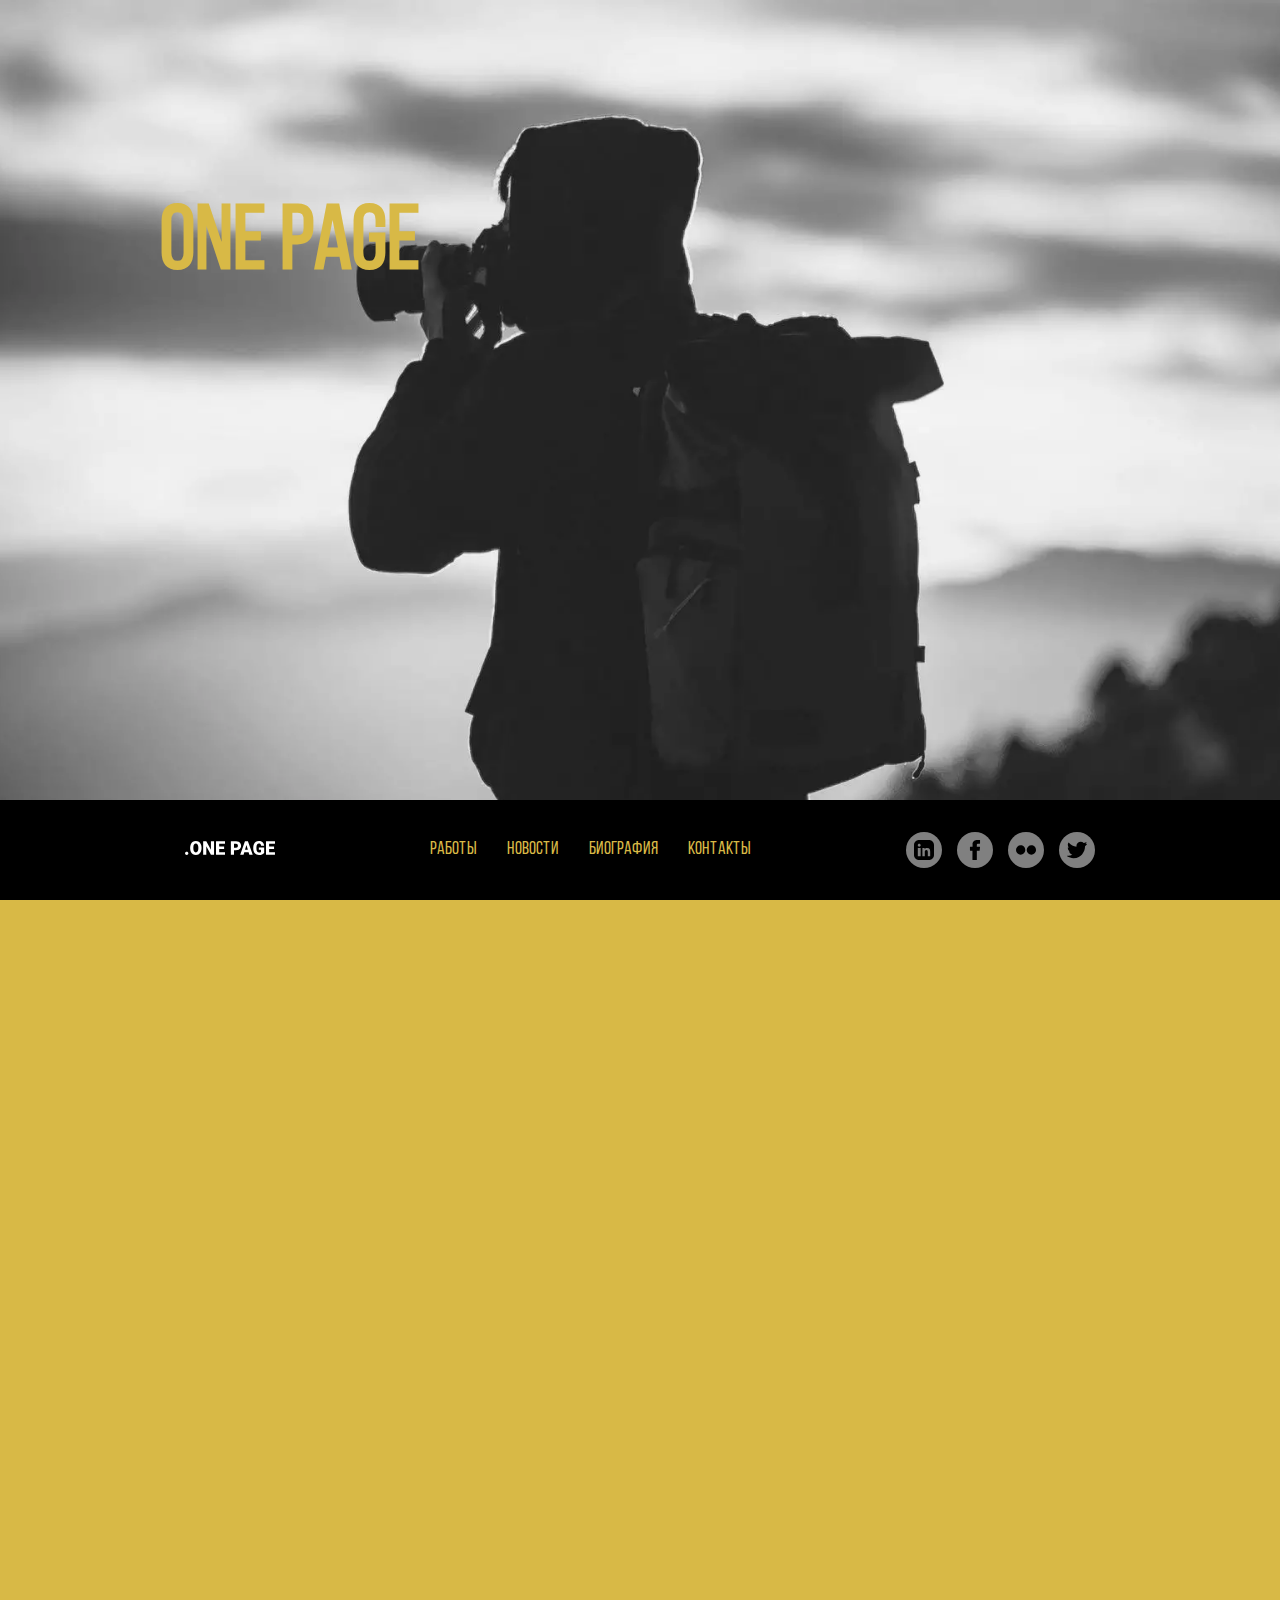
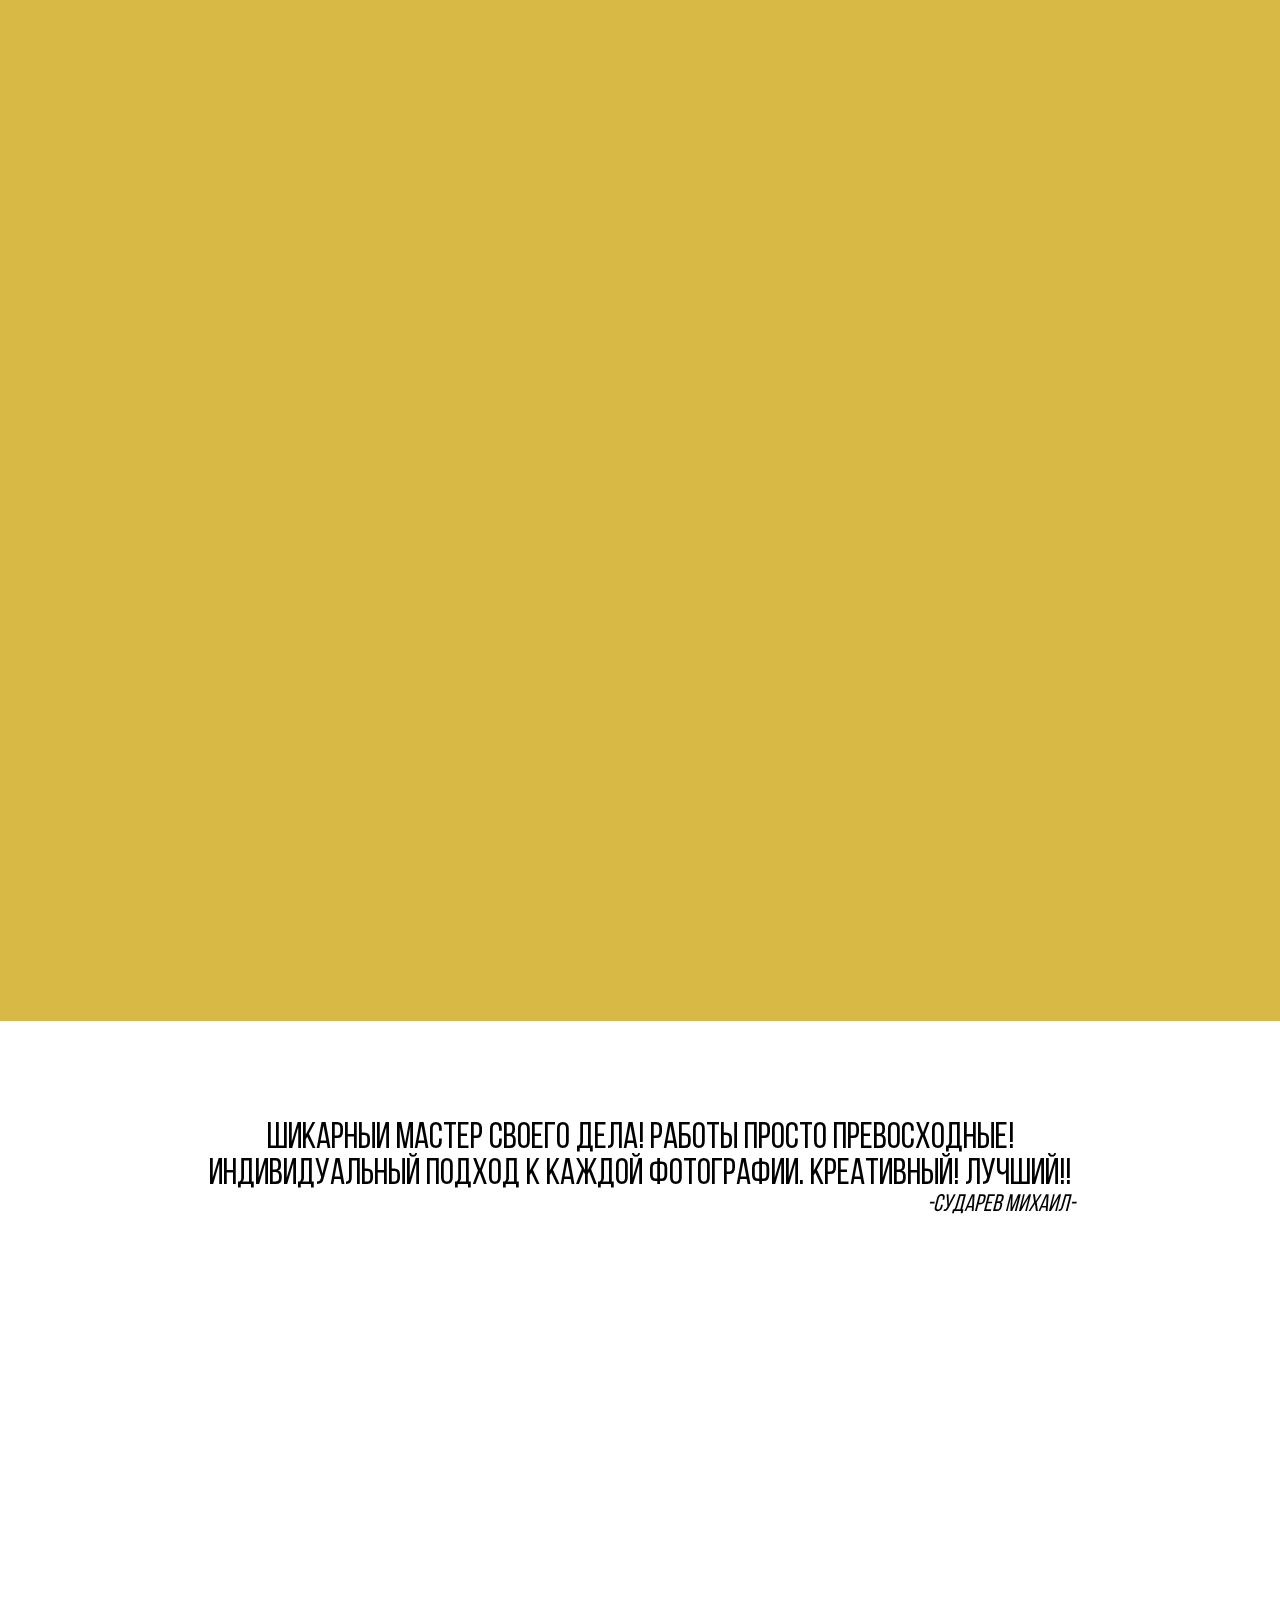
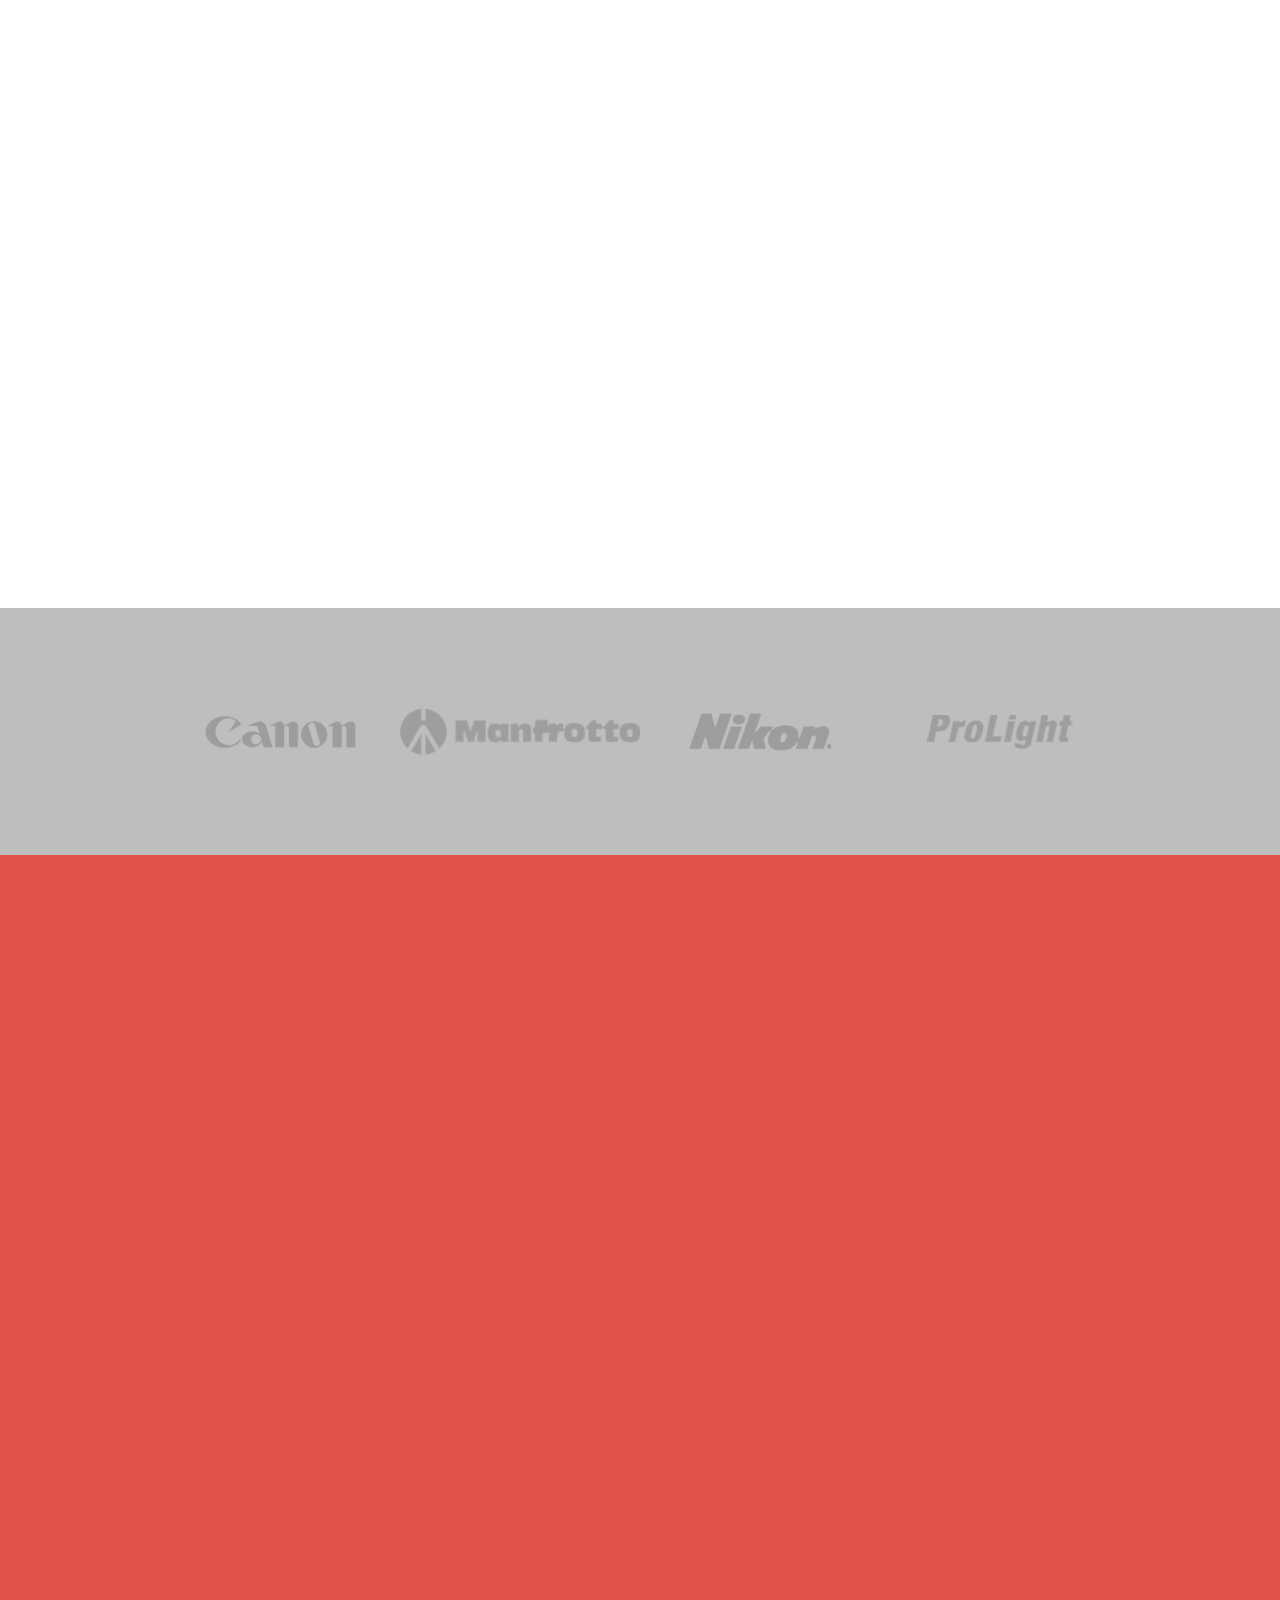
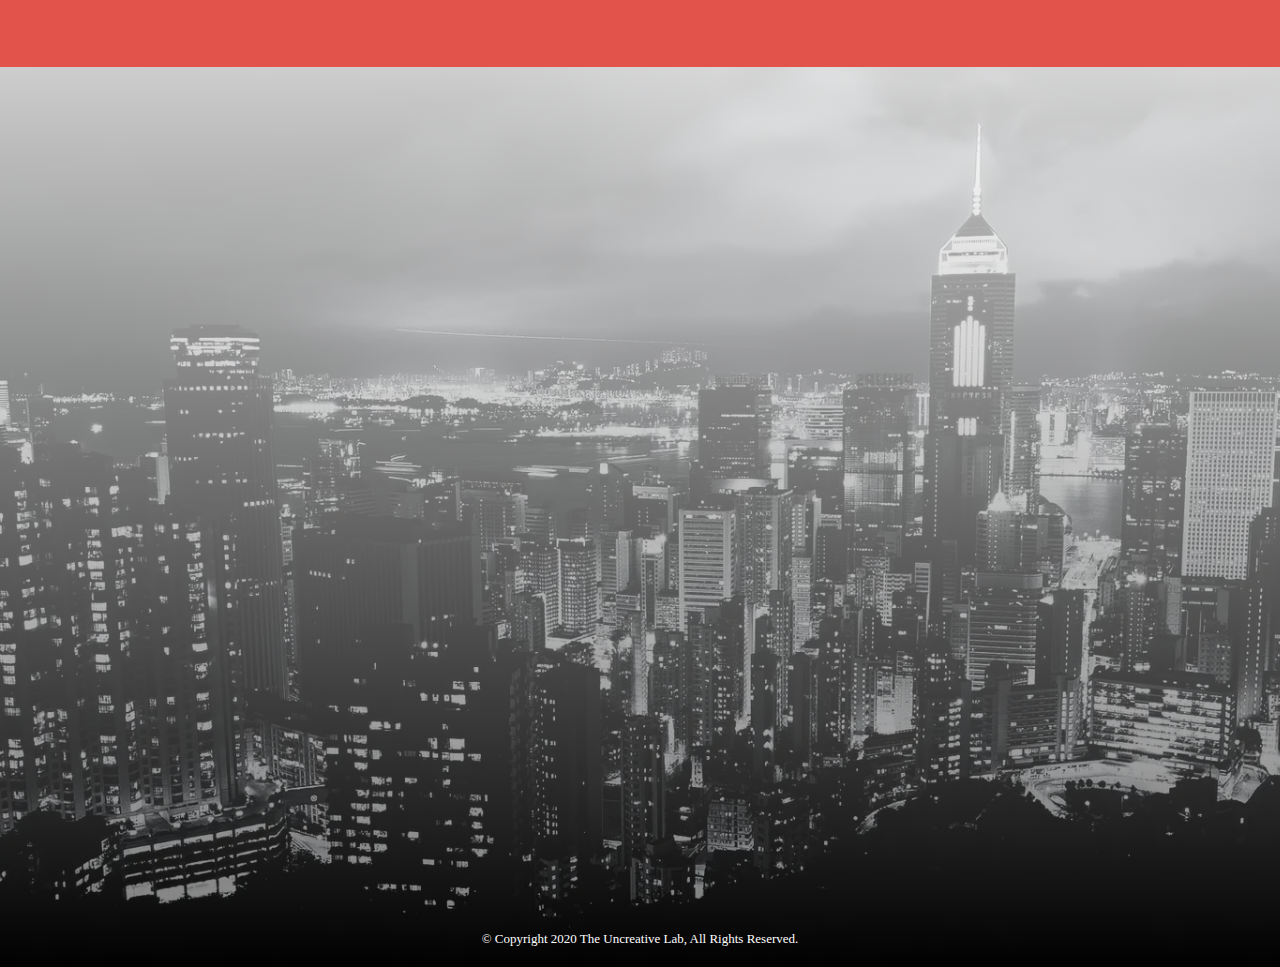
<file: OnePage/index.html>
<!DOCTYPE html><html lang="en"><head>    <meta charset="UTF-8">    <meta name="viewport" content="width=device-width, initial-scale=1.0">    <title>OnePage</title>    <link rel="stylesheet" type="text/css" href="css/style.css"></head><body>    <header class="header">        <div class="header__content">			<div class="container">				<h1 class="header__title">ONE PAGE</h1>			</div>        </div>        <div class="header__footer">            <div class="header__body">				<div class="header__logo"><picture><source srcset="images/icons/logo.svg" type="image/webp"><img src="images/icons/logo.svg" alt="#"></picture></div>				<div class="header__toggle">					<span></span>				</div>                <nav class="header__menu menu-header">                    <ul class="menu-header__list">                        <li class="menu-header__item"><a href="#porfolio" class="menu-header__link">Работы</a></li>                        <li class="menu-header__item"><a href="#news" class="menu-header__link">Новости</a></li>                        <li class="menu-header__item"><a href="#biography" class="menu-header__link">Биография</a></li>                        <li class="menu-header__item"><a href="#footer" class="menu-header__link">Контакты</a></li>                    </ul>                </nav>                <div class="page-social">                    <a href="#" class="page-social__link"><picture><source srcset="images/icons/linkedin-svgrepo-com.svg" type="image/webp"><img src="images/icons/linkedin-svgrepo-com.svg" alt="#" class="page-social__icon"></picture></a>                    <a href="#" class="page-social__link"><picture><source srcset="images/icons/facebook-svgrepo-com.svg" type="image/webp"><img src="images/icons/facebook-svgrepo-com.svg" alt="#" class="page-social__icon"></picture></a>                    <a href="#" class="page-social__link"><picture><source srcset="images/icons/flickr-svgrepo-com.svg" type="image/webp"><img src="images/icons/flickr-svgrepo-com.svg" alt="#" class="page-social__icon"></picture></a>                    <a href="#" class="page-social__link"><picture><source srcset="images/icons/twitter-svgrepo-com.svg" type="image/webp"><img src="images/icons/twitter-svgrepo-com.svg" alt="#" class="page-social__icon"></picture></a>                </div>            </div>        </div>    </header>    <main class="main">        <section class="portfolio page-section" id="porfolio">            <div class="container">                <div class="portfolio__title page-title wow animate__animated animate__fadeInDown">                    <h3 class="page-title__title">портфолио</h3>                    <h4 class="page-title__subtitle">Безупречный модный личный уличный портрет</h4>                </div>                <div class="portfolio__gallery portfolio-gallery">                    <div class="portfolio-gallery__row wow animate__animated  animate__backInLeft">						<div class="portfolio-gallery__column portfolio-gallery__column--medium">							<div class="portfolio-gallery__item gallery-item">                            <picture><source srcset="images/gallery/photo1.webp" type="image/webp"><img src="images/gallery/photo1.jpg" alt="#" class="gallery-item__img"></picture>                            <div class="gallery-item__hover item-hover">                                <div class="item-hover__links hover-links">                                    <a href="#" class="hover-links__link">                                        <svg class="hover-links__svg" version="1.1" id="Capa_1" xmlns="http://www.w3.org/2000/svg" xmlns:xlink="http://www.w3.org/1999/xlink" x="0px" y="0px"	 width="30px" height="30px" viewBox="0 0 36.129 36.129" style="enable-background:new 0 0 36.129 36.129;"	 xml:space="preserve"><g>	<path d="M30.32,7.163H1.811C0.812,7.163,0,7.974,0,8.975V31.15c0,0.998,0.812,1.811,1.811,1.811H30.32c1,0,1.812-0.812,1.812-1.811		V8.974C32.129,7.972,31.32,7.163,30.32,7.163z M28.51,10.784v16.323l-4.141-5.026c-0.152-0.185-0.422-0.218-0.615-0.076		l-4.816,3.517l-8.27-8.045c-0.096-0.094-0.229-0.135-0.358-0.127c-0.134,0.012-0.253,0.083-0.329,0.191l-6.359,9.099V10.784H28.51		L28.51,10.784z M17.65,17.573c0-1.623,1.319-2.943,2.94-2.943c1.623,0,2.941,1.32,2.941,2.943c0,1.619-1.318,2.941-2.941,2.941		C18.969,20.514,17.65,19.191,17.65,17.573z M34.771,26.396c-0.75,0-1.356-0.608-1.356-1.356V5.88H5.206		c-0.75,0-1.357-0.606-1.357-1.356c0-0.749,0.607-1.356,1.357-1.356h29.565c0.75,0,1.357,0.607,1.357,1.356v20.517		C36.129,25.788,35.521,26.396,34.771,26.396z"/>                                        </svg>                                    </a>                                    <a href="#" class="hover-links__link">                                        <svg class="hover-links__svg" version="1.1" id="Capa_1" xmlns="http://www.w3.org/2000/svg" xmlns:xlink="http://www.w3.org/1999/xlink" x="0px" y="0px"										width="30px" height="30px" viewBox="0 0 593.52 593.52" style="enable-background:new 0 0 593.52 593.52;"	 xml:space="preserve"><g>	<g>		<path d="M500.45,15.736C490.624,5.911,477.562,0.5,463.667,0.5s-26.959,5.411-36.783,15.236L270.42,172.2			c-9.826,9.825-15.236,22.888-15.236,36.784c0,13.895,5.411,26.958,15.236,36.784l23.52,23.52l-24.651,24.651l-23.52-23.52			c-9.825-9.826-22.888-15.236-36.784-15.236c-0.001,0,0,0,0,0c-13.895,0-26.959,5.412-36.784,15.236L15.737,426.883			c-9.826,9.824-15.236,22.887-15.236,36.783c0,13.895,5.411,26.959,15.236,36.783l77.333,77.334			c9.826,9.824,22.889,15.236,36.784,15.236c13.895,0,26.958-5.412,36.783-15.236l156.463-156.465			c9.826-9.824,15.236-22.889,15.236-36.783c0-13.896-5.41-26.959-15.236-36.783l-23.52-23.521l24.65-24.65l23.52,23.52			c9.826,9.826,22.889,15.236,36.785,15.236c13.895,0,26.957-5.412,36.783-15.236l156.463-156.464			c9.826-9.825,15.236-22.888,15.236-36.784s-5.41-26.958-15.236-36.784L500.45,15.736z M292.809,378.043			c2.339,2.34,2.688,5.072,2.688,6.492s-0.349,4.15-2.689,6.49L136.345,547.49c-2.339,2.338-5.07,2.688-6.49,2.688			s-4.152-0.348-6.491-2.689L46.03,470.156c-2.339-2.338-2.689-5.07-2.689-6.49s0.349-4.152,2.689-6.49l156.464-156.465			c2.339-2.34,5.071-2.689,6.491-2.689c1.42,0,4.151,0.35,6.49,2.689l23.521,23.521l-42.249,42.248			c-8.365,8.365-8.365,21.928,0,30.293c4.183,4.182,9.665,6.273,15.146,6.273c5.482,0,10.964-2.092,15.146-6.273l42.249-42.25			L292.809,378.043z M547.491,136.344L391.026,292.808c-2.338,2.339-5.07,2.688-6.49,2.688s-4.152-0.349-6.49-2.689l-23.521-23.521			l44.473-44.472c8.365-8.365,8.365-21.927,0-30.292c-8.365-8.365-21.928-8.365-30.293,0l-44.473,44.472l-23.52-23.521			c-2.34-2.339-2.689-5.07-2.689-6.49c0-1.42,0.35-4.152,2.689-6.491L457.177,46.029c2.338-2.339,5.07-2.688,6.49-2.688			s4.15,0.349,6.49,2.689l77.334,77.332c2.34,2.339,2.688,5.071,2.688,6.491C550.179,131.272,549.831,134.004,547.491,136.344z"/>		<path d="M129.854,593.52c-14.027,0-27.216-5.463-37.137-15.383l-77.333-77.334c-9.92-9.918-15.383-23.107-15.383-37.137			c0-14.03,5.463-27.219,15.383-37.137l156.463-156.464c9.919-9.92,23.108-15.383,37.137-15.383s27.219,5.463,37.138,15.383			l23.167,23.167l23.944-23.944l-23.167-23.167c-9.92-9.919-15.383-23.108-15.383-37.137c0-14.029,5.463-27.218,15.383-37.137			L426.53,15.383C436.449,5.463,449.638,0,463.667,0c14.027,0,27.217,5.463,37.137,15.383l77.332,77.332			c9.92,9.919,15.383,23.107,15.383,37.137s-5.463,27.219-15.383,37.137L421.673,323.453c-9.922,9.92-23.11,15.383-37.137,15.383			c-14.029,0-27.219-5.463-37.139-15.383l-23.166-23.166l-23.943,23.943l23.166,23.168c9.92,9.918,15.383,23.106,15.383,37.137			s-5.463,27.219-15.383,37.137L166.991,578.137C157.071,588.057,143.882,593.52,129.854,593.52z M208.985,255.683			c-13.762,0-26.7,5.359-36.431,15.09L16.091,427.236c-9.731,9.729-15.09,22.667-15.09,36.43s5.359,26.7,15.09,36.43l77.333,77.334			c9.732,9.73,22.67,15.09,36.43,15.09c13.761,0,26.698-5.359,36.43-15.09l156.463-156.465c9.73-9.729,15.09-22.667,15.09-36.43			s-5.359-26.701-15.09-36.43l-23.873-23.875l25.357-25.357l23.873,23.873c9.73,9.73,22.669,15.09,36.432,15.09			c13.759,0,26.697-5.359,36.43-15.09l156.463-156.464c9.73-9.73,15.09-22.668,15.09-36.43s-5.359-26.7-15.09-36.43L500.097,16.09			C490.365,6.359,477.428,1,463.667,1c-13.762,0-26.7,5.359-36.43,15.09L270.773,172.554c-9.731,9.73-15.09,22.668-15.09,36.43			c0,13.762,5.359,26.699,15.09,36.43l23.874,23.874l-25.358,25.358l-23.874-23.874			C235.685,261.042,222.747,255.683,208.985,255.683z M129.854,550.678c-1.499,0-4.38-0.368-6.845-2.836L45.676,470.51			c-2.467-2.466-2.835-5.346-2.835-6.844s0.368-4.379,2.835-6.844L202.14,300.357c2.467-2.468,5.347-2.836,6.845-2.836			c1.497,0,4.377,0.368,6.844,2.836l23.874,23.875l-42.602,42.602c-8.156,8.157-8.156,21.429,0,29.586			c3.952,3.951,9.206,6.127,14.793,6.127s10.841-2.176,14.793-6.127l42.602-42.604l23.874,23.873			c2.467,2.467,2.835,5.348,2.835,6.846c0,1.497-0.369,4.377-2.835,6.844L136.698,547.844			C134.231,550.31,131.352,550.678,129.854,550.678z M208.985,298.521c-1.343,0-3.925,0.33-6.138,2.543L46.383,457.529			c-2.212,2.21-2.542,4.793-2.542,6.137c0,1.343,0.331,3.926,2.542,6.137l77.333,77.332c2.21,2.213,4.794,2.543,6.138,2.543			c1.342,0,3.924-0.33,6.137-2.541l156.464-156.465c2.212-2.212,2.542-4.794,2.542-6.137s-0.33-3.927-2.542-6.139l-23.167-23.166			l-41.895,41.896c-4.141,4.14-9.646,6.42-15.5,6.42s-11.359-2.28-15.5-6.42c-8.546-8.547-8.546-22.453,0-31l41.895-41.895			l-23.167-23.168C212.909,298.852,210.327,298.521,208.985,298.521z M384.536,295.997c-1.498,0-4.379-0.368-6.844-2.835			l-23.875-23.874l44.826-44.825c3.951-3.951,6.128-9.205,6.128-14.792c0-5.588-2.177-10.842-6.128-14.793			s-9.205-6.127-14.793-6.127s-10.842,2.176-14.793,6.127l-44.826,44.826l-23.873-23.874c-2.468-2.466-2.836-5.347-2.836-6.844			c0-1.498,0.368-4.378,2.836-6.844L456.823,45.675c2.466-2.467,5.346-2.835,6.844-2.835c1.497,0,4.377,0.369,6.844,2.836			l77.334,77.332c2.466,2.465,2.834,5.347,2.834,6.845s-0.368,4.379-2.834,6.844L391.38,293.162			C388.915,295.628,386.034,295.997,384.536,295.997z M355.231,269.287l23.168,23.167c2.21,2.212,4.793,2.542,6.137,2.542			c1.343,0,3.926-0.33,6.137-2.542L547.138,135.99c2.211-2.21,2.541-4.794,2.541-6.137s-0.33-3.927-2.541-6.138l-77.334-77.332			c-2.212-2.212-4.794-2.543-6.137-2.543s-3.926,0.33-6.137,2.542L301.065,202.847c-2.213,2.212-2.543,4.794-2.543,6.137			s0.33,3.925,2.543,6.137l23.166,23.167l44.119-44.119c4.141-4.14,9.645-6.42,15.5-6.42s11.359,2.28,15.5,6.42			c8.547,8.546,8.547,22.453,0,31L355.231,269.287z"/>	</g>                                        </svg>                                    </a>                                    <a href="#" class="hover-links__link">                                        <svg class="hover-links__svg" version="1.1" id="Layer_1" xmlns="http://www.w3.org/2000/svg" xmlns:xlink="http://www.w3.org/1999/xlink" x="0px" y="0px"	 viewBox="0 0 496.158 496.158" width="30px" height="30px" style="enable-background:new 0 0 496.158 496.158;" xml:space="preserve"><path style="fill: #000000;;" d="M496.158,248.085c0-137.022-111.069-248.082-248.075-248.082C111.07,0.003,0,111.063,0,248.085	c0,137.001,111.07,248.07,248.083,248.07C385.089,496.155,496.158,385.086,496.158,248.085z"/><g>	<path style="fill:#FFFFFF;" d="M315.249,359.555c-1.387-2.032-4.048-2.755-6.27-1.702c-24.582,11.637-52.482,23.94-57.958,25.015		c-0.138-0.123-0.357-0.348-0.644-0.737c-0.742-1.005-1.103-2.318-1.103-4.015c0-13.905,10.495-56.205,31.192-125.719		c17.451-58.406,19.469-70.499,19.469-74.514c0-6.198-2.373-11.435-6.865-15.146c-4.267-3.519-10.229-5.302-17.719-5.302		c-12.459,0-26.899,4.73-44.146,14.461c-16.713,9.433-35.352,25.41-55.396,47.487c-1.569,1.729-1.733,4.314-0.395,6.228		c1.34,1.915,3.825,2.644,5.986,1.764c7.037-2.872,42.402-17.359,47.557-20.597c4.221-2.646,7.875-3.989,10.861-3.989		c0.107,0,0.199,0.004,0.276,0.01c0.036,0.198,0.07,0.5,0.07,0.933c0,3.047-0.627,6.654-1.856,10.703		c-30.136,97.641-44.785,157.498-44.785,182.994c0,8.998,2.501,16.242,7.432,21.528c5.025,5.393,11.803,8.127,20.146,8.127		c8.891,0,19.712-3.714,33.08-11.354c12.936-7.392,32.68-23.653,60.363-49.717C316.337,364.326,316.636,361.587,315.249,359.555z"/>	<path style="fill:#FFFFFF;" d="M314.282,76.672c-4.925-5.041-11.227-7.597-18.729-7.597c-9.34,0-17.475,3.691-24.176,10.971		c-6.594,7.16-9.938,15.946-9.938,26.113c0,8.033,2.463,14.69,7.32,19.785c4.922,5.172,11.139,7.794,18.476,7.794		c8.958,0,17.049-3.898,24.047-11.586c6.876-7.553,10.363-16.433,10.363-26.393C321.646,88.105,319.169,81.684,314.282,76.672z"/>                                        </svg>                                    </a>                                    <a href="#" class="hover-links__link">                                        <svg class="hover-links__svg" version="1.1" id="Capa_1" xmlns="http://www.w3.org/2000/svg" xmlns:xlink="http://www.w3.org/1999/xlink" x="0px" y="0px"	 viewBox="0 0 51.997 51.997" width="30px" height="30px" style="enable-background:new 0 0 51.997 51.997;" xml:space="preserve"><path d="M51.911,16.242C51.152,7.888,45.239,1.827,37.839,1.827c-4.93,0-9.444,2.653-11.984,6.905	c-2.517-4.307-6.846-6.906-11.697-6.906c-7.399,0-13.313,6.061-14.071,14.415c-0.06,0.369-0.306,2.311,0.442,5.478	c1.078,4.568,3.568,8.723,7.199,12.013l18.115,16.439l18.426-16.438c3.631-3.291,6.121-7.445,7.199-12.014	C52.216,18.553,51.97,16.611,51.911,16.242z"/>                                        </svg>                                    </a>                                </div>                            </div>                        </div></div>							<div class="portfolio-gallery__column portfolio-gallery__column--medium">							<div class="portfolio-gallery__item gallery-item">                            <picture><source srcset="images/gallery/photo2.webp" type="image/webp"><img src="images/gallery/photo2.jpg" alt="#" class="gallery-item__img"></picture>                            <div class="gallery-item__hover item-hover">                                <div class="item-hover__links hover-links">                                    <a href="#" class="hover-links__link">                                       <svg class="hover-links__svg" version="1.1" id="Capa_1" xmlns="http://www.w3.org/2000/svg" xmlns:xlink="http://www.w3.org/1999/xlink" x="0px" y="0px"	 width="30px" height="30px" viewBox="0 0 36.129 36.129" style="enable-background:new 0 0 36.129 36.129;"	 xml:space="preserve"><g>	<path d="M30.32,7.163H1.811C0.812,7.163,0,7.974,0,8.975V31.15c0,0.998,0.812,1.811,1.811,1.811H30.32c1,0,1.812-0.812,1.812-1.811		V8.974C32.129,7.972,31.32,7.163,30.32,7.163z M28.51,10.784v16.323l-4.141-5.026c-0.152-0.185-0.422-0.218-0.615-0.076		l-4.816,3.517l-8.27-8.045c-0.096-0.094-0.229-0.135-0.358-0.127c-0.134,0.012-0.253,0.083-0.329,0.191l-6.359,9.099V10.784H28.51		L28.51,10.784z M17.65,17.573c0-1.623,1.319-2.943,2.94-2.943c1.623,0,2.941,1.32,2.941,2.943c0,1.619-1.318,2.941-2.941,2.941		C18.969,20.514,17.65,19.191,17.65,17.573z M34.771,26.396c-0.75,0-1.356-0.608-1.356-1.356V5.88H5.206		c-0.75,0-1.357-0.606-1.357-1.356c0-0.749,0.607-1.356,1.357-1.356h29.565c0.75,0,1.357,0.607,1.357,1.356v20.517		C36.129,25.788,35.521,26.396,34.771,26.396z"/>                                        </svg>                                    </a>                                    <a href="#" class="hover-links__link">                                        <svg class="hover-links__svg" version="1.1" id="Capa_1" xmlns="http://www.w3.org/2000/svg" xmlns:xlink="http://www.w3.org/1999/xlink" x="0px" y="0px"										width="30px" height="30px" viewBox="0 0 593.52 593.52" style="enable-background:new 0 0 593.52 593.52;"	 xml:space="preserve"><g>	<g>		<path d="M500.45,15.736C490.624,5.911,477.562,0.5,463.667,0.5s-26.959,5.411-36.783,15.236L270.42,172.2			c-9.826,9.825-15.236,22.888-15.236,36.784c0,13.895,5.411,26.958,15.236,36.784l23.52,23.52l-24.651,24.651l-23.52-23.52			c-9.825-9.826-22.888-15.236-36.784-15.236c-0.001,0,0,0,0,0c-13.895,0-26.959,5.412-36.784,15.236L15.737,426.883			c-9.826,9.824-15.236,22.887-15.236,36.783c0,13.895,5.411,26.959,15.236,36.783l77.333,77.334			c9.826,9.824,22.889,15.236,36.784,15.236c13.895,0,26.958-5.412,36.783-15.236l156.463-156.465			c9.826-9.824,15.236-22.889,15.236-36.783c0-13.896-5.41-26.959-15.236-36.783l-23.52-23.521l24.65-24.65l23.52,23.52			c9.826,9.826,22.889,15.236,36.785,15.236c13.895,0,26.957-5.412,36.783-15.236l156.463-156.464			c9.826-9.825,15.236-22.888,15.236-36.784s-5.41-26.958-15.236-36.784L500.45,15.736z M292.809,378.043			c2.339,2.34,2.688,5.072,2.688,6.492s-0.349,4.15-2.689,6.49L136.345,547.49c-2.339,2.338-5.07,2.688-6.49,2.688			s-4.152-0.348-6.491-2.689L46.03,470.156c-2.339-2.338-2.689-5.07-2.689-6.49s0.349-4.152,2.689-6.49l156.464-156.465			c2.339-2.34,5.071-2.689,6.491-2.689c1.42,0,4.151,0.35,6.49,2.689l23.521,23.521l-42.249,42.248			c-8.365,8.365-8.365,21.928,0,30.293c4.183,4.182,9.665,6.273,15.146,6.273c5.482,0,10.964-2.092,15.146-6.273l42.249-42.25			L292.809,378.043z M547.491,136.344L391.026,292.808c-2.338,2.339-5.07,2.688-6.49,2.688s-4.152-0.349-6.49-2.689l-23.521-23.521			l44.473-44.472c8.365-8.365,8.365-21.927,0-30.292c-8.365-8.365-21.928-8.365-30.293,0l-44.473,44.472l-23.52-23.521			c-2.34-2.339-2.689-5.07-2.689-6.49c0-1.42,0.35-4.152,2.689-6.491L457.177,46.029c2.338-2.339,5.07-2.688,6.49-2.688			s4.15,0.349,6.49,2.689l77.334,77.332c2.34,2.339,2.688,5.071,2.688,6.491C550.179,131.272,549.831,134.004,547.491,136.344z"/>		<path d="M129.854,593.52c-14.027,0-27.216-5.463-37.137-15.383l-77.333-77.334c-9.92-9.918-15.383-23.107-15.383-37.137			c0-14.03,5.463-27.219,15.383-37.137l156.463-156.464c9.919-9.92,23.108-15.383,37.137-15.383s27.219,5.463,37.138,15.383			l23.167,23.167l23.944-23.944l-23.167-23.167c-9.92-9.919-15.383-23.108-15.383-37.137c0-14.029,5.463-27.218,15.383-37.137			L426.53,15.383C436.449,5.463,449.638,0,463.667,0c14.027,0,27.217,5.463,37.137,15.383l77.332,77.332			c9.92,9.919,15.383,23.107,15.383,37.137s-5.463,27.219-15.383,37.137L421.673,323.453c-9.922,9.92-23.11,15.383-37.137,15.383			c-14.029,0-27.219-5.463-37.139-15.383l-23.166-23.166l-23.943,23.943l23.166,23.168c9.92,9.918,15.383,23.106,15.383,37.137			s-5.463,27.219-15.383,37.137L166.991,578.137C157.071,588.057,143.882,593.52,129.854,593.52z M208.985,255.683			c-13.762,0-26.7,5.359-36.431,15.09L16.091,427.236c-9.731,9.729-15.09,22.667-15.09,36.43s5.359,26.7,15.09,36.43l77.333,77.334			c9.732,9.73,22.67,15.09,36.43,15.09c13.761,0,26.698-5.359,36.43-15.09l156.463-156.465c9.73-9.729,15.09-22.667,15.09-36.43			s-5.359-26.701-15.09-36.43l-23.873-23.875l25.357-25.357l23.873,23.873c9.73,9.73,22.669,15.09,36.432,15.09			c13.759,0,26.697-5.359,36.43-15.09l156.463-156.464c9.73-9.73,15.09-22.668,15.09-36.43s-5.359-26.7-15.09-36.43L500.097,16.09			C490.365,6.359,477.428,1,463.667,1c-13.762,0-26.7,5.359-36.43,15.09L270.773,172.554c-9.731,9.73-15.09,22.668-15.09,36.43			c0,13.762,5.359,26.699,15.09,36.43l23.874,23.874l-25.358,25.358l-23.874-23.874			C235.685,261.042,222.747,255.683,208.985,255.683z M129.854,550.678c-1.499,0-4.38-0.368-6.845-2.836L45.676,470.51			c-2.467-2.466-2.835-5.346-2.835-6.844s0.368-4.379,2.835-6.844L202.14,300.357c2.467-2.468,5.347-2.836,6.845-2.836			c1.497,0,4.377,0.368,6.844,2.836l23.874,23.875l-42.602,42.602c-8.156,8.157-8.156,21.429,0,29.586			c3.952,3.951,9.206,6.127,14.793,6.127s10.841-2.176,14.793-6.127l42.602-42.604l23.874,23.873			c2.467,2.467,2.835,5.348,2.835,6.846c0,1.497-0.369,4.377-2.835,6.844L136.698,547.844			C134.231,550.31,131.352,550.678,129.854,550.678z M208.985,298.521c-1.343,0-3.925,0.33-6.138,2.543L46.383,457.529			c-2.212,2.21-2.542,4.793-2.542,6.137c0,1.343,0.331,3.926,2.542,6.137l77.333,77.332c2.21,2.213,4.794,2.543,6.138,2.543			c1.342,0,3.924-0.33,6.137-2.541l156.464-156.465c2.212-2.212,2.542-4.794,2.542-6.137s-0.33-3.927-2.542-6.139l-23.167-23.166			l-41.895,41.896c-4.141,4.14-9.646,6.42-15.5,6.42s-11.359-2.28-15.5-6.42c-8.546-8.547-8.546-22.453,0-31l41.895-41.895			l-23.167-23.168C212.909,298.852,210.327,298.521,208.985,298.521z M384.536,295.997c-1.498,0-4.379-0.368-6.844-2.835			l-23.875-23.874l44.826-44.825c3.951-3.951,6.128-9.205,6.128-14.792c0-5.588-2.177-10.842-6.128-14.793			s-9.205-6.127-14.793-6.127s-10.842,2.176-14.793,6.127l-44.826,44.826l-23.873-23.874c-2.468-2.466-2.836-5.347-2.836-6.844			c0-1.498,0.368-4.378,2.836-6.844L456.823,45.675c2.466-2.467,5.346-2.835,6.844-2.835c1.497,0,4.377,0.369,6.844,2.836			l77.334,77.332c2.466,2.465,2.834,5.347,2.834,6.845s-0.368,4.379-2.834,6.844L391.38,293.162			C388.915,295.628,386.034,295.997,384.536,295.997z M355.231,269.287l23.168,23.167c2.21,2.212,4.793,2.542,6.137,2.542			c1.343,0,3.926-0.33,6.137-2.542L547.138,135.99c2.211-2.21,2.541-4.794,2.541-6.137s-0.33-3.927-2.541-6.138l-77.334-77.332			c-2.212-2.212-4.794-2.543-6.137-2.543s-3.926,0.33-6.137,2.542L301.065,202.847c-2.213,2.212-2.543,4.794-2.543,6.137			s0.33,3.925,2.543,6.137l23.166,23.167l44.119-44.119c4.141-4.14,9.645-6.42,15.5-6.42s11.359,2.28,15.5,6.42			c8.547,8.546,8.547,22.453,0,31L355.231,269.287z"/>	</g>                                        </svg>                                    </a>                                    <a href="#" class="hover-links__link">                                        <svg class="hover-links__svg" version="1.1" id="Layer_1" xmlns="http://www.w3.org/2000/svg" xmlns:xlink="http://www.w3.org/1999/xlink" x="0px" y="0px"	 viewBox="0 0 496.158 496.158" width="30px" height="30px" style="enable-background:new 0 0 496.158 496.158;" xml:space="preserve"><path style="fill: #000000;;" d="M496.158,248.085c0-137.022-111.069-248.082-248.075-248.082C111.07,0.003,0,111.063,0,248.085	c0,137.001,111.07,248.07,248.083,248.07C385.089,496.155,496.158,385.086,496.158,248.085z"/><g>	<path style="fill:#FFFFFF;" d="M315.249,359.555c-1.387-2.032-4.048-2.755-6.27-1.702c-24.582,11.637-52.482,23.94-57.958,25.015		c-0.138-0.123-0.357-0.348-0.644-0.737c-0.742-1.005-1.103-2.318-1.103-4.015c0-13.905,10.495-56.205,31.192-125.719		c17.451-58.406,19.469-70.499,19.469-74.514c0-6.198-2.373-11.435-6.865-15.146c-4.267-3.519-10.229-5.302-17.719-5.302		c-12.459,0-26.899,4.73-44.146,14.461c-16.713,9.433-35.352,25.41-55.396,47.487c-1.569,1.729-1.733,4.314-0.395,6.228		c1.34,1.915,3.825,2.644,5.986,1.764c7.037-2.872,42.402-17.359,47.557-20.597c4.221-2.646,7.875-3.989,10.861-3.989		c0.107,0,0.199,0.004,0.276,0.01c0.036,0.198,0.07,0.5,0.07,0.933c0,3.047-0.627,6.654-1.856,10.703		c-30.136,97.641-44.785,157.498-44.785,182.994c0,8.998,2.501,16.242,7.432,21.528c5.025,5.393,11.803,8.127,20.146,8.127		c8.891,0,19.712-3.714,33.08-11.354c12.936-7.392,32.68-23.653,60.363-49.717C316.337,364.326,316.636,361.587,315.249,359.555z"/>	<path style="fill:#FFFFFF;" d="M314.282,76.672c-4.925-5.041-11.227-7.597-18.729-7.597c-9.34,0-17.475,3.691-24.176,10.971		c-6.594,7.16-9.938,15.946-9.938,26.113c0,8.033,2.463,14.69,7.32,19.785c4.922,5.172,11.139,7.794,18.476,7.794		c8.958,0,17.049-3.898,24.047-11.586c6.876-7.553,10.363-16.433,10.363-26.393C321.646,88.105,319.169,81.684,314.282,76.672z"/>                                        </svg>                                    </a>                                    <a href="#" class="hover-links__link">                                        <svg class="hover-links__svg" version="1.1" id="Capa_1" xmlns="http://www.w3.org/2000/svg" xmlns:xlink="http://www.w3.org/1999/xlink" x="0px" y="0px"	 viewBox="0 0 51.997 51.997" width="30px" height="30px" style="enable-background:new 0 0 51.997 51.997;" xml:space="preserve"><path d="M51.911,16.242C51.152,7.888,45.239,1.827,37.839,1.827c-4.93,0-9.444,2.653-11.984,6.905	c-2.517-4.307-6.846-6.906-11.697-6.906c-7.399,0-13.313,6.061-14.071,14.415c-0.06,0.369-0.306,2.311,0.442,5.478	c1.078,4.568,3.568,8.723,7.199,12.013l18.115,16.439l18.426-16.438c3.631-3.291,6.121-7.445,7.199-12.014	C52.216,18.553,51.97,16.611,51.911,16.242z"/>                                        </svg>                                    </a>                                </div>                            </div>						</div></div>                    </div>                    <div class="portfolio-gallery__row wow animate__animated  animate__backInRight">						<div class="portfolio-gallery__column portfolio-gallery__column--medium">							<div class="portfolio-gallery__item gallery-item">                            <picture><source srcset="images/gallery/photo4.webp" type="image/webp"><img src="images/gallery/photo4.jpg" alt="#" class="gallery-item__img"></picture>                            <div class="gallery-item__hover item-hover">                                <div class="item-hover__links hover-links">                                    <a href="#" class="hover-links__link">                                        <svg class="hover-links__svg" version="1.1" id="Capa_1" xmlns="http://www.w3.org/2000/svg" xmlns:xlink="http://www.w3.org/1999/xlink" x="0px" y="0px"	 width="30px" height="30px" viewBox="0 0 36.129 36.129" style="enable-background:new 0 0 36.129 36.129;"	 xml:space="preserve"><g>	<path d="M30.32,7.163H1.811C0.812,7.163,0,7.974,0,8.975V31.15c0,0.998,0.812,1.811,1.811,1.811H30.32c1,0,1.812-0.812,1.812-1.811		V8.974C32.129,7.972,31.32,7.163,30.32,7.163z M28.51,10.784v16.323l-4.141-5.026c-0.152-0.185-0.422-0.218-0.615-0.076		l-4.816,3.517l-8.27-8.045c-0.096-0.094-0.229-0.135-0.358-0.127c-0.134,0.012-0.253,0.083-0.329,0.191l-6.359,9.099V10.784H28.51		L28.51,10.784z M17.65,17.573c0-1.623,1.319-2.943,2.94-2.943c1.623,0,2.941,1.32,2.941,2.943c0,1.619-1.318,2.941-2.941,2.941		C18.969,20.514,17.65,19.191,17.65,17.573z M34.771,26.396c-0.75,0-1.356-0.608-1.356-1.356V5.88H5.206		c-0.75,0-1.357-0.606-1.357-1.356c0-0.749,0.607-1.356,1.357-1.356h29.565c0.75,0,1.357,0.607,1.357,1.356v20.517		C36.129,25.788,35.521,26.396,34.771,26.396z"/>                                        </svg>                                    </a>                                    <a href="#" class="hover-links__link">                                        <svg class="hover-links__svg" version="1.1" id="Capa_1" xmlns="http://www.w3.org/2000/svg" xmlns:xlink="http://www.w3.org/1999/xlink" x="0px" y="0px"										width="30px" height="30px" viewBox="0 0 593.52 593.52" style="enable-background:new 0 0 593.52 593.52;"	 xml:space="preserve"><g>	<g>		<path d="M500.45,15.736C490.624,5.911,477.562,0.5,463.667,0.5s-26.959,5.411-36.783,15.236L270.42,172.2			c-9.826,9.825-15.236,22.888-15.236,36.784c0,13.895,5.411,26.958,15.236,36.784l23.52,23.52l-24.651,24.651l-23.52-23.52			c-9.825-9.826-22.888-15.236-36.784-15.236c-0.001,0,0,0,0,0c-13.895,0-26.959,5.412-36.784,15.236L15.737,426.883			c-9.826,9.824-15.236,22.887-15.236,36.783c0,13.895,5.411,26.959,15.236,36.783l77.333,77.334			c9.826,9.824,22.889,15.236,36.784,15.236c13.895,0,26.958-5.412,36.783-15.236l156.463-156.465			c9.826-9.824,15.236-22.889,15.236-36.783c0-13.896-5.41-26.959-15.236-36.783l-23.52-23.521l24.65-24.65l23.52,23.52			c9.826,9.826,22.889,15.236,36.785,15.236c13.895,0,26.957-5.412,36.783-15.236l156.463-156.464			c9.826-9.825,15.236-22.888,15.236-36.784s-5.41-26.958-15.236-36.784L500.45,15.736z M292.809,378.043			c2.339,2.34,2.688,5.072,2.688,6.492s-0.349,4.15-2.689,6.49L136.345,547.49c-2.339,2.338-5.07,2.688-6.49,2.688			s-4.152-0.348-6.491-2.689L46.03,470.156c-2.339-2.338-2.689-5.07-2.689-6.49s0.349-4.152,2.689-6.49l156.464-156.465			c2.339-2.34,5.071-2.689,6.491-2.689c1.42,0,4.151,0.35,6.49,2.689l23.521,23.521l-42.249,42.248			c-8.365,8.365-8.365,21.928,0,30.293c4.183,4.182,9.665,6.273,15.146,6.273c5.482,0,10.964-2.092,15.146-6.273l42.249-42.25			L292.809,378.043z M547.491,136.344L391.026,292.808c-2.338,2.339-5.07,2.688-6.49,2.688s-4.152-0.349-6.49-2.689l-23.521-23.521			l44.473-44.472c8.365-8.365,8.365-21.927,0-30.292c-8.365-8.365-21.928-8.365-30.293,0l-44.473,44.472l-23.52-23.521			c-2.34-2.339-2.689-5.07-2.689-6.49c0-1.42,0.35-4.152,2.689-6.491L457.177,46.029c2.338-2.339,5.07-2.688,6.49-2.688			s4.15,0.349,6.49,2.689l77.334,77.332c2.34,2.339,2.688,5.071,2.688,6.491C550.179,131.272,549.831,134.004,547.491,136.344z"/>		<path d="M129.854,593.52c-14.027,0-27.216-5.463-37.137-15.383l-77.333-77.334c-9.92-9.918-15.383-23.107-15.383-37.137			c0-14.03,5.463-27.219,15.383-37.137l156.463-156.464c9.919-9.92,23.108-15.383,37.137-15.383s27.219,5.463,37.138,15.383			l23.167,23.167l23.944-23.944l-23.167-23.167c-9.92-9.919-15.383-23.108-15.383-37.137c0-14.029,5.463-27.218,15.383-37.137			L426.53,15.383C436.449,5.463,449.638,0,463.667,0c14.027,0,27.217,5.463,37.137,15.383l77.332,77.332			c9.92,9.919,15.383,23.107,15.383,37.137s-5.463,27.219-15.383,37.137L421.673,323.453c-9.922,9.92-23.11,15.383-37.137,15.383			c-14.029,0-27.219-5.463-37.139-15.383l-23.166-23.166l-23.943,23.943l23.166,23.168c9.92,9.918,15.383,23.106,15.383,37.137			s-5.463,27.219-15.383,37.137L166.991,578.137C157.071,588.057,143.882,593.52,129.854,593.52z M208.985,255.683			c-13.762,0-26.7,5.359-36.431,15.09L16.091,427.236c-9.731,9.729-15.09,22.667-15.09,36.43s5.359,26.7,15.09,36.43l77.333,77.334			c9.732,9.73,22.67,15.09,36.43,15.09c13.761,0,26.698-5.359,36.43-15.09l156.463-156.465c9.73-9.729,15.09-22.667,15.09-36.43			s-5.359-26.701-15.09-36.43l-23.873-23.875l25.357-25.357l23.873,23.873c9.73,9.73,22.669,15.09,36.432,15.09			c13.759,0,26.697-5.359,36.43-15.09l156.463-156.464c9.73-9.73,15.09-22.668,15.09-36.43s-5.359-26.7-15.09-36.43L500.097,16.09			C490.365,6.359,477.428,1,463.667,1c-13.762,0-26.7,5.359-36.43,15.09L270.773,172.554c-9.731,9.73-15.09,22.668-15.09,36.43			c0,13.762,5.359,26.699,15.09,36.43l23.874,23.874l-25.358,25.358l-23.874-23.874			C235.685,261.042,222.747,255.683,208.985,255.683z M129.854,550.678c-1.499,0-4.38-0.368-6.845-2.836L45.676,470.51			c-2.467-2.466-2.835-5.346-2.835-6.844s0.368-4.379,2.835-6.844L202.14,300.357c2.467-2.468,5.347-2.836,6.845-2.836			c1.497,0,4.377,0.368,6.844,2.836l23.874,23.875l-42.602,42.602c-8.156,8.157-8.156,21.429,0,29.586			c3.952,3.951,9.206,6.127,14.793,6.127s10.841-2.176,14.793-6.127l42.602-42.604l23.874,23.873			c2.467,2.467,2.835,5.348,2.835,6.846c0,1.497-0.369,4.377-2.835,6.844L136.698,547.844			C134.231,550.31,131.352,550.678,129.854,550.678z M208.985,298.521c-1.343,0-3.925,0.33-6.138,2.543L46.383,457.529			c-2.212,2.21-2.542,4.793-2.542,6.137c0,1.343,0.331,3.926,2.542,6.137l77.333,77.332c2.21,2.213,4.794,2.543,6.138,2.543			c1.342,0,3.924-0.33,6.137-2.541l156.464-156.465c2.212-2.212,2.542-4.794,2.542-6.137s-0.33-3.927-2.542-6.139l-23.167-23.166			l-41.895,41.896c-4.141,4.14-9.646,6.42-15.5,6.42s-11.359-2.28-15.5-6.42c-8.546-8.547-8.546-22.453,0-31l41.895-41.895			l-23.167-23.168C212.909,298.852,210.327,298.521,208.985,298.521z M384.536,295.997c-1.498,0-4.379-0.368-6.844-2.835			l-23.875-23.874l44.826-44.825c3.951-3.951,6.128-9.205,6.128-14.792c0-5.588-2.177-10.842-6.128-14.793			s-9.205-6.127-14.793-6.127s-10.842,2.176-14.793,6.127l-44.826,44.826l-23.873-23.874c-2.468-2.466-2.836-5.347-2.836-6.844			c0-1.498,0.368-4.378,2.836-6.844L456.823,45.675c2.466-2.467,5.346-2.835,6.844-2.835c1.497,0,4.377,0.369,6.844,2.836			l77.334,77.332c2.466,2.465,2.834,5.347,2.834,6.845s-0.368,4.379-2.834,6.844L391.38,293.162			C388.915,295.628,386.034,295.997,384.536,295.997z M355.231,269.287l23.168,23.167c2.21,2.212,4.793,2.542,6.137,2.542			c1.343,0,3.926-0.33,6.137-2.542L547.138,135.99c2.211-2.21,2.541-4.794,2.541-6.137s-0.33-3.927-2.541-6.138l-77.334-77.332			c-2.212-2.212-4.794-2.543-6.137-2.543s-3.926,0.33-6.137,2.542L301.065,202.847c-2.213,2.212-2.543,4.794-2.543,6.137			s0.33,3.925,2.543,6.137l23.166,23.167l44.119-44.119c4.141-4.14,9.645-6.42,15.5-6.42s11.359,2.28,15.5,6.42			c8.547,8.546,8.547,22.453,0,31L355.231,269.287z"/>	</g>                                        </svg>                                    </a>                                    <a href="#" class="hover-links__link">                                        <svg class="hover-links__svg" version="1.1" id="Layer_1" xmlns="http://www.w3.org/2000/svg" xmlns:xlink="http://www.w3.org/1999/xlink" x="0px" y="0px"	 viewBox="0 0 496.158 496.158" width="30px" height="30px" style="enable-background:new 0 0 496.158 496.158;" xml:space="preserve"><path style="fill: #000000;;" d="M496.158,248.085c0-137.022-111.069-248.082-248.075-248.082C111.07,0.003,0,111.063,0,248.085	c0,137.001,111.07,248.07,248.083,248.07C385.089,496.155,496.158,385.086,496.158,248.085z"/><g>	<path style="fill:#FFFFFF;" d="M315.249,359.555c-1.387-2.032-4.048-2.755-6.27-1.702c-24.582,11.637-52.482,23.94-57.958,25.015		c-0.138-0.123-0.357-0.348-0.644-0.737c-0.742-1.005-1.103-2.318-1.103-4.015c0-13.905,10.495-56.205,31.192-125.719		c17.451-58.406,19.469-70.499,19.469-74.514c0-6.198-2.373-11.435-6.865-15.146c-4.267-3.519-10.229-5.302-17.719-5.302		c-12.459,0-26.899,4.73-44.146,14.461c-16.713,9.433-35.352,25.41-55.396,47.487c-1.569,1.729-1.733,4.314-0.395,6.228		c1.34,1.915,3.825,2.644,5.986,1.764c7.037-2.872,42.402-17.359,47.557-20.597c4.221-2.646,7.875-3.989,10.861-3.989		c0.107,0,0.199,0.004,0.276,0.01c0.036,0.198,0.07,0.5,0.07,0.933c0,3.047-0.627,6.654-1.856,10.703		c-30.136,97.641-44.785,157.498-44.785,182.994c0,8.998,2.501,16.242,7.432,21.528c5.025,5.393,11.803,8.127,20.146,8.127		c8.891,0,19.712-3.714,33.08-11.354c12.936-7.392,32.68-23.653,60.363-49.717C316.337,364.326,316.636,361.587,315.249,359.555z"/>	<path style="fill:#FFFFFF;" d="M314.282,76.672c-4.925-5.041-11.227-7.597-18.729-7.597c-9.34,0-17.475,3.691-24.176,10.971		c-6.594,7.16-9.938,15.946-9.938,26.113c0,8.033,2.463,14.69,7.32,19.785c4.922,5.172,11.139,7.794,18.476,7.794		c8.958,0,17.049-3.898,24.047-11.586c6.876-7.553,10.363-16.433,10.363-26.393C321.646,88.105,319.169,81.684,314.282,76.672z"/>                                        </svg>                                    </a>                                    <a href="#" class="hover-links__link">                                        <svg class="hover-links__svg" version="1.1" id="Capa_1" xmlns="http://www.w3.org/2000/svg" xmlns:xlink="http://www.w3.org/1999/xlink" x="0px" y="0px"	 viewBox="0 0 51.997 51.997" width="30px" height="30px" style="enable-background:new 0 0 51.997 51.997;" xml:space="preserve"><path d="M51.911,16.242C51.152,7.888,45.239,1.827,37.839,1.827c-4.93,0-9.444,2.653-11.984,6.905	c-2.517-4.307-6.846-6.906-11.697-6.906c-7.399,0-13.313,6.061-14.071,14.415c-0.06,0.369-0.306,2.311,0.442,5.478	c1.078,4.568,3.568,8.723,7.199,12.013l18.115,16.439l18.426-16.438c3.631-3.291,6.121-7.445,7.199-12.014	C52.216,18.553,51.97,16.611,51.911,16.242z"/>                                        </svg>                                    </a>                                </div>                            </div>                        </div></div>							<div class="portfolio-gallery__column portfolio-gallery__column--medium">							<div class="portfolio-gallery__item gallery-item">                            <picture><source srcset="images/gallery/photo5.webp" type="image/webp"><img src="images/gallery/photo5.jpg" alt="#" class="gallery-item__img"></picture>                            <div class="gallery-item__hover item-hover">                                <div class="item-hover__links hover-links">                                    <a href="#" class="hover-links__link">                                       <svg class="hover-links__svg" version="1.1" id="Capa_1" xmlns="http://www.w3.org/2000/svg" xmlns:xlink="http://www.w3.org/1999/xlink" x="0px" y="0px"	 width="30px" height="30px" viewBox="0 0 36.129 36.129" style="enable-background:new 0 0 36.129 36.129;"	 xml:space="preserve"><g>	<path d="M30.32,7.163H1.811C0.812,7.163,0,7.974,0,8.975V31.15c0,0.998,0.812,1.811,1.811,1.811H30.32c1,0,1.812-0.812,1.812-1.811		V8.974C32.129,7.972,31.32,7.163,30.32,7.163z M28.51,10.784v16.323l-4.141-5.026c-0.152-0.185-0.422-0.218-0.615-0.076		l-4.816,3.517l-8.27-8.045c-0.096-0.094-0.229-0.135-0.358-0.127c-0.134,0.012-0.253,0.083-0.329,0.191l-6.359,9.099V10.784H28.51		L28.51,10.784z M17.65,17.573c0-1.623,1.319-2.943,2.94-2.943c1.623,0,2.941,1.32,2.941,2.943c0,1.619-1.318,2.941-2.941,2.941		C18.969,20.514,17.65,19.191,17.65,17.573z M34.771,26.396c-0.75,0-1.356-0.608-1.356-1.356V5.88H5.206		c-0.75,0-1.357-0.606-1.357-1.356c0-0.749,0.607-1.356,1.357-1.356h29.565c0.75,0,1.357,0.607,1.357,1.356v20.517		C36.129,25.788,35.521,26.396,34.771,26.396z"/>                                        </svg>                                    </a>                                    <a href="#" class="hover-links__link">                                        <svg class="hover-links__svg" version="1.1" id="Capa_1" xmlns="http://www.w3.org/2000/svg" xmlns:xlink="http://www.w3.org/1999/xlink" x="0px" y="0px"										width="30px" height="30px" viewBox="0 0 593.52 593.52" style="enable-background:new 0 0 593.52 593.52;"	 xml:space="preserve"><g>	<g>		<path d="M500.45,15.736C490.624,5.911,477.562,0.5,463.667,0.5s-26.959,5.411-36.783,15.236L270.42,172.2			c-9.826,9.825-15.236,22.888-15.236,36.784c0,13.895,5.411,26.958,15.236,36.784l23.52,23.52l-24.651,24.651l-23.52-23.52			c-9.825-9.826-22.888-15.236-36.784-15.236c-0.001,0,0,0,0,0c-13.895,0-26.959,5.412-36.784,15.236L15.737,426.883			c-9.826,9.824-15.236,22.887-15.236,36.783c0,13.895,5.411,26.959,15.236,36.783l77.333,77.334			c9.826,9.824,22.889,15.236,36.784,15.236c13.895,0,26.958-5.412,36.783-15.236l156.463-156.465			c9.826-9.824,15.236-22.889,15.236-36.783c0-13.896-5.41-26.959-15.236-36.783l-23.52-23.521l24.65-24.65l23.52,23.52			c9.826,9.826,22.889,15.236,36.785,15.236c13.895,0,26.957-5.412,36.783-15.236l156.463-156.464			c9.826-9.825,15.236-22.888,15.236-36.784s-5.41-26.958-15.236-36.784L500.45,15.736z M292.809,378.043			c2.339,2.34,2.688,5.072,2.688,6.492s-0.349,4.15-2.689,6.49L136.345,547.49c-2.339,2.338-5.07,2.688-6.49,2.688			s-4.152-0.348-6.491-2.689L46.03,470.156c-2.339-2.338-2.689-5.07-2.689-6.49s0.349-4.152,2.689-6.49l156.464-156.465			c2.339-2.34,5.071-2.689,6.491-2.689c1.42,0,4.151,0.35,6.49,2.689l23.521,23.521l-42.249,42.248			c-8.365,8.365-8.365,21.928,0,30.293c4.183,4.182,9.665,6.273,15.146,6.273c5.482,0,10.964-2.092,15.146-6.273l42.249-42.25			L292.809,378.043z M547.491,136.344L391.026,292.808c-2.338,2.339-5.07,2.688-6.49,2.688s-4.152-0.349-6.49-2.689l-23.521-23.521			l44.473-44.472c8.365-8.365,8.365-21.927,0-30.292c-8.365-8.365-21.928-8.365-30.293,0l-44.473,44.472l-23.52-23.521			c-2.34-2.339-2.689-5.07-2.689-6.49c0-1.42,0.35-4.152,2.689-6.491L457.177,46.029c2.338-2.339,5.07-2.688,6.49-2.688			s4.15,0.349,6.49,2.689l77.334,77.332c2.34,2.339,2.688,5.071,2.688,6.491C550.179,131.272,549.831,134.004,547.491,136.344z"/>		<path d="M129.854,593.52c-14.027,0-27.216-5.463-37.137-15.383l-77.333-77.334c-9.92-9.918-15.383-23.107-15.383-37.137			c0-14.03,5.463-27.219,15.383-37.137l156.463-156.464c9.919-9.92,23.108-15.383,37.137-15.383s27.219,5.463,37.138,15.383			l23.167,23.167l23.944-23.944l-23.167-23.167c-9.92-9.919-15.383-23.108-15.383-37.137c0-14.029,5.463-27.218,15.383-37.137			L426.53,15.383C436.449,5.463,449.638,0,463.667,0c14.027,0,27.217,5.463,37.137,15.383l77.332,77.332			c9.92,9.919,15.383,23.107,15.383,37.137s-5.463,27.219-15.383,37.137L421.673,323.453c-9.922,9.92-23.11,15.383-37.137,15.383			c-14.029,0-27.219-5.463-37.139-15.383l-23.166-23.166l-23.943,23.943l23.166,23.168c9.92,9.918,15.383,23.106,15.383,37.137			s-5.463,27.219-15.383,37.137L166.991,578.137C157.071,588.057,143.882,593.52,129.854,593.52z M208.985,255.683			c-13.762,0-26.7,5.359-36.431,15.09L16.091,427.236c-9.731,9.729-15.09,22.667-15.09,36.43s5.359,26.7,15.09,36.43l77.333,77.334			c9.732,9.73,22.67,15.09,36.43,15.09c13.761,0,26.698-5.359,36.43-15.09l156.463-156.465c9.73-9.729,15.09-22.667,15.09-36.43			s-5.359-26.701-15.09-36.43l-23.873-23.875l25.357-25.357l23.873,23.873c9.73,9.73,22.669,15.09,36.432,15.09			c13.759,0,26.697-5.359,36.43-15.09l156.463-156.464c9.73-9.73,15.09-22.668,15.09-36.43s-5.359-26.7-15.09-36.43L500.097,16.09			C490.365,6.359,477.428,1,463.667,1c-13.762,0-26.7,5.359-36.43,15.09L270.773,172.554c-9.731,9.73-15.09,22.668-15.09,36.43			c0,13.762,5.359,26.699,15.09,36.43l23.874,23.874l-25.358,25.358l-23.874-23.874			C235.685,261.042,222.747,255.683,208.985,255.683z M129.854,550.678c-1.499,0-4.38-0.368-6.845-2.836L45.676,470.51			c-2.467-2.466-2.835-5.346-2.835-6.844s0.368-4.379,2.835-6.844L202.14,300.357c2.467-2.468,5.347-2.836,6.845-2.836			c1.497,0,4.377,0.368,6.844,2.836l23.874,23.875l-42.602,42.602c-8.156,8.157-8.156,21.429,0,29.586			c3.952,3.951,9.206,6.127,14.793,6.127s10.841-2.176,14.793-6.127l42.602-42.604l23.874,23.873			c2.467,2.467,2.835,5.348,2.835,6.846c0,1.497-0.369,4.377-2.835,6.844L136.698,547.844			C134.231,550.31,131.352,550.678,129.854,550.678z M208.985,298.521c-1.343,0-3.925,0.33-6.138,2.543L46.383,457.529			c-2.212,2.21-2.542,4.793-2.542,6.137c0,1.343,0.331,3.926,2.542,6.137l77.333,77.332c2.21,2.213,4.794,2.543,6.138,2.543			c1.342,0,3.924-0.33,6.137-2.541l156.464-156.465c2.212-2.212,2.542-4.794,2.542-6.137s-0.33-3.927-2.542-6.139l-23.167-23.166			l-41.895,41.896c-4.141,4.14-9.646,6.42-15.5,6.42s-11.359-2.28-15.5-6.42c-8.546-8.547-8.546-22.453,0-31l41.895-41.895			l-23.167-23.168C212.909,298.852,210.327,298.521,208.985,298.521z M384.536,295.997c-1.498,0-4.379-0.368-6.844-2.835			l-23.875-23.874l44.826-44.825c3.951-3.951,6.128-9.205,6.128-14.792c0-5.588-2.177-10.842-6.128-14.793			s-9.205-6.127-14.793-6.127s-10.842,2.176-14.793,6.127l-44.826,44.826l-23.873-23.874c-2.468-2.466-2.836-5.347-2.836-6.844			c0-1.498,0.368-4.378,2.836-6.844L456.823,45.675c2.466-2.467,5.346-2.835,6.844-2.835c1.497,0,4.377,0.369,6.844,2.836			l77.334,77.332c2.466,2.465,2.834,5.347,2.834,6.845s-0.368,4.379-2.834,6.844L391.38,293.162			C388.915,295.628,386.034,295.997,384.536,295.997z M355.231,269.287l23.168,23.167c2.21,2.212,4.793,2.542,6.137,2.542			c1.343,0,3.926-0.33,6.137-2.542L547.138,135.99c2.211-2.21,2.541-4.794,2.541-6.137s-0.33-3.927-2.541-6.138l-77.334-77.332			c-2.212-2.212-4.794-2.543-6.137-2.543s-3.926,0.33-6.137,2.542L301.065,202.847c-2.213,2.212-2.543,4.794-2.543,6.137			s0.33,3.925,2.543,6.137l23.166,23.167l44.119-44.119c4.141-4.14,9.645-6.42,15.5-6.42s11.359,2.28,15.5,6.42			c8.547,8.546,8.547,22.453,0,31L355.231,269.287z"/>	</g>                                        </svg>                                    </a>                                    <a href="#" class="hover-links__link">                                        <svg class="hover-links__svg" version="1.1" id="Layer_1" xmlns="http://www.w3.org/2000/svg" xmlns:xlink="http://www.w3.org/1999/xlink" x="0px" y="0px"	 viewBox="0 0 496.158 496.158" width="30px" height="30px" style="enable-background:new 0 0 496.158 496.158;" xml:space="preserve"><path style="fill: #000000;;" d="M496.158,248.085c0-137.022-111.069-248.082-248.075-248.082C111.07,0.003,0,111.063,0,248.085	c0,137.001,111.07,248.07,248.083,248.07C385.089,496.155,496.158,385.086,496.158,248.085z"/><g>	<path style="fill:#FFFFFF;" d="M315.249,359.555c-1.387-2.032-4.048-2.755-6.27-1.702c-24.582,11.637-52.482,23.94-57.958,25.015		c-0.138-0.123-0.357-0.348-0.644-0.737c-0.742-1.005-1.103-2.318-1.103-4.015c0-13.905,10.495-56.205,31.192-125.719		c17.451-58.406,19.469-70.499,19.469-74.514c0-6.198-2.373-11.435-6.865-15.146c-4.267-3.519-10.229-5.302-17.719-5.302		c-12.459,0-26.899,4.73-44.146,14.461c-16.713,9.433-35.352,25.41-55.396,47.487c-1.569,1.729-1.733,4.314-0.395,6.228		c1.34,1.915,3.825,2.644,5.986,1.764c7.037-2.872,42.402-17.359,47.557-20.597c4.221-2.646,7.875-3.989,10.861-3.989		c0.107,0,0.199,0.004,0.276,0.01c0.036,0.198,0.07,0.5,0.07,0.933c0,3.047-0.627,6.654-1.856,10.703		c-30.136,97.641-44.785,157.498-44.785,182.994c0,8.998,2.501,16.242,7.432,21.528c5.025,5.393,11.803,8.127,20.146,8.127		c8.891,0,19.712-3.714,33.08-11.354c12.936-7.392,32.68-23.653,60.363-49.717C316.337,364.326,316.636,361.587,315.249,359.555z"/>	<path style="fill:#FFFFFF;" d="M314.282,76.672c-4.925-5.041-11.227-7.597-18.729-7.597c-9.34,0-17.475,3.691-24.176,10.971		c-6.594,7.16-9.938,15.946-9.938,26.113c0,8.033,2.463,14.69,7.32,19.785c4.922,5.172,11.139,7.794,18.476,7.794		c8.958,0,17.049-3.898,24.047-11.586c6.876-7.553,10.363-16.433,10.363-26.393C321.646,88.105,319.169,81.684,314.282,76.672z"/>                                        </svg>                                    </a>                                    <a href="#" class="hover-links__link">                                        <svg class="hover-links__svg" version="1.1" id="Capa_1" xmlns="http://www.w3.org/2000/svg" xmlns:xlink="http://www.w3.org/1999/xlink" x="0px" y="0px"	 viewBox="0 0 51.997 51.997" width="30px" height="30px" style="enable-background:new 0 0 51.997 51.997;" xml:space="preserve"><path d="M51.911,16.242C51.152,7.888,45.239,1.827,37.839,1.827c-4.93,0-9.444,2.653-11.984,6.905	c-2.517-4.307-6.846-6.906-11.697-6.906c-7.399,0-13.313,6.061-14.071,14.415c-0.06,0.369-0.306,2.311,0.442,5.478	c1.078,4.568,3.568,8.723,7.199,12.013l18.115,16.439l18.426-16.438c3.631-3.291,6.121-7.445,7.199-12.014	C52.216,18.553,51.97,16.611,51.911,16.242z"/>                                        </svg>                                    </a>                                </div>                            </div>						</div></div>					</div>					<div class="portfolio-gallery__row wow animate__animated  animate__backInLeft">						<div class="portfolio-gallery__column portfolio-gallery__column--small">							<div class="portfolio-gallery__item gallery-item">                            <picture><source srcset="images/gallery/photo3.webp" type="image/webp"><img src="images/gallery/photo3.jpg" alt="#" class="gallery-item__img"></picture>                            <div class="gallery-item__hover item-hover">                                <div class="item-hover__links hover-links">                                    <a href="#" class="hover-links__link">                                        <svg class="hover-links__svg" version="1.1" id="Capa_1" xmlns="http://www.w3.org/2000/svg" xmlns:xlink="http://www.w3.org/1999/xlink" x="0px" y="0px"	 width="30px" height="30px" viewBox="0 0 36.129 36.129" style="enable-background:new 0 0 36.129 36.129;"	 xml:space="preserve"><g>	<path d="M30.32,7.163H1.811C0.812,7.163,0,7.974,0,8.975V31.15c0,0.998,0.812,1.811,1.811,1.811H30.32c1,0,1.812-0.812,1.812-1.811		V8.974C32.129,7.972,31.32,7.163,30.32,7.163z M28.51,10.784v16.323l-4.141-5.026c-0.152-0.185-0.422-0.218-0.615-0.076		l-4.816,3.517l-8.27-8.045c-0.096-0.094-0.229-0.135-0.358-0.127c-0.134,0.012-0.253,0.083-0.329,0.191l-6.359,9.099V10.784H28.51		L28.51,10.784z M17.65,17.573c0-1.623,1.319-2.943,2.94-2.943c1.623,0,2.941,1.32,2.941,2.943c0,1.619-1.318,2.941-2.941,2.941		C18.969,20.514,17.65,19.191,17.65,17.573z M34.771,26.396c-0.75,0-1.356-0.608-1.356-1.356V5.88H5.206		c-0.75,0-1.357-0.606-1.357-1.356c0-0.749,0.607-1.356,1.357-1.356h29.565c0.75,0,1.357,0.607,1.357,1.356v20.517		C36.129,25.788,35.521,26.396,34.771,26.396z"/>                                        </svg>                                    </a>                                    <a href="#" class="hover-links__link">                                        <svg class="hover-links__svg" version="1.1" id="Capa_1" xmlns="http://www.w3.org/2000/svg" xmlns:xlink="http://www.w3.org/1999/xlink" x="0px" y="0px"										width="30px" height="30px" viewBox="0 0 593.52 593.52" style="enable-background:new 0 0 593.52 593.52;"	 xml:space="preserve"><g>	<g>		<path d="M500.45,15.736C490.624,5.911,477.562,0.5,463.667,0.5s-26.959,5.411-36.783,15.236L270.42,172.2			c-9.826,9.825-15.236,22.888-15.236,36.784c0,13.895,5.411,26.958,15.236,36.784l23.52,23.52l-24.651,24.651l-23.52-23.52			c-9.825-9.826-22.888-15.236-36.784-15.236c-0.001,0,0,0,0,0c-13.895,0-26.959,5.412-36.784,15.236L15.737,426.883			c-9.826,9.824-15.236,22.887-15.236,36.783c0,13.895,5.411,26.959,15.236,36.783l77.333,77.334			c9.826,9.824,22.889,15.236,36.784,15.236c13.895,0,26.958-5.412,36.783-15.236l156.463-156.465			c9.826-9.824,15.236-22.889,15.236-36.783c0-13.896-5.41-26.959-15.236-36.783l-23.52-23.521l24.65-24.65l23.52,23.52			c9.826,9.826,22.889,15.236,36.785,15.236c13.895,0,26.957-5.412,36.783-15.236l156.463-156.464			c9.826-9.825,15.236-22.888,15.236-36.784s-5.41-26.958-15.236-36.784L500.45,15.736z M292.809,378.043			c2.339,2.34,2.688,5.072,2.688,6.492s-0.349,4.15-2.689,6.49L136.345,547.49c-2.339,2.338-5.07,2.688-6.49,2.688			s-4.152-0.348-6.491-2.689L46.03,470.156c-2.339-2.338-2.689-5.07-2.689-6.49s0.349-4.152,2.689-6.49l156.464-156.465			c2.339-2.34,5.071-2.689,6.491-2.689c1.42,0,4.151,0.35,6.49,2.689l23.521,23.521l-42.249,42.248			c-8.365,8.365-8.365,21.928,0,30.293c4.183,4.182,9.665,6.273,15.146,6.273c5.482,0,10.964-2.092,15.146-6.273l42.249-42.25			L292.809,378.043z M547.491,136.344L391.026,292.808c-2.338,2.339-5.07,2.688-6.49,2.688s-4.152-0.349-6.49-2.689l-23.521-23.521			l44.473-44.472c8.365-8.365,8.365-21.927,0-30.292c-8.365-8.365-21.928-8.365-30.293,0l-44.473,44.472l-23.52-23.521			c-2.34-2.339-2.689-5.07-2.689-6.49c0-1.42,0.35-4.152,2.689-6.491L457.177,46.029c2.338-2.339,5.07-2.688,6.49-2.688			s4.15,0.349,6.49,2.689l77.334,77.332c2.34,2.339,2.688,5.071,2.688,6.491C550.179,131.272,549.831,134.004,547.491,136.344z"/>		<path d="M129.854,593.52c-14.027,0-27.216-5.463-37.137-15.383l-77.333-77.334c-9.92-9.918-15.383-23.107-15.383-37.137			c0-14.03,5.463-27.219,15.383-37.137l156.463-156.464c9.919-9.92,23.108-15.383,37.137-15.383s27.219,5.463,37.138,15.383			l23.167,23.167l23.944-23.944l-23.167-23.167c-9.92-9.919-15.383-23.108-15.383-37.137c0-14.029,5.463-27.218,15.383-37.137			L426.53,15.383C436.449,5.463,449.638,0,463.667,0c14.027,0,27.217,5.463,37.137,15.383l77.332,77.332			c9.92,9.919,15.383,23.107,15.383,37.137s-5.463,27.219-15.383,37.137L421.673,323.453c-9.922,9.92-23.11,15.383-37.137,15.383			c-14.029,0-27.219-5.463-37.139-15.383l-23.166-23.166l-23.943,23.943l23.166,23.168c9.92,9.918,15.383,23.106,15.383,37.137			s-5.463,27.219-15.383,37.137L166.991,578.137C157.071,588.057,143.882,593.52,129.854,593.52z M208.985,255.683			c-13.762,0-26.7,5.359-36.431,15.09L16.091,427.236c-9.731,9.729-15.09,22.667-15.09,36.43s5.359,26.7,15.09,36.43l77.333,77.334			c9.732,9.73,22.67,15.09,36.43,15.09c13.761,0,26.698-5.359,36.43-15.09l156.463-156.465c9.73-9.729,15.09-22.667,15.09-36.43			s-5.359-26.701-15.09-36.43l-23.873-23.875l25.357-25.357l23.873,23.873c9.73,9.73,22.669,15.09,36.432,15.09			c13.759,0,26.697-5.359,36.43-15.09l156.463-156.464c9.73-9.73,15.09-22.668,15.09-36.43s-5.359-26.7-15.09-36.43L500.097,16.09			C490.365,6.359,477.428,1,463.667,1c-13.762,0-26.7,5.359-36.43,15.09L270.773,172.554c-9.731,9.73-15.09,22.668-15.09,36.43			c0,13.762,5.359,26.699,15.09,36.43l23.874,23.874l-25.358,25.358l-23.874-23.874			C235.685,261.042,222.747,255.683,208.985,255.683z M129.854,550.678c-1.499,0-4.38-0.368-6.845-2.836L45.676,470.51			c-2.467-2.466-2.835-5.346-2.835-6.844s0.368-4.379,2.835-6.844L202.14,300.357c2.467-2.468,5.347-2.836,6.845-2.836			c1.497,0,4.377,0.368,6.844,2.836l23.874,23.875l-42.602,42.602c-8.156,8.157-8.156,21.429,0,29.586			c3.952,3.951,9.206,6.127,14.793,6.127s10.841-2.176,14.793-6.127l42.602-42.604l23.874,23.873			c2.467,2.467,2.835,5.348,2.835,6.846c0,1.497-0.369,4.377-2.835,6.844L136.698,547.844			C134.231,550.31,131.352,550.678,129.854,550.678z M208.985,298.521c-1.343,0-3.925,0.33-6.138,2.543L46.383,457.529			c-2.212,2.21-2.542,4.793-2.542,6.137c0,1.343,0.331,3.926,2.542,6.137l77.333,77.332c2.21,2.213,4.794,2.543,6.138,2.543			c1.342,0,3.924-0.33,6.137-2.541l156.464-156.465c2.212-2.212,2.542-4.794,2.542-6.137s-0.33-3.927-2.542-6.139l-23.167-23.166			l-41.895,41.896c-4.141,4.14-9.646,6.42-15.5,6.42s-11.359-2.28-15.5-6.42c-8.546-8.547-8.546-22.453,0-31l41.895-41.895			l-23.167-23.168C212.909,298.852,210.327,298.521,208.985,298.521z M384.536,295.997c-1.498,0-4.379-0.368-6.844-2.835			l-23.875-23.874l44.826-44.825c3.951-3.951,6.128-9.205,6.128-14.792c0-5.588-2.177-10.842-6.128-14.793			s-9.205-6.127-14.793-6.127s-10.842,2.176-14.793,6.127l-44.826,44.826l-23.873-23.874c-2.468-2.466-2.836-5.347-2.836-6.844			c0-1.498,0.368-4.378,2.836-6.844L456.823,45.675c2.466-2.467,5.346-2.835,6.844-2.835c1.497,0,4.377,0.369,6.844,2.836			l77.334,77.332c2.466,2.465,2.834,5.347,2.834,6.845s-0.368,4.379-2.834,6.844L391.38,293.162			C388.915,295.628,386.034,295.997,384.536,295.997z M355.231,269.287l23.168,23.167c2.21,2.212,4.793,2.542,6.137,2.542			c1.343,0,3.926-0.33,6.137-2.542L547.138,135.99c2.211-2.21,2.541-4.794,2.541-6.137s-0.33-3.927-2.541-6.138l-77.334-77.332			c-2.212-2.212-4.794-2.543-6.137-2.543s-3.926,0.33-6.137,2.542L301.065,202.847c-2.213,2.212-2.543,4.794-2.543,6.137			s0.33,3.925,2.543,6.137l23.166,23.167l44.119-44.119c4.141-4.14,9.645-6.42,15.5-6.42s11.359,2.28,15.5,6.42			c8.547,8.546,8.547,22.453,0,31L355.231,269.287z"/>	</g>                                        </svg>                                    </a>                                    <a href="#" class="hover-links__link">                                        <svg class="hover-links__svg" version="1.1" id="Layer_1" xmlns="http://www.w3.org/2000/svg" xmlns:xlink="http://www.w3.org/1999/xlink" x="0px" y="0px"	 viewBox="0 0 496.158 496.158" width="30px" height="30px" style="enable-background:new 0 0 496.158 496.158;" xml:space="preserve"><path style="fill: #000000;;" d="M496.158,248.085c0-137.022-111.069-248.082-248.075-248.082C111.07,0.003,0,111.063,0,248.085	c0,137.001,111.07,248.07,248.083,248.07C385.089,496.155,496.158,385.086,496.158,248.085z"/><g>	<path style="fill:#FFFFFF;" d="M315.249,359.555c-1.387-2.032-4.048-2.755-6.27-1.702c-24.582,11.637-52.482,23.94-57.958,25.015		c-0.138-0.123-0.357-0.348-0.644-0.737c-0.742-1.005-1.103-2.318-1.103-4.015c0-13.905,10.495-56.205,31.192-125.719		c17.451-58.406,19.469-70.499,19.469-74.514c0-6.198-2.373-11.435-6.865-15.146c-4.267-3.519-10.229-5.302-17.719-5.302		c-12.459,0-26.899,4.73-44.146,14.461c-16.713,9.433-35.352,25.41-55.396,47.487c-1.569,1.729-1.733,4.314-0.395,6.228		c1.34,1.915,3.825,2.644,5.986,1.764c7.037-2.872,42.402-17.359,47.557-20.597c4.221-2.646,7.875-3.989,10.861-3.989		c0.107,0,0.199,0.004,0.276,0.01c0.036,0.198,0.07,0.5,0.07,0.933c0,3.047-0.627,6.654-1.856,10.703		c-30.136,97.641-44.785,157.498-44.785,182.994c0,8.998,2.501,16.242,7.432,21.528c5.025,5.393,11.803,8.127,20.146,8.127		c8.891,0,19.712-3.714,33.08-11.354c12.936-7.392,32.68-23.653,60.363-49.717C316.337,364.326,316.636,361.587,315.249,359.555z"/>	<path style="fill:#FFFFFF;" d="M314.282,76.672c-4.925-5.041-11.227-7.597-18.729-7.597c-9.34,0-17.475,3.691-24.176,10.971		c-6.594,7.16-9.938,15.946-9.938,26.113c0,8.033,2.463,14.69,7.32,19.785c4.922,5.172,11.139,7.794,18.476,7.794		c8.958,0,17.049-3.898,24.047-11.586c6.876-7.553,10.363-16.433,10.363-26.393C321.646,88.105,319.169,81.684,314.282,76.672z"/>                                        </svg>                                    </a>                                    <a href="#" class="hover-links__link">                                        <svg class="hover-links__svg" version="1.1" id="Capa_1" xmlns="http://www.w3.org/2000/svg" xmlns:xlink="http://www.w3.org/1999/xlink" x="0px" y="0px"	 viewBox="0 0 51.997 51.997" width="30px" height="30px" style="enable-background:new 0 0 51.997 51.997;" xml:space="preserve"><path d="M51.911,16.242C51.152,7.888,45.239,1.827,37.839,1.827c-4.93,0-9.444,2.653-11.984,6.905	c-2.517-4.307-6.846-6.906-11.697-6.906c-7.399,0-13.313,6.061-14.071,14.415c-0.06,0.369-0.306,2.311,0.442,5.478	c1.078,4.568,3.568,8.723,7.199,12.013l18.115,16.439l18.426-16.438c3.631-3.291,6.121-7.445,7.199-12.014	C52.216,18.553,51.97,16.611,51.911,16.242z"/>                                        </svg>                                    </a>                                </div>                            </div>                        </div></div>							<div class="portfolio-gallery__column portfolio-gallery__column--small">							<div class="portfolio-gallery__item gallery-item">                            <picture><source srcset="images/gallery/photo9.webp" type="image/webp"><img src="images/gallery/photo9.jpg" alt="#" class="gallery-item__img"></picture>                            <div class="gallery-item__hover item-hover">                                <div class="item-hover__links hover-links">                                    <a href="#" class="hover-links__link">                                       <svg class="hover-links__svg" version="1.1" id="Capa_1" xmlns="http://www.w3.org/2000/svg" xmlns:xlink="http://www.w3.org/1999/xlink" x="0px" y="0px"	 width="30px" height="30px" viewBox="0 0 36.129 36.129" style="enable-background:new 0 0 36.129 36.129;"	 xml:space="preserve"><g>	<path d="M30.32,7.163H1.811C0.812,7.163,0,7.974,0,8.975V31.15c0,0.998,0.812,1.811,1.811,1.811H30.32c1,0,1.812-0.812,1.812-1.811		V8.974C32.129,7.972,31.32,7.163,30.32,7.163z M28.51,10.784v16.323l-4.141-5.026c-0.152-0.185-0.422-0.218-0.615-0.076		l-4.816,3.517l-8.27-8.045c-0.096-0.094-0.229-0.135-0.358-0.127c-0.134,0.012-0.253,0.083-0.329,0.191l-6.359,9.099V10.784H28.51		L28.51,10.784z M17.65,17.573c0-1.623,1.319-2.943,2.94-2.943c1.623,0,2.941,1.32,2.941,2.943c0,1.619-1.318,2.941-2.941,2.941		C18.969,20.514,17.65,19.191,17.65,17.573z M34.771,26.396c-0.75,0-1.356-0.608-1.356-1.356V5.88H5.206		c-0.75,0-1.357-0.606-1.357-1.356c0-0.749,0.607-1.356,1.357-1.356h29.565c0.75,0,1.357,0.607,1.357,1.356v20.517		C36.129,25.788,35.521,26.396,34.771,26.396z"/>                                        </svg>                                    </a>                                    <a href="#" class="hover-links__link">                                        <svg class="hover-links__svg" version="1.1" id="Capa_1" xmlns="http://www.w3.org/2000/svg" xmlns:xlink="http://www.w3.org/1999/xlink" x="0px" y="0px"										width="30px" height="30px" viewBox="0 0 593.52 593.52" style="enable-background:new 0 0 593.52 593.52;"	 xml:space="preserve"><g>	<g>		<path d="M500.45,15.736C490.624,5.911,477.562,0.5,463.667,0.5s-26.959,5.411-36.783,15.236L270.42,172.2			c-9.826,9.825-15.236,22.888-15.236,36.784c0,13.895,5.411,26.958,15.236,36.784l23.52,23.52l-24.651,24.651l-23.52-23.52			c-9.825-9.826-22.888-15.236-36.784-15.236c-0.001,0,0,0,0,0c-13.895,0-26.959,5.412-36.784,15.236L15.737,426.883			c-9.826,9.824-15.236,22.887-15.236,36.783c0,13.895,5.411,26.959,15.236,36.783l77.333,77.334			c9.826,9.824,22.889,15.236,36.784,15.236c13.895,0,26.958-5.412,36.783-15.236l156.463-156.465			c9.826-9.824,15.236-22.889,15.236-36.783c0-13.896-5.41-26.959-15.236-36.783l-23.52-23.521l24.65-24.65l23.52,23.52			c9.826,9.826,22.889,15.236,36.785,15.236c13.895,0,26.957-5.412,36.783-15.236l156.463-156.464			c9.826-9.825,15.236-22.888,15.236-36.784s-5.41-26.958-15.236-36.784L500.45,15.736z M292.809,378.043			c2.339,2.34,2.688,5.072,2.688,6.492s-0.349,4.15-2.689,6.49L136.345,547.49c-2.339,2.338-5.07,2.688-6.49,2.688			s-4.152-0.348-6.491-2.689L46.03,470.156c-2.339-2.338-2.689-5.07-2.689-6.49s0.349-4.152,2.689-6.49l156.464-156.465			c2.339-2.34,5.071-2.689,6.491-2.689c1.42,0,4.151,0.35,6.49,2.689l23.521,23.521l-42.249,42.248			c-8.365,8.365-8.365,21.928,0,30.293c4.183,4.182,9.665,6.273,15.146,6.273c5.482,0,10.964-2.092,15.146-6.273l42.249-42.25			L292.809,378.043z M547.491,136.344L391.026,292.808c-2.338,2.339-5.07,2.688-6.49,2.688s-4.152-0.349-6.49-2.689l-23.521-23.521			l44.473-44.472c8.365-8.365,8.365-21.927,0-30.292c-8.365-8.365-21.928-8.365-30.293,0l-44.473,44.472l-23.52-23.521			c-2.34-2.339-2.689-5.07-2.689-6.49c0-1.42,0.35-4.152,2.689-6.491L457.177,46.029c2.338-2.339,5.07-2.688,6.49-2.688			s4.15,0.349,6.49,2.689l77.334,77.332c2.34,2.339,2.688,5.071,2.688,6.491C550.179,131.272,549.831,134.004,547.491,136.344z"/>		<path d="M129.854,593.52c-14.027,0-27.216-5.463-37.137-15.383l-77.333-77.334c-9.92-9.918-15.383-23.107-15.383-37.137			c0-14.03,5.463-27.219,15.383-37.137l156.463-156.464c9.919-9.92,23.108-15.383,37.137-15.383s27.219,5.463,37.138,15.383			l23.167,23.167l23.944-23.944l-23.167-23.167c-9.92-9.919-15.383-23.108-15.383-37.137c0-14.029,5.463-27.218,15.383-37.137			L426.53,15.383C436.449,5.463,449.638,0,463.667,0c14.027,0,27.217,5.463,37.137,15.383l77.332,77.332			c9.92,9.919,15.383,23.107,15.383,37.137s-5.463,27.219-15.383,37.137L421.673,323.453c-9.922,9.92-23.11,15.383-37.137,15.383			c-14.029,0-27.219-5.463-37.139-15.383l-23.166-23.166l-23.943,23.943l23.166,23.168c9.92,9.918,15.383,23.106,15.383,37.137			s-5.463,27.219-15.383,37.137L166.991,578.137C157.071,588.057,143.882,593.52,129.854,593.52z M208.985,255.683			c-13.762,0-26.7,5.359-36.431,15.09L16.091,427.236c-9.731,9.729-15.09,22.667-15.09,36.43s5.359,26.7,15.09,36.43l77.333,77.334			c9.732,9.73,22.67,15.09,36.43,15.09c13.761,0,26.698-5.359,36.43-15.09l156.463-156.465c9.73-9.729,15.09-22.667,15.09-36.43			s-5.359-26.701-15.09-36.43l-23.873-23.875l25.357-25.357l23.873,23.873c9.73,9.73,22.669,15.09,36.432,15.09			c13.759,0,26.697-5.359,36.43-15.09l156.463-156.464c9.73-9.73,15.09-22.668,15.09-36.43s-5.359-26.7-15.09-36.43L500.097,16.09			C490.365,6.359,477.428,1,463.667,1c-13.762,0-26.7,5.359-36.43,15.09L270.773,172.554c-9.731,9.73-15.09,22.668-15.09,36.43			c0,13.762,5.359,26.699,15.09,36.43l23.874,23.874l-25.358,25.358l-23.874-23.874			C235.685,261.042,222.747,255.683,208.985,255.683z M129.854,550.678c-1.499,0-4.38-0.368-6.845-2.836L45.676,470.51			c-2.467-2.466-2.835-5.346-2.835-6.844s0.368-4.379,2.835-6.844L202.14,300.357c2.467-2.468,5.347-2.836,6.845-2.836			c1.497,0,4.377,0.368,6.844,2.836l23.874,23.875l-42.602,42.602c-8.156,8.157-8.156,21.429,0,29.586			c3.952,3.951,9.206,6.127,14.793,6.127s10.841-2.176,14.793-6.127l42.602-42.604l23.874,23.873			c2.467,2.467,2.835,5.348,2.835,6.846c0,1.497-0.369,4.377-2.835,6.844L136.698,547.844			C134.231,550.31,131.352,550.678,129.854,550.678z M208.985,298.521c-1.343,0-3.925,0.33-6.138,2.543L46.383,457.529			c-2.212,2.21-2.542,4.793-2.542,6.137c0,1.343,0.331,3.926,2.542,6.137l77.333,77.332c2.21,2.213,4.794,2.543,6.138,2.543			c1.342,0,3.924-0.33,6.137-2.541l156.464-156.465c2.212-2.212,2.542-4.794,2.542-6.137s-0.33-3.927-2.542-6.139l-23.167-23.166			l-41.895,41.896c-4.141,4.14-9.646,6.42-15.5,6.42s-11.359-2.28-15.5-6.42c-8.546-8.547-8.546-22.453,0-31l41.895-41.895			l-23.167-23.168C212.909,298.852,210.327,298.521,208.985,298.521z M384.536,295.997c-1.498,0-4.379-0.368-6.844-2.835			l-23.875-23.874l44.826-44.825c3.951-3.951,6.128-9.205,6.128-14.792c0-5.588-2.177-10.842-6.128-14.793			s-9.205-6.127-14.793-6.127s-10.842,2.176-14.793,6.127l-44.826,44.826l-23.873-23.874c-2.468-2.466-2.836-5.347-2.836-6.844			c0-1.498,0.368-4.378,2.836-6.844L456.823,45.675c2.466-2.467,5.346-2.835,6.844-2.835c1.497,0,4.377,0.369,6.844,2.836			l77.334,77.332c2.466,2.465,2.834,5.347,2.834,6.845s-0.368,4.379-2.834,6.844L391.38,293.162			C388.915,295.628,386.034,295.997,384.536,295.997z M355.231,269.287l23.168,23.167c2.21,2.212,4.793,2.542,6.137,2.542			c1.343,0,3.926-0.33,6.137-2.542L547.138,135.99c2.211-2.21,2.541-4.794,2.541-6.137s-0.33-3.927-2.541-6.138l-77.334-77.332			c-2.212-2.212-4.794-2.543-6.137-2.543s-3.926,0.33-6.137,2.542L301.065,202.847c-2.213,2.212-2.543,4.794-2.543,6.137			s0.33,3.925,2.543,6.137l23.166,23.167l44.119-44.119c4.141-4.14,9.645-6.42,15.5-6.42s11.359,2.28,15.5,6.42			c8.547,8.546,8.547,22.453,0,31L355.231,269.287z"/>	</g>                                        </svg>                                    </a>                                    <a href="#" class="hover-links__link">                                        <svg class="hover-links__svg" version="1.1" id="Layer_1" xmlns="http://www.w3.org/2000/svg" xmlns:xlink="http://www.w3.org/1999/xlink" x="0px" y="0px"	 viewBox="0 0 496.158 496.158" width="30px" height="30px" style="enable-background:new 0 0 496.158 496.158;" xml:space="preserve"><path style="fill: #000000;;" d="M496.158,248.085c0-137.022-111.069-248.082-248.075-248.082C111.07,0.003,0,111.063,0,248.085	c0,137.001,111.07,248.07,248.083,248.07C385.089,496.155,496.158,385.086,496.158,248.085z"/><g>	<path style="fill:#FFFFFF;" d="M315.249,359.555c-1.387-2.032-4.048-2.755-6.27-1.702c-24.582,11.637-52.482,23.94-57.958,25.015		c-0.138-0.123-0.357-0.348-0.644-0.737c-0.742-1.005-1.103-2.318-1.103-4.015c0-13.905,10.495-56.205,31.192-125.719		c17.451-58.406,19.469-70.499,19.469-74.514c0-6.198-2.373-11.435-6.865-15.146c-4.267-3.519-10.229-5.302-17.719-5.302		c-12.459,0-26.899,4.73-44.146,14.461c-16.713,9.433-35.352,25.41-55.396,47.487c-1.569,1.729-1.733,4.314-0.395,6.228		c1.34,1.915,3.825,2.644,5.986,1.764c7.037-2.872,42.402-17.359,47.557-20.597c4.221-2.646,7.875-3.989,10.861-3.989		c0.107,0,0.199,0.004,0.276,0.01c0.036,0.198,0.07,0.5,0.07,0.933c0,3.047-0.627,6.654-1.856,10.703		c-30.136,97.641-44.785,157.498-44.785,182.994c0,8.998,2.501,16.242,7.432,21.528c5.025,5.393,11.803,8.127,20.146,8.127		c8.891,0,19.712-3.714,33.08-11.354c12.936-7.392,32.68-23.653,60.363-49.717C316.337,364.326,316.636,361.587,315.249,359.555z"/>	<path style="fill:#FFFFFF;" d="M314.282,76.672c-4.925-5.041-11.227-7.597-18.729-7.597c-9.34,0-17.475,3.691-24.176,10.971		c-6.594,7.16-9.938,15.946-9.938,26.113c0,8.033,2.463,14.69,7.32,19.785c4.922,5.172,11.139,7.794,18.476,7.794		c8.958,0,17.049-3.898,24.047-11.586c6.876-7.553,10.363-16.433,10.363-26.393C321.646,88.105,319.169,81.684,314.282,76.672z"/>                                        </svg>                                    </a>                                    <a href="#" class="hover-links__link">                                        <svg class="hover-links__svg" version="1.1" id="Capa_1" xmlns="http://www.w3.org/2000/svg" xmlns:xlink="http://www.w3.org/1999/xlink" x="0px" y="0px"	 viewBox="0 0 51.997 51.997" width="30px" height="30px" style="enable-background:new 0 0 51.997 51.997;" xml:space="preserve"><path d="M51.911,16.242C51.152,7.888,45.239,1.827,37.839,1.827c-4.93,0-9.444,2.653-11.984,6.905	c-2.517-4.307-6.846-6.906-11.697-6.906c-7.399,0-13.313,6.061-14.071,14.415c-0.06,0.369-0.306,2.311,0.442,5.478	c1.078,4.568,3.568,8.723,7.199,12.013l18.115,16.439l18.426-16.438c3.631-3.291,6.121-7.445,7.199-12.014	C52.216,18.553,51.97,16.611,51.911,16.242z"/>                                        </svg>                                    </a>                                </div>                            </div>						</div></div>						<div class="portfolio-gallery__column portfolio-gallery__column--small">							<div class="portfolio-gallery__item gallery-item">                            <picture><source srcset="images/gallery/photo10.webp" type="image/webp"><img src="images/gallery/photo10.jpg" alt="#" class="gallery-item__img"></picture>                            <div class="gallery-item__hover item-hover">                                <div class="item-hover__links hover-links">                                    <a href="#" class="hover-links__link">                                        <svg class="hover-links__svg" version="1.1" id="Capa_1" xmlns="http://www.w3.org/2000/svg" xmlns:xlink="http://www.w3.org/1999/xlink" x="0px" y="0px"	 width="30px" height="30px" viewBox="0 0 36.129 36.129" style="enable-background:new 0 0 36.129 36.129;"	 xml:space="preserve"><g>	<path d="M30.32,7.163H1.811C0.812,7.163,0,7.974,0,8.975V31.15c0,0.998,0.812,1.811,1.811,1.811H30.32c1,0,1.812-0.812,1.812-1.811		V8.974C32.129,7.972,31.32,7.163,30.32,7.163z M28.51,10.784v16.323l-4.141-5.026c-0.152-0.185-0.422-0.218-0.615-0.076		l-4.816,3.517l-8.27-8.045c-0.096-0.094-0.229-0.135-0.358-0.127c-0.134,0.012-0.253,0.083-0.329,0.191l-6.359,9.099V10.784H28.51		L28.51,10.784z M17.65,17.573c0-1.623,1.319-2.943,2.94-2.943c1.623,0,2.941,1.32,2.941,2.943c0,1.619-1.318,2.941-2.941,2.941		C18.969,20.514,17.65,19.191,17.65,17.573z M34.771,26.396c-0.75,0-1.356-0.608-1.356-1.356V5.88H5.206		c-0.75,0-1.357-0.606-1.357-1.356c0-0.749,0.607-1.356,1.357-1.356h29.565c0.75,0,1.357,0.607,1.357,1.356v20.517		C36.129,25.788,35.521,26.396,34.771,26.396z"/>                                        </svg>                                    </a>                                    <a href="#" class="hover-links__link">                                        <svg class="hover-links__svg" version="1.1" id="Capa_1" xmlns="http://www.w3.org/2000/svg" xmlns:xlink="http://www.w3.org/1999/xlink" x="0px" y="0px"										width="30px" height="30px" viewBox="0 0 593.52 593.52" style="enable-background:new 0 0 593.52 593.52;"	 xml:space="preserve"><g>	<g>		<path d="M500.45,15.736C490.624,5.911,477.562,0.5,463.667,0.5s-26.959,5.411-36.783,15.236L270.42,172.2			c-9.826,9.825-15.236,22.888-15.236,36.784c0,13.895,5.411,26.958,15.236,36.784l23.52,23.52l-24.651,24.651l-23.52-23.52			c-9.825-9.826-22.888-15.236-36.784-15.236c-0.001,0,0,0,0,0c-13.895,0-26.959,5.412-36.784,15.236L15.737,426.883			c-9.826,9.824-15.236,22.887-15.236,36.783c0,13.895,5.411,26.959,15.236,36.783l77.333,77.334			c9.826,9.824,22.889,15.236,36.784,15.236c13.895,0,26.958-5.412,36.783-15.236l156.463-156.465			c9.826-9.824,15.236-22.889,15.236-36.783c0-13.896-5.41-26.959-15.236-36.783l-23.52-23.521l24.65-24.65l23.52,23.52			c9.826,9.826,22.889,15.236,36.785,15.236c13.895,0,26.957-5.412,36.783-15.236l156.463-156.464			c9.826-9.825,15.236-22.888,15.236-36.784s-5.41-26.958-15.236-36.784L500.45,15.736z M292.809,378.043			c2.339,2.34,2.688,5.072,2.688,6.492s-0.349,4.15-2.689,6.49L136.345,547.49c-2.339,2.338-5.07,2.688-6.49,2.688			s-4.152-0.348-6.491-2.689L46.03,470.156c-2.339-2.338-2.689-5.07-2.689-6.49s0.349-4.152,2.689-6.49l156.464-156.465			c2.339-2.34,5.071-2.689,6.491-2.689c1.42,0,4.151,0.35,6.49,2.689l23.521,23.521l-42.249,42.248			c-8.365,8.365-8.365,21.928,0,30.293c4.183,4.182,9.665,6.273,15.146,6.273c5.482,0,10.964-2.092,15.146-6.273l42.249-42.25			L292.809,378.043z M547.491,136.344L391.026,292.808c-2.338,2.339-5.07,2.688-6.49,2.688s-4.152-0.349-6.49-2.689l-23.521-23.521			l44.473-44.472c8.365-8.365,8.365-21.927,0-30.292c-8.365-8.365-21.928-8.365-30.293,0l-44.473,44.472l-23.52-23.521			c-2.34-2.339-2.689-5.07-2.689-6.49c0-1.42,0.35-4.152,2.689-6.491L457.177,46.029c2.338-2.339,5.07-2.688,6.49-2.688			s4.15,0.349,6.49,2.689l77.334,77.332c2.34,2.339,2.688,5.071,2.688,6.491C550.179,131.272,549.831,134.004,547.491,136.344z"/>		<path d="M129.854,593.52c-14.027,0-27.216-5.463-37.137-15.383l-77.333-77.334c-9.92-9.918-15.383-23.107-15.383-37.137			c0-14.03,5.463-27.219,15.383-37.137l156.463-156.464c9.919-9.92,23.108-15.383,37.137-15.383s27.219,5.463,37.138,15.383			l23.167,23.167l23.944-23.944l-23.167-23.167c-9.92-9.919-15.383-23.108-15.383-37.137c0-14.029,5.463-27.218,15.383-37.137			L426.53,15.383C436.449,5.463,449.638,0,463.667,0c14.027,0,27.217,5.463,37.137,15.383l77.332,77.332			c9.92,9.919,15.383,23.107,15.383,37.137s-5.463,27.219-15.383,37.137L421.673,323.453c-9.922,9.92-23.11,15.383-37.137,15.383			c-14.029,0-27.219-5.463-37.139-15.383l-23.166-23.166l-23.943,23.943l23.166,23.168c9.92,9.918,15.383,23.106,15.383,37.137			s-5.463,27.219-15.383,37.137L166.991,578.137C157.071,588.057,143.882,593.52,129.854,593.52z M208.985,255.683			c-13.762,0-26.7,5.359-36.431,15.09L16.091,427.236c-9.731,9.729-15.09,22.667-15.09,36.43s5.359,26.7,15.09,36.43l77.333,77.334			c9.732,9.73,22.67,15.09,36.43,15.09c13.761,0,26.698-5.359,36.43-15.09l156.463-156.465c9.73-9.729,15.09-22.667,15.09-36.43			s-5.359-26.701-15.09-36.43l-23.873-23.875l25.357-25.357l23.873,23.873c9.73,9.73,22.669,15.09,36.432,15.09			c13.759,0,26.697-5.359,36.43-15.09l156.463-156.464c9.73-9.73,15.09-22.668,15.09-36.43s-5.359-26.7-15.09-36.43L500.097,16.09			C490.365,6.359,477.428,1,463.667,1c-13.762,0-26.7,5.359-36.43,15.09L270.773,172.554c-9.731,9.73-15.09,22.668-15.09,36.43			c0,13.762,5.359,26.699,15.09,36.43l23.874,23.874l-25.358,25.358l-23.874-23.874			C235.685,261.042,222.747,255.683,208.985,255.683z M129.854,550.678c-1.499,0-4.38-0.368-6.845-2.836L45.676,470.51			c-2.467-2.466-2.835-5.346-2.835-6.844s0.368-4.379,2.835-6.844L202.14,300.357c2.467-2.468,5.347-2.836,6.845-2.836			c1.497,0,4.377,0.368,6.844,2.836l23.874,23.875l-42.602,42.602c-8.156,8.157-8.156,21.429,0,29.586			c3.952,3.951,9.206,6.127,14.793,6.127s10.841-2.176,14.793-6.127l42.602-42.604l23.874,23.873			c2.467,2.467,2.835,5.348,2.835,6.846c0,1.497-0.369,4.377-2.835,6.844L136.698,547.844			C134.231,550.31,131.352,550.678,129.854,550.678z M208.985,298.521c-1.343,0-3.925,0.33-6.138,2.543L46.383,457.529			c-2.212,2.21-2.542,4.793-2.542,6.137c0,1.343,0.331,3.926,2.542,6.137l77.333,77.332c2.21,2.213,4.794,2.543,6.138,2.543			c1.342,0,3.924-0.33,6.137-2.541l156.464-156.465c2.212-2.212,2.542-4.794,2.542-6.137s-0.33-3.927-2.542-6.139l-23.167-23.166			l-41.895,41.896c-4.141,4.14-9.646,6.42-15.5,6.42s-11.359-2.28-15.5-6.42c-8.546-8.547-8.546-22.453,0-31l41.895-41.895			l-23.167-23.168C212.909,298.852,210.327,298.521,208.985,298.521z M384.536,295.997c-1.498,0-4.379-0.368-6.844-2.835			l-23.875-23.874l44.826-44.825c3.951-3.951,6.128-9.205,6.128-14.792c0-5.588-2.177-10.842-6.128-14.793			s-9.205-6.127-14.793-6.127s-10.842,2.176-14.793,6.127l-44.826,44.826l-23.873-23.874c-2.468-2.466-2.836-5.347-2.836-6.844			c0-1.498,0.368-4.378,2.836-6.844L456.823,45.675c2.466-2.467,5.346-2.835,6.844-2.835c1.497,0,4.377,0.369,6.844,2.836			l77.334,77.332c2.466,2.465,2.834,5.347,2.834,6.845s-0.368,4.379-2.834,6.844L391.38,293.162			C388.915,295.628,386.034,295.997,384.536,295.997z M355.231,269.287l23.168,23.167c2.21,2.212,4.793,2.542,6.137,2.542			c1.343,0,3.926-0.33,6.137-2.542L547.138,135.99c2.211-2.21,2.541-4.794,2.541-6.137s-0.33-3.927-2.541-6.138l-77.334-77.332			c-2.212-2.212-4.794-2.543-6.137-2.543s-3.926,0.33-6.137,2.542L301.065,202.847c-2.213,2.212-2.543,4.794-2.543,6.137			s0.33,3.925,2.543,6.137l23.166,23.167l44.119-44.119c4.141-4.14,9.645-6.42,15.5-6.42s11.359,2.28,15.5,6.42			c8.547,8.546,8.547,22.453,0,31L355.231,269.287z"/>	</g>                                        </svg>                                    </a>                                    <a href="#" class="hover-links__link">                                        <svg class="hover-links__svg" version="1.1" id="Layer_1" xmlns="http://www.w3.org/2000/svg" xmlns:xlink="http://www.w3.org/1999/xlink" x="0px" y="0px"	 viewBox="0 0 496.158 496.158" width="30px" height="30px" style="enable-background:new 0 0 496.158 496.158;" xml:space="preserve"><path style="fill: #000000;;" d="M496.158,248.085c0-137.022-111.069-248.082-248.075-248.082C111.07,0.003,0,111.063,0,248.085	c0,137.001,111.07,248.07,248.083,248.07C385.089,496.155,496.158,385.086,496.158,248.085z"/><g>	<path style="fill:#FFFFFF;" d="M315.249,359.555c-1.387-2.032-4.048-2.755-6.27-1.702c-24.582,11.637-52.482,23.94-57.958,25.015		c-0.138-0.123-0.357-0.348-0.644-0.737c-0.742-1.005-1.103-2.318-1.103-4.015c0-13.905,10.495-56.205,31.192-125.719		c17.451-58.406,19.469-70.499,19.469-74.514c0-6.198-2.373-11.435-6.865-15.146c-4.267-3.519-10.229-5.302-17.719-5.302		c-12.459,0-26.899,4.73-44.146,14.461c-16.713,9.433-35.352,25.41-55.396,47.487c-1.569,1.729-1.733,4.314-0.395,6.228		c1.34,1.915,3.825,2.644,5.986,1.764c7.037-2.872,42.402-17.359,47.557-20.597c4.221-2.646,7.875-3.989,10.861-3.989		c0.107,0,0.199,0.004,0.276,0.01c0.036,0.198,0.07,0.5,0.07,0.933c0,3.047-0.627,6.654-1.856,10.703		c-30.136,97.641-44.785,157.498-44.785,182.994c0,8.998,2.501,16.242,7.432,21.528c5.025,5.393,11.803,8.127,20.146,8.127		c8.891,0,19.712-3.714,33.08-11.354c12.936-7.392,32.68-23.653,60.363-49.717C316.337,364.326,316.636,361.587,315.249,359.555z"/>	<path style="fill:#FFFFFF;" d="M314.282,76.672c-4.925-5.041-11.227-7.597-18.729-7.597c-9.34,0-17.475,3.691-24.176,10.971		c-6.594,7.16-9.938,15.946-9.938,26.113c0,8.033,2.463,14.69,7.32,19.785c4.922,5.172,11.139,7.794,18.476,7.794		c8.958,0,17.049-3.898,24.047-11.586c6.876-7.553,10.363-16.433,10.363-26.393C321.646,88.105,319.169,81.684,314.282,76.672z"/>                                        </svg>                                    </a>                                    <a href="#" class="hover-links__link">                                        <svg class="hover-links__svg" version="1.1" id="Capa_1" xmlns="http://www.w3.org/2000/svg" xmlns:xlink="http://www.w3.org/1999/xlink" x="0px" y="0px"	 viewBox="0 0 51.997 51.997" width="30px" height="30px" style="enable-background:new 0 0 51.997 51.997;" xml:space="preserve"><path d="M51.911,16.242C51.152,7.888,45.239,1.827,37.839,1.827c-4.93,0-9.444,2.653-11.984,6.905	c-2.517-4.307-6.846-6.906-11.697-6.906c-7.399,0-13.313,6.061-14.071,14.415c-0.06,0.369-0.306,2.311,0.442,5.478	c1.078,4.568,3.568,8.723,7.199,12.013l18.115,16.439l18.426-16.438c3.631-3.291,6.121-7.445,7.199-12.014	C52.216,18.553,51.97,16.611,51.911,16.242z"/>                                        </svg>                                    </a>                                </div>                            </div>                        </div></div>							<div class="portfolio-gallery__column portfolio-gallery__column--small">							<div class="portfolio-gallery__item gallery-item">                            <picture><source srcset="images/gallery/photo11.webp" type="image/webp"><img src="images/gallery/photo11.jpg" alt="#" class="gallery-item__img"></picture>                            <div class="gallery-item__hover item-hover">                                <div class="item-hover__links hover-links">                                    <a href="#" class="hover-links__link">                                       <svg class="hover-links__svg" version="1.1" id="Capa_1" xmlns="http://www.w3.org/2000/svg" xmlns:xlink="http://www.w3.org/1999/xlink" x="0px" y="0px"	 width="30px" height="30px" viewBox="0 0 36.129 36.129" style="enable-background:new 0 0 36.129 36.129;"	 xml:space="preserve"><g>	<path d="M30.32,7.163H1.811C0.812,7.163,0,7.974,0,8.975V31.15c0,0.998,0.812,1.811,1.811,1.811H30.32c1,0,1.812-0.812,1.812-1.811		V8.974C32.129,7.972,31.32,7.163,30.32,7.163z M28.51,10.784v16.323l-4.141-5.026c-0.152-0.185-0.422-0.218-0.615-0.076		l-4.816,3.517l-8.27-8.045c-0.096-0.094-0.229-0.135-0.358-0.127c-0.134,0.012-0.253,0.083-0.329,0.191l-6.359,9.099V10.784H28.51		L28.51,10.784z M17.65,17.573c0-1.623,1.319-2.943,2.94-2.943c1.623,0,2.941,1.32,2.941,2.943c0,1.619-1.318,2.941-2.941,2.941		C18.969,20.514,17.65,19.191,17.65,17.573z M34.771,26.396c-0.75,0-1.356-0.608-1.356-1.356V5.88H5.206		c-0.75,0-1.357-0.606-1.357-1.356c0-0.749,0.607-1.356,1.357-1.356h29.565c0.75,0,1.357,0.607,1.357,1.356v20.517		C36.129,25.788,35.521,26.396,34.771,26.396z"/>                                        </svg>                                    </a>                                    <a href="#" class="hover-links__link">                                        <svg class="hover-links__svg" version="1.1" id="Capa_1" xmlns="http://www.w3.org/2000/svg" xmlns:xlink="http://www.w3.org/1999/xlink" x="0px" y="0px"										width="30px" height="30px" viewBox="0 0 593.52 593.52" style="enable-background:new 0 0 593.52 593.52;"	 xml:space="preserve"><g>	<g>		<path d="M500.45,15.736C490.624,5.911,477.562,0.5,463.667,0.5s-26.959,5.411-36.783,15.236L270.42,172.2			c-9.826,9.825-15.236,22.888-15.236,36.784c0,13.895,5.411,26.958,15.236,36.784l23.52,23.52l-24.651,24.651l-23.52-23.52			c-9.825-9.826-22.888-15.236-36.784-15.236c-0.001,0,0,0,0,0c-13.895,0-26.959,5.412-36.784,15.236L15.737,426.883			c-9.826,9.824-15.236,22.887-15.236,36.783c0,13.895,5.411,26.959,15.236,36.783l77.333,77.334			c9.826,9.824,22.889,15.236,36.784,15.236c13.895,0,26.958-5.412,36.783-15.236l156.463-156.465			c9.826-9.824,15.236-22.889,15.236-36.783c0-13.896-5.41-26.959-15.236-36.783l-23.52-23.521l24.65-24.65l23.52,23.52			c9.826,9.826,22.889,15.236,36.785,15.236c13.895,0,26.957-5.412,36.783-15.236l156.463-156.464			c9.826-9.825,15.236-22.888,15.236-36.784s-5.41-26.958-15.236-36.784L500.45,15.736z M292.809,378.043			c2.339,2.34,2.688,5.072,2.688,6.492s-0.349,4.15-2.689,6.49L136.345,547.49c-2.339,2.338-5.07,2.688-6.49,2.688			s-4.152-0.348-6.491-2.689L46.03,470.156c-2.339-2.338-2.689-5.07-2.689-6.49s0.349-4.152,2.689-6.49l156.464-156.465			c2.339-2.34,5.071-2.689,6.491-2.689c1.42,0,4.151,0.35,6.49,2.689l23.521,23.521l-42.249,42.248			c-8.365,8.365-8.365,21.928,0,30.293c4.183,4.182,9.665,6.273,15.146,6.273c5.482,0,10.964-2.092,15.146-6.273l42.249-42.25			L292.809,378.043z M547.491,136.344L391.026,292.808c-2.338,2.339-5.07,2.688-6.49,2.688s-4.152-0.349-6.49-2.689l-23.521-23.521			l44.473-44.472c8.365-8.365,8.365-21.927,0-30.292c-8.365-8.365-21.928-8.365-30.293,0l-44.473,44.472l-23.52-23.521			c-2.34-2.339-2.689-5.07-2.689-6.49c0-1.42,0.35-4.152,2.689-6.491L457.177,46.029c2.338-2.339,5.07-2.688,6.49-2.688			s4.15,0.349,6.49,2.689l77.334,77.332c2.34,2.339,2.688,5.071,2.688,6.491C550.179,131.272,549.831,134.004,547.491,136.344z"/>		<path d="M129.854,593.52c-14.027,0-27.216-5.463-37.137-15.383l-77.333-77.334c-9.92-9.918-15.383-23.107-15.383-37.137			c0-14.03,5.463-27.219,15.383-37.137l156.463-156.464c9.919-9.92,23.108-15.383,37.137-15.383s27.219,5.463,37.138,15.383			l23.167,23.167l23.944-23.944l-23.167-23.167c-9.92-9.919-15.383-23.108-15.383-37.137c0-14.029,5.463-27.218,15.383-37.137			L426.53,15.383C436.449,5.463,449.638,0,463.667,0c14.027,0,27.217,5.463,37.137,15.383l77.332,77.332			c9.92,9.919,15.383,23.107,15.383,37.137s-5.463,27.219-15.383,37.137L421.673,323.453c-9.922,9.92-23.11,15.383-37.137,15.383			c-14.029,0-27.219-5.463-37.139-15.383l-23.166-23.166l-23.943,23.943l23.166,23.168c9.92,9.918,15.383,23.106,15.383,37.137			s-5.463,27.219-15.383,37.137L166.991,578.137C157.071,588.057,143.882,593.52,129.854,593.52z M208.985,255.683			c-13.762,0-26.7,5.359-36.431,15.09L16.091,427.236c-9.731,9.729-15.09,22.667-15.09,36.43s5.359,26.7,15.09,36.43l77.333,77.334			c9.732,9.73,22.67,15.09,36.43,15.09c13.761,0,26.698-5.359,36.43-15.09l156.463-156.465c9.73-9.729,15.09-22.667,15.09-36.43			s-5.359-26.701-15.09-36.43l-23.873-23.875l25.357-25.357l23.873,23.873c9.73,9.73,22.669,15.09,36.432,15.09			c13.759,0,26.697-5.359,36.43-15.09l156.463-156.464c9.73-9.73,15.09-22.668,15.09-36.43s-5.359-26.7-15.09-36.43L500.097,16.09			C490.365,6.359,477.428,1,463.667,1c-13.762,0-26.7,5.359-36.43,15.09L270.773,172.554c-9.731,9.73-15.09,22.668-15.09,36.43			c0,13.762,5.359,26.699,15.09,36.43l23.874,23.874l-25.358,25.358l-23.874-23.874			C235.685,261.042,222.747,255.683,208.985,255.683z M129.854,550.678c-1.499,0-4.38-0.368-6.845-2.836L45.676,470.51			c-2.467-2.466-2.835-5.346-2.835-6.844s0.368-4.379,2.835-6.844L202.14,300.357c2.467-2.468,5.347-2.836,6.845-2.836			c1.497,0,4.377,0.368,6.844,2.836l23.874,23.875l-42.602,42.602c-8.156,8.157-8.156,21.429,0,29.586			c3.952,3.951,9.206,6.127,14.793,6.127s10.841-2.176,14.793-6.127l42.602-42.604l23.874,23.873			c2.467,2.467,2.835,5.348,2.835,6.846c0,1.497-0.369,4.377-2.835,6.844L136.698,547.844			C134.231,550.31,131.352,550.678,129.854,550.678z M208.985,298.521c-1.343,0-3.925,0.33-6.138,2.543L46.383,457.529			c-2.212,2.21-2.542,4.793-2.542,6.137c0,1.343,0.331,3.926,2.542,6.137l77.333,77.332c2.21,2.213,4.794,2.543,6.138,2.543			c1.342,0,3.924-0.33,6.137-2.541l156.464-156.465c2.212-2.212,2.542-4.794,2.542-6.137s-0.33-3.927-2.542-6.139l-23.167-23.166			l-41.895,41.896c-4.141,4.14-9.646,6.42-15.5,6.42s-11.359-2.28-15.5-6.42c-8.546-8.547-8.546-22.453,0-31l41.895-41.895			l-23.167-23.168C212.909,298.852,210.327,298.521,208.985,298.521z M384.536,295.997c-1.498,0-4.379-0.368-6.844-2.835			l-23.875-23.874l44.826-44.825c3.951-3.951,6.128-9.205,6.128-14.792c0-5.588-2.177-10.842-6.128-14.793			s-9.205-6.127-14.793-6.127s-10.842,2.176-14.793,6.127l-44.826,44.826l-23.873-23.874c-2.468-2.466-2.836-5.347-2.836-6.844			c0-1.498,0.368-4.378,2.836-6.844L456.823,45.675c2.466-2.467,5.346-2.835,6.844-2.835c1.497,0,4.377,0.369,6.844,2.836			l77.334,77.332c2.466,2.465,2.834,5.347,2.834,6.845s-0.368,4.379-2.834,6.844L391.38,293.162			C388.915,295.628,386.034,295.997,384.536,295.997z M355.231,269.287l23.168,23.167c2.21,2.212,4.793,2.542,6.137,2.542			c1.343,0,3.926-0.33,6.137-2.542L547.138,135.99c2.211-2.21,2.541-4.794,2.541-6.137s-0.33-3.927-2.541-6.138l-77.334-77.332			c-2.212-2.212-4.794-2.543-6.137-2.543s-3.926,0.33-6.137,2.542L301.065,202.847c-2.213,2.212-2.543,4.794-2.543,6.137			s0.33,3.925,2.543,6.137l23.166,23.167l44.119-44.119c4.141-4.14,9.645-6.42,15.5-6.42s11.359,2.28,15.5,6.42			c8.547,8.546,8.547,22.453,0,31L355.231,269.287z"/>	</g>                                        </svg>                                    </a>                                    <a href="#" class="hover-links__link">                                        <svg class="hover-links__svg" version="1.1" id="Layer_1" xmlns="http://www.w3.org/2000/svg" xmlns:xlink="http://www.w3.org/1999/xlink" x="0px" y="0px"	 viewBox="0 0 496.158 496.158" width="30px" height="30px" style="enable-background:new 0 0 496.158 496.158;" xml:space="preserve"><path style="fill: #000000;;" d="M496.158,248.085c0-137.022-111.069-248.082-248.075-248.082C111.07,0.003,0,111.063,0,248.085	c0,137.001,111.07,248.07,248.083,248.07C385.089,496.155,496.158,385.086,496.158,248.085z"/><g>	<path style="fill:#FFFFFF;" d="M315.249,359.555c-1.387-2.032-4.048-2.755-6.27-1.702c-24.582,11.637-52.482,23.94-57.958,25.015		c-0.138-0.123-0.357-0.348-0.644-0.737c-0.742-1.005-1.103-2.318-1.103-4.015c0-13.905,10.495-56.205,31.192-125.719		c17.451-58.406,19.469-70.499,19.469-74.514c0-6.198-2.373-11.435-6.865-15.146c-4.267-3.519-10.229-5.302-17.719-5.302		c-12.459,0-26.899,4.73-44.146,14.461c-16.713,9.433-35.352,25.41-55.396,47.487c-1.569,1.729-1.733,4.314-0.395,6.228		c1.34,1.915,3.825,2.644,5.986,1.764c7.037-2.872,42.402-17.359,47.557-20.597c4.221-2.646,7.875-3.989,10.861-3.989		c0.107,0,0.199,0.004,0.276,0.01c0.036,0.198,0.07,0.5,0.07,0.933c0,3.047-0.627,6.654-1.856,10.703		c-30.136,97.641-44.785,157.498-44.785,182.994c0,8.998,2.501,16.242,7.432,21.528c5.025,5.393,11.803,8.127,20.146,8.127		c8.891,0,19.712-3.714,33.08-11.354c12.936-7.392,32.68-23.653,60.363-49.717C316.337,364.326,316.636,361.587,315.249,359.555z"/>	<path style="fill:#FFFFFF;" d="M314.282,76.672c-4.925-5.041-11.227-7.597-18.729-7.597c-9.34,0-17.475,3.691-24.176,10.971		c-6.594,7.16-9.938,15.946-9.938,26.113c0,8.033,2.463,14.69,7.32,19.785c4.922,5.172,11.139,7.794,18.476,7.794		c8.958,0,17.049-3.898,24.047-11.586c6.876-7.553,10.363-16.433,10.363-26.393C321.646,88.105,319.169,81.684,314.282,76.672z"/>                                        </svg>                                    </a>                                    <a href="#" class="hover-links__link">                                        <svg class="hover-links__svg" version="1.1" id="Capa_1" xmlns="http://www.w3.org/2000/svg" xmlns:xlink="http://www.w3.org/1999/xlink" x="0px" y="0px"	 viewBox="0 0 51.997 51.997" width="30px" height="30px" style="enable-background:new 0 0 51.997 51.997;" xml:space="preserve"><path d="M51.911,16.242C51.152,7.888,45.239,1.827,37.839,1.827c-4.93,0-9.444,2.653-11.984,6.905	c-2.517-4.307-6.846-6.906-11.697-6.906c-7.399,0-13.313,6.061-14.071,14.415c-0.06,0.369-0.306,2.311,0.442,5.478	c1.078,4.568,3.568,8.723,7.199,12.013l18.115,16.439l18.426-16.438c3.631-3.291,6.121-7.445,7.199-12.014	C52.216,18.553,51.97,16.611,51.911,16.242z"/>                                        </svg>                                    </a>                                </div>                            </div>						</div></div>                    </div>					<div class="portfolio-gallery__row wow animate__animated  animate__backInRight">						<div class="portfolio-gallery__column portfolio-gallery__column--medium">							<div class="portfolio-gallery__item gallery-item">                            <picture><source srcset="images/gallery/photo15.webp" type="image/webp"><img src="images/gallery/photo15.jpg" alt="#" class="gallery-item__img"></picture>                            <div class="gallery-item__hover item-hover">                                <div class="item-hover__links hover-links">                                    <a href="#" class="hover-links__link">                                        <svg class="hover-links__svg" version="1.1" id="Capa_1" xmlns="http://www.w3.org/2000/svg" xmlns:xlink="http://www.w3.org/1999/xlink" x="0px" y="0px"	 width="30px" height="30px" viewBox="0 0 36.129 36.129" style="enable-background:new 0 0 36.129 36.129;"	 xml:space="preserve"><g>	<path d="M30.32,7.163H1.811C0.812,7.163,0,7.974,0,8.975V31.15c0,0.998,0.812,1.811,1.811,1.811H30.32c1,0,1.812-0.812,1.812-1.811		V8.974C32.129,7.972,31.32,7.163,30.32,7.163z M28.51,10.784v16.323l-4.141-5.026c-0.152-0.185-0.422-0.218-0.615-0.076		l-4.816,3.517l-8.27-8.045c-0.096-0.094-0.229-0.135-0.358-0.127c-0.134,0.012-0.253,0.083-0.329,0.191l-6.359,9.099V10.784H28.51		L28.51,10.784z M17.65,17.573c0-1.623,1.319-2.943,2.94-2.943c1.623,0,2.941,1.32,2.941,2.943c0,1.619-1.318,2.941-2.941,2.941		C18.969,20.514,17.65,19.191,17.65,17.573z M34.771,26.396c-0.75,0-1.356-0.608-1.356-1.356V5.88H5.206		c-0.75,0-1.357-0.606-1.357-1.356c0-0.749,0.607-1.356,1.357-1.356h29.565c0.75,0,1.357,0.607,1.357,1.356v20.517		C36.129,25.788,35.521,26.396,34.771,26.396z"/>                                        </svg>                                    </a>                                    <a href="#" class="hover-links__link">                                        <svg class="hover-links__svg" version="1.1" id="Capa_1" xmlns="http://www.w3.org/2000/svg" xmlns:xlink="http://www.w3.org/1999/xlink" x="0px" y="0px"										width="30px" height="30px" viewBox="0 0 593.52 593.52" style="enable-background:new 0 0 593.52 593.52;"	 xml:space="preserve"><g>	<g>		<path d="M500.45,15.736C490.624,5.911,477.562,0.5,463.667,0.5s-26.959,5.411-36.783,15.236L270.42,172.2			c-9.826,9.825-15.236,22.888-15.236,36.784c0,13.895,5.411,26.958,15.236,36.784l23.52,23.52l-24.651,24.651l-23.52-23.52			c-9.825-9.826-22.888-15.236-36.784-15.236c-0.001,0,0,0,0,0c-13.895,0-26.959,5.412-36.784,15.236L15.737,426.883			c-9.826,9.824-15.236,22.887-15.236,36.783c0,13.895,5.411,26.959,15.236,36.783l77.333,77.334			c9.826,9.824,22.889,15.236,36.784,15.236c13.895,0,26.958-5.412,36.783-15.236l156.463-156.465			c9.826-9.824,15.236-22.889,15.236-36.783c0-13.896-5.41-26.959-15.236-36.783l-23.52-23.521l24.65-24.65l23.52,23.52			c9.826,9.826,22.889,15.236,36.785,15.236c13.895,0,26.957-5.412,36.783-15.236l156.463-156.464			c9.826-9.825,15.236-22.888,15.236-36.784s-5.41-26.958-15.236-36.784L500.45,15.736z M292.809,378.043			c2.339,2.34,2.688,5.072,2.688,6.492s-0.349,4.15-2.689,6.49L136.345,547.49c-2.339,2.338-5.07,2.688-6.49,2.688			s-4.152-0.348-6.491-2.689L46.03,470.156c-2.339-2.338-2.689-5.07-2.689-6.49s0.349-4.152,2.689-6.49l156.464-156.465			c2.339-2.34,5.071-2.689,6.491-2.689c1.42,0,4.151,0.35,6.49,2.689l23.521,23.521l-42.249,42.248			c-8.365,8.365-8.365,21.928,0,30.293c4.183,4.182,9.665,6.273,15.146,6.273c5.482,0,10.964-2.092,15.146-6.273l42.249-42.25			L292.809,378.043z M547.491,136.344L391.026,292.808c-2.338,2.339-5.07,2.688-6.49,2.688s-4.152-0.349-6.49-2.689l-23.521-23.521			l44.473-44.472c8.365-8.365,8.365-21.927,0-30.292c-8.365-8.365-21.928-8.365-30.293,0l-44.473,44.472l-23.52-23.521			c-2.34-2.339-2.689-5.07-2.689-6.49c0-1.42,0.35-4.152,2.689-6.491L457.177,46.029c2.338-2.339,5.07-2.688,6.49-2.688			s4.15,0.349,6.49,2.689l77.334,77.332c2.34,2.339,2.688,5.071,2.688,6.491C550.179,131.272,549.831,134.004,547.491,136.344z"/>		<path d="M129.854,593.52c-14.027,0-27.216-5.463-37.137-15.383l-77.333-77.334c-9.92-9.918-15.383-23.107-15.383-37.137			c0-14.03,5.463-27.219,15.383-37.137l156.463-156.464c9.919-9.92,23.108-15.383,37.137-15.383s27.219,5.463,37.138,15.383			l23.167,23.167l23.944-23.944l-23.167-23.167c-9.92-9.919-15.383-23.108-15.383-37.137c0-14.029,5.463-27.218,15.383-37.137			L426.53,15.383C436.449,5.463,449.638,0,463.667,0c14.027,0,27.217,5.463,37.137,15.383l77.332,77.332			c9.92,9.919,15.383,23.107,15.383,37.137s-5.463,27.219-15.383,37.137L421.673,323.453c-9.922,9.92-23.11,15.383-37.137,15.383			c-14.029,0-27.219-5.463-37.139-15.383l-23.166-23.166l-23.943,23.943l23.166,23.168c9.92,9.918,15.383,23.106,15.383,37.137			s-5.463,27.219-15.383,37.137L166.991,578.137C157.071,588.057,143.882,593.52,129.854,593.52z M208.985,255.683			c-13.762,0-26.7,5.359-36.431,15.09L16.091,427.236c-9.731,9.729-15.09,22.667-15.09,36.43s5.359,26.7,15.09,36.43l77.333,77.334			c9.732,9.73,22.67,15.09,36.43,15.09c13.761,0,26.698-5.359,36.43-15.09l156.463-156.465c9.73-9.729,15.09-22.667,15.09-36.43			s-5.359-26.701-15.09-36.43l-23.873-23.875l25.357-25.357l23.873,23.873c9.73,9.73,22.669,15.09,36.432,15.09			c13.759,0,26.697-5.359,36.43-15.09l156.463-156.464c9.73-9.73,15.09-22.668,15.09-36.43s-5.359-26.7-15.09-36.43L500.097,16.09			C490.365,6.359,477.428,1,463.667,1c-13.762,0-26.7,5.359-36.43,15.09L270.773,172.554c-9.731,9.73-15.09,22.668-15.09,36.43			c0,13.762,5.359,26.699,15.09,36.43l23.874,23.874l-25.358,25.358l-23.874-23.874			C235.685,261.042,222.747,255.683,208.985,255.683z M129.854,550.678c-1.499,0-4.38-0.368-6.845-2.836L45.676,470.51			c-2.467-2.466-2.835-5.346-2.835-6.844s0.368-4.379,2.835-6.844L202.14,300.357c2.467-2.468,5.347-2.836,6.845-2.836			c1.497,0,4.377,0.368,6.844,2.836l23.874,23.875l-42.602,42.602c-8.156,8.157-8.156,21.429,0,29.586			c3.952,3.951,9.206,6.127,14.793,6.127s10.841-2.176,14.793-6.127l42.602-42.604l23.874,23.873			c2.467,2.467,2.835,5.348,2.835,6.846c0,1.497-0.369,4.377-2.835,6.844L136.698,547.844			C134.231,550.31,131.352,550.678,129.854,550.678z M208.985,298.521c-1.343,0-3.925,0.33-6.138,2.543L46.383,457.529			c-2.212,2.21-2.542,4.793-2.542,6.137c0,1.343,0.331,3.926,2.542,6.137l77.333,77.332c2.21,2.213,4.794,2.543,6.138,2.543			c1.342,0,3.924-0.33,6.137-2.541l156.464-156.465c2.212-2.212,2.542-4.794,2.542-6.137s-0.33-3.927-2.542-6.139l-23.167-23.166			l-41.895,41.896c-4.141,4.14-9.646,6.42-15.5,6.42s-11.359-2.28-15.5-6.42c-8.546-8.547-8.546-22.453,0-31l41.895-41.895			l-23.167-23.168C212.909,298.852,210.327,298.521,208.985,298.521z M384.536,295.997c-1.498,0-4.379-0.368-6.844-2.835			l-23.875-23.874l44.826-44.825c3.951-3.951,6.128-9.205,6.128-14.792c0-5.588-2.177-10.842-6.128-14.793			s-9.205-6.127-14.793-6.127s-10.842,2.176-14.793,6.127l-44.826,44.826l-23.873-23.874c-2.468-2.466-2.836-5.347-2.836-6.844			c0-1.498,0.368-4.378,2.836-6.844L456.823,45.675c2.466-2.467,5.346-2.835,6.844-2.835c1.497,0,4.377,0.369,6.844,2.836			l77.334,77.332c2.466,2.465,2.834,5.347,2.834,6.845s-0.368,4.379-2.834,6.844L391.38,293.162			C388.915,295.628,386.034,295.997,384.536,295.997z M355.231,269.287l23.168,23.167c2.21,2.212,4.793,2.542,6.137,2.542			c1.343,0,3.926-0.33,6.137-2.542L547.138,135.99c2.211-2.21,2.541-4.794,2.541-6.137s-0.33-3.927-2.541-6.138l-77.334-77.332			c-2.212-2.212-4.794-2.543-6.137-2.543s-3.926,0.33-6.137,2.542L301.065,202.847c-2.213,2.212-2.543,4.794-2.543,6.137			s0.33,3.925,2.543,6.137l23.166,23.167l44.119-44.119c4.141-4.14,9.645-6.42,15.5-6.42s11.359,2.28,15.5,6.42			c8.547,8.546,8.547,22.453,0,31L355.231,269.287z"/>	</g>                                        </svg>                                    </a>                                    <a href="#" class="hover-links__link">                                        <svg class="hover-links__svg" version="1.1" id="Layer_1" xmlns="http://www.w3.org/2000/svg" xmlns:xlink="http://www.w3.org/1999/xlink" x="0px" y="0px"	 viewBox="0 0 496.158 496.158" width="30px" height="30px" style="enable-background:new 0 0 496.158 496.158;" xml:space="preserve"><path style="fill: #000000;;" d="M496.158,248.085c0-137.022-111.069-248.082-248.075-248.082C111.07,0.003,0,111.063,0,248.085	c0,137.001,111.07,248.07,248.083,248.07C385.089,496.155,496.158,385.086,496.158,248.085z"/><g>	<path style="fill:#FFFFFF;" d="M315.249,359.555c-1.387-2.032-4.048-2.755-6.27-1.702c-24.582,11.637-52.482,23.94-57.958,25.015		c-0.138-0.123-0.357-0.348-0.644-0.737c-0.742-1.005-1.103-2.318-1.103-4.015c0-13.905,10.495-56.205,31.192-125.719		c17.451-58.406,19.469-70.499,19.469-74.514c0-6.198-2.373-11.435-6.865-15.146c-4.267-3.519-10.229-5.302-17.719-5.302		c-12.459,0-26.899,4.73-44.146,14.461c-16.713,9.433-35.352,25.41-55.396,47.487c-1.569,1.729-1.733,4.314-0.395,6.228		c1.34,1.915,3.825,2.644,5.986,1.764c7.037-2.872,42.402-17.359,47.557-20.597c4.221-2.646,7.875-3.989,10.861-3.989		c0.107,0,0.199,0.004,0.276,0.01c0.036,0.198,0.07,0.5,0.07,0.933c0,3.047-0.627,6.654-1.856,10.703		c-30.136,97.641-44.785,157.498-44.785,182.994c0,8.998,2.501,16.242,7.432,21.528c5.025,5.393,11.803,8.127,20.146,8.127		c8.891,0,19.712-3.714,33.08-11.354c12.936-7.392,32.68-23.653,60.363-49.717C316.337,364.326,316.636,361.587,315.249,359.555z"/>	<path style="fill:#FFFFFF;" d="M314.282,76.672c-4.925-5.041-11.227-7.597-18.729-7.597c-9.34,0-17.475,3.691-24.176,10.971		c-6.594,7.16-9.938,15.946-9.938,26.113c0,8.033,2.463,14.69,7.32,19.785c4.922,5.172,11.139,7.794,18.476,7.794		c8.958,0,17.049-3.898,24.047-11.586c6.876-7.553,10.363-16.433,10.363-26.393C321.646,88.105,319.169,81.684,314.282,76.672z"/>                                        </svg>                                    </a>                                    <a href="#" class="hover-links__link">                                        <svg class="hover-links__svg" version="1.1" id="Capa_1" xmlns="http://www.w3.org/2000/svg" xmlns:xlink="http://www.w3.org/1999/xlink" x="0px" y="0px"	 viewBox="0 0 51.997 51.997" width="30px" height="30px" style="enable-background:new 0 0 51.997 51.997;" xml:space="preserve"><path d="M51.911,16.242C51.152,7.888,45.239,1.827,37.839,1.827c-4.93,0-9.444,2.653-11.984,6.905	c-2.517-4.307-6.846-6.906-11.697-6.906c-7.399,0-13.313,6.061-14.071,14.415c-0.06,0.369-0.306,2.311,0.442,5.478	c1.078,4.568,3.568,8.723,7.199,12.013l18.115,16.439l18.426-16.438c3.631-3.291,6.121-7.445,7.199-12.014	C52.216,18.553,51.97,16.611,51.911,16.242z"/>                                        </svg>                                    </a>                                </div>                            </div>                        </div></div>							<div class="portfolio-gallery__column portfolio-gallery__column--medium">							<div class="portfolio-gallery__item gallery-item">                            <picture><source srcset="images/gallery/photo14.webp" type="image/webp"><img src="images/gallery/photo14.jpg" alt="#" class="gallery-item__img"></picture>                            <div class="gallery-item__hover item-hover">                                <div class="item-hover__links hover-links">                                    <a href="#" class="hover-links__link">                                       <svg class="hover-links__svg" version="1.1" id="Capa_1" xmlns="http://www.w3.org/2000/svg" xmlns:xlink="http://www.w3.org/1999/xlink" x="0px" y="0px"	 width="30px" height="30px" viewBox="0 0 36.129 36.129" style="enable-background:new 0 0 36.129 36.129;"	 xml:space="preserve"><g>	<path d="M30.32,7.163H1.811C0.812,7.163,0,7.974,0,8.975V31.15c0,0.998,0.812,1.811,1.811,1.811H30.32c1,0,1.812-0.812,1.812-1.811		V8.974C32.129,7.972,31.32,7.163,30.32,7.163z M28.51,10.784v16.323l-4.141-5.026c-0.152-0.185-0.422-0.218-0.615-0.076		l-4.816,3.517l-8.27-8.045c-0.096-0.094-0.229-0.135-0.358-0.127c-0.134,0.012-0.253,0.083-0.329,0.191l-6.359,9.099V10.784H28.51		L28.51,10.784z M17.65,17.573c0-1.623,1.319-2.943,2.94-2.943c1.623,0,2.941,1.32,2.941,2.943c0,1.619-1.318,2.941-2.941,2.941		C18.969,20.514,17.65,19.191,17.65,17.573z M34.771,26.396c-0.75,0-1.356-0.608-1.356-1.356V5.88H5.206		c-0.75,0-1.357-0.606-1.357-1.356c0-0.749,0.607-1.356,1.357-1.356h29.565c0.75,0,1.357,0.607,1.357,1.356v20.517		C36.129,25.788,35.521,26.396,34.771,26.396z"/>                                        </svg>                                    </a>                                    <a href="#" class="hover-links__link">                                        <svg class="hover-links__svg" version="1.1" id="Capa_1" xmlns="http://www.w3.org/2000/svg" xmlns:xlink="http://www.w3.org/1999/xlink" x="0px" y="0px"										width="30px" height="30px" viewBox="0 0 593.52 593.52" style="enable-background:new 0 0 593.52 593.52;"	 xml:space="preserve"><g>	<g>		<path d="M500.45,15.736C490.624,5.911,477.562,0.5,463.667,0.5s-26.959,5.411-36.783,15.236L270.42,172.2			c-9.826,9.825-15.236,22.888-15.236,36.784c0,13.895,5.411,26.958,15.236,36.784l23.52,23.52l-24.651,24.651l-23.52-23.52			c-9.825-9.826-22.888-15.236-36.784-15.236c-0.001,0,0,0,0,0c-13.895,0-26.959,5.412-36.784,15.236L15.737,426.883			c-9.826,9.824-15.236,22.887-15.236,36.783c0,13.895,5.411,26.959,15.236,36.783l77.333,77.334			c9.826,9.824,22.889,15.236,36.784,15.236c13.895,0,26.958-5.412,36.783-15.236l156.463-156.465			c9.826-9.824,15.236-22.889,15.236-36.783c0-13.896-5.41-26.959-15.236-36.783l-23.52-23.521l24.65-24.65l23.52,23.52			c9.826,9.826,22.889,15.236,36.785,15.236c13.895,0,26.957-5.412,36.783-15.236l156.463-156.464			c9.826-9.825,15.236-22.888,15.236-36.784s-5.41-26.958-15.236-36.784L500.45,15.736z M292.809,378.043			c2.339,2.34,2.688,5.072,2.688,6.492s-0.349,4.15-2.689,6.49L136.345,547.49c-2.339,2.338-5.07,2.688-6.49,2.688			s-4.152-0.348-6.491-2.689L46.03,470.156c-2.339-2.338-2.689-5.07-2.689-6.49s0.349-4.152,2.689-6.49l156.464-156.465			c2.339-2.34,5.071-2.689,6.491-2.689c1.42,0,4.151,0.35,6.49,2.689l23.521,23.521l-42.249,42.248			c-8.365,8.365-8.365,21.928,0,30.293c4.183,4.182,9.665,6.273,15.146,6.273c5.482,0,10.964-2.092,15.146-6.273l42.249-42.25			L292.809,378.043z M547.491,136.344L391.026,292.808c-2.338,2.339-5.07,2.688-6.49,2.688s-4.152-0.349-6.49-2.689l-23.521-23.521			l44.473-44.472c8.365-8.365,8.365-21.927,0-30.292c-8.365-8.365-21.928-8.365-30.293,0l-44.473,44.472l-23.52-23.521			c-2.34-2.339-2.689-5.07-2.689-6.49c0-1.42,0.35-4.152,2.689-6.491L457.177,46.029c2.338-2.339,5.07-2.688,6.49-2.688			s4.15,0.349,6.49,2.689l77.334,77.332c2.34,2.339,2.688,5.071,2.688,6.491C550.179,131.272,549.831,134.004,547.491,136.344z"/>		<path d="M129.854,593.52c-14.027,0-27.216-5.463-37.137-15.383l-77.333-77.334c-9.92-9.918-15.383-23.107-15.383-37.137			c0-14.03,5.463-27.219,15.383-37.137l156.463-156.464c9.919-9.92,23.108-15.383,37.137-15.383s27.219,5.463,37.138,15.383			l23.167,23.167l23.944-23.944l-23.167-23.167c-9.92-9.919-15.383-23.108-15.383-37.137c0-14.029,5.463-27.218,15.383-37.137			L426.53,15.383C436.449,5.463,449.638,0,463.667,0c14.027,0,27.217,5.463,37.137,15.383l77.332,77.332			c9.92,9.919,15.383,23.107,15.383,37.137s-5.463,27.219-15.383,37.137L421.673,323.453c-9.922,9.92-23.11,15.383-37.137,15.383			c-14.029,0-27.219-5.463-37.139-15.383l-23.166-23.166l-23.943,23.943l23.166,23.168c9.92,9.918,15.383,23.106,15.383,37.137			s-5.463,27.219-15.383,37.137L166.991,578.137C157.071,588.057,143.882,593.52,129.854,593.52z M208.985,255.683			c-13.762,0-26.7,5.359-36.431,15.09L16.091,427.236c-9.731,9.729-15.09,22.667-15.09,36.43s5.359,26.7,15.09,36.43l77.333,77.334			c9.732,9.73,22.67,15.09,36.43,15.09c13.761,0,26.698-5.359,36.43-15.09l156.463-156.465c9.73-9.729,15.09-22.667,15.09-36.43			s-5.359-26.701-15.09-36.43l-23.873-23.875l25.357-25.357l23.873,23.873c9.73,9.73,22.669,15.09,36.432,15.09			c13.759,0,26.697-5.359,36.43-15.09l156.463-156.464c9.73-9.73,15.09-22.668,15.09-36.43s-5.359-26.7-15.09-36.43L500.097,16.09			C490.365,6.359,477.428,1,463.667,1c-13.762,0-26.7,5.359-36.43,15.09L270.773,172.554c-9.731,9.73-15.09,22.668-15.09,36.43			c0,13.762,5.359,26.699,15.09,36.43l23.874,23.874l-25.358,25.358l-23.874-23.874			C235.685,261.042,222.747,255.683,208.985,255.683z M129.854,550.678c-1.499,0-4.38-0.368-6.845-2.836L45.676,470.51			c-2.467-2.466-2.835-5.346-2.835-6.844s0.368-4.379,2.835-6.844L202.14,300.357c2.467-2.468,5.347-2.836,6.845-2.836			c1.497,0,4.377,0.368,6.844,2.836l23.874,23.875l-42.602,42.602c-8.156,8.157-8.156,21.429,0,29.586			c3.952,3.951,9.206,6.127,14.793,6.127s10.841-2.176,14.793-6.127l42.602-42.604l23.874,23.873			c2.467,2.467,2.835,5.348,2.835,6.846c0,1.497-0.369,4.377-2.835,6.844L136.698,547.844			C134.231,550.31,131.352,550.678,129.854,550.678z M208.985,298.521c-1.343,0-3.925,0.33-6.138,2.543L46.383,457.529			c-2.212,2.21-2.542,4.793-2.542,6.137c0,1.343,0.331,3.926,2.542,6.137l77.333,77.332c2.21,2.213,4.794,2.543,6.138,2.543			c1.342,0,3.924-0.33,6.137-2.541l156.464-156.465c2.212-2.212,2.542-4.794,2.542-6.137s-0.33-3.927-2.542-6.139l-23.167-23.166			l-41.895,41.896c-4.141,4.14-9.646,6.42-15.5,6.42s-11.359-2.28-15.5-6.42c-8.546-8.547-8.546-22.453,0-31l41.895-41.895			l-23.167-23.168C212.909,298.852,210.327,298.521,208.985,298.521z M384.536,295.997c-1.498,0-4.379-0.368-6.844-2.835			l-23.875-23.874l44.826-44.825c3.951-3.951,6.128-9.205,6.128-14.792c0-5.588-2.177-10.842-6.128-14.793			s-9.205-6.127-14.793-6.127s-10.842,2.176-14.793,6.127l-44.826,44.826l-23.873-23.874c-2.468-2.466-2.836-5.347-2.836-6.844			c0-1.498,0.368-4.378,2.836-6.844L456.823,45.675c2.466-2.467,5.346-2.835,6.844-2.835c1.497,0,4.377,0.369,6.844,2.836			l77.334,77.332c2.466,2.465,2.834,5.347,2.834,6.845s-0.368,4.379-2.834,6.844L391.38,293.162			C388.915,295.628,386.034,295.997,384.536,295.997z M355.231,269.287l23.168,23.167c2.21,2.212,4.793,2.542,6.137,2.542			c1.343,0,3.926-0.33,6.137-2.542L547.138,135.99c2.211-2.21,2.541-4.794,2.541-6.137s-0.33-3.927-2.541-6.138l-77.334-77.332			c-2.212-2.212-4.794-2.543-6.137-2.543s-3.926,0.33-6.137,2.542L301.065,202.847c-2.213,2.212-2.543,4.794-2.543,6.137			s0.33,3.925,2.543,6.137l23.166,23.167l44.119-44.119c4.141-4.14,9.645-6.42,15.5-6.42s11.359,2.28,15.5,6.42			c8.547,8.546,8.547,22.453,0,31L355.231,269.287z"/>	</g>                                        </svg>                                    </a>                                    <a href="#" class="hover-links__link">                                        <svg class="hover-links__svg" version="1.1" id="Layer_1" xmlns="http://www.w3.org/2000/svg" xmlns:xlink="http://www.w3.org/1999/xlink" x="0px" y="0px"	 viewBox="0 0 496.158 496.158" width="30px" height="30px" style="enable-background:new 0 0 496.158 496.158;" xml:space="preserve"><path style="fill: #000000;;" d="M496.158,248.085c0-137.022-111.069-248.082-248.075-248.082C111.07,0.003,0,111.063,0,248.085	c0,137.001,111.07,248.07,248.083,248.07C385.089,496.155,496.158,385.086,496.158,248.085z"/><g>	<path style="fill:#FFFFFF;" d="M315.249,359.555c-1.387-2.032-4.048-2.755-6.27-1.702c-24.582,11.637-52.482,23.94-57.958,25.015		c-0.138-0.123-0.357-0.348-0.644-0.737c-0.742-1.005-1.103-2.318-1.103-4.015c0-13.905,10.495-56.205,31.192-125.719		c17.451-58.406,19.469-70.499,19.469-74.514c0-6.198-2.373-11.435-6.865-15.146c-4.267-3.519-10.229-5.302-17.719-5.302		c-12.459,0-26.899,4.73-44.146,14.461c-16.713,9.433-35.352,25.41-55.396,47.487c-1.569,1.729-1.733,4.314-0.395,6.228		c1.34,1.915,3.825,2.644,5.986,1.764c7.037-2.872,42.402-17.359,47.557-20.597c4.221-2.646,7.875-3.989,10.861-3.989		c0.107,0,0.199,0.004,0.276,0.01c0.036,0.198,0.07,0.5,0.07,0.933c0,3.047-0.627,6.654-1.856,10.703		c-30.136,97.641-44.785,157.498-44.785,182.994c0,8.998,2.501,16.242,7.432,21.528c5.025,5.393,11.803,8.127,20.146,8.127		c8.891,0,19.712-3.714,33.08-11.354c12.936-7.392,32.68-23.653,60.363-49.717C316.337,364.326,316.636,361.587,315.249,359.555z"/>	<path style="fill:#FFFFFF;" d="M314.282,76.672c-4.925-5.041-11.227-7.597-18.729-7.597c-9.34,0-17.475,3.691-24.176,10.971		c-6.594,7.16-9.938,15.946-9.938,26.113c0,8.033,2.463,14.69,7.32,19.785c4.922,5.172,11.139,7.794,18.476,7.794		c8.958,0,17.049-3.898,24.047-11.586c6.876-7.553,10.363-16.433,10.363-26.393C321.646,88.105,319.169,81.684,314.282,76.672z"/>                                        </svg>                                    </a>                                    <a href="#" class="hover-links__link">                                        <svg class="hover-links__svg" version="1.1" id="Capa_1" xmlns="http://www.w3.org/2000/svg" xmlns:xlink="http://www.w3.org/1999/xlink" x="0px" y="0px"	 viewBox="0 0 51.997 51.997" width="30px" height="30px" style="enable-background:new 0 0 51.997 51.997;" xml:space="preserve"><path d="M51.911,16.242C51.152,7.888,45.239,1.827,37.839,1.827c-4.93,0-9.444,2.653-11.984,6.905	c-2.517-4.307-6.846-6.906-11.697-6.906c-7.399,0-13.313,6.061-14.071,14.415c-0.06,0.369-0.306,2.311,0.442,5.478	c1.078,4.568,3.568,8.723,7.199,12.013l18.115,16.439l18.426-16.438c3.631-3.291,6.121-7.445,7.199-12.014	C52.216,18.553,51.97,16.611,51.911,16.242z"/>                                        </svg>                                    </a>                                </div>                            </div>						</div></div>					</div>					<div class="portfolio-gallery__row wow animate__animated  animate__backInLeft">						<div class="portfolio-gallery__column portfolio-gallery__column--medium">							<div class="portfolio-gallery__item gallery-item">                            <picture><source srcset="images/gallery/photo16.webp" type="image/webp"><img src="images/gallery/photo16.jpg" alt="#" class="gallery-item__img"></picture>                            <div class="gallery-item__hover item-hover">                                <div class="item-hover__links hover-links">                                    <a href="#" class="hover-links__link">                                        <svg class="hover-links__svg" version="1.1" id="Capa_1" xmlns="http://www.w3.org/2000/svg" xmlns:xlink="http://www.w3.org/1999/xlink" x="0px" y="0px"	 width="30px" height="30px" viewBox="0 0 36.129 36.129" style="enable-background:new 0 0 36.129 36.129;"	 xml:space="preserve"><g>	<path d="M30.32,7.163H1.811C0.812,7.163,0,7.974,0,8.975V31.15c0,0.998,0.812,1.811,1.811,1.811H30.32c1,0,1.812-0.812,1.812-1.811		V8.974C32.129,7.972,31.32,7.163,30.32,7.163z M28.51,10.784v16.323l-4.141-5.026c-0.152-0.185-0.422-0.218-0.615-0.076		l-4.816,3.517l-8.27-8.045c-0.096-0.094-0.229-0.135-0.358-0.127c-0.134,0.012-0.253,0.083-0.329,0.191l-6.359,9.099V10.784H28.51		L28.51,10.784z M17.65,17.573c0-1.623,1.319-2.943,2.94-2.943c1.623,0,2.941,1.32,2.941,2.943c0,1.619-1.318,2.941-2.941,2.941		C18.969,20.514,17.65,19.191,17.65,17.573z M34.771,26.396c-0.75,0-1.356-0.608-1.356-1.356V5.88H5.206		c-0.75,0-1.357-0.606-1.357-1.356c0-0.749,0.607-1.356,1.357-1.356h29.565c0.75,0,1.357,0.607,1.357,1.356v20.517		C36.129,25.788,35.521,26.396,34.771,26.396z"/>                                        </svg>                                    </a>                                    <a href="#" class="hover-links__link">                                        <svg class="hover-links__svg" version="1.1" id="Capa_1" xmlns="http://www.w3.org/2000/svg" xmlns:xlink="http://www.w3.org/1999/xlink" x="0px" y="0px"										width="30px" height="30px" viewBox="0 0 593.52 593.52" style="enable-background:new 0 0 593.52 593.52;"	 xml:space="preserve"><g>	<g>		<path d="M500.45,15.736C490.624,5.911,477.562,0.5,463.667,0.5s-26.959,5.411-36.783,15.236L270.42,172.2			c-9.826,9.825-15.236,22.888-15.236,36.784c0,13.895,5.411,26.958,15.236,36.784l23.52,23.52l-24.651,24.651l-23.52-23.52			c-9.825-9.826-22.888-15.236-36.784-15.236c-0.001,0,0,0,0,0c-13.895,0-26.959,5.412-36.784,15.236L15.737,426.883			c-9.826,9.824-15.236,22.887-15.236,36.783c0,13.895,5.411,26.959,15.236,36.783l77.333,77.334			c9.826,9.824,22.889,15.236,36.784,15.236c13.895,0,26.958-5.412,36.783-15.236l156.463-156.465			c9.826-9.824,15.236-22.889,15.236-36.783c0-13.896-5.41-26.959-15.236-36.783l-23.52-23.521l24.65-24.65l23.52,23.52			c9.826,9.826,22.889,15.236,36.785,15.236c13.895,0,26.957-5.412,36.783-15.236l156.463-156.464			c9.826-9.825,15.236-22.888,15.236-36.784s-5.41-26.958-15.236-36.784L500.45,15.736z M292.809,378.043			c2.339,2.34,2.688,5.072,2.688,6.492s-0.349,4.15-2.689,6.49L136.345,547.49c-2.339,2.338-5.07,2.688-6.49,2.688			s-4.152-0.348-6.491-2.689L46.03,470.156c-2.339-2.338-2.689-5.07-2.689-6.49s0.349-4.152,2.689-6.49l156.464-156.465			c2.339-2.34,5.071-2.689,6.491-2.689c1.42,0,4.151,0.35,6.49,2.689l23.521,23.521l-42.249,42.248			c-8.365,8.365-8.365,21.928,0,30.293c4.183,4.182,9.665,6.273,15.146,6.273c5.482,0,10.964-2.092,15.146-6.273l42.249-42.25			L292.809,378.043z M547.491,136.344L391.026,292.808c-2.338,2.339-5.07,2.688-6.49,2.688s-4.152-0.349-6.49-2.689l-23.521-23.521			l44.473-44.472c8.365-8.365,8.365-21.927,0-30.292c-8.365-8.365-21.928-8.365-30.293,0l-44.473,44.472l-23.52-23.521			c-2.34-2.339-2.689-5.07-2.689-6.49c0-1.42,0.35-4.152,2.689-6.491L457.177,46.029c2.338-2.339,5.07-2.688,6.49-2.688			s4.15,0.349,6.49,2.689l77.334,77.332c2.34,2.339,2.688,5.071,2.688,6.491C550.179,131.272,549.831,134.004,547.491,136.344z"/>		<path d="M129.854,593.52c-14.027,0-27.216-5.463-37.137-15.383l-77.333-77.334c-9.92-9.918-15.383-23.107-15.383-37.137			c0-14.03,5.463-27.219,15.383-37.137l156.463-156.464c9.919-9.92,23.108-15.383,37.137-15.383s27.219,5.463,37.138,15.383			l23.167,23.167l23.944-23.944l-23.167-23.167c-9.92-9.919-15.383-23.108-15.383-37.137c0-14.029,5.463-27.218,15.383-37.137			L426.53,15.383C436.449,5.463,449.638,0,463.667,0c14.027,0,27.217,5.463,37.137,15.383l77.332,77.332			c9.92,9.919,15.383,23.107,15.383,37.137s-5.463,27.219-15.383,37.137L421.673,323.453c-9.922,9.92-23.11,15.383-37.137,15.383			c-14.029,0-27.219-5.463-37.139-15.383l-23.166-23.166l-23.943,23.943l23.166,23.168c9.92,9.918,15.383,23.106,15.383,37.137			s-5.463,27.219-15.383,37.137L166.991,578.137C157.071,588.057,143.882,593.52,129.854,593.52z M208.985,255.683			c-13.762,0-26.7,5.359-36.431,15.09L16.091,427.236c-9.731,9.729-15.09,22.667-15.09,36.43s5.359,26.7,15.09,36.43l77.333,77.334			c9.732,9.73,22.67,15.09,36.43,15.09c13.761,0,26.698-5.359,36.43-15.09l156.463-156.465c9.73-9.729,15.09-22.667,15.09-36.43			s-5.359-26.701-15.09-36.43l-23.873-23.875l25.357-25.357l23.873,23.873c9.73,9.73,22.669,15.09,36.432,15.09			c13.759,0,26.697-5.359,36.43-15.09l156.463-156.464c9.73-9.73,15.09-22.668,15.09-36.43s-5.359-26.7-15.09-36.43L500.097,16.09			C490.365,6.359,477.428,1,463.667,1c-13.762,0-26.7,5.359-36.43,15.09L270.773,172.554c-9.731,9.73-15.09,22.668-15.09,36.43			c0,13.762,5.359,26.699,15.09,36.43l23.874,23.874l-25.358,25.358l-23.874-23.874			C235.685,261.042,222.747,255.683,208.985,255.683z M129.854,550.678c-1.499,0-4.38-0.368-6.845-2.836L45.676,470.51			c-2.467-2.466-2.835-5.346-2.835-6.844s0.368-4.379,2.835-6.844L202.14,300.357c2.467-2.468,5.347-2.836,6.845-2.836			c1.497,0,4.377,0.368,6.844,2.836l23.874,23.875l-42.602,42.602c-8.156,8.157-8.156,21.429,0,29.586			c3.952,3.951,9.206,6.127,14.793,6.127s10.841-2.176,14.793-6.127l42.602-42.604l23.874,23.873			c2.467,2.467,2.835,5.348,2.835,6.846c0,1.497-0.369,4.377-2.835,6.844L136.698,547.844			C134.231,550.31,131.352,550.678,129.854,550.678z M208.985,298.521c-1.343,0-3.925,0.33-6.138,2.543L46.383,457.529			c-2.212,2.21-2.542,4.793-2.542,6.137c0,1.343,0.331,3.926,2.542,6.137l77.333,77.332c2.21,2.213,4.794,2.543,6.138,2.543			c1.342,0,3.924-0.33,6.137-2.541l156.464-156.465c2.212-2.212,2.542-4.794,2.542-6.137s-0.33-3.927-2.542-6.139l-23.167-23.166			l-41.895,41.896c-4.141,4.14-9.646,6.42-15.5,6.42s-11.359-2.28-15.5-6.42c-8.546-8.547-8.546-22.453,0-31l41.895-41.895			l-23.167-23.168C212.909,298.852,210.327,298.521,208.985,298.521z M384.536,295.997c-1.498,0-4.379-0.368-6.844-2.835			l-23.875-23.874l44.826-44.825c3.951-3.951,6.128-9.205,6.128-14.792c0-5.588-2.177-10.842-6.128-14.793			s-9.205-6.127-14.793-6.127s-10.842,2.176-14.793,6.127l-44.826,44.826l-23.873-23.874c-2.468-2.466-2.836-5.347-2.836-6.844			c0-1.498,0.368-4.378,2.836-6.844L456.823,45.675c2.466-2.467,5.346-2.835,6.844-2.835c1.497,0,4.377,0.369,6.844,2.836			l77.334,77.332c2.466,2.465,2.834,5.347,2.834,6.845s-0.368,4.379-2.834,6.844L391.38,293.162			C388.915,295.628,386.034,295.997,384.536,295.997z M355.231,269.287l23.168,23.167c2.21,2.212,4.793,2.542,6.137,2.542			c1.343,0,3.926-0.33,6.137-2.542L547.138,135.99c2.211-2.21,2.541-4.794,2.541-6.137s-0.33-3.927-2.541-6.138l-77.334-77.332			c-2.212-2.212-4.794-2.543-6.137-2.543s-3.926,0.33-6.137,2.542L301.065,202.847c-2.213,2.212-2.543,4.794-2.543,6.137			s0.33,3.925,2.543,6.137l23.166,23.167l44.119-44.119c4.141-4.14,9.645-6.42,15.5-6.42s11.359,2.28,15.5,6.42			c8.547,8.546,8.547,22.453,0,31L355.231,269.287z"/>	</g>                                        </svg>                                    </a>                                    <a href="#" class="hover-links__link">                                        <svg class="hover-links__svg" version="1.1" id="Layer_1" xmlns="http://www.w3.org/2000/svg" xmlns:xlink="http://www.w3.org/1999/xlink" x="0px" y="0px"	 viewBox="0 0 496.158 496.158" width="30px" height="30px" style="enable-background:new 0 0 496.158 496.158;" xml:space="preserve"><path style="fill: #000000;;" d="M496.158,248.085c0-137.022-111.069-248.082-248.075-248.082C111.07,0.003,0,111.063,0,248.085	c0,137.001,111.07,248.07,248.083,248.07C385.089,496.155,496.158,385.086,496.158,248.085z"/><g>	<path style="fill:#FFFFFF;" d="M315.249,359.555c-1.387-2.032-4.048-2.755-6.27-1.702c-24.582,11.637-52.482,23.94-57.958,25.015		c-0.138-0.123-0.357-0.348-0.644-0.737c-0.742-1.005-1.103-2.318-1.103-4.015c0-13.905,10.495-56.205,31.192-125.719		c17.451-58.406,19.469-70.499,19.469-74.514c0-6.198-2.373-11.435-6.865-15.146c-4.267-3.519-10.229-5.302-17.719-5.302		c-12.459,0-26.899,4.73-44.146,14.461c-16.713,9.433-35.352,25.41-55.396,47.487c-1.569,1.729-1.733,4.314-0.395,6.228		c1.34,1.915,3.825,2.644,5.986,1.764c7.037-2.872,42.402-17.359,47.557-20.597c4.221-2.646,7.875-3.989,10.861-3.989		c0.107,0,0.199,0.004,0.276,0.01c0.036,0.198,0.07,0.5,0.07,0.933c0,3.047-0.627,6.654-1.856,10.703		c-30.136,97.641-44.785,157.498-44.785,182.994c0,8.998,2.501,16.242,7.432,21.528c5.025,5.393,11.803,8.127,20.146,8.127		c8.891,0,19.712-3.714,33.08-11.354c12.936-7.392,32.68-23.653,60.363-49.717C316.337,364.326,316.636,361.587,315.249,359.555z"/>	<path style="fill:#FFFFFF;" d="M314.282,76.672c-4.925-5.041-11.227-7.597-18.729-7.597c-9.34,0-17.475,3.691-24.176,10.971		c-6.594,7.16-9.938,15.946-9.938,26.113c0,8.033,2.463,14.69,7.32,19.785c4.922,5.172,11.139,7.794,18.476,7.794		c8.958,0,17.049-3.898,24.047-11.586c6.876-7.553,10.363-16.433,10.363-26.393C321.646,88.105,319.169,81.684,314.282,76.672z"/>                                        </svg>                                    </a>                                    <a href="#" class="hover-links__link">                                        <svg class="hover-links__svg" version="1.1" id="Capa_1" xmlns="http://www.w3.org/2000/svg" xmlns:xlink="http://www.w3.org/1999/xlink" x="0px" y="0px"	 viewBox="0 0 51.997 51.997" width="30px" height="30px" style="enable-background:new 0 0 51.997 51.997;" xml:space="preserve"><path d="M51.911,16.242C51.152,7.888,45.239,1.827,37.839,1.827c-4.93,0-9.444,2.653-11.984,6.905	c-2.517-4.307-6.846-6.906-11.697-6.906c-7.399,0-13.313,6.061-14.071,14.415c-0.06,0.369-0.306,2.311,0.442,5.478	c1.078,4.568,3.568,8.723,7.199,12.013l18.115,16.439l18.426-16.438c3.631-3.291,6.121-7.445,7.199-12.014	C52.216,18.553,51.97,16.611,51.911,16.242z"/>                                        </svg>                                    </a>                                </div>                            </div>                        </div></div>							<div class="portfolio-gallery__column portfolio-gallery__column--medium">							<div class="portfolio-gallery__item gallery-item">                            <picture><source srcset="images/gallery/photo17.webp" type="image/webp"><img src="images/gallery/photo17.jpg" alt="#" class="gallery-item__img"></picture>                            <div class="gallery-item__hover item-hover">                                <div class="item-hover__links hover-links">                                    <a href="#" class="hover-links__link">                                       <svg class="hover-links__svg" version="1.1" id="Capa_1" xmlns="http://www.w3.org/2000/svg" xmlns:xlink="http://www.w3.org/1999/xlink" x="0px" y="0px"	 width="30px" height="30px" viewBox="0 0 36.129 36.129" style="enable-background:new 0 0 36.129 36.129;"	 xml:space="preserve"><g>	<path d="M30.32,7.163H1.811C0.812,7.163,0,7.974,0,8.975V31.15c0,0.998,0.812,1.811,1.811,1.811H30.32c1,0,1.812-0.812,1.812-1.811		V8.974C32.129,7.972,31.32,7.163,30.32,7.163z M28.51,10.784v16.323l-4.141-5.026c-0.152-0.185-0.422-0.218-0.615-0.076		l-4.816,3.517l-8.27-8.045c-0.096-0.094-0.229-0.135-0.358-0.127c-0.134,0.012-0.253,0.083-0.329,0.191l-6.359,9.099V10.784H28.51		L28.51,10.784z M17.65,17.573c0-1.623,1.319-2.943,2.94-2.943c1.623,0,2.941,1.32,2.941,2.943c0,1.619-1.318,2.941-2.941,2.941		C18.969,20.514,17.65,19.191,17.65,17.573z M34.771,26.396c-0.75,0-1.356-0.608-1.356-1.356V5.88H5.206		c-0.75,0-1.357-0.606-1.357-1.356c0-0.749,0.607-1.356,1.357-1.356h29.565c0.75,0,1.357,0.607,1.357,1.356v20.517		C36.129,25.788,35.521,26.396,34.771,26.396z"/>                                        </svg>                                    </a>                                    <a href="#" class="hover-links__link">                                        <svg class="hover-links__svg" version="1.1" id="Capa_1" xmlns="http://www.w3.org/2000/svg" xmlns:xlink="http://www.w3.org/1999/xlink" x="0px" y="0px"										width="30px" height="30px" viewBox="0 0 593.52 593.52" style="enable-background:new 0 0 593.52 593.52;"	 xml:space="preserve"><g>	<g>		<path d="M500.45,15.736C490.624,5.911,477.562,0.5,463.667,0.5s-26.959,5.411-36.783,15.236L270.42,172.2			c-9.826,9.825-15.236,22.888-15.236,36.784c0,13.895,5.411,26.958,15.236,36.784l23.52,23.52l-24.651,24.651l-23.52-23.52			c-9.825-9.826-22.888-15.236-36.784-15.236c-0.001,0,0,0,0,0c-13.895,0-26.959,5.412-36.784,15.236L15.737,426.883			c-9.826,9.824-15.236,22.887-15.236,36.783c0,13.895,5.411,26.959,15.236,36.783l77.333,77.334			c9.826,9.824,22.889,15.236,36.784,15.236c13.895,0,26.958-5.412,36.783-15.236l156.463-156.465			c9.826-9.824,15.236-22.889,15.236-36.783c0-13.896-5.41-26.959-15.236-36.783l-23.52-23.521l24.65-24.65l23.52,23.52			c9.826,9.826,22.889,15.236,36.785,15.236c13.895,0,26.957-5.412,36.783-15.236l156.463-156.464			c9.826-9.825,15.236-22.888,15.236-36.784s-5.41-26.958-15.236-36.784L500.45,15.736z M292.809,378.043			c2.339,2.34,2.688,5.072,2.688,6.492s-0.349,4.15-2.689,6.49L136.345,547.49c-2.339,2.338-5.07,2.688-6.49,2.688			s-4.152-0.348-6.491-2.689L46.03,470.156c-2.339-2.338-2.689-5.07-2.689-6.49s0.349-4.152,2.689-6.49l156.464-156.465			c2.339-2.34,5.071-2.689,6.491-2.689c1.42,0,4.151,0.35,6.49,2.689l23.521,23.521l-42.249,42.248			c-8.365,8.365-8.365,21.928,0,30.293c4.183,4.182,9.665,6.273,15.146,6.273c5.482,0,10.964-2.092,15.146-6.273l42.249-42.25			L292.809,378.043z M547.491,136.344L391.026,292.808c-2.338,2.339-5.07,2.688-6.49,2.688s-4.152-0.349-6.49-2.689l-23.521-23.521			l44.473-44.472c8.365-8.365,8.365-21.927,0-30.292c-8.365-8.365-21.928-8.365-30.293,0l-44.473,44.472l-23.52-23.521			c-2.34-2.339-2.689-5.07-2.689-6.49c0-1.42,0.35-4.152,2.689-6.491L457.177,46.029c2.338-2.339,5.07-2.688,6.49-2.688			s4.15,0.349,6.49,2.689l77.334,77.332c2.34,2.339,2.688,5.071,2.688,6.491C550.179,131.272,549.831,134.004,547.491,136.344z"/>		<path d="M129.854,593.52c-14.027,0-27.216-5.463-37.137-15.383l-77.333-77.334c-9.92-9.918-15.383-23.107-15.383-37.137			c0-14.03,5.463-27.219,15.383-37.137l156.463-156.464c9.919-9.92,23.108-15.383,37.137-15.383s27.219,5.463,37.138,15.383			l23.167,23.167l23.944-23.944l-23.167-23.167c-9.92-9.919-15.383-23.108-15.383-37.137c0-14.029,5.463-27.218,15.383-37.137			L426.53,15.383C436.449,5.463,449.638,0,463.667,0c14.027,0,27.217,5.463,37.137,15.383l77.332,77.332			c9.92,9.919,15.383,23.107,15.383,37.137s-5.463,27.219-15.383,37.137L421.673,323.453c-9.922,9.92-23.11,15.383-37.137,15.383			c-14.029,0-27.219-5.463-37.139-15.383l-23.166-23.166l-23.943,23.943l23.166,23.168c9.92,9.918,15.383,23.106,15.383,37.137			s-5.463,27.219-15.383,37.137L166.991,578.137C157.071,588.057,143.882,593.52,129.854,593.52z M208.985,255.683			c-13.762,0-26.7,5.359-36.431,15.09L16.091,427.236c-9.731,9.729-15.09,22.667-15.09,36.43s5.359,26.7,15.09,36.43l77.333,77.334			c9.732,9.73,22.67,15.09,36.43,15.09c13.761,0,26.698-5.359,36.43-15.09l156.463-156.465c9.73-9.729,15.09-22.667,15.09-36.43			s-5.359-26.701-15.09-36.43l-23.873-23.875l25.357-25.357l23.873,23.873c9.73,9.73,22.669,15.09,36.432,15.09			c13.759,0,26.697-5.359,36.43-15.09l156.463-156.464c9.73-9.73,15.09-22.668,15.09-36.43s-5.359-26.7-15.09-36.43L500.097,16.09			C490.365,6.359,477.428,1,463.667,1c-13.762,0-26.7,5.359-36.43,15.09L270.773,172.554c-9.731,9.73-15.09,22.668-15.09,36.43			c0,13.762,5.359,26.699,15.09,36.43l23.874,23.874l-25.358,25.358l-23.874-23.874			C235.685,261.042,222.747,255.683,208.985,255.683z M129.854,550.678c-1.499,0-4.38-0.368-6.845-2.836L45.676,470.51			c-2.467-2.466-2.835-5.346-2.835-6.844s0.368-4.379,2.835-6.844L202.14,300.357c2.467-2.468,5.347-2.836,6.845-2.836			c1.497,0,4.377,0.368,6.844,2.836l23.874,23.875l-42.602,42.602c-8.156,8.157-8.156,21.429,0,29.586			c3.952,3.951,9.206,6.127,14.793,6.127s10.841-2.176,14.793-6.127l42.602-42.604l23.874,23.873			c2.467,2.467,2.835,5.348,2.835,6.846c0,1.497-0.369,4.377-2.835,6.844L136.698,547.844			C134.231,550.31,131.352,550.678,129.854,550.678z M208.985,298.521c-1.343,0-3.925,0.33-6.138,2.543L46.383,457.529			c-2.212,2.21-2.542,4.793-2.542,6.137c0,1.343,0.331,3.926,2.542,6.137l77.333,77.332c2.21,2.213,4.794,2.543,6.138,2.543			c1.342,0,3.924-0.33,6.137-2.541l156.464-156.465c2.212-2.212,2.542-4.794,2.542-6.137s-0.33-3.927-2.542-6.139l-23.167-23.166			l-41.895,41.896c-4.141,4.14-9.646,6.42-15.5,6.42s-11.359-2.28-15.5-6.42c-8.546-8.547-8.546-22.453,0-31l41.895-41.895			l-23.167-23.168C212.909,298.852,210.327,298.521,208.985,298.521z M384.536,295.997c-1.498,0-4.379-0.368-6.844-2.835			l-23.875-23.874l44.826-44.825c3.951-3.951,6.128-9.205,6.128-14.792c0-5.588-2.177-10.842-6.128-14.793			s-9.205-6.127-14.793-6.127s-10.842,2.176-14.793,6.127l-44.826,44.826l-23.873-23.874c-2.468-2.466-2.836-5.347-2.836-6.844			c0-1.498,0.368-4.378,2.836-6.844L456.823,45.675c2.466-2.467,5.346-2.835,6.844-2.835c1.497,0,4.377,0.369,6.844,2.836			l77.334,77.332c2.466,2.465,2.834,5.347,2.834,6.845s-0.368,4.379-2.834,6.844L391.38,293.162			C388.915,295.628,386.034,295.997,384.536,295.997z M355.231,269.287l23.168,23.167c2.21,2.212,4.793,2.542,6.137,2.542			c1.343,0,3.926-0.33,6.137-2.542L547.138,135.99c2.211-2.21,2.541-4.794,2.541-6.137s-0.33-3.927-2.541-6.138l-77.334-77.332			c-2.212-2.212-4.794-2.543-6.137-2.543s-3.926,0.33-6.137,2.542L301.065,202.847c-2.213,2.212-2.543,4.794-2.543,6.137			s0.33,3.925,2.543,6.137l23.166,23.167l44.119-44.119c4.141-4.14,9.645-6.42,15.5-6.42s11.359,2.28,15.5,6.42			c8.547,8.546,8.547,22.453,0,31L355.231,269.287z"/>	</g>                                        </svg>                                    </a>                                    <a href="#" class="hover-links__link">                                        <svg class="hover-links__svg" version="1.1" id="Layer_1" xmlns="http://www.w3.org/2000/svg" xmlns:xlink="http://www.w3.org/1999/xlink" x="0px" y="0px"	 viewBox="0 0 496.158 496.158" width="30px" height="30px" style="enable-background:new 0 0 496.158 496.158;" xml:space="preserve"><path style="fill: #000000;;" d="M496.158,248.085c0-137.022-111.069-248.082-248.075-248.082C111.07,0.003,0,111.063,0,248.085	c0,137.001,111.07,248.07,248.083,248.07C385.089,496.155,496.158,385.086,496.158,248.085z"/><g>	<path style="fill:#FFFFFF;" d="M315.249,359.555c-1.387-2.032-4.048-2.755-6.27-1.702c-24.582,11.637-52.482,23.94-57.958,25.015		c-0.138-0.123-0.357-0.348-0.644-0.737c-0.742-1.005-1.103-2.318-1.103-4.015c0-13.905,10.495-56.205,31.192-125.719		c17.451-58.406,19.469-70.499,19.469-74.514c0-6.198-2.373-11.435-6.865-15.146c-4.267-3.519-10.229-5.302-17.719-5.302		c-12.459,0-26.899,4.73-44.146,14.461c-16.713,9.433-35.352,25.41-55.396,47.487c-1.569,1.729-1.733,4.314-0.395,6.228		c1.34,1.915,3.825,2.644,5.986,1.764c7.037-2.872,42.402-17.359,47.557-20.597c4.221-2.646,7.875-3.989,10.861-3.989		c0.107,0,0.199,0.004,0.276,0.01c0.036,0.198,0.07,0.5,0.07,0.933c0,3.047-0.627,6.654-1.856,10.703		c-30.136,97.641-44.785,157.498-44.785,182.994c0,8.998,2.501,16.242,7.432,21.528c5.025,5.393,11.803,8.127,20.146,8.127		c8.891,0,19.712-3.714,33.08-11.354c12.936-7.392,32.68-23.653,60.363-49.717C316.337,364.326,316.636,361.587,315.249,359.555z"/>	<path style="fill:#FFFFFF;" d="M314.282,76.672c-4.925-5.041-11.227-7.597-18.729-7.597c-9.34,0-17.475,3.691-24.176,10.971		c-6.594,7.16-9.938,15.946-9.938,26.113c0,8.033,2.463,14.69,7.32,19.785c4.922,5.172,11.139,7.794,18.476,7.794		c8.958,0,17.049-3.898,24.047-11.586c6.876-7.553,10.363-16.433,10.363-26.393C321.646,88.105,319.169,81.684,314.282,76.672z"/>                                        </svg>                                    </a>                                    <a href="#" class="hover-links__link">                                        <svg class="hover-links__svg" version="1.1" id="Capa_1" xmlns="http://www.w3.org/2000/svg" xmlns:xlink="http://www.w3.org/1999/xlink" x="0px" y="0px"	 viewBox="0 0 51.997 51.997" width="30px" height="30px" style="enable-background:new 0 0 51.997 51.997;" xml:space="preserve"><path d="M51.911,16.242C51.152,7.888,45.239,1.827,37.839,1.827c-4.93,0-9.444,2.653-11.984,6.905	c-2.517-4.307-6.846-6.906-11.697-6.906c-7.399,0-13.313,6.061-14.071,14.415c-0.06,0.369-0.306,2.311,0.442,5.478	c1.078,4.568,3.568,8.723,7.199,12.013l18.115,16.439l18.426-16.438c3.631-3.291,6.121-7.445,7.199-12.014	C52.216,18.553,51.97,16.611,51.911,16.242z"/>                                        </svg>                                    </a>                                </div>                            </div>						</div></div>					</div>                </div>            </div>        </section>        <section class="reviews page-section">                <div class="reviews__slider reviews-slider">                    <div class="reviews-slider__item slider-item">						<div class="slider-item__content">							<div class="slider-item__quote">Шикарный мастер своего дела! Работы просто превосходные! Индивидуальный подход к каждой фотографии. Креативный! Лучший!!</div>                        	<address class="slider-item__name">Сударев Михаил</address>						</div>                                            </div>	                    <div class="reviews-slider__item slider-item">						<div class="slider-item__content">                        	<div class="slider-item__quote">Нам с мужем все очень понравилось! Очень хорошие впечатления остались от общения и процесса съемки! Большое спасибо за фотографии, остались очень довольны! Очень много красивых нежных фотографий и интересных ракурсов.							</div>                        	<address class="slider-item__name">Катя Кузнецова</address>						</div>					</div>                    <div class="reviews-slider__item slider-item">						<div class="slider-item__content">                        	<div class="slider-item__quote">Было все просто супер! Нам всем очень понравилась!!! Спасибо вам!</div>                        	<address class="slider-item__name">Евгений Богомолов</address>						</div>					</div>                </div>        </section>	        <section class="news page-section" id="news">            <div class="container">				<div class="news__title page-title wow animate__animated animate__fadeInDown">					<h3 class="page-title__title">новости</h3>							</div>                <div class="news__inner">					                    <div class="news__column wow animate__animated animate__fadeInBottomLeft">                        <div class="news__article news-article">                            <div class="news-article__item article-item">                                <div class="news-article__header">                                	<time class="news-article__date">23 сентября 2013</time>                                	<div class="news-article__label">Мода</div>                            	</div>                            		<div class="news-article__body">                                		<div class="news-article__title">Как собрать красивую съемку?</div>                                		<picture><source srcset="images/news/article-img.webp" type="image/webp"><img src="images/news/article-img.jpg" alt="" class="news-article__img"></picture>                                		<div class="news-article__text">Сегодня часто встретишь предложения от маленьких магазинов  "у нас есть красивые модели, локация, визажист, стилист, теперь ищем фотографа для рекламной кампании нашего бренда. Нам фотографии, а готовая фэшн съемка в портфолио". Друзья - фотографы, собрать красивую съемку несложно, главное тактичность, креативность и старание. В этой небольшой статье расскажу как это сделать.</div>                                		<a href="#" class="news-article__link">Прочитайте больше...</a>                            		</div>                       		</div>                           </div>                    </div>                    <div class="news__column wow animate__animated animate__fadeInBottomRight">                        <div class="news__tags news-tags">							<div class="news-tags__title">TAGS</div>							<div class="news-tags__body">								<a href="#" class="news-tags__item">Glamour</a>								<a href="#" class="news-tags__item">Street</a>								<a href="#" class="news-tags__item">Personal</a>								<a href="#" class="news-tags__item">Portrait</a>								<a href="#" class="news-tags__item">B&W</a>								<a href="#" class="news-tags__item">Wedding</a>								<a href="#" class="news-tags__item active">Fashion</a>								<a href="#" class="news-tags__item">Kids</a>							</div>                                                    </div>                        <div class="news__blog news-blog">                            <div class="news-blog__header">                                <div class="news-blog__title">из <span>БЛОГА</span></div>                            </div>                            <div class="news-blog__body">                                <div class="news-blog__item blog-item">									<a href="#" class="blog-item__link">                                    <div class="blog-item__column">                                            <picture><source srcset="images/news/blog1.webp" type="image/webp"><img src="images/news/blog1.jpg" alt="#" class="blog-item__avatar"></picture></div>                                    <div class="blog-item__column">										<div class="blog-item__content">											<div class="blog-item__text">11 неожиданных фактов о «Причудливый Киев»</div>											<time class="blog-item__date">26 Aug, 2013</time>																					</div></a>                                    </div>                                </div>                                <div class="news-blog__item blog-item">									<a href="#" class="blog-item__link"></a>                                    <div class="blog-item__column">                                            <picture><source srcset="images/news/blog2.webp" type="image/webp"><img src="images/news/blog2.jpg" alt="#" class="blog-item__avatar"></picture></div>                                    <div class="blog-item__column">										<div class="blog-item__content">											<div class="blog-item__text">Добро пожаловать в мир комиксов - и заодно это подсказка к четырнадцатого задачи осеннего бинго.</div>                                       	 	<time class="blog-item__date">26 Aug, 2013</time>										</div></a>                                    </div>                                </div>                            </div>                        </div>                    </div>                </div>            </div>        </section>	        <section class="sponsors page-section">            <div class="container">				<div class="sponsors__body">						<div class="sponsors__item"><picture><source srcset="images/sponsors/canon.webp" type="image/webp"><img src="images/sponsors/canon.png" alt="#" class="sponsors__img"></picture></div>						<div class="sponsors__item"><picture><source srcset="images/sponsors/manfrotto.webp" type="image/webp"><img src="images/sponsors/manfrotto.png" alt="#" class="sponsors__img"></picture></div>						<div class="sponsors__item"><picture><source srcset="images/sponsors/nikon.webp" type="image/webp"><img src="images/sponsors/nikon.png" alt="#" class="sponsors__img"></picture></div>						<div class="sponsors__item"><picture><source srcset="images/sponsors/prolight.webp" type="image/webp"><img src="images/sponsors/prolight.png" alt="#" class="sponsors__img"></picture></div>					</div>                </div>        </section>        <section class="biography page-section" id="biography">            <div class="container">				<div class="biography__title page-title wow animate__animated animate__fadeInDown">                    <h3 class="page-title__title">биография</h3>                  </div>                <div class="biography__inner">					<div class="biography__column wow animate__animated animate__fadeInBottomLeft">						<address class="biography__name">Владимир Никонов</address>						<picture><source srcset="images/bio/avatar.webp" type="image/webp"><img src="images/bio/avatar.jpg" alt="" class="biography__img"></picture>						<div class="page-social">							<a href="#" class="page-social__link"><picture><source srcset="images/icons/linkedin-svgrepo-com.svg" type="image/webp"><img src="images/icons/linkedin-svgrepo-com.svg" alt="#" class="page-social__icon"></picture></a>							<a href="#" class="page-social__link"><picture><source srcset="images/icons/facebook-svgrepo-com.svg" type="image/webp"><img src="images/icons/facebook-svgrepo-com.svg" alt="#" class="page-social__icon"></picture></a>							<a href="#" class="page-social__link"><picture><source srcset="images/icons/flickr-svgrepo-com.svg" type="image/webp"><img src="images/icons/flickr-svgrepo-com.svg" alt="#" class="page-social__icon"></picture></a>							<a href="#" class="page-social__link"><picture><source srcset="images/icons/twitter-svgrepo-com.svg" type="image/webp"><img src="images/icons/twitter-svgrepo-com.svg" alt="#" class="page-social__icon"></picture></a>						</div>					</div>					<div class="biography__column wow animate__animated animate__fadeInBottomRight">						<div class="biography__title">Лучшее решение - простейшая ИДЕЯ!</div>						<p class="biography__text">Я профессиональный фотограф из Харькова. Часть моих работ можно посмотреть тут же на сайте в разделе Портфолио, причем на большинстве снимках там самые обычные люди. Большинство из них пришли на фотосессию в студии первый раз в жизни. Многие снимки черно-белые, потому что, на мой взгляд, они выразительнее и лучше раскрывают внутренний мир человека. Но клиент всегда получает оба варианта - цветной и черно-белый.Также я снимаю актерские портфолио, бизнес-портреты, репортажи и стрит. Уличная фотография – моя «первая любовь», именно со стрит-снимками я два раза становился победителем конкурса Best of Russia: в 2014 и 2016 годах.</p>						<p class="biography__text">Фотографировать я начал в 2011 году. Довольно быстро понял, что больше всего мне интересно снимать людей. Сперва на улицах Москвы, Парижа, Рима, Барселоны и других городов, а с 2014 года к этому добавились портреты в студии. До 2018 года студийная съемка формально оставалась хобби, хотя счет фотосессий и перевалил уже за пару сотен. Поскольку работал я тогда в российском офисе Microsoft, то снимал в основном коллег и в какой-то момент де-факто оказался практически штатным фотографом корпорации. Зачем я это упомянул? Думаю, что 11 лет в Майкрософте говорят что-то о моей адекватности, пунктуальности и ответственном подходе к делу. С позапрошлого года я ушел в «свободное плаванье» и решил стать профессиональным фотографом, сосредоточившись на портретной фотографии, добиться именно в ней максимального совершенства. </p>					</div>				</div>            </div>		</section>	</main>    <footer class="footer" id="footer">            <div class="container">				<div class="footer__wrapper">					<div class="footer__body">						<div class="footer__title page-title wow animate__animated animate__fadeInDown">							<h3 class="page-title__title">контакты</h3>								</div>						<a href="tel:+380562145244" class="footer__photo-number wow animate__animated animate__fadeInDown">+38 056 21452 44</a>						<a href="mailto:VladimirThePhotographer@gmail.com" class="footer__email-address wow animate__animated animate__fadeInDown">VladimirThePhotographer@gmail.com</a>						<address class="footer__address wow animate__animated animate__fadeInDown">проспект Героев Сталинграда 1, Харьков, Украина</address>					</div>					<div class="footer__copy"> © Copyright 2020 The Uncreative Lab, All Rights Reserved. </div>				</div>    			</div>           </footer></body>	<script src="js/script.js"></script></html>
</file>
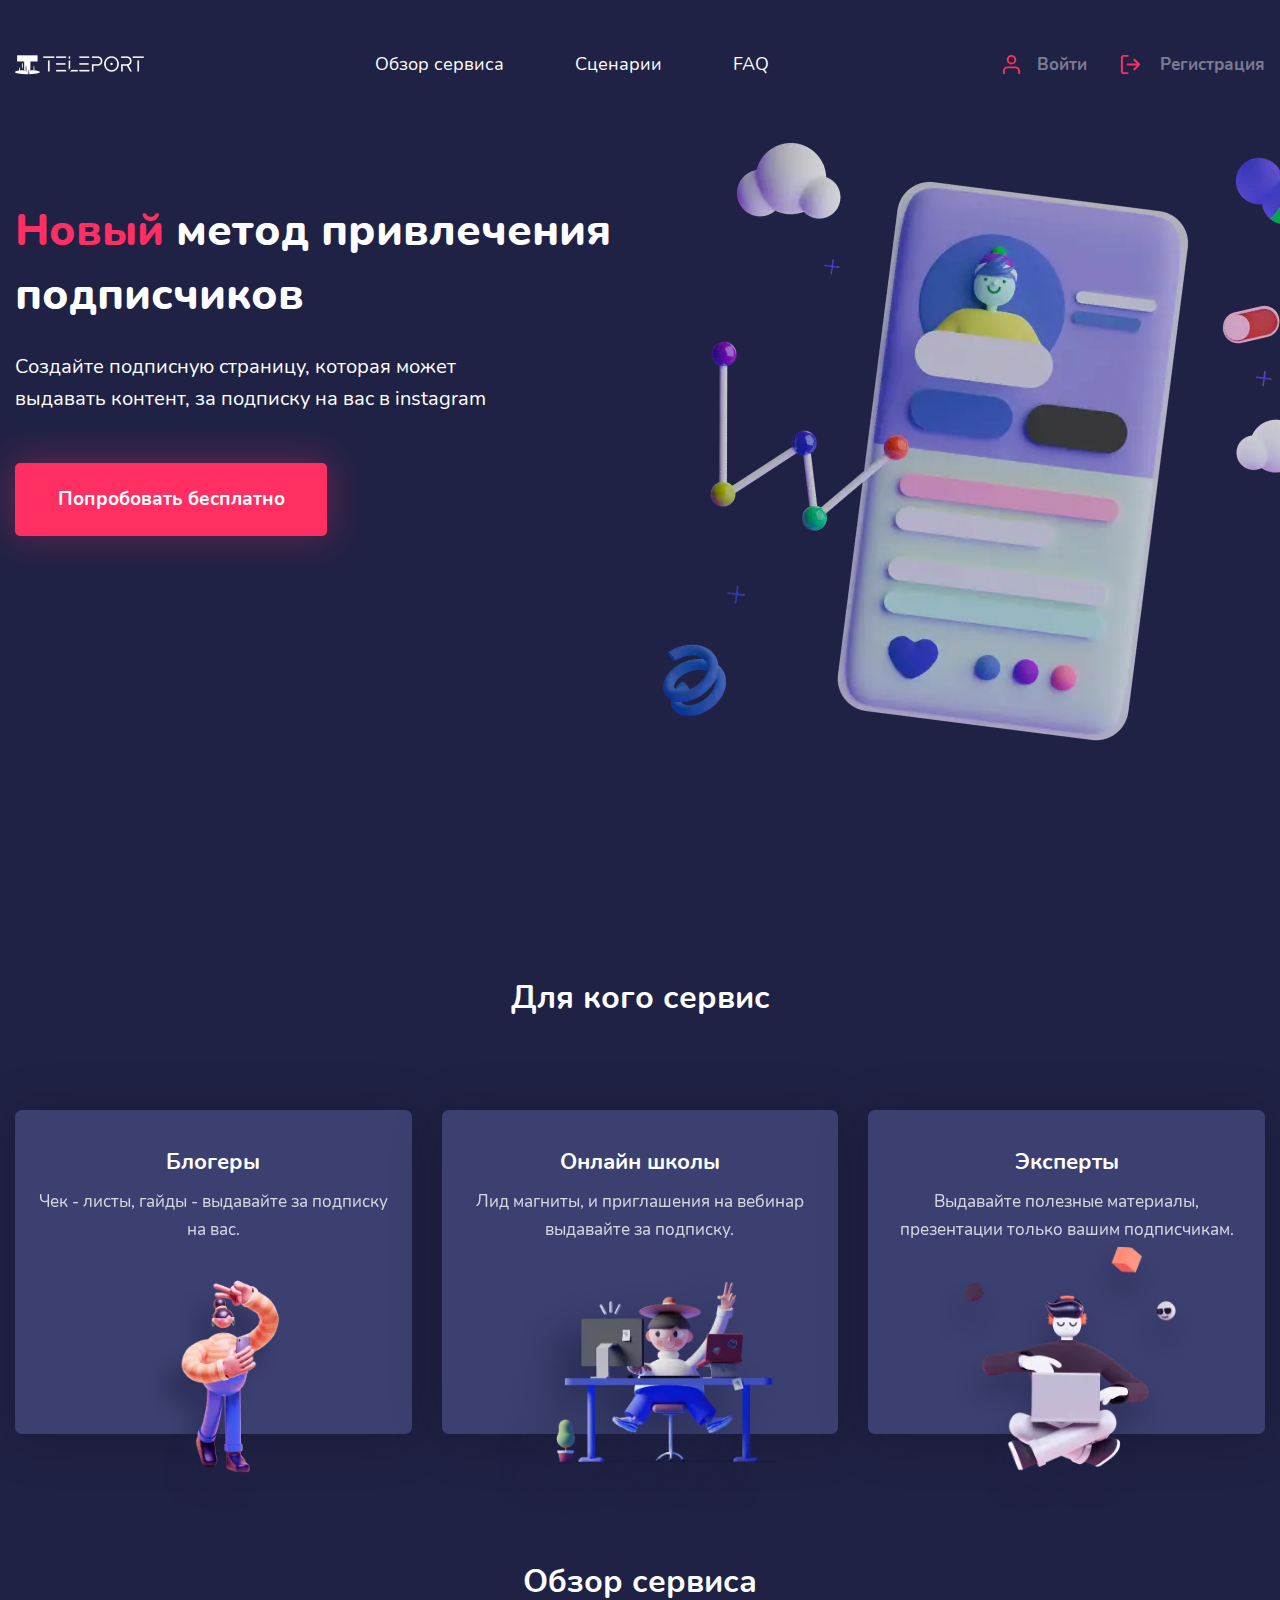
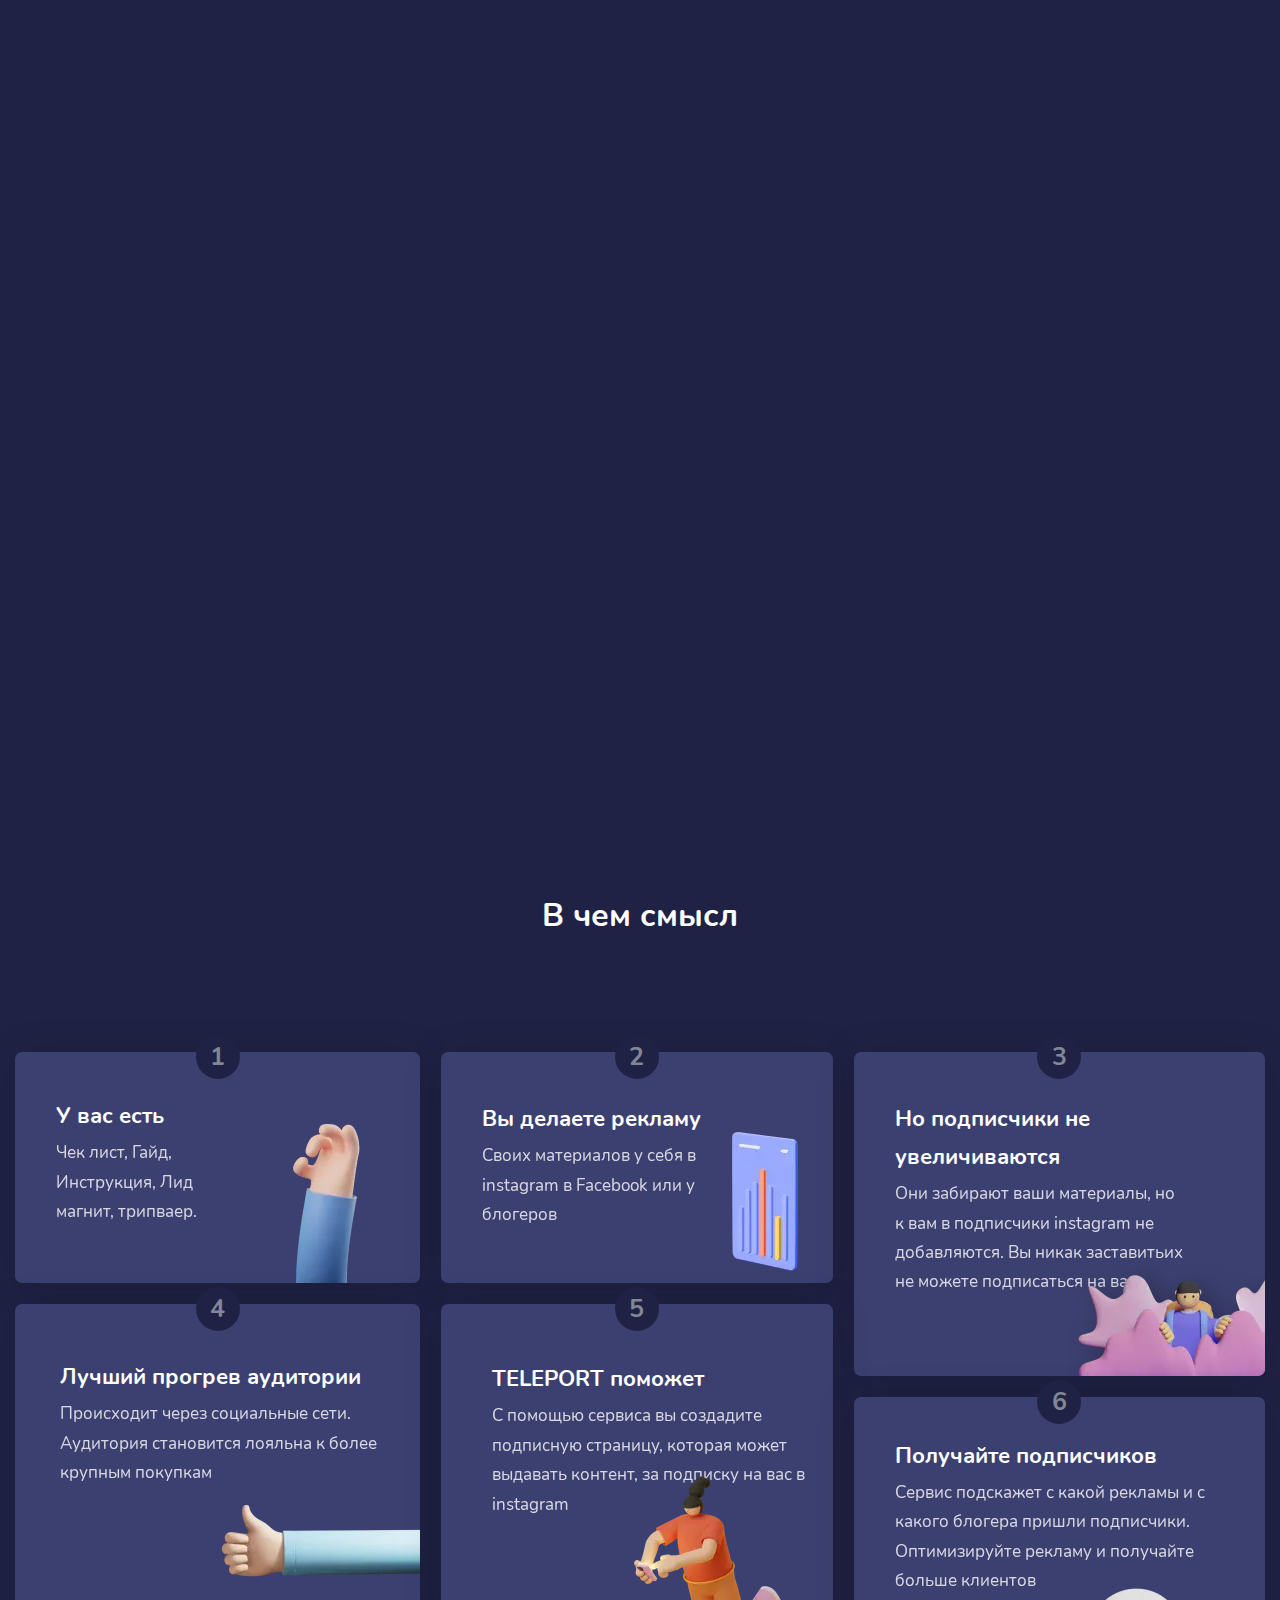
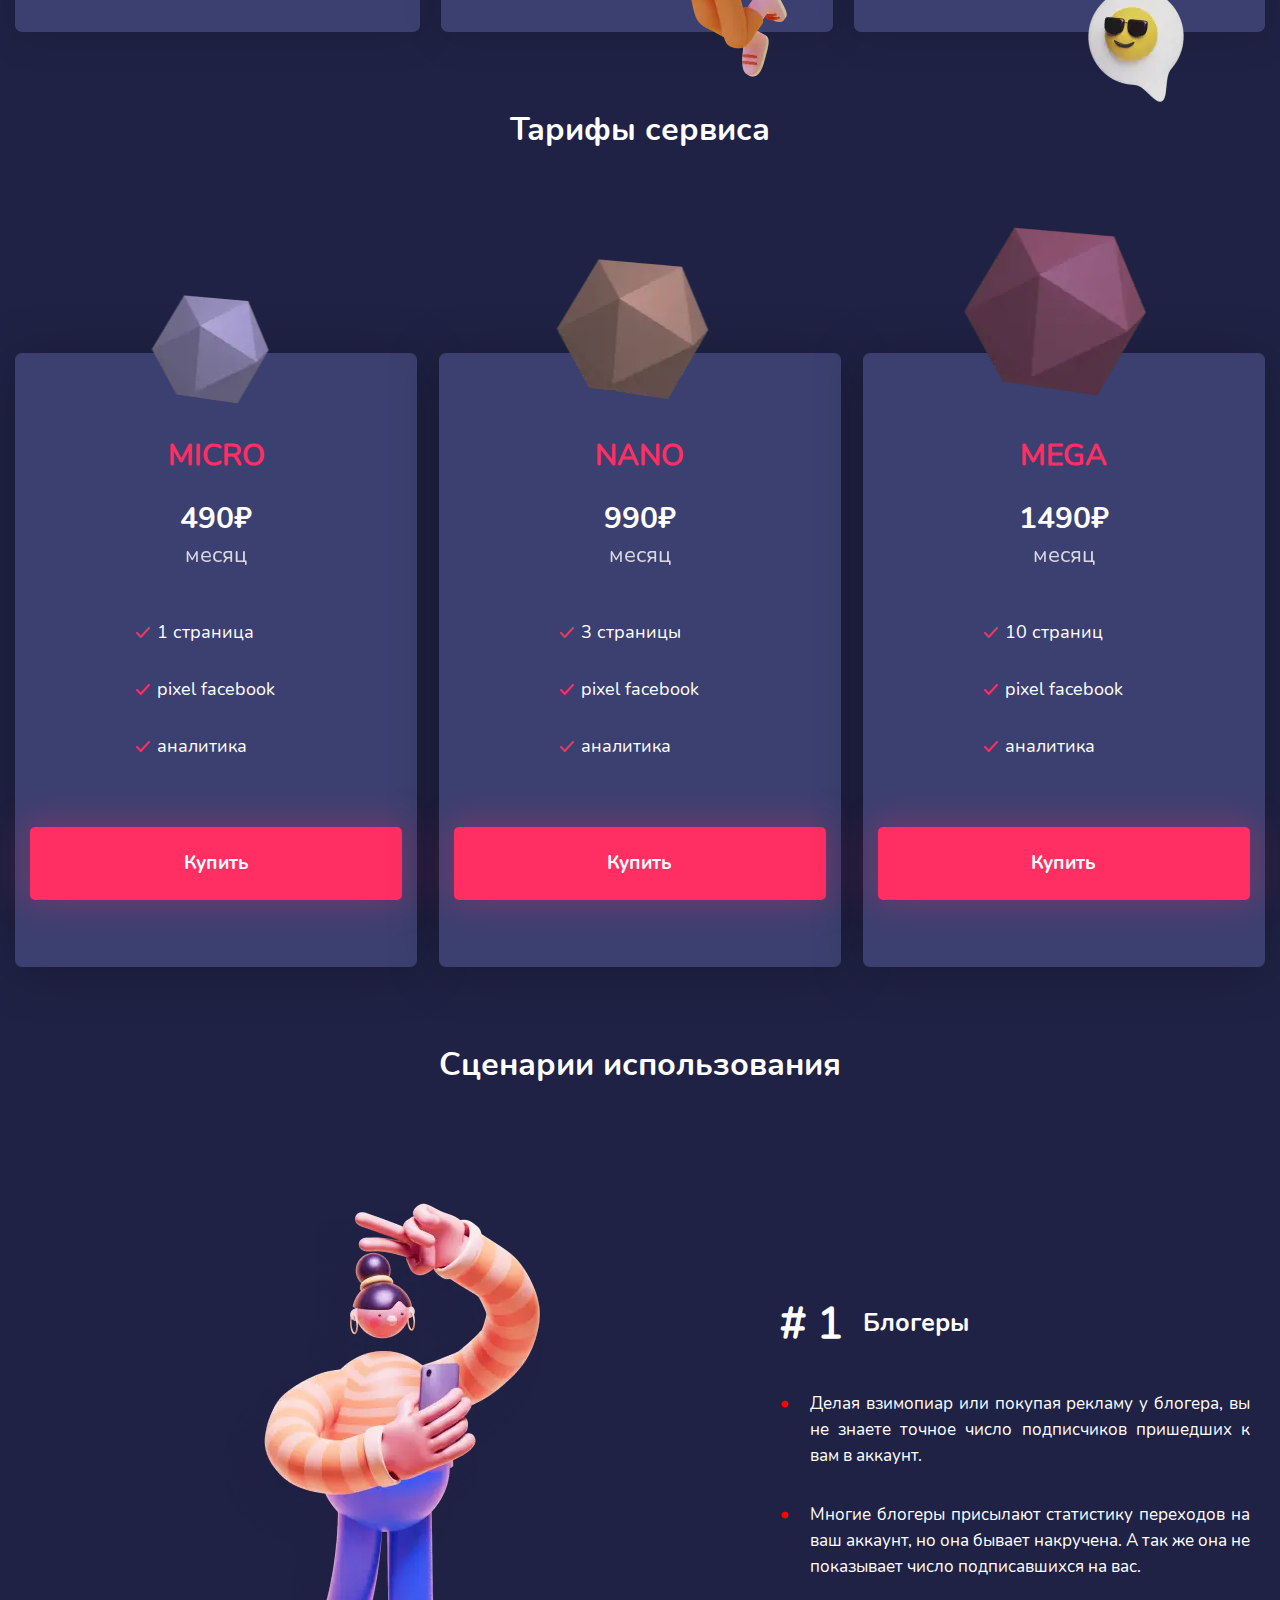
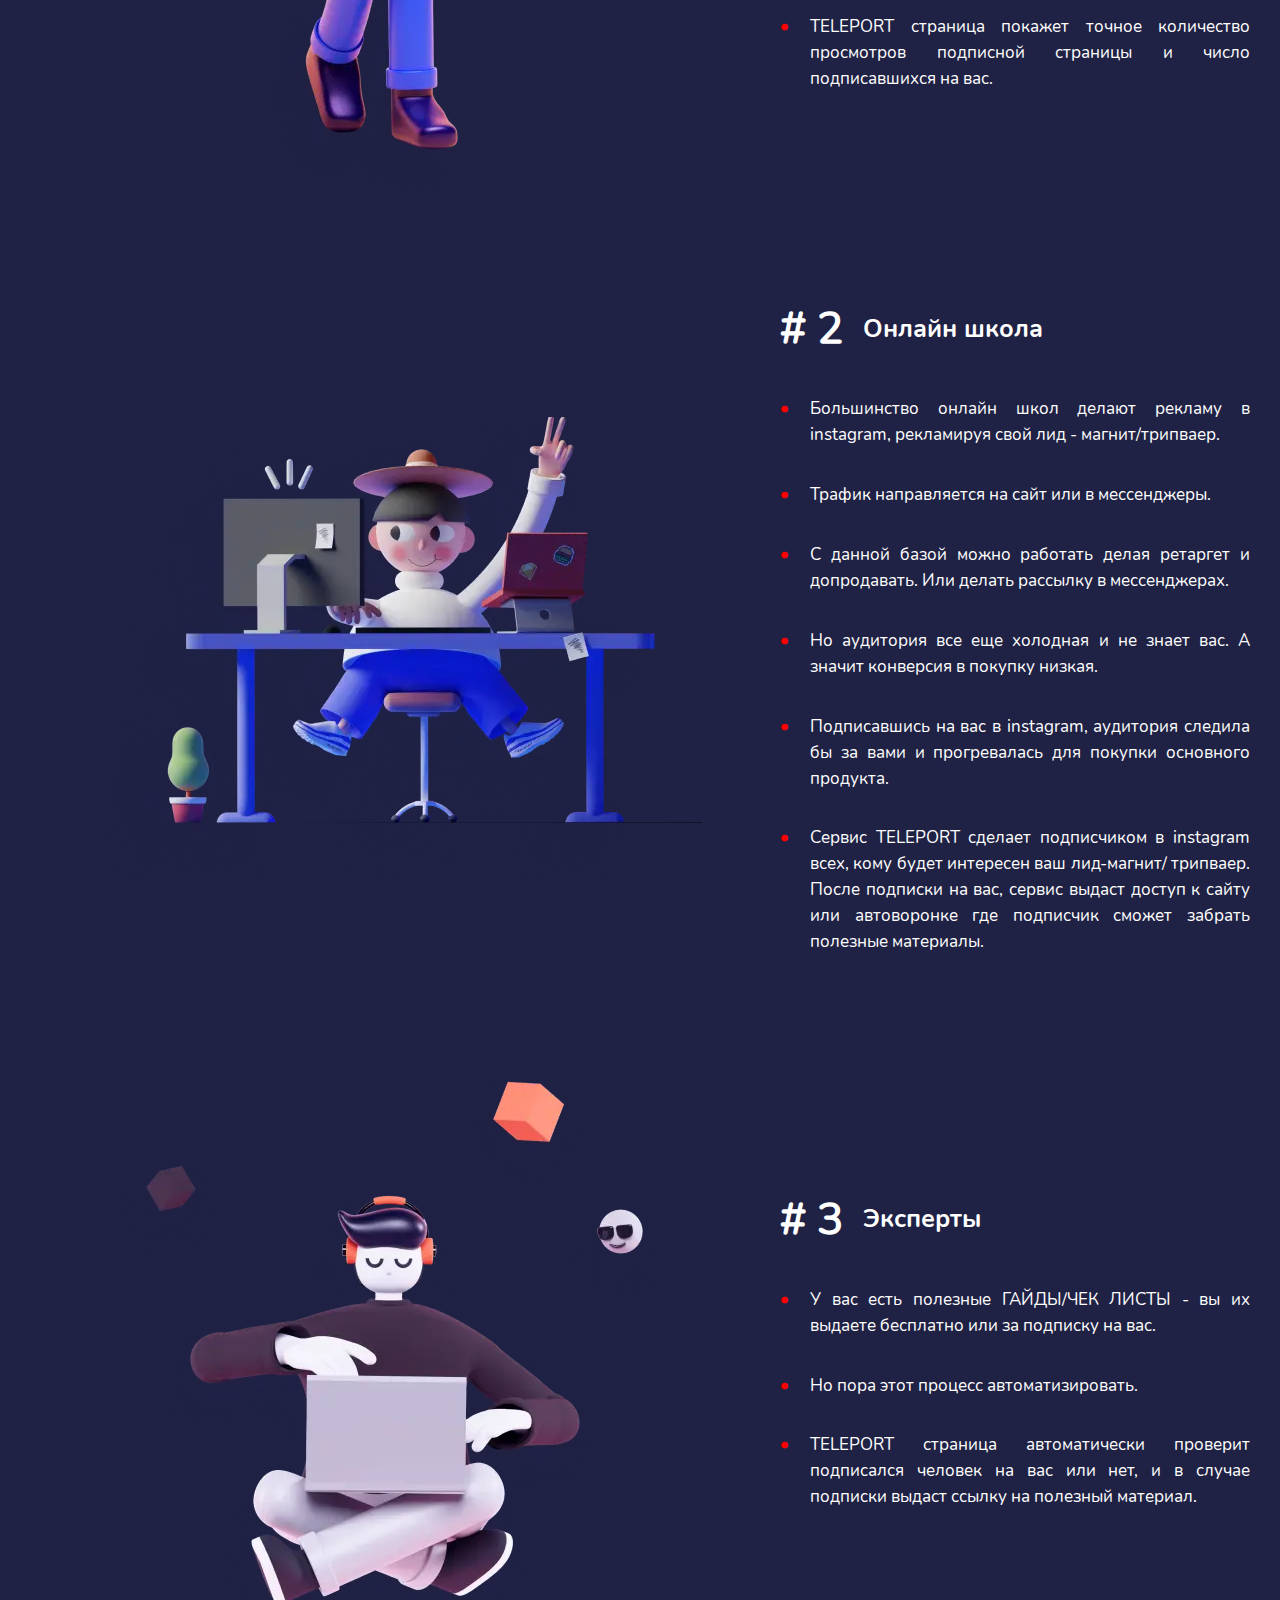
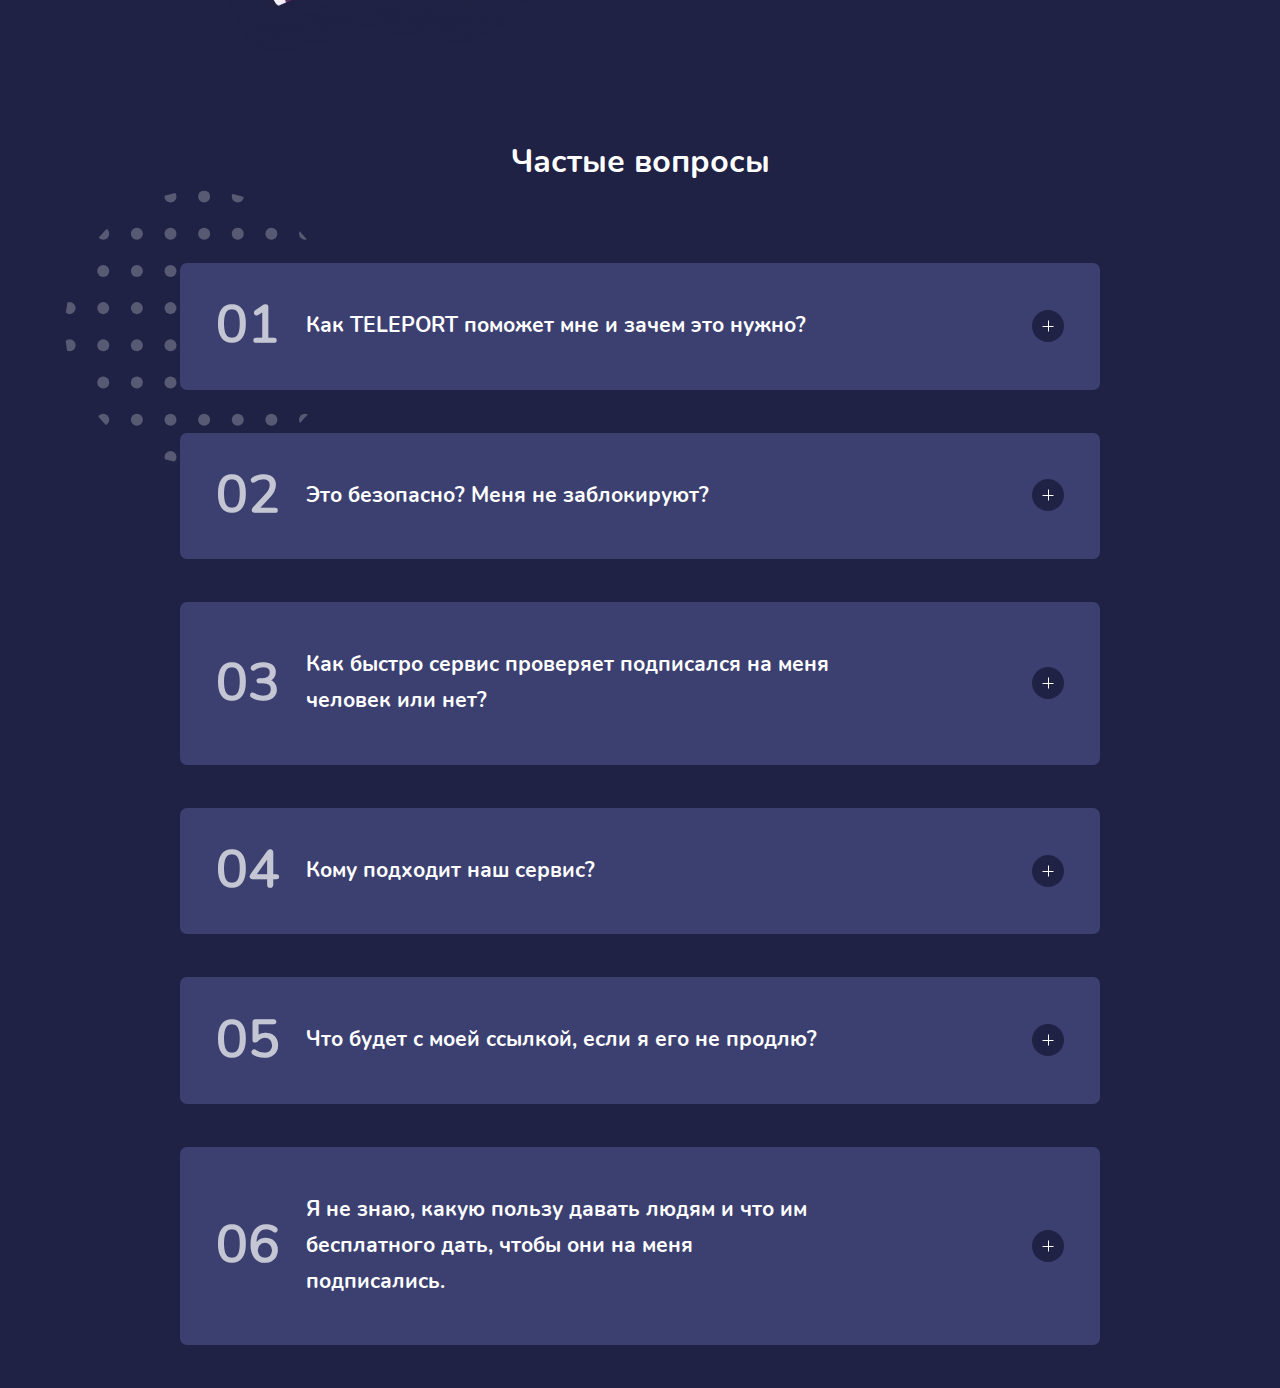
<file: teleport/index.html>
<!DOCTYPE html><html lang="en"><head>    <meta charset="UTF-8">    <meta name="viewport" content="width=device-width, initial-scale=1.0">    <title>Teleport</title>    <link rel="stylesheet" type="text/css" href="css/style.min.css"></head><body>    <section class="top">        <div class="container">            <header class="header">                <div class="header__inner">                    <div class="header__logo page-logo">                        <picture><source srcset="images/header/logo.webp" type="image/webp"><img src="images/header/logo.png" alt="logo"></picture>                    </div>                    <div class="header__toggle">                        <span></span>                    </div>                    <nav class="header__menu header-menu">                        <ul class="header-menu__list">                            <li class="header-menu__item scrollto"><a href="#review" class="header-menu__link">Обзор сервиса</a></li>                            <li class="header-menu__item scrollto"><a href="#scripts" class="header-menu__link">Сценарии</a></li>                            <li class="header-menu__item scrollto"><a href="#FAQ" class="header-menu__link">FAQ</a></li>                        </ul>                    </nav>                    <div class="header__actions header-actions">                        <a href="login.html" class="header-actions__link header-actions__link-login">Войти</a>                        <a href="registration.html" class="header-actions__link header-actions__link-registration">Регистрация</a>                    </div>                </div>            </header>            <div class="top__content">                <div class="top__title"><span>Новый</span> метод                    привлечения подписчиков</div>                <div class="top__text">Создайте подписную страницу, которая может                    выдавать контент, за подписку на вас в instagram</div>                <a class="top__btn page-btn" href="home.html">Попробовать бесплатно</a>                <div class="top__img">                    <picture><source srcset="images/top/phone-image.webp" type="image/webp"><img src="images/top/phone-image.png" alt="Phone"></picture>                </div>            </div>        </div>    </section>    <section class="service page-section">        <div class="container">            <div class="service__title page-title">Для кого сервис</div>            <div class="service__inner">                <div class="service__column">                    <div class="service__item service-item">                        <div class="service-item__title item-title">Блогеры</div>                        <div class="service-item__text page-text">Чек - листы, гайды - выдавайте за подписку на вас.                        </div>                        <div class="service-item__img service-item__img-1">                            <picture><source srcset="images/service/item-image-1.webp" type="image/webp"><img src="images/service/item-image-1.png" alt="Блогеры"></picture>                        </div>                    </div>                </div>                <div class="service__column">                    <div class="service__item service-item">                        <div class="service-item__title item-title">Онлайн школы</div>                        <div class="service-item__text page-text">Лид магниты, и приглашения на вебинар выдавайте за                            подписку.                        </div>                        <div class="service-item__img service-item__img-2">                            <picture><source srcset="images/service/item-image-2.webp" type="image/webp"><img src="images/service/item-image-2.png" alt="Блогеры"></picture>                        </div>                    </div>                </div>                <div class="service__column">                    <div class="service__item service-item ">                        <div class="service-item__title item-title">Эксперты </div>                        <div class="service-item__text page-text">Выдавайте полезные материалы, презентации только вашим                            подписчикам.</div>                        <div class="service-item__img service-item__img-3">                            <picture><source srcset="images/service/item-image-3.webp" type="image/webp"><img src="images/service/item-image-3.png" alt="Эксперты"></picture>                        </div>                    </div>                </div>            </div>        </div>    </section>    <section class="review page-section" id="review">        <div class="container">            <h3 class="review__title page-title">Обзор сервиса</h3>            <div class="review__video review-video">                <iframe width="1318" height="763" src="https://www.youtube.com/embed/c6k6gyyGShY" frameborder="0"                    allow="accelerometer; autoplay; clipboard-write; encrypted-media; gyroscope; picture-in-picture"                    allowfullscreen></iframe>            </div>        </div>    </section>    <section class="reasons page-section">        <div class="container">            <div class="reasons__title page-title">В чем смысл</div>            <div class="reasons__inner">                <div class="reasons__box-1 reasons-box">                    <div class="reasons-box__number ">1</div>                    <div class="reasons-box__content">                        <div class="reasons-box__title ">У вас есть</div>                        <div class="reasons-box__text ">Чек лист, Гайд, Инструкция, Лид                            магнит, трипваер.</div>                    </div>                    <div class="reasons-box__img">                        <picture><source srcset="images/reasons/box-image-1.webp" type="image/webp"><img src="images/reasons/box-image-1.png" alt=""></picture>                    </div>                </div>                <div class="reasons__box-2 reasons-box">                    <div class="reasons-box__number ">2</div>                    <div class="reasons-box__content">                        <div class="reasons-box__title ">Вы делаете рекламу</div>                        <div class="reasons-box__text ">Своих материалов у себя                            в instagram в Facebook                            или у блогеров</div>                    </div>                    <div class="reasons-box__img">                        <picture><source srcset="images/reasons/box-image-2.webp" type="image/webp"><img src="images/reasons/box-image-2.png" alt=""></picture>                    </div>                </div>                <div class="reasons__box-3 reasons-box">                    <div class="reasons-box__number ">3</div>                    <div class="reasons-box__content">                        <div class="reasons-box__title ">Но подписчики                            не увеличиваются</div>                        <div class="reasons-box__text ">Они забирают ваши материалы,                            но к вам в подписчики instagram                            не добавляются.                            Вы никак заставитьих не можете подписаться на вас</div>                    </div>                    <div class="reasons-box__img">                        <picture><source srcset="images/reasons/box-image-3.webp" type="image/webp"><img src="images/reasons/box-image-3.png" alt=""></picture>                    </div>                </div>                <div class="reasons__box-4 reasons-box">                    <div class="reasons-box__number ">4</div>                    <div class="reasons-box__content">                        <div class="reasons-box__title ">Лучший прогрев аудитории</div>                        <div class="reasons-box__text ">Происходит через социальные сети. Аудитория становится                            лояльна                            к более крупным покупкам</div>                    </div>                    <div class="reasons-box__img">                        <picture><source srcset="images/reasons/box-image-4.webp" type="image/webp"><img src="images/reasons/box-image-4.png" alt=""></picture>                    </div>                </div>                <div class="reasons__box-5 reasons-box">                    <div class="reasons-box__number ">5</div>                    <div class="reasons-box__content">                        <div class="reasons-box__title ">TELEPORT поможет</div>                        <div class="reasons-box__text ">С помощью сервиса вы создадите подписную страницу,                            которая                            может                            выдавать контент, за подписку                            на вас в instagram</div>                    </div>                    <div class="reasons-box__img">                        <picture><source srcset="images/reasons/box-image-5.webp" type="image/webp"><img src="images/reasons/box-image-5.png" alt=""></picture>                    </div>                </div>                <div class="reasons__box-6 reasons-box">                    <div class="reasons-box__number ">6</div>                    <div class="reasons-box__content">                        <div class="reasons-box__title ">Получайте подписчиков</div>                        <div class="reasons-box__text ">Сервис подскажет с какой рекламы                            и с какого блогера пришли подписчики. Оптимизируйте рекламу и получайте больше клиентов                        </div>                    </div>                    <div class="reasons-box__img">                        <picture><source srcset="images/reasons/box-image-6.webp" type="image/webp"><img src="images/reasons/box-image-6.png" alt=""></picture>                    </div>                </div>            </div>        </div>    </section>    <section class="tariffs page-section">        <div class="container">            <div class="tariffs__title page-title">Тарифы сервиса</div>            <div class="tariffs__inner">                <div class="tariffs__column">                    <div class="tariffs__item tariffs-item">                        <div class="tariffs-item__img"><picture><source srcset="images/tariff/item-image-1.webp" type="image/webp"><img src="images/tariff/item-image-1.png" alt=""></picture></div>                        <div class="tariffs-item__title">Micro</div>                        <div class="tariffs-item__cost">490₽</div>                        <div class="tariffs-item__text">месяц</div>                        <ul class="tariffs-item__list">                            <li class="tariffs-item__list-item">1 страница</li>                            <li class="tariffs-item__list-item">Pixel Facebook</li>                            <li class="tariffs-item__list-item">Аналитика</li>                        </ul>                        <button class="tariffs-item__btn page-btn">Купить</button>                    </div>                </div>                <div class="tariffs__column">                    <div class="tariffs__item tariffs-item">                        <div class="tariffs-item__img"><picture><source srcset="images/tariff/item-image-2.webp" type="image/webp"><img src="images/tariff/item-image-2.png" alt=""></picture></div>                        <div class="tariffs-item__title">Nano</div>                        <div class="tariffs-item__cost">990₽</div>                        <div class="tariffs-item__text">месяц</div>                        <ul class="tariffs-item__list">                            <li class="tariffs-item__list-item">3 страницы</li>                            <li class="tariffs-item__list-item">Pixel Facebook</li>                            <li class="tariffs-item__list-item">Аналитика</li>                        </ul>                        <button class="tariffs-item__btn page-btn">Купить</button>                    </div>                </div>                <div class="tariffs__column">                    <div class="tariffs__item tariffs-item">                        <div class="tariffs-item__img"><picture><source srcset="images/tariff/item-image-3.webp" type="image/webp"><img src="images/tariff/item-image-3.png" alt=""></picture></div>                        <div class="tariffs-item__title">mega</div>                        <div class="tariffs-item__cost">1490₽</div>                        <div class="tariffs-item__text">месяц</div>                        <ul class="tariffs-item__list">                            <li class="tariffs-item__list-item">10 страниц</li>                            <li class="tariffs-item__list-item">Pixel Facebook</li>                            <li class="tariffs-item__list-item">Аналитика</li>                        </ul>                        <button class="tariffs-item__btn page-btn">Купить</button>                    </div>                </div>            </div>        </div>    </section>    <section class="scripts page-section" id="scripts">        <div class="container">            <div class="scripts__title page-title">Сценарии использования</div>            <div class="scripts__inner">                <div class="scripts__item scripts-item">                    <div class="scripts-item__inner">                        <div class="scripts-item__img scripts-item__img-1"><picture><source srcset="images/scripts/item-image-1.webp" type="image/webp"><img src="images/scripts/item-image-1.png" alt=""></picture></div>                        <div class="scripts-item__content">                            <div class="scripts-item__row">                                <div class="scripts-item__number">1</div>                                <div class="scripts-item__title">Блогеры</div>                            </div>                            <ul class="scripts-item__list">                                <li class="scripts-item__list-item">Делая взимопиар или покупая рекламу у блогера, вы не                                    знаете точное число подписчиков пришедших к вам в аккаунт.</li>                                <li class="scripts-item__list-item">Многие блогеры присылают статистику переходов                                    на ваш аккаунт, но она бывает накручена. А так же                                    она не показывает число подписавшихся на вас.</li>                                <li class="scripts-item__list-item">TELEPORT страница покажет точное количество                                    просмотров подписной страницы и число подписавшихся на вас.</li>                            </ul>                        </div>                    </div>                </div>                <div class="scripts__item scripts-item">                    <div class="scripts-item__inner">                        <div class="scripts-item__img scripts-item__img-2"><picture><source srcset="images/scripts/item-image-2.webp" type="image/webp"><img src="images/scripts/item-image-2.png" alt=""></picture></div>                        <div class="scripts-item__content">                            <div class="scripts-item__row">                                <div class="scripts-item__number">2</div>                                <div class="scripts-item__title">Онлайн школа</div>                            </div>                            <ul class="scripts-item__list">                                <li class="scripts-item__list-item">Большинство онлайн школ делают рекламу в instagram,                                    рекламируя свой лид - магнит/трипваер.</li>                                <li class="scripts-item__list-item">Трафик направляется на сайт или в мессенджеры.</li>                                <li class="scripts-item__list-item">С данной базой можно работать делая ретаргет                                    и допродавать. Или делать рассылку в мессенджерах.</li>                                <li class="scripts-item__list-item">Но аудитория все еще холодная                                    и не знает вас. А значит конверсия в покупку низкая.</li>                                <li class="scripts-item__list-item">Подписавшись на вас в instagram, аудитория следила                                    бы за вами и прогревалась для покупки основного продукта.                                </li>                                <li class="scripts-item__list-item">Сервис TELEPORT сделает подписчиком                                    в instagram всех, кому будет интересен ваш лид-магнит/                                    трипваер. После подписки на вас, сервис выдаст доступ                                    к сайту или автоворонке где подписчик сможет забрать                                    полезные материалы.</li>                            </ul>                        </div>                    </div>                </div>                <div class="scripts__item scripts-item">                    <div class="scripts-item__inner">                        <div class="scripts-item__img scripts-item__img-3"><picture><source srcset="images/scripts/item-image-3.webp" type="image/webp"><img src="images/scripts/item-image-3.png" alt=""></picture></div>                        <div class="scripts-item__content">                            <div class="scripts-item__row">                                <div class="scripts-item__number">3</div>                                <div class="scripts-item__title">Эксперты</div>                            </div>                            <ul class="scripts-item__list">                                <li class="scripts-item__list-item">У вас есть полезные ГАЙДЫ/ЧЕК ЛИСТЫ - вы их выдаете                                    бесплатно или за подписку на вас.</li>                                <li class="scripts-item__list-item">Но пора этот процесс автоматизировать.                                </li>                                <li class="scripts-item__list-item">TELEPORT страница автоматически проверит подписался                                    человек на вас или нет, и в случае                                    подписки выдаст ссылку на полезный материал.</li>                            </ul>                        </div>                    </div>                </div>            </div>        </div>    </section>    <section class="questions page-section" id="FAQ">        <div class="container">            <div class="questions__title page-title">Частые вопросы</div>            <div class="questions__inner">                <div class="questions__img"><picture><source srcset="images/questions/dots-grid.svg" type="image/webp"><img src="images/questions/dots-grid.svg" alt=""></picture></div>                <div class="questions__item questions-item">                    <div class="questions-item__header">                        <div class="questions-item__number">01</div>                        <div class="questions-item__title">Как TELEPORT поможет мне и зачем это нужно?</div>                        <div class="questions-item__status"></div>                    </div>                    <div class="questions-item__body">                        <div class="questions-item__text">Наш сервис поможет вам значительно снизить стоимость                            привлечения подписчика. Вы сэкономите ваш бюджет в 2-5 раз.</div>                    </div>                </div>                <div class="questions__item questions-item">                    <div class="questions-item__header">                        <div class="questions-item__number">02</div>                        <div class="questions-item__title">Это безопасно? Меня не заблокируют?</div>                        <div class="questions-item__status"></div>                    </div>                    <div class="questions-item__body">                        <div class="questions-item__text">Наш сервис поможет вам значительно снизить стоимость                            привлечения подписчика. Вы сэкономите ваш бюджет в 2-5 раз.</div>                    </div>                </div>                <div class="questions__item questions-item">                    <div class="questions-item__header">                        <div class="questions-item__number">03</div>                        <div class="questions-item__title">Как быстро сервис проверяет подписался                            на меня человек или нет?</div>                        <div class="questions-item__status"></div>                    </div>                    <div class="questions-item__body">                        <div class="questions-item__text">Наш сервис поможет вам значительно снизить стоимость                            привлечения подписчика. Вы сэкономите ваш бюджет в 2-5 раз.</div>                    </div>                </div>                <div class="questions__item questions-item">                    <div class="questions-item__header">                        <div class="questions-item__number">04</div>                        <div class="questions-item__title">Кому подходит наш сервис?</div>                        <div class="questions-item__status"></div>                    </div>                    <div class="questions-item__body">                        <div class="questions-item__text">Наш сервис поможет вам значительно снизить стоимость                            привлечения подписчика. Вы сэкономите ваш бюджет в 2-5 раз.</div>                    </div>                </div>                <div class="questions__item questions-item">                    <div class="questions-item__header">                        <div class="questions-item__number">05</div>                        <div class="questions-item__title">Что будет с моей ссылкой, если я его не продлю?</div>                        <div class="questions-item__status"></div>                    </div>                    <div class="questions-item__body">                        <div class="questions-item__text">Наш сервис поможет вам значительно снизить стоимость                            привлечения подписчика. Вы сэкономите ваш бюджет в 2-5 раз.</div>                    </div>                </div>                <div class="questions__item questions-item">                    <div class="questions-item__header">                        <div class="questions-item__number">06</div>                        <div class="questions-item__title">Я не знаю, какую пользу давать людям и что им бесплатного                            дать, чтобы они на меня подписались.</div>                        <div class="questions-item__status"></div>                    </div>                    <div class="questions-item__body">                        <div class="questions-item__text">Я не знаю, какую пользу давать людям и что им бесплатного                            дать, чтобы они на меня подписались.</div>                    </div>                </div>            </div>        </div>    </section>    <script src="js/script.js"></script></body></html>
</file>
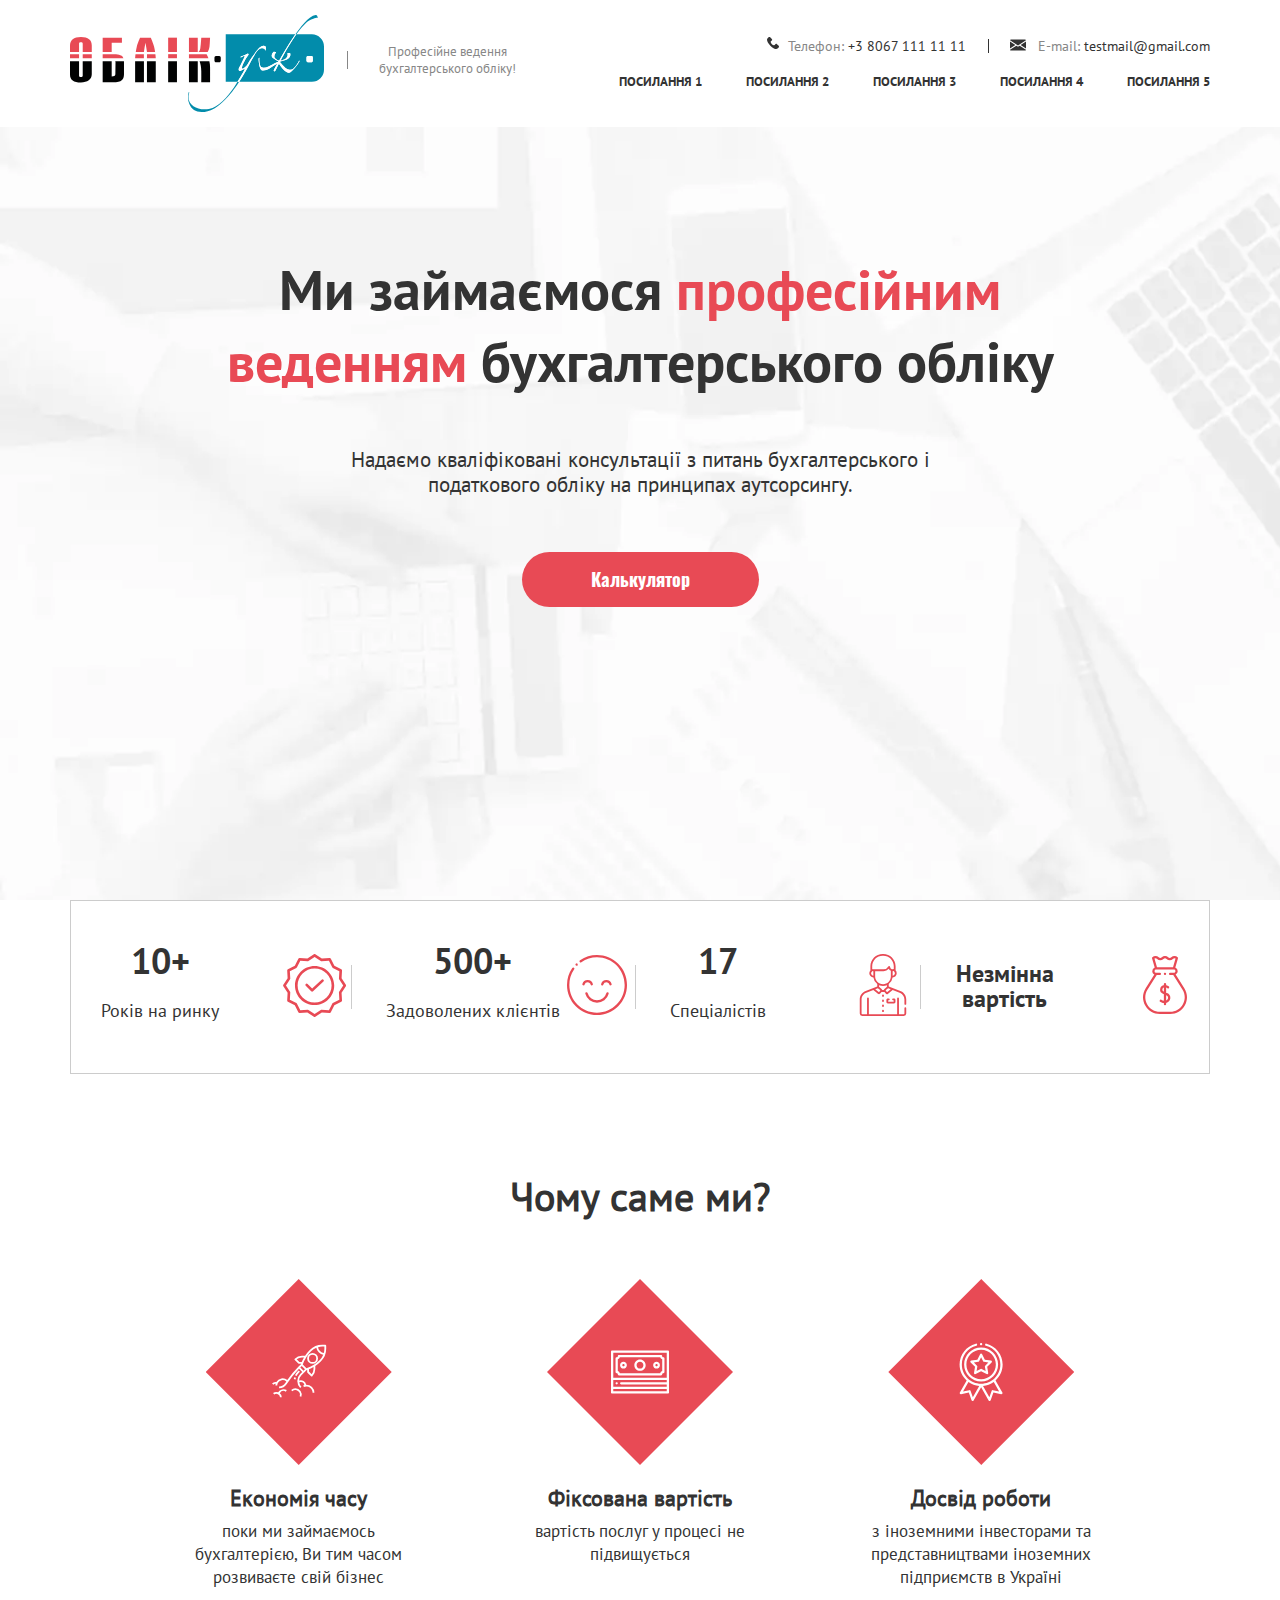
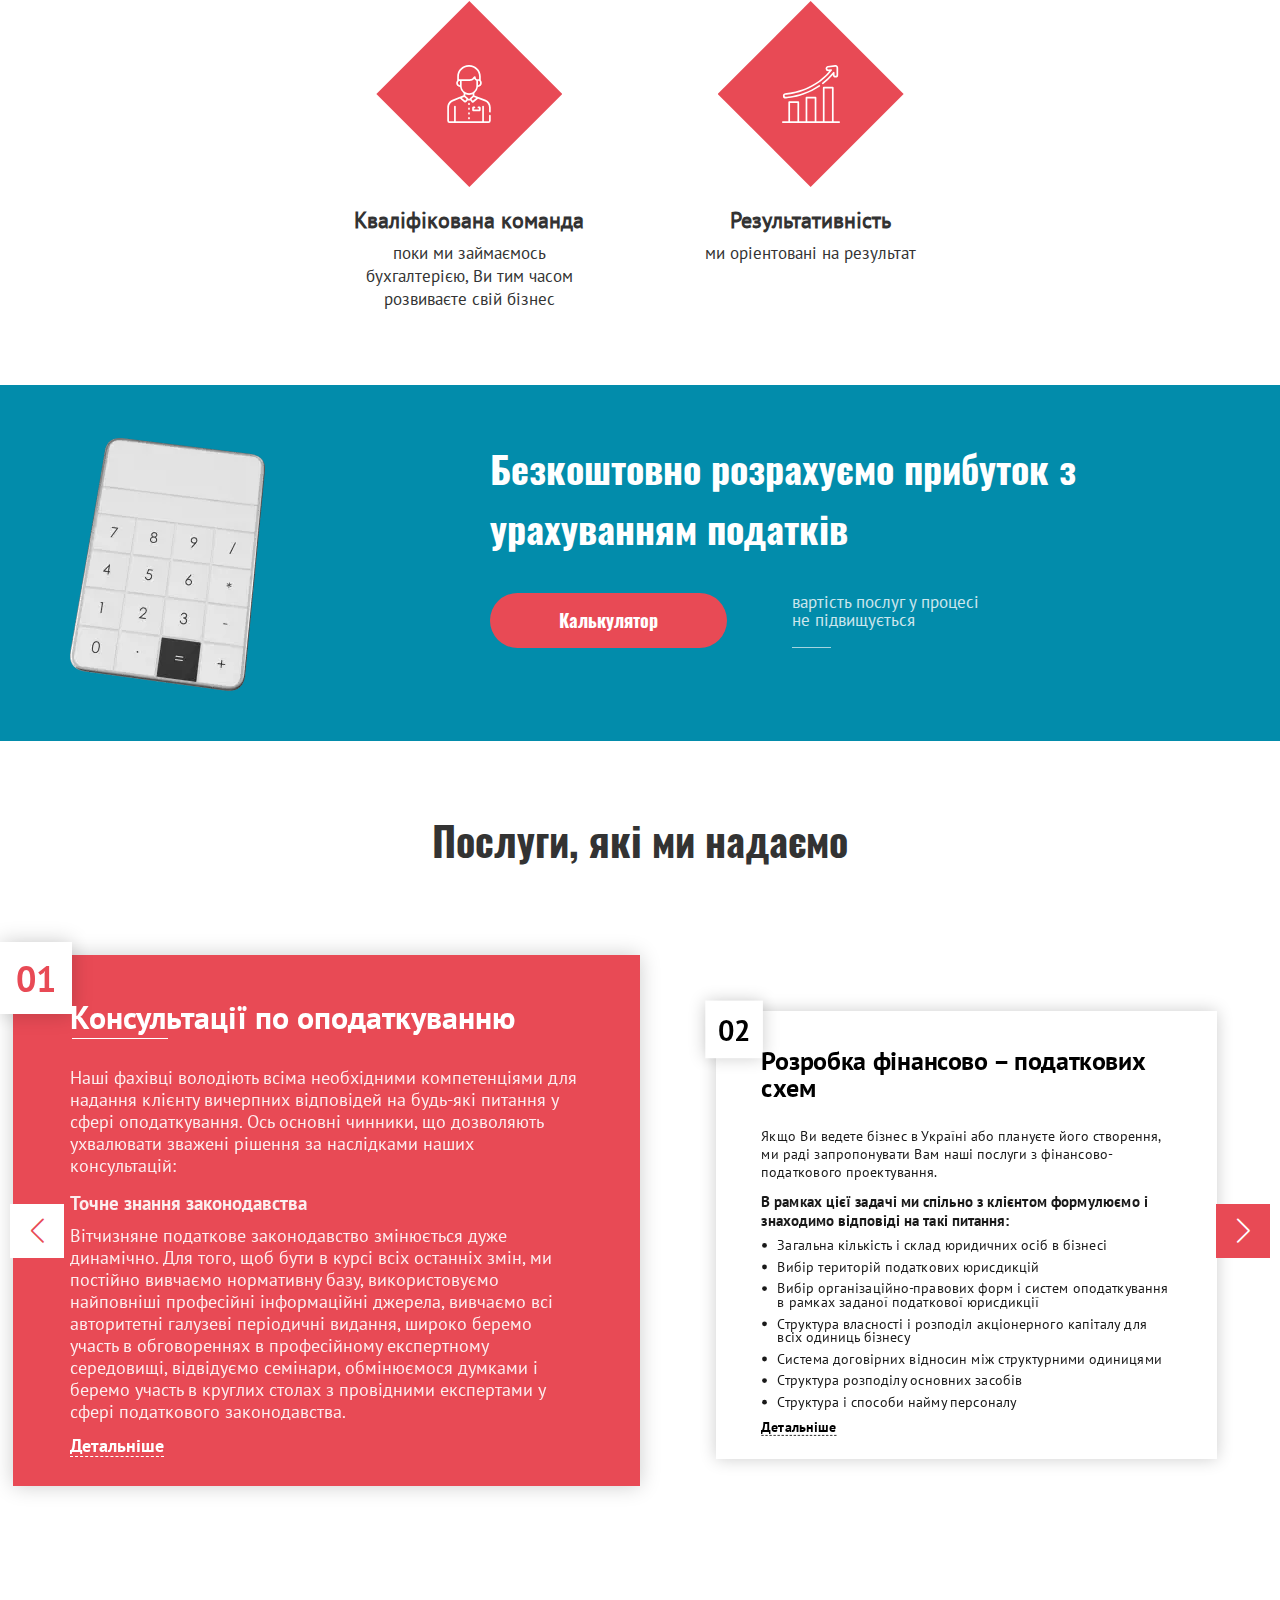
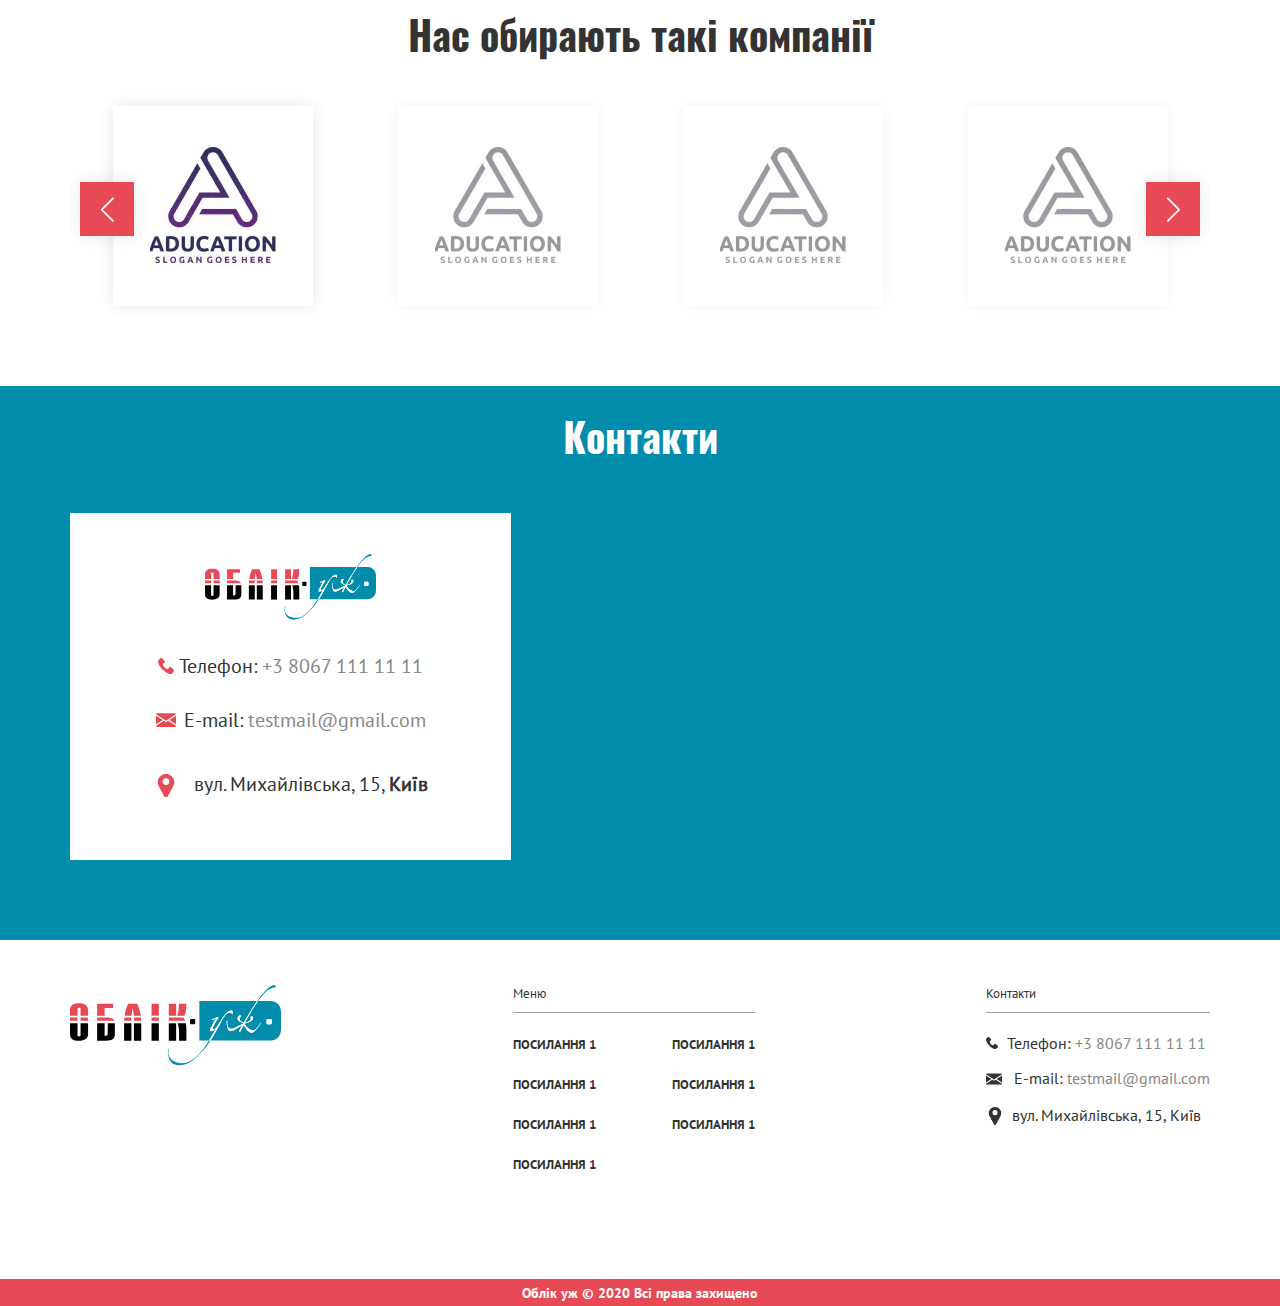
<file: Uchet/index.html>
<!DOCTYPE html><html lang="uk"><head>    <meta charset="UTF-8">    <meta name="viewport" content="width=device-width, initial-scale=1.0">    <title>Облік</title>    <link rel="stylesheet" type="text/css" href="css/swiper-bundle.min.css">    <link rel="stylesheet" type="text/css" href="css/style.css"></head><body>    <section class="top">        <header class="header">            <div class="container">                <div class="header__inner">                    <div class="header__column">                        <a class="header__logo" href="#">                            <picture><source srcset="images/header/logo.svg" type="image/webp"><img class="header__logo-img" src="images/header/logo.svg" alt="Лого"></picture>                        </a>                        <div class="header__call">                            <a href="tel:380671111111" class="header__call-icon">                            </a>                        </div>                        <div class="header__toggle">                            <span></span>                        </div>                        <div class="header__slogan">                            <div class="header__slogan-text">Професійне ведення бухгалтерського обліку!</div>                        </div>                    </div>                    <div class="header__column">                        <div class="header__content">                            <div class="header__contacts header-contacts">                                <div class="header-contacts__phone">                                    <a href="tel:380671111111"                                        class="header-contacts__phone-link page-phone-link"><span>Телефон:</span>                                        +3 8067 111 11 11</a>                                </div>                                <div class="header-contacts__email">                                    <a href="mailto:testmail@gmail.com"                                        class="header-contacts__email-link page-email-link"><span>E-mail:</span>                                        testmail@gmail.com</a>                                </div>                            </div>                            <nav class="header__menu header-menu">                                <ul class="header-menu__list">                                    <li class="header-menu__item"><a href="#" class="header-menu__link">Посилання 1</a>                                    </li>                                    <li class="header-menu__item"><a href="#" class="header-menu__link">Посилання 2</a>                                    </li>                                    <li class="header-menu__item"><a href="#" class="header-menu__link">Посилання 3</a>                                    </li>                                    <li class="header-menu__item"><a href="#" class="header-menu__link">Посилання 4</a>                                    </li>                                    <li class="header-menu__item"><a href="#" class="header-menu__link">Посилання 5</a>                                    </li>                                </ul>                            </nav>                        </div>                    </div>                </div>            </div>        </header>        <div class="container">            <div class="top__content">                <h1 class="top__title">Ми займаємося <span>професійним веденням</span> бухгалтерського обліку</h1>                <div class="top__subtitle">Надаємо кваліфіковані консультації з питань бухгалтерського і податкового                    обліку на принципах аутсорсингу.</div>                <button class="top__btn page-btn">Калькулятор</button>            </div>        </div>        <div class="top__slider top-slider">            <div class="top-slider__item"></div>            <div class="top-slider__item"></div>            <div class="top-slider__item"></div>        </div>    </section>    <main class="main">        <section class="about">            <div class="container">                <div class="about__info about-info">                    <div class="about-info__inner">                        <div class="about-info__item info-item">                            <div class="info-item__content">                                <div class="info-item__counts">10+</div>                                <div class="info-item__text">Років на ринку</div>                            </div>                            <div class="info-item__img">                                <picture><source srcset="images/icons/attainment-img.svg" type="image/webp"><img src="images/icons/attainment-img.svg" alt="#"></picture>                            </div>                        </div>                        <div class="about-info__item info-item">                            <div class="info-item__content">                                <div class="info-item__counts">500+</div>                                <div class="info-item__text">Задоволених клієнтів</div>                            </div>                            <div class="info-item__img">                                <picture><source srcset="images/icons/smail-img.svg" type="image/webp"><img src="images/icons/smail-img.svg" alt="#"></picture>                            </div>                        </div>                        <div class="about-info__item info-item">                            <div class="info-item__content">                                <div class="info-item__counts">17</div>                                <div class="info-item__text">Спеціалістів</div>                            </div>                            <div class="info-item__img">                                <picture><source srcset="images/icons/businessman-red.svg" type="image/webp"><img src="images/icons/businessman-red.svg" alt="#"></picture>                            </div>                        </div>                        <div class="about-info__item info-item">                            <div class="info-item__content">                                <div class="info-item__title">Незмінна вартість</div>                            </div>                            <div class="info-item__img">                                <picture><source srcset="images/icons/money-bag-image.svg" type="image/webp"><img src="images/icons/money-bag-image.svg" alt="#"></picture>                            </div>                        </div>                    </div>                </div>            </div>            <div class="container">                <div class="about__title">Чому саме ми?</div>                <div class="about__inner">                    <div class="about__column">                        <div class="about__item about-item">                            <div class="about-item__img">                                <picture><source srcset="images/icons/rocket-image.svg" type="image/webp"><img src="images/icons/rocket-image.svg" alt="#"></picture>                            </div>                            <div class="about-item__title">Економія часу</div>                            <div class="about-item__text">поки ми займаємось бухгалтерією, Ви тим часом розвиваєте свій                                бізнес</div>                        </div>                    </div>                    <div class="about__column">                        <div class="about__item about-item">                            <div class="about-item__img">                                <picture><source srcset="images/about/money-image.svg" type="image/webp"><img src="images/about/money-image.svg" alt="#"></picture>                            </div>                            <div class="about-item__title">Фіксована вартість</div>                            <div class="about-item__text">вартість послуг у процесі не підвищується</div>                        </div>                    </div>                    <div class="about__column">                        <div class="about__item about-item">                            <div class="about-item__img">                                <picture><source srcset="images/icons/medal-image.svg" type="image/webp"><img src="images/icons/medal-image.svg" alt="#"></picture>                            </div>                            <div class="about-item__title">Досвід роботи</div>                            <div class="about-item__text">з іноземними інвесторами та представництвами іноземних                                підприємств в Україні</div>                        </div>                    </div>                    <div class="about__column">                        <div class="about__item about-item">                            <div class="about-item__img">                                <picture><source srcset="images/icons/man-image.svg" type="image/webp"><img src="images/icons/man-image.svg" alt="#"></picture>                            </div>                            <div class="about-item__title">Кваліфікована команда </div>                            <div class="about-item__text">поки ми займаємось бухгалтерією, Ви тим часом розвиваєте свій                                бізнес</div>                        </div>                    </div>                    <div class="about__column">                        <div class="about__item about-item">                            <div class="about-item__img">                                <picture><source srcset="images/icons/grow-image.svg" type="image/webp"><img src="images/icons/grow-image.svg" alt="#"></picture>                            </div>                            <div class="about-item__title">Результативність</div>                            <div class="about-item__text">ми оріентовані на результат</div>                        </div>                    </div>                </div>            </div>        </section>        <section class="calculation">            <div class="container">                <div class="calculation__body">                    <div class="calculation__inner">                        <div class="calculation__image">                            <picture><source srcset="images/calculation/calc-image.webp" type="image/webp"><img src="images/calculation/calc-image.png" alt="#"></picture>                        </div>                        <div class="calculation__content">                            <div class="calculation__title">Безкоштовно розрахуємо прибуток з урахуванням податків</div>                            <div class="calculation__row">                                <button class="calculation__btn page-btn">Калькулятор</button>                                <div class="calculation__cost">вартість послуг у процесі не підвищується</div>                            </div>                        </div>                    </div>                </div>            </div>        </section>        <section class="services">            <div class="services-slider swiper-container ">                <div class="services-slider__title">Послуги, які ми надаємо</div>                <div class="services-slider__wrapper swiper-wrapper">                    <div class="services-slider__slide services-slider-slide swiper-slide">                        <div class="services-slider-slide__wrapper" data-height="">                            <div class="services-slider-slide__number">01</div>                            <div class="services-slider-slide__title">Консультації по оподаткуванню</div>                            <div class="services-slider-slide__text">Наші фахівці володіють всіма необхідними                                компетенціями для надання клієнту вичерпних відповідей на будь-які питання у сфері                                оподаткування. Ось основні чинники, що дозволяють ухвалювати зважені рішення за                                наслідками наших консультацій:</div>                            <div class="services-slider-slide__subtitle">Точне знання законодавства</div>                            <div class="services-slider-slide__text">Вітчизняне податкове законодавство змінюється дуже                                динамічно. Для того, щоб бути в курсі всіх останніх змін, ми постійно вивчаємо                                нормативну базу, використовуємо найповніші професійні інформаційні джерела, вивчаємо всі                                авторитетні галузеві періодичні видання, широко беремо участь в обговореннях в                                професійному експертному середовищі, відвідуємо семінари, обмінюємося думками і беремо                                участь в круглих столах з провідними експертами у сфері податкового законодавства.</div>                            <div class="services-slider-slide__popup">Детальніше</div>                        </div>                    </div>                    <div class="services-slider__slide services-slider-slide swiper-slide">                        <div class="services-slider-slide__wrapper" data-height="">                            <div class="services-slider-slide__number">02</div>                            <div class="services-slider-slide__title">Розробка фінансово – податкових схем</div>                            <div class="services-slider-slide__text">Якщо Ви ведете бізнес в Україні або плануєте його                                створення, ми раді запропонувати Вам наші послуги з фінансово-податкового проектування.                            </div>                            <div class="services-slider-slide__subtitle">В рамках цієї задачі ми спільно з клієнтом                                формулюємо і знаходимо відповіді на такі питання:</div>                            <ul class="services-slider-slide__list">                                <li class="services-slider-slide__list-item"> Загальна кількість і склад юридичних осіб                                    в                                    бізнесі</li>                                <li class="services-slider-slide__list-item"> Вибір територій податкових юрисдикцій</li>                                <li class="services-slider-slide__list-item"> Вибір організаційно-правових форм і систем                                    оподаткування в рамках заданої податкової юрисдикції</li>                                <li class="services-slider-slide__list-item"> Структура власності і розподіл                                    акціонерного                                    капіталу для всіх одиниць бізнесу</li>                                <li class="services-slider-slide__list-item"> Система договірних відносин між                                    структурними одиницями</li>                                <li class="services-slider-slide__list-item"> Структура розподілу основних засобів</li>                                <li class="services-slider-slide__list-item"> Структура і способи найму персоналу</li>                            </ul>                            <div class="services-slider-slide__popup">Детальніше</div>                        </div>                    </div>                    <div class="services-slider__slide services-slider-slide swiper-slide">                        <div class="services-slider-slide__wrapper" data-height="">                            <div class="services-slider-slide__number">03</div>                            <div class="services-slider-slide__title">Податкове планування</div>                            <div class="services-slider-slide__text">Плани компанії можуть бути пов’язані із здійсненням                                капітальних інвестицій в нерухомість, землю, устаткування або інші активи, виходом на                                ринки з відмінними від поточних податковими режимами, входженням в нові сфери                                діяльності. Для того, щоб спланувати не тільки доходи, але і витрати бізнесу на сплату                                податків, потрібно побудувати модель грошових потоків бізнесу з необхідним ступенем                                деталізації.</div>                            <div class="services-slider-slide__subtitle">Ми допомагаємо керівникам фінансових і                                податкових служб</div>                            <div class="services-slider-slide__text">компанії здійснювати податкове планування як на                                тривалі податкові періоди – рік або декілька років, так і складати деталізовані                                податкові прогнози на квартал або місяць. У випадку, якщо модель має на увазі декілька                                можливих сценаріїв розвитку компанії, ми прораховуємо податкові наслідки кожного з цих                                варіантів.</div>                            <div class="services-slider-slide__popup">Детальніше</div>                        </div>                    </div>                </div>                <div class="swiper-button-next services-slider__arrow-next"></div>                <div class="swiper-button-prev services-slider__arrow-prev"></div>            </div>            <div class="container">                <div class="company-slider swiper-container">                    <div class="company-slider__title">Нас обирають такі компанії</div>                    <div class="company-slider__wrapper swiper-wrapper">                        <div class="company-slider__slide company-slider-slide swiper-slide">                            <div class="company-slider-slide__img"><picture><source srcset="images/services/company-image.webp" type="image/webp"><img src="images/services/company-image.png" alt="#"></picture>                            </div>                        </div>                        <div class="company-slider__slide company-slider-slide swiper-slide">                            <div class="company-slider-slide__img"><picture><source srcset="images/services/company-image.webp" type="image/webp"><img src="images/services/company-image.png" alt="#"></picture>                            </div>                        </div>                        <div class="company-slider__slide company-slider-slide swiper-slide">                            <div class="company-slider-slide__img"><picture><source srcset="images/services/company-image.webp" type="image/webp"><img src="images/services/company-image.png" alt="#"></picture>                            </div>                        </div>                        <div class="company-slider__slide company-slider-slide swiper-slide">                            <div class="company-slider-slide__img"><picture><source srcset="images/services/company-image.webp" type="image/webp"><img src="images/services/company-image.png" alt="#"></picture>                            </div>                        </div>                        <div class="company-slider__slide company-slider-slide swiper-slide">                            <div class="company-slider-slide__img"><picture><source srcset="images/services/company-image.webp" type="image/webp"><img src="images/services/company-image.png" alt="#"></picture>                            </div>                        </div>                    </div>                    <div class="swiper-button-next company-slider__arrow-next"></div>                    <div class="swiper-button-prev company-slider__arrow-prev"></div>                </div>            </div>        </section>        <section class="contacts">            <div class="container">                <div class="contacts__inner">                    <div class="contacts__title">Контакти</div>                    <div class="contacts__row">                        <div class="contacts__info">                            <div class="contacts__logo">                                <picture><source srcset="images/header/logo.svg" type="image/webp"><img src="images/header/logo.svg" alt="#"></picture>                            </div>                            <div class="contacts__phone">                                <a href="#" class="contacts__phone-link page-phone-link">Телефон: <span>+3 8067 111 11                                        11</span></a>                            </div>                            <div class="contacts__mail">                                <a href="#" class="contacts__mail-link page-email-link">E-mail:                                    <span>testmail@gmail.com</span></a>                            </div>                            <div class="contacts__point">                                <a href="" class="contacts__point-link">вул. Михайлівська, 15, <span>Київ</span></a>                            </div>                        </div>                        <div class="contacts__map">                            <iframe                                src="https://www.google.com/maps/embed?pb=!1m18!1m12!1m3!1d20342.506624050446!2d30.637480682731066!3d50.40731642954866!2m3!1f0!2f0!3f0!3m2!1i1024!2i768!4f13.1!3m3!1m2!1s0x40d4c500e5efffff%3A0xa5aaaddd9832398c!2z0YPQuy4g0JzQuNGF0LDQuNC70LAg0JTRgNCw0LPQvtC80LDQvdC-0LLQsCwgMTUsINCa0LjQtdCyLCAwMjAwMA!5e0!3m2!1sru!2sua!4v1606348089930!5m2!1sru!2sua"                                style="border:0;" allowfullscreen="" aria-hidden="false" tabindex="0"></iframe>                        </div>                    </div>                </div>            </div>        </section>    </main>    <footer class="footer">        <div class="container">            <div class="footer__inner">                <div class="footer__logo">                    <picture><source srcset="images/header/logo.svg" type="image/webp"><img src="images/header/logo.svg" alt="#"></picture>                </div>                <nav class="footer__menu footer-menu">                    <div class="footer-menu__title footer-title">Меню</div>                    <ul class="footer-menu__list">                        <li class="footer-menu__item"><a href="#" class="footer-menu__link">Посилання 1</a></li>                        <li class="footer-menu__item"><a href="#" class="footer-menu__link">Посилання 1</a></li>                        <li class="footer-menu__item"><a href="#" class="footer-menu__link">Посилання 1</a></li>                        <li class="footer-menu__item"><a href="#" class="footer-menu__link">Посилання 1</a></li>                        <li class="footer-menu__item"><a href="#" class="footer-menu__link">Посилання 1</a></li>                        <li class="footer-menu__item"><a href="#" class="footer-menu__link">Посилання 1</a></li>                        <li class="footer-menu__item"><a href="#" class="footer-menu__link">Посилання 1</a></li>                    </ul>                </nav>                <div class="footer__contacts footer-contacts">                    <div class="footer-contacts__title footer-title">Контакти</div>                    <div class="footer-contacts__phone">                        <a href="#" class="footer-contacts__phone-link page-phone-link">Телефон: <span>+3 8067 111 11                                11</span></a>                    </div>                    <div class="footer-contacts__email">                        <a href="#" class="footer-contacts__email-link page-email-link">E-mail:                            <span>testmail@gmail.com</span></a>                    </div>                    <div class="footer-contacts__point">                        <a href="#" class="footer-contacts__point-link">вул. Михайлівська, 15, Київ</a>                    </div>                </div>            </div>        </div>        <div class="footer__copyright">            Облік уж © 2020 Всі права захищено        </div>    </footer>    <script src="js/jquery-3.5.1.min.js"></script>    <script src="js/fontAwesome.js"></script>    <script src="js/swiper-bundle.min.js"></script>    <script src="js/testWebP.js"></script>    <script src="js/script.js"></script></body></html>
</file>
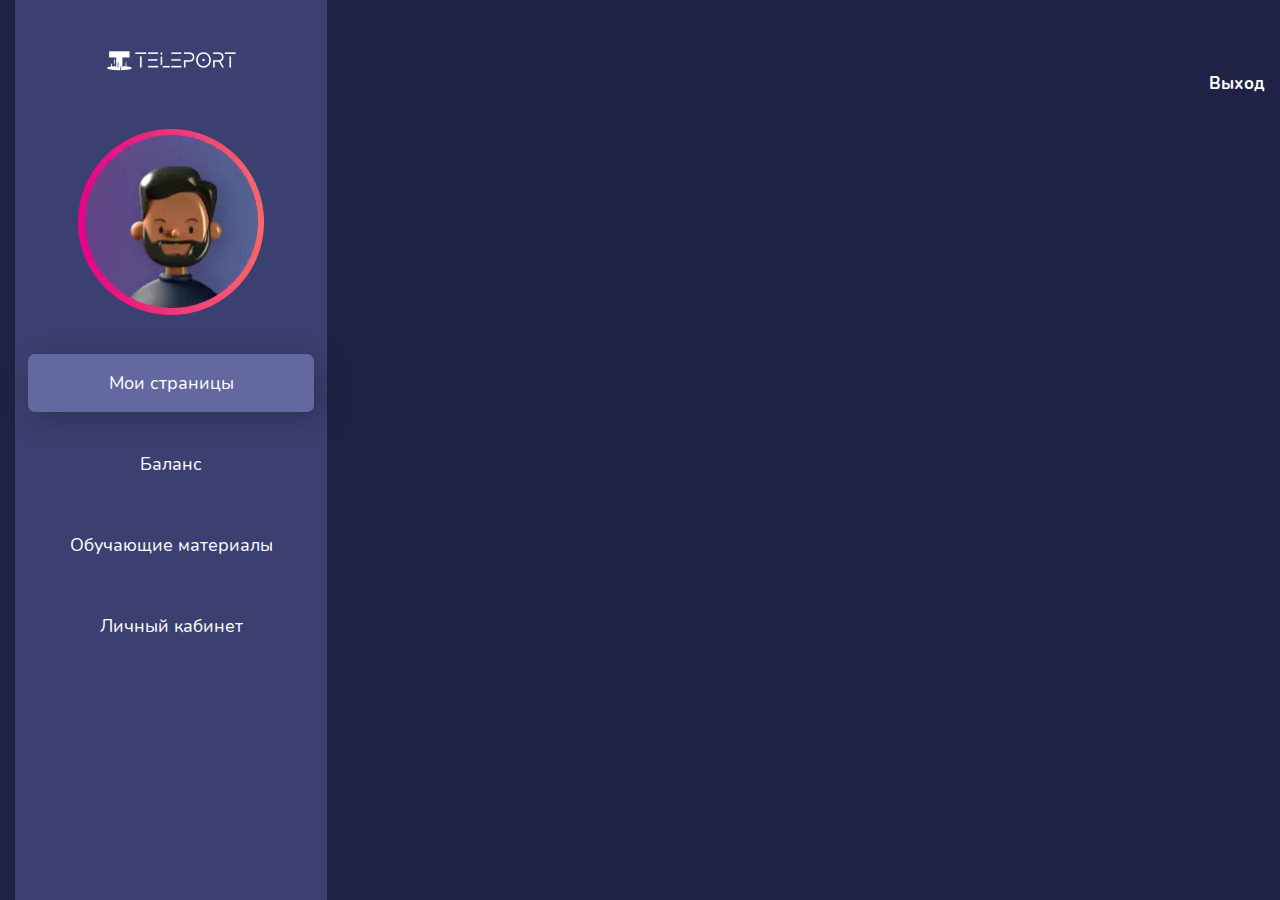
<file: teleport/home.html>
<!DOCTYPE html><html lang="en"><head>    <meta charset="UTF-8">    <meta name="viewport" content="width=device-width, initial-scale=1.0">    <link rel="stylesheet" href="css/style.min.css">    <title>Home</title></head><body>    <section class="home">        <div class="container">            <div class="home__inner">                <aside class="home__aside home-aside">                    <div class="home-aside__row">                        <div class="home-aside__toggle">                            <span></span>                        </div>                    </div>                    <div class="home-aside__inner">                        <div class="home-aside__logo page-logo">                            <picture><source srcset="images/header/logo.webp" type="image/webp"><img src="images/header/logo.png" alt=""></picture>                        </div>                        <div class="home-aside__avatar">                            <picture><source srcset="images/home/avatar.webp" type="image/webp"><img src="images/home/avatar.png" alt=""></picture>                        </div>                        <nav class="home-aside__menu home-menu page-menu">                            <ul class="home-menu__list page-menu__list">                                <li class="home-menu__item page-menu__item"><a href="#"                                        class="home-menu__link page-menu__link page-menu__link--active"                                        data-menu="subpages">Мои страницы</a>                                </li>                                <li class="home-menu__item page-menu__item"><a href="#"                                        class="home-menu__link page-menu__link" data-menu="balance">Баланс</a></li>                                <li class="home-menu__item page-menu__item"><a href="#"                                        class="home-menu__link page-menu__link" data-menu="materials">Обучающие                                        материалы</a>                                </li>                                <li class="home-menu__item page-menu__item"><a href="#"                                        class="home-menu__link page-menu__link" data-menu="personal">Личный кабинет</a>                                </li>                            </ul>                        </nav>                    </div>                </aside>                <main class="home__content home-content">                    <div class="home-content__logout"><a href="index.html" class="home-main__logout-link">Выход</a></div>                    <div class="home-content__inner">                                                                                                                                            </div>                </main>            </div>        </div>    </section>    <script src="js/script.js"></script></body></html>
</file>
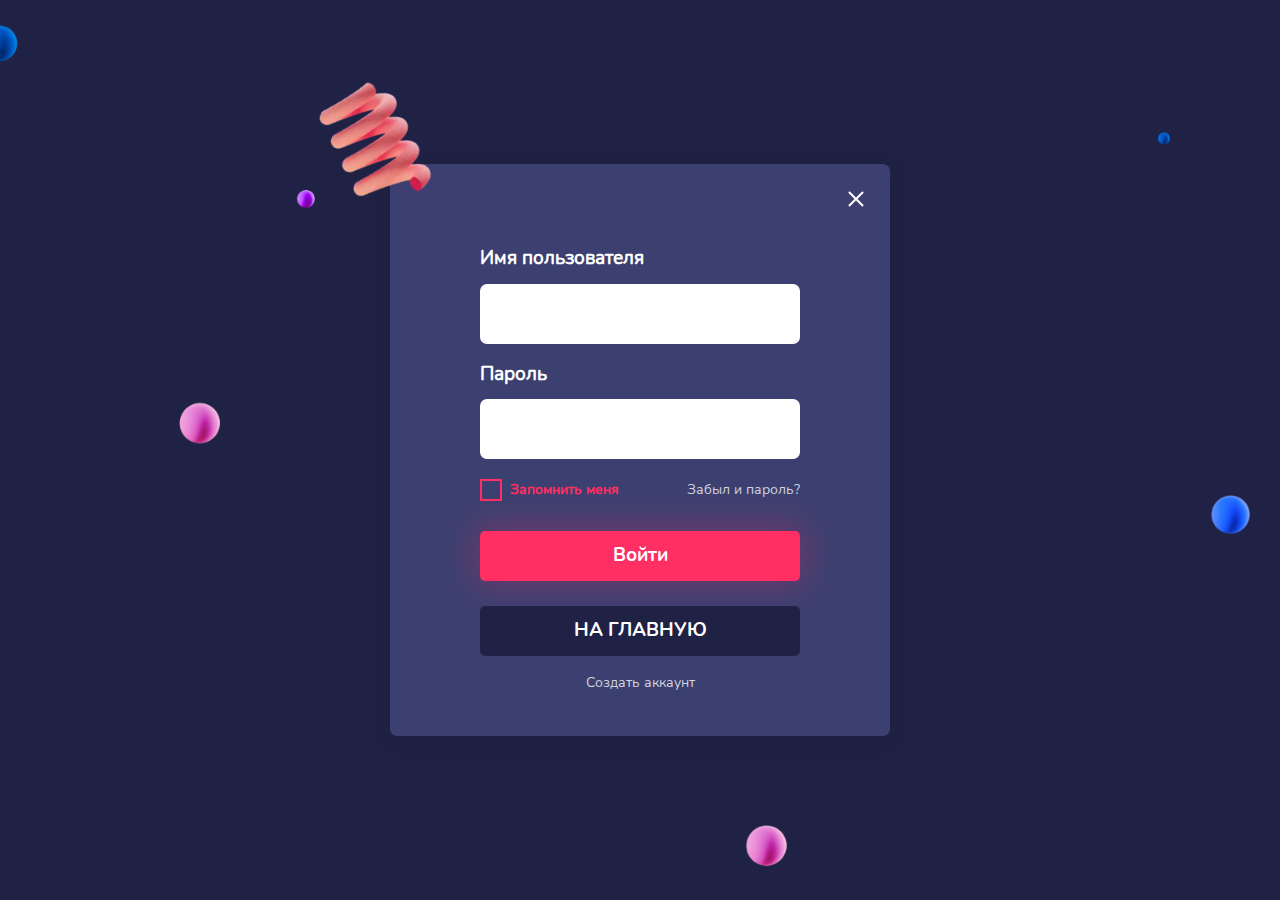
<file: teleport/login.html>
<!DOCTYPE html><html lang="en"><head>    <meta charset="UTF-8">    <meta name="viewport" content="width=device-width, initial-scale=1.0">    <title>Вход</title>    <link rel="stylesheet" href="css/style.css"></head><body>    <section class="login">        <div class="container">            <div class="login__inner">                <div class="login__box box-login">                    <a class="box-login__link-close page-link-close" href="index.html"></a>                    <form action="#" class="box-login__form login-form">                        <label class="login-form__label page-label" for="inputUsername">Имя пользователя</label>                        <input class="login-form__input page-input" type="text" id="inputUsername">                        <label class="login-form__label page-label" for="InputPassword">Пароль</label>                        <input class="login-form__input page-input" type="password" id="InputPassword">                        <div class="login-form__row">                            <label class="login-form__label-radio page-label-radio">                                <input class="login-form__input-radio page-input-radio" type="checkbox">                                <span></span>                                Запомнить меня                            </label>                            <a href="recovery.html" class="login-form__link-restore">Забыл и пароль?</a>                        </div>                        <button class="login-form__btn-login page-btn" type="submit">Войти</button>                                            </form>                    <a href="index.html" class="box-login__btn-return page-btn">на главную</a>                    <a href="registration.html" class="box-login__link-create">Создать аккаунт</a>                                        <div class="box-login__img">                        <picture><source srcset="images/login/box-image.webp" type="image/webp"><img src="images/login/box-image.png" alt="#"></picture>                    </div>                </div>            </div>        </div>    </section></body></html>
</file>
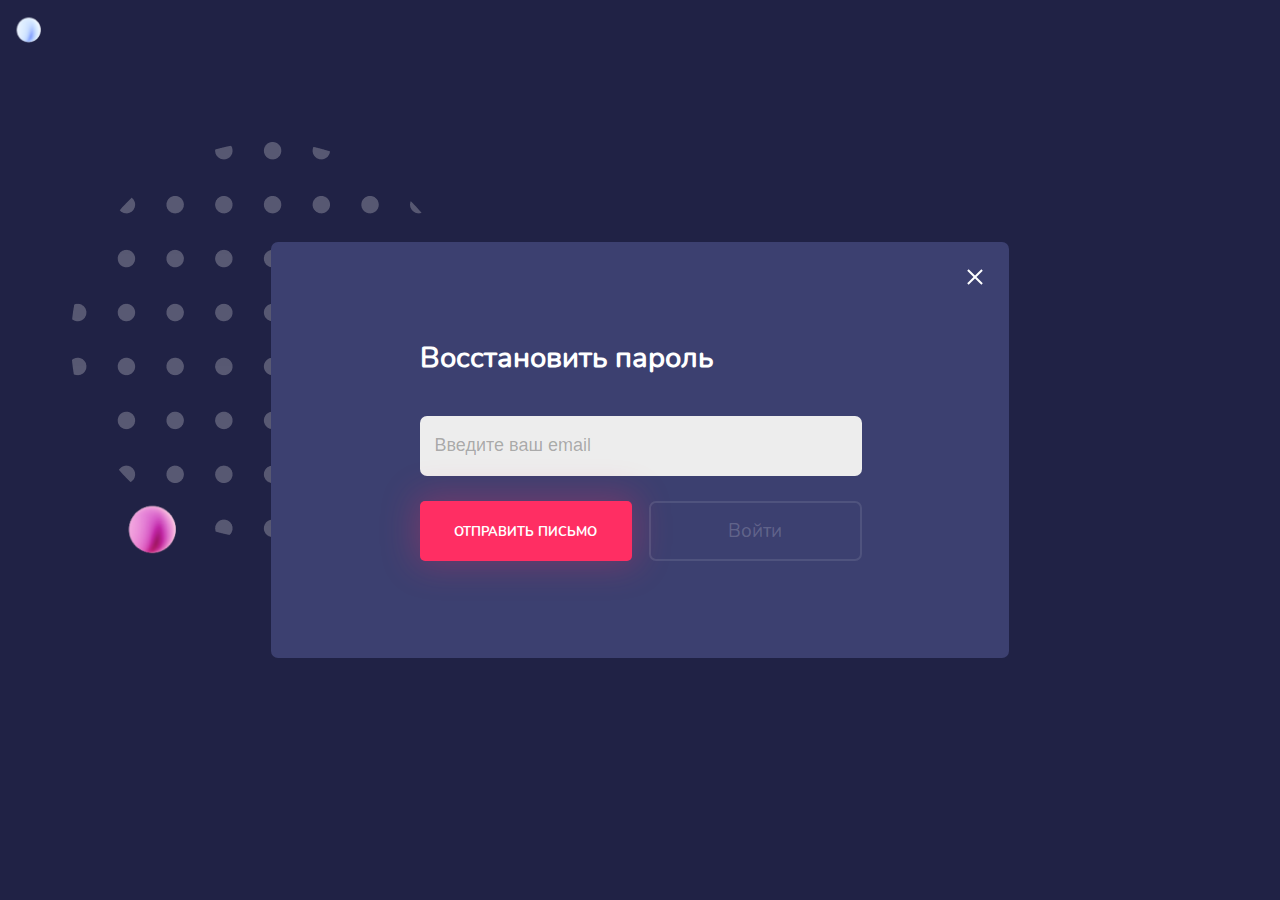
<file: teleport/recovery.html>
<!DOCTYPE html><html lang="en"><head>    <meta charset="UTF-8">    <meta name="viewport" content="width=device-width, initial-scale=1.0">    <title>Восстановление пароля</title>    <link rel="stylesheet" href="css/style.css"></head><body>    <section class="recovery">        <div class="container">            <div class="recovery__inner">                <div class="recovery__box box-recovery">                    <div class="box-recovery__inner">                        <a href="index.html" class="box-recovery__link-close page-link-close"></a>                          <div class="box-recovery__title">Восстановить пароль</div>                        <form action="" class="box-recovery__form form-recovery">                            <input type="text" class="form-recovery__input" placeholder="Введите ваш email">                            <div class="form-recovery__row">                                <button class="form-recovery__btn page-btn" type="submit">Отправить письмо</button>                                <a href="login.html" class="form-recovery__link-login">Войти</a>                            </div>                        </form>                        <div class="box-recovery__img">                            <picture><source srcset="images/recovery/recovery-img.webp" type="image/webp"><img src="images/recovery/recovery-img.png" alt="#"></picture>                        </div>                    </div>                </div>            </div>        </div>    </section></body></html>
</file>
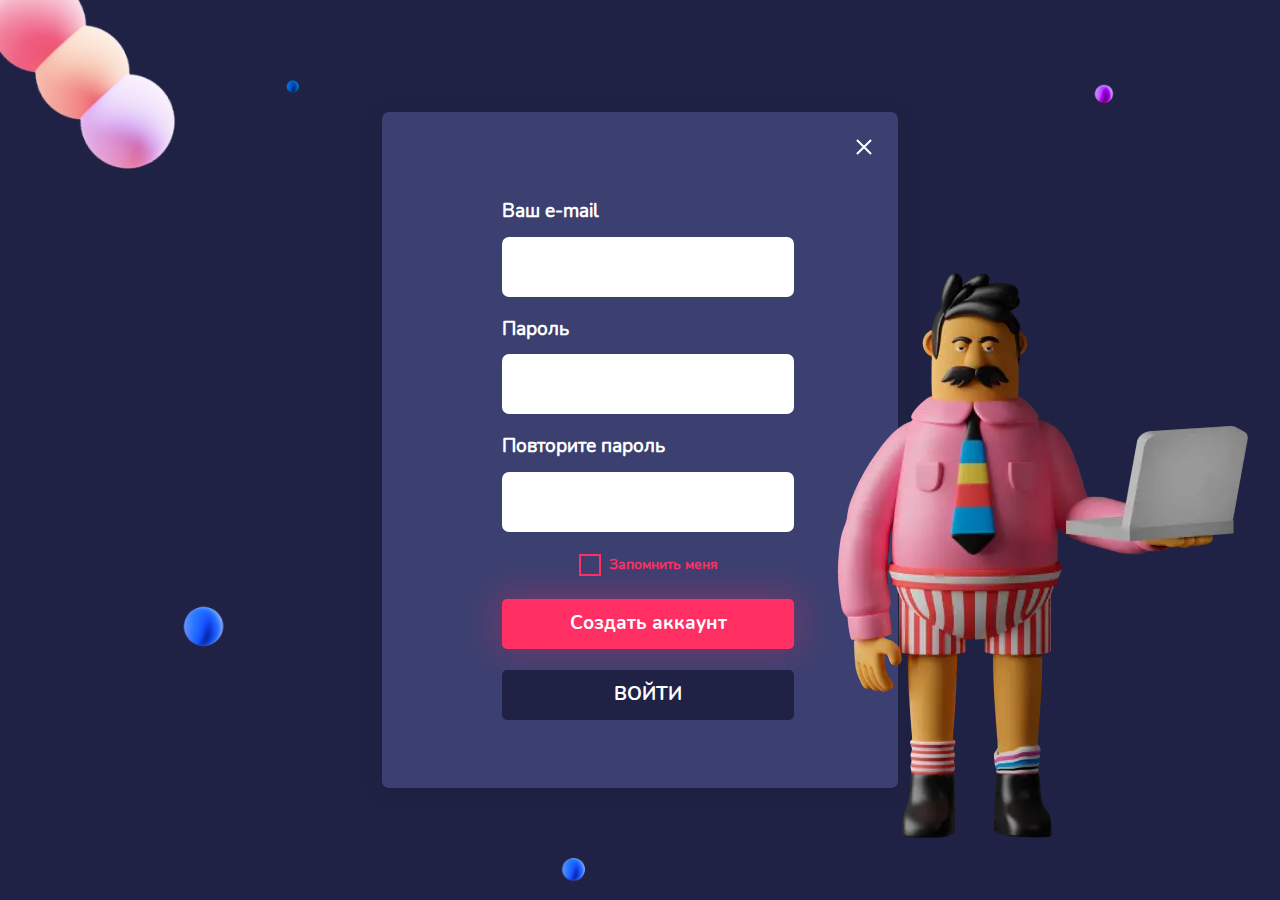
<file: teleport/registration.html>
<!DOCTYPE html><html lang="en"><head>    <meta charset="UTF-8">    <meta name="viewport" content="width=device-width, initial-scale=1.0">    <title>Регистрация</title>    <link rel="stylesheet" href="css/style.css"></head><body>    <section class="registration">        <div class="container">            <div class="registration__inner">                <div class="registration__box box-registration">                    <div class="box-registration__inner">                        <a class="box-registration__link-close page-link-close" href="index.html"></a>                        <form action="#" class="box-registration__form form-registration">                            <label class="form-registration__label page-label">                                Ваш e-mail                                <input type="text" class="form-registration__input page-input">                            </label>                            <label class="form-registration__label page-label">                                Пароль                                <input type="password" class="form-registration__input page-input">                            </label>                            <label class="form-registration__label page-label">                                Повторите пароль                                <input type="password" class="form-registration__input page-input">                            </label>                            <label class="form-registration__label-radio page-label-radio">                                <input class="form-registration__input-radio page-input-radio" type="checkbox">                                <span></span>                                Запомнить меня                            </label>                            <button class="form-registration__btn-create page-btn" type="submit">Создать аккаунт</button>                        </form>                        <a href="login.html" class="box-registration__btn-login page-btn">войти</a>                        <div class="box-registration__img">                            <picture><source srcset="images/registration/registration-img.webp" type="image/webp"><img src="images/registration/registration-img.png" alt=""></picture>                        </div>                    </div>                </div>            </div>        </div>    </section></body></html>
</file>
<file: OnePage/css/style.css>
*,
*::after,
*::before {
  margin: 0;
  padding: 0;
  -webkit-box-sizing: border-box;
          box-sizing: border-box;
}

body {
  scroll-behavior: smooth;
}

ul {
  list-style: none;
}

a {
  text-decoration: none;
  color: inherit;
}

body {
  font-family: "BebasNeueRegular";
}

.container,
.header__body {
  max-width: 990px;
  padding: 0 15px;
  margin: 0 auto;
}

.page-section {
  padding-top: 100px;
}

.page-title {
  text-align: center;
  font-family: "BebasNeueRegular";
}

.page-title__title {
  font-size: 48px;
}

.page-title__title::after {
  content: "/";
}

.page-title__subtitle {
  font-size: 24px;
}

.page-social {
  display: -webkit-box;
  display: -ms-flexbox;
  display: flex;
}

.page-social__link {
  display: block;
  width: 36px;
  height: 36px;
  border-radius: 50%;
  background-color: #fff;
  display: -webkit-box;
  display: -ms-flexbox;
  display: flex;
  -webkit-box-align: center;
      -ms-flex-align: center;
          align-items: center;
  -webkit-box-pack: center;
      -ms-flex-pack: center;
          justify-content: center;
  opacity: .5;
  -webkit-transition: .5s;
  -o-transition: .5s;
  transition: .5s;
}

.page-social__link:hover {
  opacity: 1;
}

.page-social__link + .page-social__link {
  margin-left: 15px;
}

.page-social__icon {
  display: block;
  width: 20px;
  height: 20px;
}

@font-face {
  font-family: "BebasNeueBold";
  font-display: swap;
  src: url("../fonts/BebasNeueBold.woff") format("woff"), url("../fonts/BebasNeueBold.woff2") format("woff2");
  font-weight: 400;
  font-style: normal;
}

@font-face {
  font-family: "BebasNeueLight";
  font-display: swap;
  src: url("../fonts/BebasNeueLight.woff") format("woff"), url("../fonts/BebasNeueLight.woff2") format("woff2");
  font-weight: 400;
  font-style: normal;
}

@font-face {
  font-family: "BebasNeueRegular";
  font-display: swap;
  src: url("../fonts/BebasNeueRegular.woff") format("woff"), url("../fonts/BebasNeueRegular.woff2") format("woff2");
  font-weight: 400;
  font-style: normal;
}

@font-face {
  font-family: "BebasNeueThin";
  font-display: swap;
  src: url("../fonts/BebasNeueThin.woff") format("woff"), url("../fonts/BebasNeueThin.woff2") format("woff2");
  font-weight: 400;
  font-style: normal;
}

@font-face {
  font-family: "OpenSans-BoldItalic";
  font-display: swap;
  src: url("../fonts/OpenSans-BoldItalic.woff") format("woff"), url("../fonts/OpenSans-BoldItalic.woff2") format("woff2");
  font-weight: 400;
  font-style: normal;
}

@font-face {
  font-family: "OpenSans-Regular";
  font-display: swap;
  src: url("../fonts/OpenSans-Regular.woff") format("woff"), url("../fonts/OpenSans-Regular.woff2") format("woff2");
  font-weight: 400;
  font-style: normal;
}

@font-face {
  font-family: "BebasNeueBook";
  font-display: swap;
  src: url("../fonts/BebasNeueBook.woff") format("woff"), url("../fonts/BebasNeueBook.woff2") format("woff2");
  font-weight: 400;
  font-style: normal;
}

/* Slider */

.slick-slider {
  position: relative;
  display: block;
  -webkit-box-sizing: border-box;
          box-sizing: border-box;
  -webkit-touch-callout: none;
  -webkit-user-select: none;
  -moz-user-select: none;
  -ms-user-select: none;
  user-select: none;
  -ms-touch-action: pan-y;
  touch-action: pan-y;
  -webkit-tap-highlight-color: transparent;
}

.slick-list {
  position: relative;
  overflow: hidden;
  display: block;
  margin: 0;
  padding: 0;
}

.slick-list:focus {
  outline: none;
}

.slick-list.dragging {
  cursor: pointer;
  cursor: hand;
}

.slick-slider .slick-track,
.slick-slider .slick-list {
  -webkit-transform: translate3d(0, 0, 0);
  -ms-transform: translate3d(0, 0, 0);
  transform: translate3d(0, 0, 0);
}

.slick-track {
  position: relative;
  left: 0;
  top: 0;
  display: block;
  margin-left: auto;
  margin-right: auto;
}

.slick-track:before,
.slick-track:after {
  content: "";
  display: table;
}

.slick-track:after {
  clear: both;
}

.slick-loading .slick-track {
  visibility: hidden;
}

.slick-slide {
  float: left;
  height: 100%;
  min-height: 1px;
  display: none;
}

[dir="rtl"] .slick-slide {
  float: right;
}

.slick-slide img {
  display: block;
}

.slick-slide.slick-loading img {
  display: none;
}

.slick-slide.dragging img {
  pointer-events: none;
}

.slick-initialized .slick-slide {
  display: block;
}

.slick-loading .slick-slide {
  visibility: hidden;
}

.slick-vertical .slick-slide {
  display: block;
  height: auto;
  border: 1px solid transparent;
}

.slick-arrow.slick-hidden {
  display: none;
}

/*!
 * animate.css - https://animate.style/
 * Version - 4.1.1
 * Licensed under the MIT license - http://opensource.org/licenses/MIT
 *
 * Copyright (c) 2020 Animate.css
 */

:root {
  --animate-duration: 1s;
  --animate-delay: 1s;
  --animate-repeat: 1;
}

.animate__animated {
  -webkit-animation-duration: 1s;
  animation-duration: 1s;
  -webkit-animation-duration: var(--animate-duration);
  animation-duration: var(--animate-duration);
  -webkit-animation-fill-mode: both;
  animation-fill-mode: both;
}

.animate__animated.animate__infinite {
  -webkit-animation-iteration-count: infinite;
  animation-iteration-count: infinite;
}

.animate__animated.animate__repeat-1 {
  -webkit-animation-iteration-count: 1;
  animation-iteration-count: 1;
  -webkit-animation-iteration-count: var(--animate-repeat);
  animation-iteration-count: var(--animate-repeat);
}

.animate__animated.animate__repeat-2 {
  -webkit-animation-iteration-count: 2;
  animation-iteration-count: 2;
  -webkit-animation-iteration-count: calc(var(--animate-repeat)*2);
  animation-iteration-count: calc(var(--animate-repeat)*2);
}

.animate__animated.animate__repeat-3 {
  -webkit-animation-iteration-count: 3;
  animation-iteration-count: 3;
  -webkit-animation-iteration-count: calc(var(--animate-repeat)*3);
  animation-iteration-count: calc(var(--animate-repeat)*3);
}

.animate__animated.animate__delay-1s {
  -webkit-animation-delay: 1s;
  animation-delay: 1s;
  -webkit-animation-delay: var(--animate-delay);
  animation-delay: var(--animate-delay);
}

.animate__animated.animate__delay-2s {
  -webkit-animation-delay: 2s;
  animation-delay: 2s;
  -webkit-animation-delay: calc(var(--animate-delay)*2);
  animation-delay: calc(var(--animate-delay)*2);
}

.animate__animated.animate__delay-3s {
  -webkit-animation-delay: 3s;
  animation-delay: 3s;
  -webkit-animation-delay: calc(var(--animate-delay)*3);
  animation-delay: calc(var(--animate-delay)*3);
}

.animate__animated.animate__delay-4s {
  -webkit-animation-delay: 4s;
  animation-delay: 4s;
  -webkit-animation-delay: calc(var(--animate-delay)*4);
  animation-delay: calc(var(--animate-delay)*4);
}

.animate__animated.animate__delay-5s {
  -webkit-animation-delay: 5s;
  animation-delay: 5s;
  -webkit-animation-delay: calc(var(--animate-delay)*5);
  animation-delay: calc(var(--animate-delay)*5);
}

.animate__animated.animate__faster {
  -webkit-animation-duration: .5s;
  animation-duration: .5s;
  -webkit-animation-duration: calc(var(--animate-duration)/2);
  animation-duration: calc(var(--animate-duration)/2);
}

.animate__animated.animate__fast {
  -webkit-animation-duration: .8s;
  animation-duration: .8s;
  -webkit-animation-duration: calc(var(--animate-duration)*0.8);
  animation-duration: calc(var(--animate-duration)*0.8);
}

.animate__animated.animate__slow {
  -webkit-animation-duration: 2s;
  animation-duration: 2s;
  -webkit-animation-duration: calc(var(--animate-duration)*2);
  animation-duration: calc(var(--animate-duration)*2);
}

.animate__animated.animate__slower {
  -webkit-animation-duration: 3s;
  animation-duration: 3s;
  -webkit-animation-duration: calc(var(--animate-duration)*3);
  animation-duration: calc(var(--animate-duration)*3);
}

@-webkit-keyframes bounce {
  0%, 20%, 53%, to {
    -webkit-animation-timing-function: cubic-bezier(0.215, 0.61, 0.355, 1);
    animation-timing-function: cubic-bezier(0.215, 0.61, 0.355, 1);
    -webkit-transform: translateZ(0);
    transform: translateZ(0);
  }

  40%, 43% {
    -webkit-animation-timing-function: cubic-bezier(0.755, 0.05, 0.855, 0.06);
    animation-timing-function: cubic-bezier(0.755, 0.05, 0.855, 0.06);
    -webkit-transform: translate3d(0, -30px, 0) scaleY(1.1);
    transform: translate3d(0, -30px, 0) scaleY(1.1);
  }

  70% {
    -webkit-animation-timing-function: cubic-bezier(0.755, 0.05, 0.855, 0.06);
    animation-timing-function: cubic-bezier(0.755, 0.05, 0.855, 0.06);
    -webkit-transform: translate3d(0, -15px, 0) scaleY(1.05);
    transform: translate3d(0, -15px, 0) scaleY(1.05);
  }

  80% {
    -webkit-transition-timing-function: cubic-bezier(0.215, 0.61, 0.355, 1);
    transition-timing-function: cubic-bezier(0.215, 0.61, 0.355, 1);
    -webkit-transform: translateZ(0) scaleY(0.95);
    transform: translateZ(0) scaleY(0.95);
  }

  90% {
    -webkit-transform: translate3d(0, -4px, 0) scaleY(1.02);
    transform: translate3d(0, -4px, 0) scaleY(1.02);
  }
}

@keyframes bounce {
  0%, 20%, 53%, to {
    -webkit-animation-timing-function: cubic-bezier(0.215, 0.61, 0.355, 1);
    animation-timing-function: cubic-bezier(0.215, 0.61, 0.355, 1);
    -webkit-transform: translateZ(0);
    transform: translateZ(0);
  }

  40%, 43% {
    -webkit-animation-timing-function: cubic-bezier(0.755, 0.05, 0.855, 0.06);
    animation-timing-function: cubic-bezier(0.755, 0.05, 0.855, 0.06);
    -webkit-transform: translate3d(0, -30px, 0) scaleY(1.1);
    transform: translate3d(0, -30px, 0) scaleY(1.1);
  }

  70% {
    -webkit-animation-timing-function: cubic-bezier(0.755, 0.05, 0.855, 0.06);
    animation-timing-function: cubic-bezier(0.755, 0.05, 0.855, 0.06);
    -webkit-transform: translate3d(0, -15px, 0) scaleY(1.05);
    transform: translate3d(0, -15px, 0) scaleY(1.05);
  }

  80% {
    -webkit-transition-timing-function: cubic-bezier(0.215, 0.61, 0.355, 1);
    -o-transition-timing-function: cubic-bezier(0.215, 0.61, 0.355, 1);
       transition-timing-function: cubic-bezier(0.215, 0.61, 0.355, 1);
    -webkit-transform: translateZ(0) scaleY(0.95);
    transform: translateZ(0) scaleY(0.95);
  }

  90% {
    -webkit-transform: translate3d(0, -4px, 0) scaleY(1.02);
    transform: translate3d(0, -4px, 0) scaleY(1.02);
  }
}

.animate__bounce {
  -webkit-animation-name: bounce;
  animation-name: bounce;
  -webkit-transform-origin: center bottom;
  -ms-transform-origin: center bottom;
      transform-origin: center bottom;
}

@-webkit-keyframes flash {
  0%, 50%, to {
    opacity: 1;
  }

  25%, 75% {
    opacity: 0;
  }
}

@keyframes flash {
  0%, 50%, to {
    opacity: 1;
  }

  25%, 75% {
    opacity: 0;
  }
}

.animate__flash {
  -webkit-animation-name: flash;
  animation-name: flash;
}

@-webkit-keyframes pulse {
  0% {
    -webkit-transform: scaleX(1);
    transform: scaleX(1);
  }

  50% {
    -webkit-transform: scale3d(1.05, 1.05, 1.05);
    transform: scale3d(1.05, 1.05, 1.05);
  }

  to {
    -webkit-transform: scaleX(1);
    transform: scaleX(1);
  }
}

@keyframes pulse {
  0% {
    -webkit-transform: scaleX(1);
    transform: scaleX(1);
  }

  50% {
    -webkit-transform: scale3d(1.05, 1.05, 1.05);
    transform: scale3d(1.05, 1.05, 1.05);
  }

  to {
    -webkit-transform: scaleX(1);
    transform: scaleX(1);
  }
}

.animate__pulse {
  -webkit-animation-name: pulse;
  animation-name: pulse;
  -webkit-animation-timing-function: ease-in-out;
  animation-timing-function: ease-in-out;
}

@-webkit-keyframes rubberBand {
  0% {
    -webkit-transform: scaleX(1);
    transform: scaleX(1);
  }

  30% {
    -webkit-transform: scale3d(1.25, 0.75, 1);
    transform: scale3d(1.25, 0.75, 1);
  }

  40% {
    -webkit-transform: scale3d(0.75, 1.25, 1);
    transform: scale3d(0.75, 1.25, 1);
  }

  50% {
    -webkit-transform: scale3d(1.15, 0.85, 1);
    transform: scale3d(1.15, 0.85, 1);
  }

  65% {
    -webkit-transform: scale3d(0.95, 1.05, 1);
    transform: scale3d(0.95, 1.05, 1);
  }

  75% {
    -webkit-transform: scale3d(1.05, 0.95, 1);
    transform: scale3d(1.05, 0.95, 1);
  }

  to {
    -webkit-transform: scaleX(1);
    transform: scaleX(1);
  }
}

@keyframes rubberBand {
  0% {
    -webkit-transform: scaleX(1);
    transform: scaleX(1);
  }

  30% {
    -webkit-transform: scale3d(1.25, 0.75, 1);
    transform: scale3d(1.25, 0.75, 1);
  }

  40% {
    -webkit-transform: scale3d(0.75, 1.25, 1);
    transform: scale3d(0.75, 1.25, 1);
  }

  50% {
    -webkit-transform: scale3d(1.15, 0.85, 1);
    transform: scale3d(1.15, 0.85, 1);
  }

  65% {
    -webkit-transform: scale3d(0.95, 1.05, 1);
    transform: scale3d(0.95, 1.05, 1);
  }

  75% {
    -webkit-transform: scale3d(1.05, 0.95, 1);
    transform: scale3d(1.05, 0.95, 1);
  }

  to {
    -webkit-transform: scaleX(1);
    transform: scaleX(1);
  }
}

.animate__rubberBand {
  -webkit-animation-name: rubberBand;
  animation-name: rubberBand;
}

@-webkit-keyframes shakeX {
  0%, to {
    -webkit-transform: translateZ(0);
    transform: translateZ(0);
  }

  10%, 30%, 50%, 70%, 90% {
    -webkit-transform: translate3d(-10px, 0, 0);
    transform: translate3d(-10px, 0, 0);
  }

  20%, 40%, 60%, 80% {
    -webkit-transform: translate3d(10px, 0, 0);
    transform: translate3d(10px, 0, 0);
  }
}

@keyframes shakeX {
  0%, to {
    -webkit-transform: translateZ(0);
    transform: translateZ(0);
  }

  10%, 30%, 50%, 70%, 90% {
    -webkit-transform: translate3d(-10px, 0, 0);
    transform: translate3d(-10px, 0, 0);
  }

  20%, 40%, 60%, 80% {
    -webkit-transform: translate3d(10px, 0, 0);
    transform: translate3d(10px, 0, 0);
  }
}

.animate__shakeX {
  -webkit-animation-name: shakeX;
  animation-name: shakeX;
}

@-webkit-keyframes shakeY {
  0%, to {
    -webkit-transform: translateZ(0);
    transform: translateZ(0);
  }

  10%, 30%, 50%, 70%, 90% {
    -webkit-transform: translate3d(0, -10px, 0);
    transform: translate3d(0, -10px, 0);
  }

  20%, 40%, 60%, 80% {
    -webkit-transform: translate3d(0, 10px, 0);
    transform: translate3d(0, 10px, 0);
  }
}

@keyframes shakeY {
  0%, to {
    -webkit-transform: translateZ(0);
    transform: translateZ(0);
  }

  10%, 30%, 50%, 70%, 90% {
    -webkit-transform: translate3d(0, -10px, 0);
    transform: translate3d(0, -10px, 0);
  }

  20%, 40%, 60%, 80% {
    -webkit-transform: translate3d(0, 10px, 0);
    transform: translate3d(0, 10px, 0);
  }
}

.animate__shakeY {
  -webkit-animation-name: shakeY;
  animation-name: shakeY;
}

@-webkit-keyframes headShake {
  0% {
    -webkit-transform: translateX(0);
    transform: translateX(0);
  }

  6.5% {
    -webkit-transform: translateX(-6px) rotateY(-9deg);
    transform: translateX(-6px) rotateY(-9deg);
  }

  18.5% {
    -webkit-transform: translateX(5px) rotateY(7deg);
    transform: translateX(5px) rotateY(7deg);
  }

  31.5% {
    -webkit-transform: translateX(-3px) rotateY(-5deg);
    transform: translateX(-3px) rotateY(-5deg);
  }

  43.5% {
    -webkit-transform: translateX(2px) rotateY(3deg);
    transform: translateX(2px) rotateY(3deg);
  }

  50% {
    -webkit-transform: translateX(0);
    transform: translateX(0);
  }
}

@keyframes headShake {
  0% {
    -webkit-transform: translateX(0);
    transform: translateX(0);
  }

  6.5% {
    -webkit-transform: translateX(-6px) rotateY(-9deg);
    transform: translateX(-6px) rotateY(-9deg);
  }

  18.5% {
    -webkit-transform: translateX(5px) rotateY(7deg);
    transform: translateX(5px) rotateY(7deg);
  }

  31.5% {
    -webkit-transform: translateX(-3px) rotateY(-5deg);
    transform: translateX(-3px) rotateY(-5deg);
  }

  43.5% {
    -webkit-transform: translateX(2px) rotateY(3deg);
    transform: translateX(2px) rotateY(3deg);
  }

  50% {
    -webkit-transform: translateX(0);
    transform: translateX(0);
  }
}

.animate__headShake {
  -webkit-animation-timing-function: ease-in-out;
  animation-timing-function: ease-in-out;
  -webkit-animation-name: headShake;
  animation-name: headShake;
}

@-webkit-keyframes swing {
  20% {
    -webkit-transform: rotate(15deg);
    transform: rotate(15deg);
  }

  40% {
    -webkit-transform: rotate(-10deg);
    transform: rotate(-10deg);
  }

  60% {
    -webkit-transform: rotate(5deg);
    transform: rotate(5deg);
  }

  80% {
    -webkit-transform: rotate(-5deg);
    transform: rotate(-5deg);
  }

  to {
    -webkit-transform: rotate(0deg);
    transform: rotate(0deg);
  }
}

@keyframes swing {
  20% {
    -webkit-transform: rotate(15deg);
    transform: rotate(15deg);
  }

  40% {
    -webkit-transform: rotate(-10deg);
    transform: rotate(-10deg);
  }

  60% {
    -webkit-transform: rotate(5deg);
    transform: rotate(5deg);
  }

  80% {
    -webkit-transform: rotate(-5deg);
    transform: rotate(-5deg);
  }

  to {
    -webkit-transform: rotate(0deg);
    transform: rotate(0deg);
  }
}

.animate__swing {
  -webkit-transform-origin: top center;
  -ms-transform-origin: top center;
      transform-origin: top center;
  -webkit-animation-name: swing;
  animation-name: swing;
}

@-webkit-keyframes tada {
  0% {
    -webkit-transform: scaleX(1);
    transform: scaleX(1);
  }

  10%, 20% {
    -webkit-transform: scale3d(0.9, 0.9, 0.9) rotate(-3deg);
    transform: scale3d(0.9, 0.9, 0.9) rotate(-3deg);
  }

  30%, 50%, 70%, 90% {
    -webkit-transform: scale3d(1.1, 1.1, 1.1) rotate(3deg);
    transform: scale3d(1.1, 1.1, 1.1) rotate(3deg);
  }

  40%, 60%, 80% {
    -webkit-transform: scale3d(1.1, 1.1, 1.1) rotate(-3deg);
    transform: scale3d(1.1, 1.1, 1.1) rotate(-3deg);
  }

  to {
    -webkit-transform: scaleX(1);
    transform: scaleX(1);
  }
}

@keyframes tada {
  0% {
    -webkit-transform: scaleX(1);
    transform: scaleX(1);
  }

  10%, 20% {
    -webkit-transform: scale3d(0.9, 0.9, 0.9) rotate(-3deg);
    transform: scale3d(0.9, 0.9, 0.9) rotate(-3deg);
  }

  30%, 50%, 70%, 90% {
    -webkit-transform: scale3d(1.1, 1.1, 1.1) rotate(3deg);
    transform: scale3d(1.1, 1.1, 1.1) rotate(3deg);
  }

  40%, 60%, 80% {
    -webkit-transform: scale3d(1.1, 1.1, 1.1) rotate(-3deg);
    transform: scale3d(1.1, 1.1, 1.1) rotate(-3deg);
  }

  to {
    -webkit-transform: scaleX(1);
    transform: scaleX(1);
  }
}

.animate__tada {
  -webkit-animation-name: tada;
  animation-name: tada;
}

@-webkit-keyframes wobble {
  0% {
    -webkit-transform: translateZ(0);
    transform: translateZ(0);
  }

  15% {
    -webkit-transform: translate3d(-25%, 0, 0) rotate(-5deg);
    transform: translate3d(-25%, 0, 0) rotate(-5deg);
  }

  30% {
    -webkit-transform: translate3d(20%, 0, 0) rotate(3deg);
    transform: translate3d(20%, 0, 0) rotate(3deg);
  }

  45% {
    -webkit-transform: translate3d(-15%, 0, 0) rotate(-3deg);
    transform: translate3d(-15%, 0, 0) rotate(-3deg);
  }

  60% {
    -webkit-transform: translate3d(10%, 0, 0) rotate(2deg);
    transform: translate3d(10%, 0, 0) rotate(2deg);
  }

  75% {
    -webkit-transform: translate3d(-5%, 0, 0) rotate(-1deg);
    transform: translate3d(-5%, 0, 0) rotate(-1deg);
  }

  to {
    -webkit-transform: translateZ(0);
    transform: translateZ(0);
  }
}

@keyframes wobble {
  0% {
    -webkit-transform: translateZ(0);
    transform: translateZ(0);
  }

  15% {
    -webkit-transform: translate3d(-25%, 0, 0) rotate(-5deg);
    transform: translate3d(-25%, 0, 0) rotate(-5deg);
  }

  30% {
    -webkit-transform: translate3d(20%, 0, 0) rotate(3deg);
    transform: translate3d(20%, 0, 0) rotate(3deg);
  }

  45% {
    -webkit-transform: translate3d(-15%, 0, 0) rotate(-3deg);
    transform: translate3d(-15%, 0, 0) rotate(-3deg);
  }

  60% {
    -webkit-transform: translate3d(10%, 0, 0) rotate(2deg);
    transform: translate3d(10%, 0, 0) rotate(2deg);
  }

  75% {
    -webkit-transform: translate3d(-5%, 0, 0) rotate(-1deg);
    transform: translate3d(-5%, 0, 0) rotate(-1deg);
  }

  to {
    -webkit-transform: translateZ(0);
    transform: translateZ(0);
  }
}

.animate__wobble {
  -webkit-animation-name: wobble;
  animation-name: wobble;
}

@-webkit-keyframes jello {
  0%, 11.1%, to {
    -webkit-transform: translateZ(0);
    transform: translateZ(0);
  }

  22.2% {
    -webkit-transform: skewX(-12.5deg) skewY(-12.5deg);
    transform: skewX(-12.5deg) skewY(-12.5deg);
  }

  33.3% {
    -webkit-transform: skewX(6.25deg) skewY(6.25deg);
    transform: skewX(6.25deg) skewY(6.25deg);
  }

  44.4% {
    -webkit-transform: skewX(-3.125deg) skewY(-3.125deg);
    transform: skewX(-3.125deg) skewY(-3.125deg);
  }

  55.5% {
    -webkit-transform: skewX(1.5625deg) skewY(1.5625deg);
    transform: skewX(1.5625deg) skewY(1.5625deg);
  }

  66.6% {
    -webkit-transform: skewX(-0.78125deg) skewY(-0.78125deg);
    transform: skewX(-0.78125deg) skewY(-0.78125deg);
  }

  77.7% {
    -webkit-transform: skewX(0.39063deg) skewY(0.39063deg);
    transform: skewX(0.39063deg) skewY(0.39063deg);
  }

  88.8% {
    -webkit-transform: skewX(-0.19531deg) skewY(-0.19531deg);
    transform: skewX(-0.19531deg) skewY(-0.19531deg);
  }
}

@keyframes jello {
  0%, 11.1%, to {
    -webkit-transform: translateZ(0);
    transform: translateZ(0);
  }

  22.2% {
    -webkit-transform: skewX(-12.5deg) skewY(-12.5deg);
    transform: skewX(-12.5deg) skewY(-12.5deg);
  }

  33.3% {
    -webkit-transform: skewX(6.25deg) skewY(6.25deg);
    transform: skewX(6.25deg) skewY(6.25deg);
  }

  44.4% {
    -webkit-transform: skewX(-3.125deg) skewY(-3.125deg);
    transform: skewX(-3.125deg) skewY(-3.125deg);
  }

  55.5% {
    -webkit-transform: skewX(1.5625deg) skewY(1.5625deg);
    transform: skewX(1.5625deg) skewY(1.5625deg);
  }

  66.6% {
    -webkit-transform: skewX(-0.78125deg) skewY(-0.78125deg);
    transform: skewX(-0.78125deg) skewY(-0.78125deg);
  }

  77.7% {
    -webkit-transform: skewX(0.39063deg) skewY(0.39063deg);
    transform: skewX(0.39063deg) skewY(0.39063deg);
  }

  88.8% {
    -webkit-transform: skewX(-0.19531deg) skewY(-0.19531deg);
    transform: skewX(-0.19531deg) skewY(-0.19531deg);
  }
}

.animate__jello {
  -webkit-animation-name: jello;
  animation-name: jello;
  -webkit-transform-origin: center;
  -ms-transform-origin: center;
      transform-origin: center;
}

@-webkit-keyframes heartBeat {
  0% {
    -webkit-transform: scale(1);
    transform: scale(1);
  }

  14% {
    -webkit-transform: scale(1.3);
    transform: scale(1.3);
  }

  28% {
    -webkit-transform: scale(1);
    transform: scale(1);
  }

  42% {
    -webkit-transform: scale(1.3);
    transform: scale(1.3);
  }

  70% {
    -webkit-transform: scale(1);
    transform: scale(1);
  }
}

@keyframes heartBeat {
  0% {
    -webkit-transform: scale(1);
    transform: scale(1);
  }

  14% {
    -webkit-transform: scale(1.3);
    transform: scale(1.3);
  }

  28% {
    -webkit-transform: scale(1);
    transform: scale(1);
  }

  42% {
    -webkit-transform: scale(1.3);
    transform: scale(1.3);
  }

  70% {
    -webkit-transform: scale(1);
    transform: scale(1);
  }
}

.animate__heartBeat {
  -webkit-animation-name: heartBeat;
  animation-name: heartBeat;
  -webkit-animation-duration: 1.3s;
  animation-duration: 1.3s;
  -webkit-animation-duration: calc(var(--animate-duration)*1.3);
  animation-duration: calc(var(--animate-duration)*1.3);
  -webkit-animation-timing-function: ease-in-out;
  animation-timing-function: ease-in-out;
}

@-webkit-keyframes backInDown {
  0% {
    -webkit-transform: translateY(-1200px) scale(0.7);
    transform: translateY(-1200px) scale(0.7);
    opacity: .7;
  }

  80% {
    -webkit-transform: translateY(0) scale(0.7);
    transform: translateY(0) scale(0.7);
    opacity: .7;
  }

  to {
    -webkit-transform: scale(1);
    transform: scale(1);
    opacity: 1;
  }
}

@keyframes backInDown {
  0% {
    -webkit-transform: translateY(-1200px) scale(0.7);
    transform: translateY(-1200px) scale(0.7);
    opacity: .7;
  }

  80% {
    -webkit-transform: translateY(0) scale(0.7);
    transform: translateY(0) scale(0.7);
    opacity: .7;
  }

  to {
    -webkit-transform: scale(1);
    transform: scale(1);
    opacity: 1;
  }
}

.animate__backInDown {
  -webkit-animation-name: backInDown;
  animation-name: backInDown;
}

@-webkit-keyframes backInLeft {
  0% {
    -webkit-transform: translateX(-2000px) scale(0.7);
    transform: translateX(-2000px) scale(0.7);
    opacity: .7;
  }

  80% {
    -webkit-transform: translateX(0) scale(0.7);
    transform: translateX(0) scale(0.7);
    opacity: .7;
  }

  to {
    -webkit-transform: scale(1);
    transform: scale(1);
    opacity: 1;
  }
}

@keyframes backInLeft {
  0% {
    -webkit-transform: translateX(-2000px) scale(0.7);
    transform: translateX(-2000px) scale(0.7);
    opacity: .7;
  }

  80% {
    -webkit-transform: translateX(0) scale(0.7);
    transform: translateX(0) scale(0.7);
    opacity: .7;
  }

  to {
    -webkit-transform: scale(1);
    transform: scale(1);
    opacity: 1;
  }
}

.animate__backInLeft {
  -webkit-animation-name: backInLeft;
  animation-name: backInLeft;
}

@-webkit-keyframes backInRight {
  0% {
    -webkit-transform: translateX(2000px) scale(0.7);
    transform: translateX(2000px) scale(0.7);
    opacity: .7;
  }

  80% {
    -webkit-transform: translateX(0) scale(0.7);
    transform: translateX(0) scale(0.7);
    opacity: .7;
  }

  to {
    -webkit-transform: scale(1);
    transform: scale(1);
    opacity: 1;
  }
}

@keyframes backInRight {
  0% {
    -webkit-transform: translateX(2000px) scale(0.7);
    transform: translateX(2000px) scale(0.7);
    opacity: .7;
  }

  80% {
    -webkit-transform: translateX(0) scale(0.7);
    transform: translateX(0) scale(0.7);
    opacity: .7;
  }

  to {
    -webkit-transform: scale(1);
    transform: scale(1);
    opacity: 1;
  }
}

.animate__backInRight {
  -webkit-animation-name: backInRight;
  animation-name: backInRight;
}

@-webkit-keyframes backInUp {
  0% {
    -webkit-transform: translateY(1200px) scale(0.7);
    transform: translateY(1200px) scale(0.7);
    opacity: .7;
  }

  80% {
    -webkit-transform: translateY(0) scale(0.7);
    transform: translateY(0) scale(0.7);
    opacity: .7;
  }

  to {
    -webkit-transform: scale(1);
    transform: scale(1);
    opacity: 1;
  }
}

@keyframes backInUp {
  0% {
    -webkit-transform: translateY(1200px) scale(0.7);
    transform: translateY(1200px) scale(0.7);
    opacity: .7;
  }

  80% {
    -webkit-transform: translateY(0) scale(0.7);
    transform: translateY(0) scale(0.7);
    opacity: .7;
  }

  to {
    -webkit-transform: scale(1);
    transform: scale(1);
    opacity: 1;
  }
}

.animate__backInUp {
  -webkit-animation-name: backInUp;
  animation-name: backInUp;
}

@-webkit-keyframes backOutDown {
  0% {
    -webkit-transform: scale(1);
    transform: scale(1);
    opacity: 1;
  }

  20% {
    -webkit-transform: translateY(0) scale(0.7);
    transform: translateY(0) scale(0.7);
    opacity: .7;
  }

  to {
    -webkit-transform: translateY(700px) scale(0.7);
    transform: translateY(700px) scale(0.7);
    opacity: .7;
  }
}

@keyframes backOutDown {
  0% {
    -webkit-transform: scale(1);
    transform: scale(1);
    opacity: 1;
  }

  20% {
    -webkit-transform: translateY(0) scale(0.7);
    transform: translateY(0) scale(0.7);
    opacity: .7;
  }

  to {
    -webkit-transform: translateY(700px) scale(0.7);
    transform: translateY(700px) scale(0.7);
    opacity: .7;
  }
}

.animate__backOutDown {
  -webkit-animation-name: backOutDown;
  animation-name: backOutDown;
}

@-webkit-keyframes backOutLeft {
  0% {
    -webkit-transform: scale(1);
    transform: scale(1);
    opacity: 1;
  }

  20% {
    -webkit-transform: translateX(0) scale(0.7);
    transform: translateX(0) scale(0.7);
    opacity: .7;
  }

  to {
    -webkit-transform: translateX(-2000px) scale(0.7);
    transform: translateX(-2000px) scale(0.7);
    opacity: .7;
  }
}

@keyframes backOutLeft {
  0% {
    -webkit-transform: scale(1);
    transform: scale(1);
    opacity: 1;
  }

  20% {
    -webkit-transform: translateX(0) scale(0.7);
    transform: translateX(0) scale(0.7);
    opacity: .7;
  }

  to {
    -webkit-transform: translateX(-2000px) scale(0.7);
    transform: translateX(-2000px) scale(0.7);
    opacity: .7;
  }
}

.animate__backOutLeft {
  -webkit-animation-name: backOutLeft;
  animation-name: backOutLeft;
}

@-webkit-keyframes backOutRight {
  0% {
    -webkit-transform: scale(1);
    transform: scale(1);
    opacity: 1;
  }

  20% {
    -webkit-transform: translateX(0) scale(0.7);
    transform: translateX(0) scale(0.7);
    opacity: .7;
  }

  to {
    -webkit-transform: translateX(2000px) scale(0.7);
    transform: translateX(2000px) scale(0.7);
    opacity: .7;
  }
}

@keyframes backOutRight {
  0% {
    -webkit-transform: scale(1);
    transform: scale(1);
    opacity: 1;
  }

  20% {
    -webkit-transform: translateX(0) scale(0.7);
    transform: translateX(0) scale(0.7);
    opacity: .7;
  }

  to {
    -webkit-transform: translateX(2000px) scale(0.7);
    transform: translateX(2000px) scale(0.7);
    opacity: .7;
  }
}

.animate__backOutRight {
  -webkit-animation-name: backOutRight;
  animation-name: backOutRight;
}

@-webkit-keyframes backOutUp {
  0% {
    -webkit-transform: scale(1);
    transform: scale(1);
    opacity: 1;
  }

  20% {
    -webkit-transform: translateY(0) scale(0.7);
    transform: translateY(0) scale(0.7);
    opacity: .7;
  }

  to {
    -webkit-transform: translateY(-700px) scale(0.7);
    transform: translateY(-700px) scale(0.7);
    opacity: .7;
  }
}

@keyframes backOutUp {
  0% {
    -webkit-transform: scale(1);
    transform: scale(1);
    opacity: 1;
  }

  20% {
    -webkit-transform: translateY(0) scale(0.7);
    transform: translateY(0) scale(0.7);
    opacity: .7;
  }

  to {
    -webkit-transform: translateY(-700px) scale(0.7);
    transform: translateY(-700px) scale(0.7);
    opacity: .7;
  }
}

.animate__backOutUp {
  -webkit-animation-name: backOutUp;
  animation-name: backOutUp;
}

@-webkit-keyframes bounceIn {
  0%, 20%, 40%, 60%, 80%, to {
    -webkit-animation-timing-function: cubic-bezier(0.215, 0.61, 0.355, 1);
    animation-timing-function: cubic-bezier(0.215, 0.61, 0.355, 1);
  }

  0% {
    opacity: 0;
    -webkit-transform: scale3d(0.3, 0.3, 0.3);
    transform: scale3d(0.3, 0.3, 0.3);
  }

  20% {
    -webkit-transform: scale3d(1.1, 1.1, 1.1);
    transform: scale3d(1.1, 1.1, 1.1);
  }

  40% {
    -webkit-transform: scale3d(0.9, 0.9, 0.9);
    transform: scale3d(0.9, 0.9, 0.9);
  }

  60% {
    opacity: 1;
    -webkit-transform: scale3d(1.03, 1.03, 1.03);
    transform: scale3d(1.03, 1.03, 1.03);
  }

  80% {
    -webkit-transform: scale3d(0.97, 0.97, 0.97);
    transform: scale3d(0.97, 0.97, 0.97);
  }

  to {
    opacity: 1;
    -webkit-transform: scaleX(1);
    transform: scaleX(1);
  }
}

@keyframes bounceIn {
  0%, 20%, 40%, 60%, 80%, to {
    -webkit-animation-timing-function: cubic-bezier(0.215, 0.61, 0.355, 1);
    animation-timing-function: cubic-bezier(0.215, 0.61, 0.355, 1);
  }

  0% {
    opacity: 0;
    -webkit-transform: scale3d(0.3, 0.3, 0.3);
    transform: scale3d(0.3, 0.3, 0.3);
  }

  20% {
    -webkit-transform: scale3d(1.1, 1.1, 1.1);
    transform: scale3d(1.1, 1.1, 1.1);
  }

  40% {
    -webkit-transform: scale3d(0.9, 0.9, 0.9);
    transform: scale3d(0.9, 0.9, 0.9);
  }

  60% {
    opacity: 1;
    -webkit-transform: scale3d(1.03, 1.03, 1.03);
    transform: scale3d(1.03, 1.03, 1.03);
  }

  80% {
    -webkit-transform: scale3d(0.97, 0.97, 0.97);
    transform: scale3d(0.97, 0.97, 0.97);
  }

  to {
    opacity: 1;
    -webkit-transform: scaleX(1);
    transform: scaleX(1);
  }
}

.animate__bounceIn {
  -webkit-animation-duration: .75s;
  animation-duration: .75s;
  -webkit-animation-duration: calc(var(--animate-duration)*0.75);
  animation-duration: calc(var(--animate-duration)*0.75);
  -webkit-animation-name: bounceIn;
  animation-name: bounceIn;
}

@-webkit-keyframes bounceInDown {
  0%, 60%, 75%, 90%, to {
    -webkit-animation-timing-function: cubic-bezier(0.215, 0.61, 0.355, 1);
    animation-timing-function: cubic-bezier(0.215, 0.61, 0.355, 1);
  }

  0% {
    opacity: 0;
    -webkit-transform: translate3d(0, -3000px, 0) scaleY(3);
    transform: translate3d(0, -3000px, 0) scaleY(3);
  }

  60% {
    opacity: 1;
    -webkit-transform: translate3d(0, 25px, 0) scaleY(0.9);
    transform: translate3d(0, 25px, 0) scaleY(0.9);
  }

  75% {
    -webkit-transform: translate3d(0, -10px, 0) scaleY(0.95);
    transform: translate3d(0, -10px, 0) scaleY(0.95);
  }

  90% {
    -webkit-transform: translate3d(0, 5px, 0) scaleY(0.985);
    transform: translate3d(0, 5px, 0) scaleY(0.985);
  }

  to {
    -webkit-transform: translateZ(0);
    transform: translateZ(0);
  }
}

@keyframes bounceInDown {
  0%, 60%, 75%, 90%, to {
    -webkit-animation-timing-function: cubic-bezier(0.215, 0.61, 0.355, 1);
    animation-timing-function: cubic-bezier(0.215, 0.61, 0.355, 1);
  }

  0% {
    opacity: 0;
    -webkit-transform: translate3d(0, -3000px, 0) scaleY(3);
    transform: translate3d(0, -3000px, 0) scaleY(3);
  }

  60% {
    opacity: 1;
    -webkit-transform: translate3d(0, 25px, 0) scaleY(0.9);
    transform: translate3d(0, 25px, 0) scaleY(0.9);
  }

  75% {
    -webkit-transform: translate3d(0, -10px, 0) scaleY(0.95);
    transform: translate3d(0, -10px, 0) scaleY(0.95);
  }

  90% {
    -webkit-transform: translate3d(0, 5px, 0) scaleY(0.985);
    transform: translate3d(0, 5px, 0) scaleY(0.985);
  }

  to {
    -webkit-transform: translateZ(0);
    transform: translateZ(0);
  }
}

.animate__bounceInDown {
  -webkit-animation-name: bounceInDown;
  animation-name: bounceInDown;
}

@-webkit-keyframes bounceInLeft {
  0%, 60%, 75%, 90%, to {
    -webkit-animation-timing-function: cubic-bezier(0.215, 0.61, 0.355, 1);
    animation-timing-function: cubic-bezier(0.215, 0.61, 0.355, 1);
  }

  0% {
    opacity: 0;
    -webkit-transform: translate3d(-3000px, 0, 0) scaleX(3);
    transform: translate3d(-3000px, 0, 0) scaleX(3);
  }

  60% {
    opacity: 1;
    -webkit-transform: translate3d(25px, 0, 0) scaleX(1);
    transform: translate3d(25px, 0, 0) scaleX(1);
  }

  75% {
    -webkit-transform: translate3d(-10px, 0, 0) scaleX(0.98);
    transform: translate3d(-10px, 0, 0) scaleX(0.98);
  }

  90% {
    -webkit-transform: translate3d(5px, 0, 0) scaleX(0.995);
    transform: translate3d(5px, 0, 0) scaleX(0.995);
  }

  to {
    -webkit-transform: translateZ(0);
    transform: translateZ(0);
  }
}

@keyframes bounceInLeft {
  0%, 60%, 75%, 90%, to {
    -webkit-animation-timing-function: cubic-bezier(0.215, 0.61, 0.355, 1);
    animation-timing-function: cubic-bezier(0.215, 0.61, 0.355, 1);
  }

  0% {
    opacity: 0;
    -webkit-transform: translate3d(-3000px, 0, 0) scaleX(3);
    transform: translate3d(-3000px, 0, 0) scaleX(3);
  }

  60% {
    opacity: 1;
    -webkit-transform: translate3d(25px, 0, 0) scaleX(1);
    transform: translate3d(25px, 0, 0) scaleX(1);
  }

  75% {
    -webkit-transform: translate3d(-10px, 0, 0) scaleX(0.98);
    transform: translate3d(-10px, 0, 0) scaleX(0.98);
  }

  90% {
    -webkit-transform: translate3d(5px, 0, 0) scaleX(0.995);
    transform: translate3d(5px, 0, 0) scaleX(0.995);
  }

  to {
    -webkit-transform: translateZ(0);
    transform: translateZ(0);
  }
}

.animate__bounceInLeft {
  -webkit-animation-name: bounceInLeft;
  animation-name: bounceInLeft;
}

@-webkit-keyframes bounceInRight {
  0%, 60%, 75%, 90%, to {
    -webkit-animation-timing-function: cubic-bezier(0.215, 0.61, 0.355, 1);
    animation-timing-function: cubic-bezier(0.215, 0.61, 0.355, 1);
  }

  0% {
    opacity: 0;
    -webkit-transform: translate3d(3000px, 0, 0) scaleX(3);
    transform: translate3d(3000px, 0, 0) scaleX(3);
  }

  60% {
    opacity: 1;
    -webkit-transform: translate3d(-25px, 0, 0) scaleX(1);
    transform: translate3d(-25px, 0, 0) scaleX(1);
  }

  75% {
    -webkit-transform: translate3d(10px, 0, 0) scaleX(0.98);
    transform: translate3d(10px, 0, 0) scaleX(0.98);
  }

  90% {
    -webkit-transform: translate3d(-5px, 0, 0) scaleX(0.995);
    transform: translate3d(-5px, 0, 0) scaleX(0.995);
  }

  to {
    -webkit-transform: translateZ(0);
    transform: translateZ(0);
  }
}

@keyframes bounceInRight {
  0%, 60%, 75%, 90%, to {
    -webkit-animation-timing-function: cubic-bezier(0.215, 0.61, 0.355, 1);
    animation-timing-function: cubic-bezier(0.215, 0.61, 0.355, 1);
  }

  0% {
    opacity: 0;
    -webkit-transform: translate3d(3000px, 0, 0) scaleX(3);
    transform: translate3d(3000px, 0, 0) scaleX(3);
  }

  60% {
    opacity: 1;
    -webkit-transform: translate3d(-25px, 0, 0) scaleX(1);
    transform: translate3d(-25px, 0, 0) scaleX(1);
  }

  75% {
    -webkit-transform: translate3d(10px, 0, 0) scaleX(0.98);
    transform: translate3d(10px, 0, 0) scaleX(0.98);
  }

  90% {
    -webkit-transform: translate3d(-5px, 0, 0) scaleX(0.995);
    transform: translate3d(-5px, 0, 0) scaleX(0.995);
  }

  to {
    -webkit-transform: translateZ(0);
    transform: translateZ(0);
  }
}

.animate__bounceInRight {
  -webkit-animation-name: bounceInRight;
  animation-name: bounceInRight;
}

@-webkit-keyframes bounceInUp {
  0%, 60%, 75%, 90%, to {
    -webkit-animation-timing-function: cubic-bezier(0.215, 0.61, 0.355, 1);
    animation-timing-function: cubic-bezier(0.215, 0.61, 0.355, 1);
  }

  0% {
    opacity: 0;
    -webkit-transform: translate3d(0, 3000px, 0) scaleY(5);
    transform: translate3d(0, 3000px, 0) scaleY(5);
  }

  60% {
    opacity: 1;
    -webkit-transform: translate3d(0, -20px, 0) scaleY(0.9);
    transform: translate3d(0, -20px, 0) scaleY(0.9);
  }

  75% {
    -webkit-transform: translate3d(0, 10px, 0) scaleY(0.95);
    transform: translate3d(0, 10px, 0) scaleY(0.95);
  }

  90% {
    -webkit-transform: translate3d(0, -5px, 0) scaleY(0.985);
    transform: translate3d(0, -5px, 0) scaleY(0.985);
  }

  to {
    -webkit-transform: translateZ(0);
    transform: translateZ(0);
  }
}

@keyframes bounceInUp {
  0%, 60%, 75%, 90%, to {
    -webkit-animation-timing-function: cubic-bezier(0.215, 0.61, 0.355, 1);
    animation-timing-function: cubic-bezier(0.215, 0.61, 0.355, 1);
  }

  0% {
    opacity: 0;
    -webkit-transform: translate3d(0, 3000px, 0) scaleY(5);
    transform: translate3d(0, 3000px, 0) scaleY(5);
  }

  60% {
    opacity: 1;
    -webkit-transform: translate3d(0, -20px, 0) scaleY(0.9);
    transform: translate3d(0, -20px, 0) scaleY(0.9);
  }

  75% {
    -webkit-transform: translate3d(0, 10px, 0) scaleY(0.95);
    transform: translate3d(0, 10px, 0) scaleY(0.95);
  }

  90% {
    -webkit-transform: translate3d(0, -5px, 0) scaleY(0.985);
    transform: translate3d(0, -5px, 0) scaleY(0.985);
  }

  to {
    -webkit-transform: translateZ(0);
    transform: translateZ(0);
  }
}

.animate__bounceInUp {
  -webkit-animation-name: bounceInUp;
  animation-name: bounceInUp;
}

@-webkit-keyframes bounceOut {
  20% {
    -webkit-transform: scale3d(0.9, 0.9, 0.9);
    transform: scale3d(0.9, 0.9, 0.9);
  }

  50%, 55% {
    opacity: 1;
    -webkit-transform: scale3d(1.1, 1.1, 1.1);
    transform: scale3d(1.1, 1.1, 1.1);
  }

  to {
    opacity: 0;
    -webkit-transform: scale3d(0.3, 0.3, 0.3);
    transform: scale3d(0.3, 0.3, 0.3);
  }
}

@keyframes bounceOut {
  20% {
    -webkit-transform: scale3d(0.9, 0.9, 0.9);
    transform: scale3d(0.9, 0.9, 0.9);
  }

  50%, 55% {
    opacity: 1;
    -webkit-transform: scale3d(1.1, 1.1, 1.1);
    transform: scale3d(1.1, 1.1, 1.1);
  }

  to {
    opacity: 0;
    -webkit-transform: scale3d(0.3, 0.3, 0.3);
    transform: scale3d(0.3, 0.3, 0.3);
  }
}

.animate__bounceOut {
  -webkit-animation-duration: .75s;
  animation-duration: .75s;
  -webkit-animation-duration: calc(var(--animate-duration)*0.75);
  animation-duration: calc(var(--animate-duration)*0.75);
  -webkit-animation-name: bounceOut;
  animation-name: bounceOut;
}

@-webkit-keyframes bounceOutDown {
  20% {
    -webkit-transform: translate3d(0, 10px, 0) scaleY(0.985);
    transform: translate3d(0, 10px, 0) scaleY(0.985);
  }

  40%, 45% {
    opacity: 1;
    -webkit-transform: translate3d(0, -20px, 0) scaleY(0.9);
    transform: translate3d(0, -20px, 0) scaleY(0.9);
  }

  to {
    opacity: 0;
    -webkit-transform: translate3d(0, 2000px, 0) scaleY(3);
    transform: translate3d(0, 2000px, 0) scaleY(3);
  }
}

@keyframes bounceOutDown {
  20% {
    -webkit-transform: translate3d(0, 10px, 0) scaleY(0.985);
    transform: translate3d(0, 10px, 0) scaleY(0.985);
  }

  40%, 45% {
    opacity: 1;
    -webkit-transform: translate3d(0, -20px, 0) scaleY(0.9);
    transform: translate3d(0, -20px, 0) scaleY(0.9);
  }

  to {
    opacity: 0;
    -webkit-transform: translate3d(0, 2000px, 0) scaleY(3);
    transform: translate3d(0, 2000px, 0) scaleY(3);
  }
}

.animate__bounceOutDown {
  -webkit-animation-name: bounceOutDown;
  animation-name: bounceOutDown;
}

@-webkit-keyframes bounceOutLeft {
  20% {
    opacity: 1;
    -webkit-transform: translate3d(20px, 0, 0) scaleX(0.9);
    transform: translate3d(20px, 0, 0) scaleX(0.9);
  }

  to {
    opacity: 0;
    -webkit-transform: translate3d(-2000px, 0, 0) scaleX(2);
    transform: translate3d(-2000px, 0, 0) scaleX(2);
  }
}

@keyframes bounceOutLeft {
  20% {
    opacity: 1;
    -webkit-transform: translate3d(20px, 0, 0) scaleX(0.9);
    transform: translate3d(20px, 0, 0) scaleX(0.9);
  }

  to {
    opacity: 0;
    -webkit-transform: translate3d(-2000px, 0, 0) scaleX(2);
    transform: translate3d(-2000px, 0, 0) scaleX(2);
  }
}

.animate__bounceOutLeft {
  -webkit-animation-name: bounceOutLeft;
  animation-name: bounceOutLeft;
}

@-webkit-keyframes bounceOutRight {
  20% {
    opacity: 1;
    -webkit-transform: translate3d(-20px, 0, 0) scaleX(0.9);
    transform: translate3d(-20px, 0, 0) scaleX(0.9);
  }

  to {
    opacity: 0;
    -webkit-transform: translate3d(2000px, 0, 0) scaleX(2);
    transform: translate3d(2000px, 0, 0) scaleX(2);
  }
}

@keyframes bounceOutRight {
  20% {
    opacity: 1;
    -webkit-transform: translate3d(-20px, 0, 0) scaleX(0.9);
    transform: translate3d(-20px, 0, 0) scaleX(0.9);
  }

  to {
    opacity: 0;
    -webkit-transform: translate3d(2000px, 0, 0) scaleX(2);
    transform: translate3d(2000px, 0, 0) scaleX(2);
  }
}

.animate__bounceOutRight {
  -webkit-animation-name: bounceOutRight;
  animation-name: bounceOutRight;
}

@-webkit-keyframes bounceOutUp {
  20% {
    -webkit-transform: translate3d(0, -10px, 0) scaleY(0.985);
    transform: translate3d(0, -10px, 0) scaleY(0.985);
  }

  40%, 45% {
    opacity: 1;
    -webkit-transform: translate3d(0, 20px, 0) scaleY(0.9);
    transform: translate3d(0, 20px, 0) scaleY(0.9);
  }

  to {
    opacity: 0;
    -webkit-transform: translate3d(0, -2000px, 0) scaleY(3);
    transform: translate3d(0, -2000px, 0) scaleY(3);
  }
}

@keyframes bounceOutUp {
  20% {
    -webkit-transform: translate3d(0, -10px, 0) scaleY(0.985);
    transform: translate3d(0, -10px, 0) scaleY(0.985);
  }

  40%, 45% {
    opacity: 1;
    -webkit-transform: translate3d(0, 20px, 0) scaleY(0.9);
    transform: translate3d(0, 20px, 0) scaleY(0.9);
  }

  to {
    opacity: 0;
    -webkit-transform: translate3d(0, -2000px, 0) scaleY(3);
    transform: translate3d(0, -2000px, 0) scaleY(3);
  }
}

.animate__bounceOutUp {
  -webkit-animation-name: bounceOutUp;
  animation-name: bounceOutUp;
}

@-webkit-keyframes fadeIn {
  0% {
    opacity: 0;
  }

  to {
    opacity: 1;
  }
}

@keyframes fadeIn {
  0% {
    opacity: 0;
  }

  to {
    opacity: 1;
  }
}

.animate__fadeIn {
  -webkit-animation-name: fadeIn;
  animation-name: fadeIn;
}

@-webkit-keyframes fadeInDown {
  0% {
    opacity: 0;
    -webkit-transform: translate3d(0, -100%, 0);
    transform: translate3d(0, -100%, 0);
  }

  to {
    opacity: 1;
    -webkit-transform: translateZ(0);
    transform: translateZ(0);
  }
}

@keyframes fadeInDown {
  0% {
    opacity: 0;
    -webkit-transform: translate3d(0, -100%, 0);
    transform: translate3d(0, -100%, 0);
  }

  to {
    opacity: 1;
    -webkit-transform: translateZ(0);
    transform: translateZ(0);
  }
}

.animate__fadeInDown {
  -webkit-animation-name: fadeInDown;
  animation-name: fadeInDown;
}

@-webkit-keyframes fadeInDownBig {
  0% {
    opacity: 0;
    -webkit-transform: translate3d(0, -2000px, 0);
    transform: translate3d(0, -2000px, 0);
  }

  to {
    opacity: 1;
    -webkit-transform: translateZ(0);
    transform: translateZ(0);
  }
}

@keyframes fadeInDownBig {
  0% {
    opacity: 0;
    -webkit-transform: translate3d(0, -2000px, 0);
    transform: translate3d(0, -2000px, 0);
  }

  to {
    opacity: 1;
    -webkit-transform: translateZ(0);
    transform: translateZ(0);
  }
}

.animate__fadeInDownBig {
  -webkit-animation-name: fadeInDownBig;
  animation-name: fadeInDownBig;
}

@-webkit-keyframes fadeInLeft {
  0% {
    opacity: 0;
    -webkit-transform: translate3d(-100%, 0, 0);
    transform: translate3d(-100%, 0, 0);
  }

  to {
    opacity: 1;
    -webkit-transform: translateZ(0);
    transform: translateZ(0);
  }
}

@keyframes fadeInLeft {
  0% {
    opacity: 0;
    -webkit-transform: translate3d(-100%, 0, 0);
    transform: translate3d(-100%, 0, 0);
  }

  to {
    opacity: 1;
    -webkit-transform: translateZ(0);
    transform: translateZ(0);
  }
}

.animate__fadeInLeft {
  -webkit-animation-name: fadeInLeft;
  animation-name: fadeInLeft;
}

@-webkit-keyframes fadeInLeftBig {
  0% {
    opacity: 0;
    -webkit-transform: translate3d(-2000px, 0, 0);
    transform: translate3d(-2000px, 0, 0);
  }

  to {
    opacity: 1;
    -webkit-transform: translateZ(0);
    transform: translateZ(0);
  }
}

@keyframes fadeInLeftBig {
  0% {
    opacity: 0;
    -webkit-transform: translate3d(-2000px, 0, 0);
    transform: translate3d(-2000px, 0, 0);
  }

  to {
    opacity: 1;
    -webkit-transform: translateZ(0);
    transform: translateZ(0);
  }
}

.animate__fadeInLeftBig {
  -webkit-animation-name: fadeInLeftBig;
  animation-name: fadeInLeftBig;
}

@-webkit-keyframes fadeInRight {
  0% {
    opacity: 0;
    -webkit-transform: translate3d(100%, 0, 0);
    transform: translate3d(100%, 0, 0);
  }

  to {
    opacity: 1;
    -webkit-transform: translateZ(0);
    transform: translateZ(0);
  }
}

@keyframes fadeInRight {
  0% {
    opacity: 0;
    -webkit-transform: translate3d(100%, 0, 0);
    transform: translate3d(100%, 0, 0);
  }

  to {
    opacity: 1;
    -webkit-transform: translateZ(0);
    transform: translateZ(0);
  }
}

.animate__fadeInRight {
  -webkit-animation-name: fadeInRight;
  animation-name: fadeInRight;
}

@-webkit-keyframes fadeInRightBig {
  0% {
    opacity: 0;
    -webkit-transform: translate3d(2000px, 0, 0);
    transform: translate3d(2000px, 0, 0);
  }

  to {
    opacity: 1;
    -webkit-transform: translateZ(0);
    transform: translateZ(0);
  }
}

@keyframes fadeInRightBig {
  0% {
    opacity: 0;
    -webkit-transform: translate3d(2000px, 0, 0);
    transform: translate3d(2000px, 0, 0);
  }

  to {
    opacity: 1;
    -webkit-transform: translateZ(0);
    transform: translateZ(0);
  }
}

.animate__fadeInRightBig {
  -webkit-animation-name: fadeInRightBig;
  animation-name: fadeInRightBig;
}

@-webkit-keyframes fadeInUp {
  0% {
    opacity: 0;
    -webkit-transform: translate3d(0, 100%, 0);
    transform: translate3d(0, 100%, 0);
  }

  to {
    opacity: 1;
    -webkit-transform: translateZ(0);
    transform: translateZ(0);
  }
}

@keyframes fadeInUp {
  0% {
    opacity: 0;
    -webkit-transform: translate3d(0, 100%, 0);
    transform: translate3d(0, 100%, 0);
  }

  to {
    opacity: 1;
    -webkit-transform: translateZ(0);
    transform: translateZ(0);
  }
}

.animate__fadeInUp {
  -webkit-animation-name: fadeInUp;
  animation-name: fadeInUp;
}

@-webkit-keyframes fadeInUpBig {
  0% {
    opacity: 0;
    -webkit-transform: translate3d(0, 2000px, 0);
    transform: translate3d(0, 2000px, 0);
  }

  to {
    opacity: 1;
    -webkit-transform: translateZ(0);
    transform: translateZ(0);
  }
}

@keyframes fadeInUpBig {
  0% {
    opacity: 0;
    -webkit-transform: translate3d(0, 2000px, 0);
    transform: translate3d(0, 2000px, 0);
  }

  to {
    opacity: 1;
    -webkit-transform: translateZ(0);
    transform: translateZ(0);
  }
}

.animate__fadeInUpBig {
  -webkit-animation-name: fadeInUpBig;
  animation-name: fadeInUpBig;
}

@-webkit-keyframes fadeInTopLeft {
  0% {
    opacity: 0;
    -webkit-transform: translate3d(-100%, -100%, 0);
    transform: translate3d(-100%, -100%, 0);
  }

  to {
    opacity: 1;
    -webkit-transform: translateZ(0);
    transform: translateZ(0);
  }
}

@keyframes fadeInTopLeft {
  0% {
    opacity: 0;
    -webkit-transform: translate3d(-100%, -100%, 0);
    transform: translate3d(-100%, -100%, 0);
  }

  to {
    opacity: 1;
    -webkit-transform: translateZ(0);
    transform: translateZ(0);
  }
}

.animate__fadeInTopLeft {
  -webkit-animation-name: fadeInTopLeft;
  animation-name: fadeInTopLeft;
}

@-webkit-keyframes fadeInTopRight {
  0% {
    opacity: 0;
    -webkit-transform: translate3d(100%, -100%, 0);
    transform: translate3d(100%, -100%, 0);
  }

  to {
    opacity: 1;
    -webkit-transform: translateZ(0);
    transform: translateZ(0);
  }
}

@keyframes fadeInTopRight {
  0% {
    opacity: 0;
    -webkit-transform: translate3d(100%, -100%, 0);
    transform: translate3d(100%, -100%, 0);
  }

  to {
    opacity: 1;
    -webkit-transform: translateZ(0);
    transform: translateZ(0);
  }
}

.animate__fadeInTopRight {
  -webkit-animation-name: fadeInTopRight;
  animation-name: fadeInTopRight;
}

@-webkit-keyframes fadeInBottomLeft {
  0% {
    opacity: 0;
    -webkit-transform: translate3d(-100%, 100%, 0);
    transform: translate3d(-100%, 100%, 0);
  }

  to {
    opacity: 1;
    -webkit-transform: translateZ(0);
    transform: translateZ(0);
  }
}

@keyframes fadeInBottomLeft {
  0% {
    opacity: 0;
    -webkit-transform: translate3d(-100%, 100%, 0);
    transform: translate3d(-100%, 100%, 0);
  }

  to {
    opacity: 1;
    -webkit-transform: translateZ(0);
    transform: translateZ(0);
  }
}

.animate__fadeInBottomLeft {
  -webkit-animation-name: fadeInBottomLeft;
  animation-name: fadeInBottomLeft;
}

@-webkit-keyframes fadeInBottomRight {
  0% {
    opacity: 0;
    -webkit-transform: translate3d(100%, 100%, 0);
    transform: translate3d(100%, 100%, 0);
  }

  to {
    opacity: 1;
    -webkit-transform: translateZ(0);
    transform: translateZ(0);
  }
}

@keyframes fadeInBottomRight {
  0% {
    opacity: 0;
    -webkit-transform: translate3d(100%, 100%, 0);
    transform: translate3d(100%, 100%, 0);
  }

  to {
    opacity: 1;
    -webkit-transform: translateZ(0);
    transform: translateZ(0);
  }
}

.animate__fadeInBottomRight {
  -webkit-animation-name: fadeInBottomRight;
  animation-name: fadeInBottomRight;
}

@-webkit-keyframes fadeOut {
  0% {
    opacity: 1;
  }

  to {
    opacity: 0;
  }
}

@keyframes fadeOut {
  0% {
    opacity: 1;
  }

  to {
    opacity: 0;
  }
}

.animate__fadeOut {
  -webkit-animation-name: fadeOut;
  animation-name: fadeOut;
}

@-webkit-keyframes fadeOutDown {
  0% {
    opacity: 1;
  }

  to {
    opacity: 0;
    -webkit-transform: translate3d(0, 100%, 0);
    transform: translate3d(0, 100%, 0);
  }
}

@keyframes fadeOutDown {
  0% {
    opacity: 1;
  }

  to {
    opacity: 0;
    -webkit-transform: translate3d(0, 100%, 0);
    transform: translate3d(0, 100%, 0);
  }
}

.animate__fadeOutDown {
  -webkit-animation-name: fadeOutDown;
  animation-name: fadeOutDown;
}

@-webkit-keyframes fadeOutDownBig {
  0% {
    opacity: 1;
  }

  to {
    opacity: 0;
    -webkit-transform: translate3d(0, 2000px, 0);
    transform: translate3d(0, 2000px, 0);
  }
}

@keyframes fadeOutDownBig {
  0% {
    opacity: 1;
  }

  to {
    opacity: 0;
    -webkit-transform: translate3d(0, 2000px, 0);
    transform: translate3d(0, 2000px, 0);
  }
}

.animate__fadeOutDownBig {
  -webkit-animation-name: fadeOutDownBig;
  animation-name: fadeOutDownBig;
}

@-webkit-keyframes fadeOutLeft {
  0% {
    opacity: 1;
  }

  to {
    opacity: 0;
    -webkit-transform: translate3d(-100%, 0, 0);
    transform: translate3d(-100%, 0, 0);
  }
}

@keyframes fadeOutLeft {
  0% {
    opacity: 1;
  }

  to {
    opacity: 0;
    -webkit-transform: translate3d(-100%, 0, 0);
    transform: translate3d(-100%, 0, 0);
  }
}

.animate__fadeOutLeft {
  -webkit-animation-name: fadeOutLeft;
  animation-name: fadeOutLeft;
}

@-webkit-keyframes fadeOutLeftBig {
  0% {
    opacity: 1;
  }

  to {
    opacity: 0;
    -webkit-transform: translate3d(-2000px, 0, 0);
    transform: translate3d(-2000px, 0, 0);
  }
}

@keyframes fadeOutLeftBig {
  0% {
    opacity: 1;
  }

  to {
    opacity: 0;
    -webkit-transform: translate3d(-2000px, 0, 0);
    transform: translate3d(-2000px, 0, 0);
  }
}

.animate__fadeOutLeftBig {
  -webkit-animation-name: fadeOutLeftBig;
  animation-name: fadeOutLeftBig;
}

@-webkit-keyframes fadeOutRight {
  0% {
    opacity: 1;
  }

  to {
    opacity: 0;
    -webkit-transform: translate3d(100%, 0, 0);
    transform: translate3d(100%, 0, 0);
  }
}

@keyframes fadeOutRight {
  0% {
    opacity: 1;
  }

  to {
    opacity: 0;
    -webkit-transform: translate3d(100%, 0, 0);
    transform: translate3d(100%, 0, 0);
  }
}

.animate__fadeOutRight {
  -webkit-animation-name: fadeOutRight;
  animation-name: fadeOutRight;
}

@-webkit-keyframes fadeOutRightBig {
  0% {
    opacity: 1;
  }

  to {
    opacity: 0;
    -webkit-transform: translate3d(2000px, 0, 0);
    transform: translate3d(2000px, 0, 0);
  }
}

@keyframes fadeOutRightBig {
  0% {
    opacity: 1;
  }

  to {
    opacity: 0;
    -webkit-transform: translate3d(2000px, 0, 0);
    transform: translate3d(2000px, 0, 0);
  }
}

.animate__fadeOutRightBig {
  -webkit-animation-name: fadeOutRightBig;
  animation-name: fadeOutRightBig;
}

@-webkit-keyframes fadeOutUp {
  0% {
    opacity: 1;
  }

  to {
    opacity: 0;
    -webkit-transform: translate3d(0, -100%, 0);
    transform: translate3d(0, -100%, 0);
  }
}

@keyframes fadeOutUp {
  0% {
    opacity: 1;
  }

  to {
    opacity: 0;
    -webkit-transform: translate3d(0, -100%, 0);
    transform: translate3d(0, -100%, 0);
  }
}

.animate__fadeOutUp {
  -webkit-animation-name: fadeOutUp;
  animation-name: fadeOutUp;
}

@-webkit-keyframes fadeOutUpBig {
  0% {
    opacity: 1;
  }

  to {
    opacity: 0;
    -webkit-transform: translate3d(0, -2000px, 0);
    transform: translate3d(0, -2000px, 0);
  }
}

@keyframes fadeOutUpBig {
  0% {
    opacity: 1;
  }

  to {
    opacity: 0;
    -webkit-transform: translate3d(0, -2000px, 0);
    transform: translate3d(0, -2000px, 0);
  }
}

.animate__fadeOutUpBig {
  -webkit-animation-name: fadeOutUpBig;
  animation-name: fadeOutUpBig;
}

@-webkit-keyframes fadeOutTopLeft {
  0% {
    opacity: 1;
    -webkit-transform: translateZ(0);
    transform: translateZ(0);
  }

  to {
    opacity: 0;
    -webkit-transform: translate3d(-100%, -100%, 0);
    transform: translate3d(-100%, -100%, 0);
  }
}

@keyframes fadeOutTopLeft {
  0% {
    opacity: 1;
    -webkit-transform: translateZ(0);
    transform: translateZ(0);
  }

  to {
    opacity: 0;
    -webkit-transform: translate3d(-100%, -100%, 0);
    transform: translate3d(-100%, -100%, 0);
  }
}

.animate__fadeOutTopLeft {
  -webkit-animation-name: fadeOutTopLeft;
  animation-name: fadeOutTopLeft;
}

@-webkit-keyframes fadeOutTopRight {
  0% {
    opacity: 1;
    -webkit-transform: translateZ(0);
    transform: translateZ(0);
  }

  to {
    opacity: 0;
    -webkit-transform: translate3d(100%, -100%, 0);
    transform: translate3d(100%, -100%, 0);
  }
}

@keyframes fadeOutTopRight {
  0% {
    opacity: 1;
    -webkit-transform: translateZ(0);
    transform: translateZ(0);
  }

  to {
    opacity: 0;
    -webkit-transform: translate3d(100%, -100%, 0);
    transform: translate3d(100%, -100%, 0);
  }
}

.animate__fadeOutTopRight {
  -webkit-animation-name: fadeOutTopRight;
  animation-name: fadeOutTopRight;
}

@-webkit-keyframes fadeOutBottomRight {
  0% {
    opacity: 1;
    -webkit-transform: translateZ(0);
    transform: translateZ(0);
  }

  to {
    opacity: 0;
    -webkit-transform: translate3d(100%, 100%, 0);
    transform: translate3d(100%, 100%, 0);
  }
}

@keyframes fadeOutBottomRight {
  0% {
    opacity: 1;
    -webkit-transform: translateZ(0);
    transform: translateZ(0);
  }

  to {
    opacity: 0;
    -webkit-transform: translate3d(100%, 100%, 0);
    transform: translate3d(100%, 100%, 0);
  }
}

.animate__fadeOutBottomRight {
  -webkit-animation-name: fadeOutBottomRight;
  animation-name: fadeOutBottomRight;
}

@-webkit-keyframes fadeOutBottomLeft {
  0% {
    opacity: 1;
    -webkit-transform: translateZ(0);
    transform: translateZ(0);
  }

  to {
    opacity: 0;
    -webkit-transform: translate3d(-100%, 100%, 0);
    transform: translate3d(-100%, 100%, 0);
  }
}

@keyframes fadeOutBottomLeft {
  0% {
    opacity: 1;
    -webkit-transform: translateZ(0);
    transform: translateZ(0);
  }

  to {
    opacity: 0;
    -webkit-transform: translate3d(-100%, 100%, 0);
    transform: translate3d(-100%, 100%, 0);
  }
}

.animate__fadeOutBottomLeft {
  -webkit-animation-name: fadeOutBottomLeft;
  animation-name: fadeOutBottomLeft;
}

@-webkit-keyframes flip {
  0% {
    -webkit-transform: perspective(400px) scaleX(1) translateZ(0) rotateY(-1turn);
    transform: perspective(400px) scaleX(1) translateZ(0) rotateY(-1turn);
    -webkit-animation-timing-function: ease-out;
    animation-timing-function: ease-out;
  }

  40% {
    -webkit-transform: perspective(400px) scaleX(1) translateZ(150px) rotateY(-190deg);
    transform: perspective(400px) scaleX(1) translateZ(150px) rotateY(-190deg);
    -webkit-animation-timing-function: ease-out;
    animation-timing-function: ease-out;
  }

  50% {
    -webkit-transform: perspective(400px) scaleX(1) translateZ(150px) rotateY(-170deg);
    transform: perspective(400px) scaleX(1) translateZ(150px) rotateY(-170deg);
    -webkit-animation-timing-function: ease-in;
    animation-timing-function: ease-in;
  }

  80% {
    -webkit-transform: perspective(400px) scale3d(0.95, 0.95, 0.95) translateZ(0) rotateY(0deg);
    transform: perspective(400px) scale3d(0.95, 0.95, 0.95) translateZ(0) rotateY(0deg);
    -webkit-animation-timing-function: ease-in;
    animation-timing-function: ease-in;
  }

  to {
    -webkit-transform: perspective(400px) scaleX(1) translateZ(0) rotateY(0deg);
    transform: perspective(400px) scaleX(1) translateZ(0) rotateY(0deg);
    -webkit-animation-timing-function: ease-in;
    animation-timing-function: ease-in;
  }
}

@keyframes flip {
  0% {
    -webkit-transform: perspective(400px) scaleX(1) translateZ(0) rotateY(-1turn);
    transform: perspective(400px) scaleX(1) translateZ(0) rotateY(-1turn);
    -webkit-animation-timing-function: ease-out;
    animation-timing-function: ease-out;
  }

  40% {
    -webkit-transform: perspective(400px) scaleX(1) translateZ(150px) rotateY(-190deg);
    transform: perspective(400px) scaleX(1) translateZ(150px) rotateY(-190deg);
    -webkit-animation-timing-function: ease-out;
    animation-timing-function: ease-out;
  }

  50% {
    -webkit-transform: perspective(400px) scaleX(1) translateZ(150px) rotateY(-170deg);
    transform: perspective(400px) scaleX(1) translateZ(150px) rotateY(-170deg);
    -webkit-animation-timing-function: ease-in;
    animation-timing-function: ease-in;
  }

  80% {
    -webkit-transform: perspective(400px) scale3d(0.95, 0.95, 0.95) translateZ(0) rotateY(0deg);
    transform: perspective(400px) scale3d(0.95, 0.95, 0.95) translateZ(0) rotateY(0deg);
    -webkit-animation-timing-function: ease-in;
    animation-timing-function: ease-in;
  }

  to {
    -webkit-transform: perspective(400px) scaleX(1) translateZ(0) rotateY(0deg);
    transform: perspective(400px) scaleX(1) translateZ(0) rotateY(0deg);
    -webkit-animation-timing-function: ease-in;
    animation-timing-function: ease-in;
  }
}

.animate__animated.animate__flip {
  -webkit-backface-visibility: visible;
  backface-visibility: visible;
  -webkit-animation-name: flip;
  animation-name: flip;
}

@-webkit-keyframes flipInX {
  0% {
    -webkit-transform: perspective(400px) rotateX(90deg);
    transform: perspective(400px) rotateX(90deg);
    -webkit-animation-timing-function: ease-in;
    animation-timing-function: ease-in;
    opacity: 0;
  }

  40% {
    -webkit-transform: perspective(400px) rotateX(-20deg);
    transform: perspective(400px) rotateX(-20deg);
    -webkit-animation-timing-function: ease-in;
    animation-timing-function: ease-in;
  }

  60% {
    -webkit-transform: perspective(400px) rotateX(10deg);
    transform: perspective(400px) rotateX(10deg);
    opacity: 1;
  }

  80% {
    -webkit-transform: perspective(400px) rotateX(-5deg);
    transform: perspective(400px) rotateX(-5deg);
  }

  to {
    -webkit-transform: perspective(400px);
    transform: perspective(400px);
  }
}

@keyframes flipInX {
  0% {
    -webkit-transform: perspective(400px) rotateX(90deg);
    transform: perspective(400px) rotateX(90deg);
    -webkit-animation-timing-function: ease-in;
    animation-timing-function: ease-in;
    opacity: 0;
  }

  40% {
    -webkit-transform: perspective(400px) rotateX(-20deg);
    transform: perspective(400px) rotateX(-20deg);
    -webkit-animation-timing-function: ease-in;
    animation-timing-function: ease-in;
  }

  60% {
    -webkit-transform: perspective(400px) rotateX(10deg);
    transform: perspective(400px) rotateX(10deg);
    opacity: 1;
  }

  80% {
    -webkit-transform: perspective(400px) rotateX(-5deg);
    transform: perspective(400px) rotateX(-5deg);
  }

  to {
    -webkit-transform: perspective(400px);
    transform: perspective(400px);
  }
}

.animate__flipInX {
  -webkit-backface-visibility: visible !important;
  backface-visibility: visible !important;
  -webkit-animation-name: flipInX;
  animation-name: flipInX;
}

@-webkit-keyframes flipInY {
  0% {
    -webkit-transform: perspective(400px) rotateY(90deg);
    transform: perspective(400px) rotateY(90deg);
    -webkit-animation-timing-function: ease-in;
    animation-timing-function: ease-in;
    opacity: 0;
  }

  40% {
    -webkit-transform: perspective(400px) rotateY(-20deg);
    transform: perspective(400px) rotateY(-20deg);
    -webkit-animation-timing-function: ease-in;
    animation-timing-function: ease-in;
  }

  60% {
    -webkit-transform: perspective(400px) rotateY(10deg);
    transform: perspective(400px) rotateY(10deg);
    opacity: 1;
  }

  80% {
    -webkit-transform: perspective(400px) rotateY(-5deg);
    transform: perspective(400px) rotateY(-5deg);
  }

  to {
    -webkit-transform: perspective(400px);
    transform: perspective(400px);
  }
}

@keyframes flipInY {
  0% {
    -webkit-transform: perspective(400px) rotateY(90deg);
    transform: perspective(400px) rotateY(90deg);
    -webkit-animation-timing-function: ease-in;
    animation-timing-function: ease-in;
    opacity: 0;
  }

  40% {
    -webkit-transform: perspective(400px) rotateY(-20deg);
    transform: perspective(400px) rotateY(-20deg);
    -webkit-animation-timing-function: ease-in;
    animation-timing-function: ease-in;
  }

  60% {
    -webkit-transform: perspective(400px) rotateY(10deg);
    transform: perspective(400px) rotateY(10deg);
    opacity: 1;
  }

  80% {
    -webkit-transform: perspective(400px) rotateY(-5deg);
    transform: perspective(400px) rotateY(-5deg);
  }

  to {
    -webkit-transform: perspective(400px);
    transform: perspective(400px);
  }
}

.animate__flipInY {
  -webkit-backface-visibility: visible !important;
  backface-visibility: visible !important;
  -webkit-animation-name: flipInY;
  animation-name: flipInY;
}

@-webkit-keyframes flipOutX {
  0% {
    -webkit-transform: perspective(400px);
    transform: perspective(400px);
  }

  30% {
    -webkit-transform: perspective(400px) rotateX(-20deg);
    transform: perspective(400px) rotateX(-20deg);
    opacity: 1;
  }

  to {
    -webkit-transform: perspective(400px) rotateX(90deg);
    transform: perspective(400px) rotateX(90deg);
    opacity: 0;
  }
}

@keyframes flipOutX {
  0% {
    -webkit-transform: perspective(400px);
    transform: perspective(400px);
  }

  30% {
    -webkit-transform: perspective(400px) rotateX(-20deg);
    transform: perspective(400px) rotateX(-20deg);
    opacity: 1;
  }

  to {
    -webkit-transform: perspective(400px) rotateX(90deg);
    transform: perspective(400px) rotateX(90deg);
    opacity: 0;
  }
}

.animate__flipOutX {
  -webkit-animation-duration: .75s;
  animation-duration: .75s;
  -webkit-animation-duration: calc(var(--animate-duration)*0.75);
  animation-duration: calc(var(--animate-duration)*0.75);
  -webkit-animation-name: flipOutX;
  animation-name: flipOutX;
  -webkit-backface-visibility: visible !important;
  backface-visibility: visible !important;
}

@-webkit-keyframes flipOutY {
  0% {
    -webkit-transform: perspective(400px);
    transform: perspective(400px);
  }

  30% {
    -webkit-transform: perspective(400px) rotateY(-15deg);
    transform: perspective(400px) rotateY(-15deg);
    opacity: 1;
  }

  to {
    -webkit-transform: perspective(400px) rotateY(90deg);
    transform: perspective(400px) rotateY(90deg);
    opacity: 0;
  }
}

@keyframes flipOutY {
  0% {
    -webkit-transform: perspective(400px);
    transform: perspective(400px);
  }

  30% {
    -webkit-transform: perspective(400px) rotateY(-15deg);
    transform: perspective(400px) rotateY(-15deg);
    opacity: 1;
  }

  to {
    -webkit-transform: perspective(400px) rotateY(90deg);
    transform: perspective(400px) rotateY(90deg);
    opacity: 0;
  }
}

.animate__flipOutY {
  -webkit-animation-duration: .75s;
  animation-duration: .75s;
  -webkit-animation-duration: calc(var(--animate-duration)*0.75);
  animation-duration: calc(var(--animate-duration)*0.75);
  -webkit-backface-visibility: visible !important;
  backface-visibility: visible !important;
  -webkit-animation-name: flipOutY;
  animation-name: flipOutY;
}

@-webkit-keyframes lightSpeedInRight {
  0% {
    -webkit-transform: translate3d(100%, 0, 0) skewX(-30deg);
    transform: translate3d(100%, 0, 0) skewX(-30deg);
    opacity: 0;
  }

  60% {
    -webkit-transform: skewX(20deg);
    transform: skewX(20deg);
    opacity: 1;
  }

  80% {
    -webkit-transform: skewX(-5deg);
    transform: skewX(-5deg);
  }

  to {
    -webkit-transform: translateZ(0);
    transform: translateZ(0);
  }
}

@keyframes lightSpeedInRight {
  0% {
    -webkit-transform: translate3d(100%, 0, 0) skewX(-30deg);
    transform: translate3d(100%, 0, 0) skewX(-30deg);
    opacity: 0;
  }

  60% {
    -webkit-transform: skewX(20deg);
    transform: skewX(20deg);
    opacity: 1;
  }

  80% {
    -webkit-transform: skewX(-5deg);
    transform: skewX(-5deg);
  }

  to {
    -webkit-transform: translateZ(0);
    transform: translateZ(0);
  }
}

.animate__lightSpeedInRight {
  -webkit-animation-name: lightSpeedInRight;
  animation-name: lightSpeedInRight;
  -webkit-animation-timing-function: ease-out;
  animation-timing-function: ease-out;
}

@-webkit-keyframes lightSpeedInLeft {
  0% {
    -webkit-transform: translate3d(-100%, 0, 0) skewX(30deg);
    transform: translate3d(-100%, 0, 0) skewX(30deg);
    opacity: 0;
  }

  60% {
    -webkit-transform: skewX(-20deg);
    transform: skewX(-20deg);
    opacity: 1;
  }

  80% {
    -webkit-transform: skewX(5deg);
    transform: skewX(5deg);
  }

  to {
    -webkit-transform: translateZ(0);
    transform: translateZ(0);
  }
}

@keyframes lightSpeedInLeft {
  0% {
    -webkit-transform: translate3d(-100%, 0, 0) skewX(30deg);
    transform: translate3d(-100%, 0, 0) skewX(30deg);
    opacity: 0;
  }

  60% {
    -webkit-transform: skewX(-20deg);
    transform: skewX(-20deg);
    opacity: 1;
  }

  80% {
    -webkit-transform: skewX(5deg);
    transform: skewX(5deg);
  }

  to {
    -webkit-transform: translateZ(0);
    transform: translateZ(0);
  }
}

.animate__lightSpeedInLeft {
  -webkit-animation-name: lightSpeedInLeft;
  animation-name: lightSpeedInLeft;
  -webkit-animation-timing-function: ease-out;
  animation-timing-function: ease-out;
}

@-webkit-keyframes lightSpeedOutRight {
  0% {
    opacity: 1;
  }

  to {
    -webkit-transform: translate3d(100%, 0, 0) skewX(30deg);
    transform: translate3d(100%, 0, 0) skewX(30deg);
    opacity: 0;
  }
}

@keyframes lightSpeedOutRight {
  0% {
    opacity: 1;
  }

  to {
    -webkit-transform: translate3d(100%, 0, 0) skewX(30deg);
    transform: translate3d(100%, 0, 0) skewX(30deg);
    opacity: 0;
  }
}

.animate__lightSpeedOutRight {
  -webkit-animation-name: lightSpeedOutRight;
  animation-name: lightSpeedOutRight;
  -webkit-animation-timing-function: ease-in;
  animation-timing-function: ease-in;
}

@-webkit-keyframes lightSpeedOutLeft {
  0% {
    opacity: 1;
  }

  to {
    -webkit-transform: translate3d(-100%, 0, 0) skewX(-30deg);
    transform: translate3d(-100%, 0, 0) skewX(-30deg);
    opacity: 0;
  }
}

@keyframes lightSpeedOutLeft {
  0% {
    opacity: 1;
  }

  to {
    -webkit-transform: translate3d(-100%, 0, 0) skewX(-30deg);
    transform: translate3d(-100%, 0, 0) skewX(-30deg);
    opacity: 0;
  }
}

.animate__lightSpeedOutLeft {
  -webkit-animation-name: lightSpeedOutLeft;
  animation-name: lightSpeedOutLeft;
  -webkit-animation-timing-function: ease-in;
  animation-timing-function: ease-in;
}

@-webkit-keyframes rotateIn {
  0% {
    -webkit-transform: rotate(-200deg);
    transform: rotate(-200deg);
    opacity: 0;
  }

  to {
    -webkit-transform: translateZ(0);
    transform: translateZ(0);
    opacity: 1;
  }
}

@keyframes rotateIn {
  0% {
    -webkit-transform: rotate(-200deg);
    transform: rotate(-200deg);
    opacity: 0;
  }

  to {
    -webkit-transform: translateZ(0);
    transform: translateZ(0);
    opacity: 1;
  }
}

.animate__rotateIn {
  -webkit-animation-name: rotateIn;
  animation-name: rotateIn;
  -webkit-transform-origin: center;
  -ms-transform-origin: center;
      transform-origin: center;
}

@-webkit-keyframes rotateInDownLeft {
  0% {
    -webkit-transform: rotate(-45deg);
    transform: rotate(-45deg);
    opacity: 0;
  }

  to {
    -webkit-transform: translateZ(0);
    transform: translateZ(0);
    opacity: 1;
  }
}

@keyframes rotateInDownLeft {
  0% {
    -webkit-transform: rotate(-45deg);
    transform: rotate(-45deg);
    opacity: 0;
  }

  to {
    -webkit-transform: translateZ(0);
    transform: translateZ(0);
    opacity: 1;
  }
}

.animate__rotateInDownLeft {
  -webkit-animation-name: rotateInDownLeft;
  animation-name: rotateInDownLeft;
  -webkit-transform-origin: left bottom;
  -ms-transform-origin: left bottom;
      transform-origin: left bottom;
}

@-webkit-keyframes rotateInDownRight {
  0% {
    -webkit-transform: rotate(45deg);
    transform: rotate(45deg);
    opacity: 0;
  }

  to {
    -webkit-transform: translateZ(0);
    transform: translateZ(0);
    opacity: 1;
  }
}

@keyframes rotateInDownRight {
  0% {
    -webkit-transform: rotate(45deg);
    transform: rotate(45deg);
    opacity: 0;
  }

  to {
    -webkit-transform: translateZ(0);
    transform: translateZ(0);
    opacity: 1;
  }
}

.animate__rotateInDownRight {
  -webkit-animation-name: rotateInDownRight;
  animation-name: rotateInDownRight;
  -webkit-transform-origin: right bottom;
  -ms-transform-origin: right bottom;
      transform-origin: right bottom;
}

@-webkit-keyframes rotateInUpLeft {
  0% {
    -webkit-transform: rotate(45deg);
    transform: rotate(45deg);
    opacity: 0;
  }

  to {
    -webkit-transform: translateZ(0);
    transform: translateZ(0);
    opacity: 1;
  }
}

@keyframes rotateInUpLeft {
  0% {
    -webkit-transform: rotate(45deg);
    transform: rotate(45deg);
    opacity: 0;
  }

  to {
    -webkit-transform: translateZ(0);
    transform: translateZ(0);
    opacity: 1;
  }
}

.animate__rotateInUpLeft {
  -webkit-animation-name: rotateInUpLeft;
  animation-name: rotateInUpLeft;
  -webkit-transform-origin: left bottom;
  -ms-transform-origin: left bottom;
      transform-origin: left bottom;
}

@-webkit-keyframes rotateInUpRight {
  0% {
    -webkit-transform: rotate(-90deg);
    transform: rotate(-90deg);
    opacity: 0;
  }

  to {
    -webkit-transform: translateZ(0);
    transform: translateZ(0);
    opacity: 1;
  }
}

@keyframes rotateInUpRight {
  0% {
    -webkit-transform: rotate(-90deg);
    transform: rotate(-90deg);
    opacity: 0;
  }

  to {
    -webkit-transform: translateZ(0);
    transform: translateZ(0);
    opacity: 1;
  }
}

.animate__rotateInUpRight {
  -webkit-animation-name: rotateInUpRight;
  animation-name: rotateInUpRight;
  -webkit-transform-origin: right bottom;
  -ms-transform-origin: right bottom;
      transform-origin: right bottom;
}

@-webkit-keyframes rotateOut {
  0% {
    opacity: 1;
  }

  to {
    -webkit-transform: rotate(200deg);
    transform: rotate(200deg);
    opacity: 0;
  }
}

@keyframes rotateOut {
  0% {
    opacity: 1;
  }

  to {
    -webkit-transform: rotate(200deg);
    transform: rotate(200deg);
    opacity: 0;
  }
}

.animate__rotateOut {
  -webkit-animation-name: rotateOut;
  animation-name: rotateOut;
  -webkit-transform-origin: center;
  -ms-transform-origin: center;
      transform-origin: center;
}

@-webkit-keyframes rotateOutDownLeft {
  0% {
    opacity: 1;
  }

  to {
    -webkit-transform: rotate(45deg);
    transform: rotate(45deg);
    opacity: 0;
  }
}

@keyframes rotateOutDownLeft {
  0% {
    opacity: 1;
  }

  to {
    -webkit-transform: rotate(45deg);
    transform: rotate(45deg);
    opacity: 0;
  }
}

.animate__rotateOutDownLeft {
  -webkit-animation-name: rotateOutDownLeft;
  animation-name: rotateOutDownLeft;
  -webkit-transform-origin: left bottom;
  -ms-transform-origin: left bottom;
      transform-origin: left bottom;
}

@-webkit-keyframes rotateOutDownRight {
  0% {
    opacity: 1;
  }

  to {
    -webkit-transform: rotate(-45deg);
    transform: rotate(-45deg);
    opacity: 0;
  }
}

@keyframes rotateOutDownRight {
  0% {
    opacity: 1;
  }

  to {
    -webkit-transform: rotate(-45deg);
    transform: rotate(-45deg);
    opacity: 0;
  }
}

.animate__rotateOutDownRight {
  -webkit-animation-name: rotateOutDownRight;
  animation-name: rotateOutDownRight;
  -webkit-transform-origin: right bottom;
  -ms-transform-origin: right bottom;
      transform-origin: right bottom;
}

@-webkit-keyframes rotateOutUpLeft {
  0% {
    opacity: 1;
  }

  to {
    -webkit-transform: rotate(-45deg);
    transform: rotate(-45deg);
    opacity: 0;
  }
}

@keyframes rotateOutUpLeft {
  0% {
    opacity: 1;
  }

  to {
    -webkit-transform: rotate(-45deg);
    transform: rotate(-45deg);
    opacity: 0;
  }
}

.animate__rotateOutUpLeft {
  -webkit-animation-name: rotateOutUpLeft;
  animation-name: rotateOutUpLeft;
  -webkit-transform-origin: left bottom;
  -ms-transform-origin: left bottom;
      transform-origin: left bottom;
}

@-webkit-keyframes rotateOutUpRight {
  0% {
    opacity: 1;
  }

  to {
    -webkit-transform: rotate(90deg);
    transform: rotate(90deg);
    opacity: 0;
  }
}

@keyframes rotateOutUpRight {
  0% {
    opacity: 1;
  }

  to {
    -webkit-transform: rotate(90deg);
    transform: rotate(90deg);
    opacity: 0;
  }
}

.animate__rotateOutUpRight {
  -webkit-animation-name: rotateOutUpRight;
  animation-name: rotateOutUpRight;
  -webkit-transform-origin: right bottom;
  -ms-transform-origin: right bottom;
      transform-origin: right bottom;
}

@-webkit-keyframes hinge {
  0% {
    -webkit-animation-timing-function: ease-in-out;
    animation-timing-function: ease-in-out;
  }

  20%, 60% {
    -webkit-transform: rotate(80deg);
    transform: rotate(80deg);
    -webkit-animation-timing-function: ease-in-out;
    animation-timing-function: ease-in-out;
  }

  40%, 80% {
    -webkit-transform: rotate(60deg);
    transform: rotate(60deg);
    -webkit-animation-timing-function: ease-in-out;
    animation-timing-function: ease-in-out;
    opacity: 1;
  }

  to {
    -webkit-transform: translate3d(0, 700px, 0);
    transform: translate3d(0, 700px, 0);
    opacity: 0;
  }
}

@keyframes hinge {
  0% {
    -webkit-animation-timing-function: ease-in-out;
    animation-timing-function: ease-in-out;
  }

  20%, 60% {
    -webkit-transform: rotate(80deg);
    transform: rotate(80deg);
    -webkit-animation-timing-function: ease-in-out;
    animation-timing-function: ease-in-out;
  }

  40%, 80% {
    -webkit-transform: rotate(60deg);
    transform: rotate(60deg);
    -webkit-animation-timing-function: ease-in-out;
    animation-timing-function: ease-in-out;
    opacity: 1;
  }

  to {
    -webkit-transform: translate3d(0, 700px, 0);
    transform: translate3d(0, 700px, 0);
    opacity: 0;
  }
}

.animate__hinge {
  -webkit-animation-duration: 2s;
  animation-duration: 2s;
  -webkit-animation-duration: calc(var(--animate-duration)*2);
  animation-duration: calc(var(--animate-duration)*2);
  -webkit-animation-name: hinge;
  animation-name: hinge;
  -webkit-transform-origin: top left;
  -ms-transform-origin: top left;
      transform-origin: top left;
}

@-webkit-keyframes jackInTheBox {
  0% {
    opacity: 0;
    -webkit-transform: scale(0.1) rotate(30deg);
    transform: scale(0.1) rotate(30deg);
    -webkit-transform-origin: center bottom;
    transform-origin: center bottom;
  }

  50% {
    -webkit-transform: rotate(-10deg);
    transform: rotate(-10deg);
  }

  70% {
    -webkit-transform: rotate(3deg);
    transform: rotate(3deg);
  }

  to {
    opacity: 1;
    -webkit-transform: scale(1);
    transform: scale(1);
  }
}

@keyframes jackInTheBox {
  0% {
    opacity: 0;
    -webkit-transform: scale(0.1) rotate(30deg);
    transform: scale(0.1) rotate(30deg);
    -webkit-transform-origin: center bottom;
    transform-origin: center bottom;
  }

  50% {
    -webkit-transform: rotate(-10deg);
    transform: rotate(-10deg);
  }

  70% {
    -webkit-transform: rotate(3deg);
    transform: rotate(3deg);
  }

  to {
    opacity: 1;
    -webkit-transform: scale(1);
    transform: scale(1);
  }
}

.animate__jackInTheBox {
  -webkit-animation-name: jackInTheBox;
  animation-name: jackInTheBox;
}

@-webkit-keyframes rollIn {
  0% {
    opacity: 0;
    -webkit-transform: translate3d(-100%, 0, 0) rotate(-120deg);
    transform: translate3d(-100%, 0, 0) rotate(-120deg);
  }

  to {
    opacity: 1;
    -webkit-transform: translateZ(0);
    transform: translateZ(0);
  }
}

@keyframes rollIn {
  0% {
    opacity: 0;
    -webkit-transform: translate3d(-100%, 0, 0) rotate(-120deg);
    transform: translate3d(-100%, 0, 0) rotate(-120deg);
  }

  to {
    opacity: 1;
    -webkit-transform: translateZ(0);
    transform: translateZ(0);
  }
}

.animate__rollIn {
  -webkit-animation-name: rollIn;
  animation-name: rollIn;
}

@-webkit-keyframes rollOut {
  0% {
    opacity: 1;
  }

  to {
    opacity: 0;
    -webkit-transform: translate3d(100%, 0, 0) rotate(120deg);
    transform: translate3d(100%, 0, 0) rotate(120deg);
  }
}

@keyframes rollOut {
  0% {
    opacity: 1;
  }

  to {
    opacity: 0;
    -webkit-transform: translate3d(100%, 0, 0) rotate(120deg);
    transform: translate3d(100%, 0, 0) rotate(120deg);
  }
}

.animate__rollOut {
  -webkit-animation-name: rollOut;
  animation-name: rollOut;
}

@-webkit-keyframes zoomIn {
  0% {
    opacity: 0;
    -webkit-transform: scale3d(0.3, 0.3, 0.3);
    transform: scale3d(0.3, 0.3, 0.3);
  }

  50% {
    opacity: 1;
  }
}

@keyframes zoomIn {
  0% {
    opacity: 0;
    -webkit-transform: scale3d(0.3, 0.3, 0.3);
    transform: scale3d(0.3, 0.3, 0.3);
  }

  50% {
    opacity: 1;
  }
}

.animate__zoomIn {
  -webkit-animation-name: zoomIn;
  animation-name: zoomIn;
}

@-webkit-keyframes zoomInDown {
  0% {
    opacity: 0;
    -webkit-transform: scale3d(0.1, 0.1, 0.1) translate3d(0, -1000px, 0);
    transform: scale3d(0.1, 0.1, 0.1) translate3d(0, -1000px, 0);
    -webkit-animation-timing-function: cubic-bezier(0.55, 0.055, 0.675, 0.19);
    animation-timing-function: cubic-bezier(0.55, 0.055, 0.675, 0.19);
  }

  60% {
    opacity: 1;
    -webkit-transform: scale3d(0.475, 0.475, 0.475) translate3d(0, 60px, 0);
    transform: scale3d(0.475, 0.475, 0.475) translate3d(0, 60px, 0);
    -webkit-animation-timing-function: cubic-bezier(0.175, 0.885, 0.32, 1);
    animation-timing-function: cubic-bezier(0.175, 0.885, 0.32, 1);
  }
}

@keyframes zoomInDown {
  0% {
    opacity: 0;
    -webkit-transform: scale3d(0.1, 0.1, 0.1) translate3d(0, -1000px, 0);
    transform: scale3d(0.1, 0.1, 0.1) translate3d(0, -1000px, 0);
    -webkit-animation-timing-function: cubic-bezier(0.55, 0.055, 0.675, 0.19);
    animation-timing-function: cubic-bezier(0.55, 0.055, 0.675, 0.19);
  }

  60% {
    opacity: 1;
    -webkit-transform: scale3d(0.475, 0.475, 0.475) translate3d(0, 60px, 0);
    transform: scale3d(0.475, 0.475, 0.475) translate3d(0, 60px, 0);
    -webkit-animation-timing-function: cubic-bezier(0.175, 0.885, 0.32, 1);
    animation-timing-function: cubic-bezier(0.175, 0.885, 0.32, 1);
  }
}

.animate__zoomInDown {
  -webkit-animation-name: zoomInDown;
  animation-name: zoomInDown;
}

@-webkit-keyframes zoomInLeft {
  0% {
    opacity: 0;
    -webkit-transform: scale3d(0.1, 0.1, 0.1) translate3d(-1000px, 0, 0);
    transform: scale3d(0.1, 0.1, 0.1) translate3d(-1000px, 0, 0);
    -webkit-animation-timing-function: cubic-bezier(0.55, 0.055, 0.675, 0.19);
    animation-timing-function: cubic-bezier(0.55, 0.055, 0.675, 0.19);
  }

  60% {
    opacity: 1;
    -webkit-transform: scale3d(0.475, 0.475, 0.475) translate3d(10px, 0, 0);
    transform: scale3d(0.475, 0.475, 0.475) translate3d(10px, 0, 0);
    -webkit-animation-timing-function: cubic-bezier(0.175, 0.885, 0.32, 1);
    animation-timing-function: cubic-bezier(0.175, 0.885, 0.32, 1);
  }
}

@keyframes zoomInLeft {
  0% {
    opacity: 0;
    -webkit-transform: scale3d(0.1, 0.1, 0.1) translate3d(-1000px, 0, 0);
    transform: scale3d(0.1, 0.1, 0.1) translate3d(-1000px, 0, 0);
    -webkit-animation-timing-function: cubic-bezier(0.55, 0.055, 0.675, 0.19);
    animation-timing-function: cubic-bezier(0.55, 0.055, 0.675, 0.19);
  }

  60% {
    opacity: 1;
    -webkit-transform: scale3d(0.475, 0.475, 0.475) translate3d(10px, 0, 0);
    transform: scale3d(0.475, 0.475, 0.475) translate3d(10px, 0, 0);
    -webkit-animation-timing-function: cubic-bezier(0.175, 0.885, 0.32, 1);
    animation-timing-function: cubic-bezier(0.175, 0.885, 0.32, 1);
  }
}

.animate__zoomInLeft {
  -webkit-animation-name: zoomInLeft;
  animation-name: zoomInLeft;
}

@-webkit-keyframes zoomInRight {
  0% {
    opacity: 0;
    -webkit-transform: scale3d(0.1, 0.1, 0.1) translate3d(1000px, 0, 0);
    transform: scale3d(0.1, 0.1, 0.1) translate3d(1000px, 0, 0);
    -webkit-animation-timing-function: cubic-bezier(0.55, 0.055, 0.675, 0.19);
    animation-timing-function: cubic-bezier(0.55, 0.055, 0.675, 0.19);
  }

  60% {
    opacity: 1;
    -webkit-transform: scale3d(0.475, 0.475, 0.475) translate3d(-10px, 0, 0);
    transform: scale3d(0.475, 0.475, 0.475) translate3d(-10px, 0, 0);
    -webkit-animation-timing-function: cubic-bezier(0.175, 0.885, 0.32, 1);
    animation-timing-function: cubic-bezier(0.175, 0.885, 0.32, 1);
  }
}

@keyframes zoomInRight {
  0% {
    opacity: 0;
    -webkit-transform: scale3d(0.1, 0.1, 0.1) translate3d(1000px, 0, 0);
    transform: scale3d(0.1, 0.1, 0.1) translate3d(1000px, 0, 0);
    -webkit-animation-timing-function: cubic-bezier(0.55, 0.055, 0.675, 0.19);
    animation-timing-function: cubic-bezier(0.55, 0.055, 0.675, 0.19);
  }

  60% {
    opacity: 1;
    -webkit-transform: scale3d(0.475, 0.475, 0.475) translate3d(-10px, 0, 0);
    transform: scale3d(0.475, 0.475, 0.475) translate3d(-10px, 0, 0);
    -webkit-animation-timing-function: cubic-bezier(0.175, 0.885, 0.32, 1);
    animation-timing-function: cubic-bezier(0.175, 0.885, 0.32, 1);
  }
}

.animate__zoomInRight {
  -webkit-animation-name: zoomInRight;
  animation-name: zoomInRight;
}

@-webkit-keyframes zoomInUp {
  0% {
    opacity: 0;
    -webkit-transform: scale3d(0.1, 0.1, 0.1) translate3d(0, 1000px, 0);
    transform: scale3d(0.1, 0.1, 0.1) translate3d(0, 1000px, 0);
    -webkit-animation-timing-function: cubic-bezier(0.55, 0.055, 0.675, 0.19);
    animation-timing-function: cubic-bezier(0.55, 0.055, 0.675, 0.19);
  }

  60% {
    opacity: 1;
    -webkit-transform: scale3d(0.475, 0.475, 0.475) translate3d(0, -60px, 0);
    transform: scale3d(0.475, 0.475, 0.475) translate3d(0, -60px, 0);
    -webkit-animation-timing-function: cubic-bezier(0.175, 0.885, 0.32, 1);
    animation-timing-function: cubic-bezier(0.175, 0.885, 0.32, 1);
  }
}

@keyframes zoomInUp {
  0% {
    opacity: 0;
    -webkit-transform: scale3d(0.1, 0.1, 0.1) translate3d(0, 1000px, 0);
    transform: scale3d(0.1, 0.1, 0.1) translate3d(0, 1000px, 0);
    -webkit-animation-timing-function: cubic-bezier(0.55, 0.055, 0.675, 0.19);
    animation-timing-function: cubic-bezier(0.55, 0.055, 0.675, 0.19);
  }

  60% {
    opacity: 1;
    -webkit-transform: scale3d(0.475, 0.475, 0.475) translate3d(0, -60px, 0);
    transform: scale3d(0.475, 0.475, 0.475) translate3d(0, -60px, 0);
    -webkit-animation-timing-function: cubic-bezier(0.175, 0.885, 0.32, 1);
    animation-timing-function: cubic-bezier(0.175, 0.885, 0.32, 1);
  }
}

.animate__zoomInUp {
  -webkit-animation-name: zoomInUp;
  animation-name: zoomInUp;
}

@-webkit-keyframes zoomOut {
  0% {
    opacity: 1;
  }

  50% {
    opacity: 0;
    -webkit-transform: scale3d(0.3, 0.3, 0.3);
    transform: scale3d(0.3, 0.3, 0.3);
  }

  to {
    opacity: 0;
  }
}

@keyframes zoomOut {
  0% {
    opacity: 1;
  }

  50% {
    opacity: 0;
    -webkit-transform: scale3d(0.3, 0.3, 0.3);
    transform: scale3d(0.3, 0.3, 0.3);
  }

  to {
    opacity: 0;
  }
}

.animate__zoomOut {
  -webkit-animation-name: zoomOut;
  animation-name: zoomOut;
}

@-webkit-keyframes zoomOutDown {
  40% {
    opacity: 1;
    -webkit-transform: scale3d(0.475, 0.475, 0.475) translate3d(0, -60px, 0);
    transform: scale3d(0.475, 0.475, 0.475) translate3d(0, -60px, 0);
    -webkit-animation-timing-function: cubic-bezier(0.55, 0.055, 0.675, 0.19);
    animation-timing-function: cubic-bezier(0.55, 0.055, 0.675, 0.19);
  }

  to {
    opacity: 0;
    -webkit-transform: scale3d(0.1, 0.1, 0.1) translate3d(0, 2000px, 0);
    transform: scale3d(0.1, 0.1, 0.1) translate3d(0, 2000px, 0);
    -webkit-animation-timing-function: cubic-bezier(0.175, 0.885, 0.32, 1);
    animation-timing-function: cubic-bezier(0.175, 0.885, 0.32, 1);
  }
}

@keyframes zoomOutDown {
  40% {
    opacity: 1;
    -webkit-transform: scale3d(0.475, 0.475, 0.475) translate3d(0, -60px, 0);
    transform: scale3d(0.475, 0.475, 0.475) translate3d(0, -60px, 0);
    -webkit-animation-timing-function: cubic-bezier(0.55, 0.055, 0.675, 0.19);
    animation-timing-function: cubic-bezier(0.55, 0.055, 0.675, 0.19);
  }

  to {
    opacity: 0;
    -webkit-transform: scale3d(0.1, 0.1, 0.1) translate3d(0, 2000px, 0);
    transform: scale3d(0.1, 0.1, 0.1) translate3d(0, 2000px, 0);
    -webkit-animation-timing-function: cubic-bezier(0.175, 0.885, 0.32, 1);
    animation-timing-function: cubic-bezier(0.175, 0.885, 0.32, 1);
  }
}

.animate__zoomOutDown {
  -webkit-animation-name: zoomOutDown;
  animation-name: zoomOutDown;
  -webkit-transform-origin: center bottom;
  -ms-transform-origin: center bottom;
      transform-origin: center bottom;
}

@-webkit-keyframes zoomOutLeft {
  40% {
    opacity: 1;
    -webkit-transform: scale3d(0.475, 0.475, 0.475) translate3d(42px, 0, 0);
    transform: scale3d(0.475, 0.475, 0.475) translate3d(42px, 0, 0);
  }

  to {
    opacity: 0;
    -webkit-transform: scale(0.1) translate3d(-2000px, 0, 0);
    transform: scale(0.1) translate3d(-2000px, 0, 0);
  }
}

@keyframes zoomOutLeft {
  40% {
    opacity: 1;
    -webkit-transform: scale3d(0.475, 0.475, 0.475) translate3d(42px, 0, 0);
    transform: scale3d(0.475, 0.475, 0.475) translate3d(42px, 0, 0);
  }

  to {
    opacity: 0;
    -webkit-transform: scale(0.1) translate3d(-2000px, 0, 0);
    transform: scale(0.1) translate3d(-2000px, 0, 0);
  }
}

.animate__zoomOutLeft {
  -webkit-animation-name: zoomOutLeft;
  animation-name: zoomOutLeft;
  -webkit-transform-origin: left center;
  -ms-transform-origin: left center;
      transform-origin: left center;
}

@-webkit-keyframes zoomOutRight {
  40% {
    opacity: 1;
    -webkit-transform: scale3d(0.475, 0.475, 0.475) translate3d(-42px, 0, 0);
    transform: scale3d(0.475, 0.475, 0.475) translate3d(-42px, 0, 0);
  }

  to {
    opacity: 0;
    -webkit-transform: scale(0.1) translate3d(2000px, 0, 0);
    transform: scale(0.1) translate3d(2000px, 0, 0);
  }
}

@keyframes zoomOutRight {
  40% {
    opacity: 1;
    -webkit-transform: scale3d(0.475, 0.475, 0.475) translate3d(-42px, 0, 0);
    transform: scale3d(0.475, 0.475, 0.475) translate3d(-42px, 0, 0);
  }

  to {
    opacity: 0;
    -webkit-transform: scale(0.1) translate3d(2000px, 0, 0);
    transform: scale(0.1) translate3d(2000px, 0, 0);
  }
}

.animate__zoomOutRight {
  -webkit-animation-name: zoomOutRight;
  animation-name: zoomOutRight;
  -webkit-transform-origin: right center;
  -ms-transform-origin: right center;
      transform-origin: right center;
}

@-webkit-keyframes zoomOutUp {
  40% {
    opacity: 1;
    -webkit-transform: scale3d(0.475, 0.475, 0.475) translate3d(0, 60px, 0);
    transform: scale3d(0.475, 0.475, 0.475) translate3d(0, 60px, 0);
    -webkit-animation-timing-function: cubic-bezier(0.55, 0.055, 0.675, 0.19);
    animation-timing-function: cubic-bezier(0.55, 0.055, 0.675, 0.19);
  }

  to {
    opacity: 0;
    -webkit-transform: scale3d(0.1, 0.1, 0.1) translate3d(0, -2000px, 0);
    transform: scale3d(0.1, 0.1, 0.1) translate3d(0, -2000px, 0);
    -webkit-animation-timing-function: cubic-bezier(0.175, 0.885, 0.32, 1);
    animation-timing-function: cubic-bezier(0.175, 0.885, 0.32, 1);
  }
}

@keyframes zoomOutUp {
  40% {
    opacity: 1;
    -webkit-transform: scale3d(0.475, 0.475, 0.475) translate3d(0, 60px, 0);
    transform: scale3d(0.475, 0.475, 0.475) translate3d(0, 60px, 0);
    -webkit-animation-timing-function: cubic-bezier(0.55, 0.055, 0.675, 0.19);
    animation-timing-function: cubic-bezier(0.55, 0.055, 0.675, 0.19);
  }

  to {
    opacity: 0;
    -webkit-transform: scale3d(0.1, 0.1, 0.1) translate3d(0, -2000px, 0);
    transform: scale3d(0.1, 0.1, 0.1) translate3d(0, -2000px, 0);
    -webkit-animation-timing-function: cubic-bezier(0.175, 0.885, 0.32, 1);
    animation-timing-function: cubic-bezier(0.175, 0.885, 0.32, 1);
  }
}

.animate__zoomOutUp {
  -webkit-animation-name: zoomOutUp;
  animation-name: zoomOutUp;
  -webkit-transform-origin: center bottom;
  -ms-transform-origin: center bottom;
      transform-origin: center bottom;
}

@-webkit-keyframes slideInDown {
  0% {
    -webkit-transform: translate3d(0, -100%, 0);
    transform: translate3d(0, -100%, 0);
    visibility: visible;
  }

  to {
    -webkit-transform: translateZ(0);
    transform: translateZ(0);
  }
}

@keyframes slideInDown {
  0% {
    -webkit-transform: translate3d(0, -100%, 0);
    transform: translate3d(0, -100%, 0);
    visibility: visible;
  }

  to {
    -webkit-transform: translateZ(0);
    transform: translateZ(0);
  }
}

.animate__slideInDown {
  -webkit-animation-name: slideInDown;
  animation-name: slideInDown;
}

@-webkit-keyframes slideInLeft {
  0% {
    -webkit-transform: translate3d(-100%, 0, 0);
    transform: translate3d(-100%, 0, 0);
    visibility: visible;
  }

  to {
    -webkit-transform: translateZ(0);
    transform: translateZ(0);
  }
}

@keyframes slideInLeft {
  0% {
    -webkit-transform: translate3d(-100%, 0, 0);
    transform: translate3d(-100%, 0, 0);
    visibility: visible;
  }

  to {
    -webkit-transform: translateZ(0);
    transform: translateZ(0);
  }
}

.animate__slideInLeft {
  -webkit-animation-name: slideInLeft;
  animation-name: slideInLeft;
}

@-webkit-keyframes slideInRight {
  0% {
    -webkit-transform: translate3d(100%, 0, 0);
    transform: translate3d(100%, 0, 0);
    visibility: visible;
  }

  to {
    -webkit-transform: translateZ(0);
    transform: translateZ(0);
  }
}

@keyframes slideInRight {
  0% {
    -webkit-transform: translate3d(100%, 0, 0);
    transform: translate3d(100%, 0, 0);
    visibility: visible;
  }

  to {
    -webkit-transform: translateZ(0);
    transform: translateZ(0);
  }
}

.animate__slideInRight {
  -webkit-animation-name: slideInRight;
  animation-name: slideInRight;
}

@-webkit-keyframes slideInUp {
  0% {
    -webkit-transform: translate3d(0, 100%, 0);
    transform: translate3d(0, 100%, 0);
    visibility: visible;
  }

  to {
    -webkit-transform: translateZ(0);
    transform: translateZ(0);
  }
}

@keyframes slideInUp {
  0% {
    -webkit-transform: translate3d(0, 100%, 0);
    transform: translate3d(0, 100%, 0);
    visibility: visible;
  }

  to {
    -webkit-transform: translateZ(0);
    transform: translateZ(0);
  }
}

.animate__slideInUp {
  -webkit-animation-name: slideInUp;
  animation-name: slideInUp;
}

@-webkit-keyframes slideOutDown {
  0% {
    -webkit-transform: translateZ(0);
    transform: translateZ(0);
  }

  to {
    visibility: hidden;
    -webkit-transform: translate3d(0, 100%, 0);
    transform: translate3d(0, 100%, 0);
  }
}

@keyframes slideOutDown {
  0% {
    -webkit-transform: translateZ(0);
    transform: translateZ(0);
  }

  to {
    visibility: hidden;
    -webkit-transform: translate3d(0, 100%, 0);
    transform: translate3d(0, 100%, 0);
  }
}

.animate__slideOutDown {
  -webkit-animation-name: slideOutDown;
  animation-name: slideOutDown;
}

@-webkit-keyframes slideOutLeft {
  0% {
    -webkit-transform: translateZ(0);
    transform: translateZ(0);
  }

  to {
    visibility: hidden;
    -webkit-transform: translate3d(-100%, 0, 0);
    transform: translate3d(-100%, 0, 0);
  }
}

@keyframes slideOutLeft {
  0% {
    -webkit-transform: translateZ(0);
    transform: translateZ(0);
  }

  to {
    visibility: hidden;
    -webkit-transform: translate3d(-100%, 0, 0);
    transform: translate3d(-100%, 0, 0);
  }
}

.animate__slideOutLeft {
  -webkit-animation-name: slideOutLeft;
  animation-name: slideOutLeft;
}

@-webkit-keyframes slideOutRight {
  0% {
    -webkit-transform: translateZ(0);
    transform: translateZ(0);
  }

  to {
    visibility: hidden;
    -webkit-transform: translate3d(100%, 0, 0);
    transform: translate3d(100%, 0, 0);
  }
}

@keyframes slideOutRight {
  0% {
    -webkit-transform: translateZ(0);
    transform: translateZ(0);
  }

  to {
    visibility: hidden;
    -webkit-transform: translate3d(100%, 0, 0);
    transform: translate3d(100%, 0, 0);
  }
}

.animate__slideOutRight {
  -webkit-animation-name: slideOutRight;
  animation-name: slideOutRight;
}

@-webkit-keyframes slideOutUp {
  0% {
    -webkit-transform: translateZ(0);
    transform: translateZ(0);
  }

  to {
    visibility: hidden;
    -webkit-transform: translate3d(0, -100%, 0);
    transform: translate3d(0, -100%, 0);
  }
}

@keyframes slideOutUp {
  0% {
    -webkit-transform: translateZ(0);
    transform: translateZ(0);
  }

  to {
    visibility: hidden;
    -webkit-transform: translate3d(0, -100%, 0);
    transform: translate3d(0, -100%, 0);
  }
}

.animate__slideOutUp {
  -webkit-animation-name: slideOutUp;
  animation-name: slideOutUp;
}

.header {
  background: url("../images/header/bg-image.jpg") no-repeat 30% center/cover;
  height: 100vh;
  color: #d8b946;
  display: -webkit-box;
  display: -ms-flexbox;
  display: flex;
  -webkit-box-orient: vertical;
  -webkit-box-direction: normal;
      -ms-flex-direction: column;
          flex-direction: column;
  position: relative;
}

.header__content {
  padding-top: 200px;
}

.header__title {
  font-size: 90px;
}

.header__body {
  padding: 0 40px;
  display: -webkit-box;
  display: -ms-flexbox;
  display: flex;
  -webkit-box-align: center;
      -ms-flex-align: center;
          align-items: center;
  -webkit-box-pack: justify;
      -ms-flex-pack: justify;
          justify-content: space-between;
  height: 100px;
}

.header__footer {
  margin-top: auto;
  background-color: #000;
}

.header__logo {
  display: block;
  width: 90px;
  height: 21px;
  display: -webkit-box;
  display: -ms-flexbox;
  display: flex;
  -webkit-box-align: center;
      -ms-flex-align: center;
          align-items: center;
  -webkit-box-pack: center;
      -ms-flex-pack: center;
          justify-content: center;
}

.header__logo img {
  width: 100%;
}

.header__toggle {
  display: none;
  width: 45px;
  height: 45px;
  border: 3px solid #fff;
  border-radius: 5px;
  position: relative;
  cursor: pointer;
  z-index: 5;
}

.header__toggle.active {
  -webkit-transition: all .7s;
  -o-transition: all .7s;
  transition: all .7s;
}

.header__toggle.active span {
  display: none;
}

.header__toggle.active::after {
  left: 50%;
  top: 18px;
  -webkit-transform: translateX(-50%) rotate(45deg);
      -ms-transform: translateX(-50%) rotate(45deg);
          transform: translateX(-50%) rotate(45deg);
}

.header__toggle.active::before {
  left: 50%;
  top: 18px;
  -webkit-transform: translateX(-50%) rotate(-45deg);
      -ms-transform: translateX(-50%) rotate(-45deg);
          transform: translateX(-50%) rotate(-45deg);
}

.header__toggle::before,
.header__toggle::after,
.header__toggle span {
  content: "";
  position: absolute;
  display: block;
  width: 25px;
  height: 3px;
  background-color: #fff;
  left: 50%;
  -webkit-transform: translateX(-50%);
      -ms-transform: translateX(-50%);
          transform: translateX(-50%);
}

.header__toggle span {
  top: 18px;
}

.header__toggle::before {
  top: 9px;
}

.header__toggle::after {
  top: 27px;
}

.menu-header {
  font-size: 18px;
  -webkit-transition: all .7s;
  -o-transition: all .7s;
  transition: all .7s;
}

.menu-header.active {
  top: 0;
  left: 0;
  border-radius: 0;
}

.menu-header__list {
  display: -webkit-box;
  display: -ms-flexbox;
  display: flex;
}

.menu-header__item {
  padding: 0 5px;
  position: relative;
}

.menu-header__item::after {
  content: "";
  position: absolute;
  display: none;
  width: 100%;
  height: 1px;
  background-color: #a3cbb7;
  bottom: -10px;
  left: 0;
}

.menu-header__item + .menu-header__item {
  margin-left: 20px;
}

.menu-header__item:hover {
  color: #a3cbb7;
  -webkit-transition: .5s;
  -o-transition: .5s;
  transition: .5s;
}

.menu-header__item:hover::after {
  display: block;
}

.menu-header.active {
  display: block;
}

.portfolio {
  background-color: #d8b946;
  color: #fff;
  padding-bottom: 100px;
}

.portfolio__title {
  margin-bottom: 50px;
}

.portfolio-gallery__row {
  display: -webkit-box;
  display: -ms-flexbox;
  display: flex;
  -ms-flex-wrap: wrap;
      flex-wrap: wrap;
}

.portfolio-gallery__column--medium {
  -webkit-box-flex: 1;
      -ms-flex: 1 1 50%;
          flex: 1 1 50%;
}

.portfolio-gallery__column--small {
  -webkit-box-flex: 1;
      -ms-flex: 1 1 25%;
          flex: 1 1 25%;
}

.gallery-item {
  position: relative;
  -webkit-transition: all 2s;
  -o-transition: all 2s;
  transition: all 2s;
}

.gallery-item__img {
  width: 100%;
  display: block;
}

.item-hover {
  position: absolute;
  bottom: 30px;
  left: 50%;
  -webkit-transform: translateX(-50%);
      -ms-transform: translateX(-50%);
          transform: translateX(-50%);
  display: none;
}

.hover-links__link + .hover-links__link {
  margin-left: 35px;
}

.hover-links__svg {
  fill: #fff;
}

.reviews {
  background: url("../images/reviews/bg-image.jpg") fixed;
  padding-bottom: 100px;
  color: #000;
}

.slider-item {
  outline: none;
}

.slider-item__content {
  max-width: 900px;
  padding: 0 15px;
  margin: 0 auto;
}

.slider-item__quote {
  text-align: center;
  font-size: 36px;
  text-transform: uppercase;
  position: relative;
}

.slider-item__name {
  text-align: center;
  font-size: 24px;
  text-align: right;
}

.slider-item__name::before {
  content: "-";
}

.slider-item__name::after {
  content: "-";
}

.news {
  font-family: "OpenSans-Regular";
  padding-bottom: 100px;
}

.news__title {
  margin-bottom: 90px;
}

.news__inner {
  display: -webkit-box;
  display: -ms-flexbox;
  display: flex;
}

.news__column {
  padding: 0 10px;
  -webkit-box-flex: 1;
      -ms-flex: 1 1 50%;
          flex: 1 1 50%;
}

.news-article__header {
  display: -webkit-box;
  display: -ms-flexbox;
  display: flex;
  -webkit-box-pack: justify;
      -ms-flex-pack: justify;
          justify-content: space-between;
  -webkit-box-align: center;
      -ms-flex-align: center;
          align-items: center;
  margin-bottom: 29px;
}

.news-article__date {
  padding: 6px 20px;
  color: #fff;
  background-color: #59a386;
  font-size: 11px;
}

.news-article__label {
  color: #e74c3c;
  font-family: "OpenSans-BoldItalic";
  font-size: 12px;
  line-height: 17px;
  padding-left: 25px;
  position: relative;
}

.news-article__label::after {
  content: "";
  position: absolute;
  display: block;
  background: url("../images/icons/label.svg") no-repeat 0 0/cover;
  top: 0;
  left: 0;
  width: 17px;
  height: 17px;
}

.news-article__body {
  display: -webkit-box;
  display: -ms-flexbox;
  display: flex;
  -webkit-box-orient: vertical;
  -webkit-box-direction: normal;
      -ms-flex-direction: column;
          flex-direction: column;
}

.news-article__title {
  font-family: "OpenSans-BoldItalic";
  color: #59a386;
  font-family: "BebasNeueRegular";
  font-size: 16px;
  margin-bottom: 15px;
}

.news-article__img {
  width: 100%;
  margin-bottom: 21px;
}

.news-article__text {
  font-size: 14px;
  margin-bottom: 18px;
}

.news-article__link {
  color: #e74c3c;
  padding-right: 30px;
  line-height: 17px;
  font-size: 14px;
  position: relative;
  -ms-flex-item-align: end;
      align-self: flex-end;
}

.news-article__link::after {
  content: "";
  position: absolute;
  display: block;
  background: url("../images/icons/right-arrow.svg") no-repeat 0 0/cover;
  top: 50%;
  -webkit-transform: translateY(-50%);
      -ms-transform: translateY(-50%);
          transform: translateY(-50%);
  right: 0;
  width: 17px;
  height: 17px;
}

.news-tags {
  font-family: "OpenSans-Regular";
  margin-bottom: 65px;
}

.news-tags__body {
  display: -webkit-box;
  display: -ms-flexbox;
  display: flex;
  -webkit-box-pack: start;
      -ms-flex-pack: start;
          justify-content: flex-start;
  -ms-flex-wrap: wrap;
      flex-wrap: wrap;
}

.news-tags__item {
  margin: 0 3px;
  display: inline-block;
  padding: 5px 10px;
  color: #ffffff;
  background-color: #59a386;
  margin-bottom: 10px;
}

.news-tags__item.active {
  background-color: #e2534b;
}

.news-tags__title {
  font-size: 16px;
  color: #59a386;
  margin-bottom: 26px;
}

.news-blog {
  font-family: "OpenSans-Regular";
}

.news-blog__title {
  font-size: 20px;
  color: #818181;
  margin-bottom: 28px;
}

.news-blog__title span {
  color: #252222;
}

.blog-item {
  display: -webkit-box;
  display: -ms-flexbox;
  display: flex;
}

.blog-item + .blog-item {
  margin-top: 20px;
}

.blog-item__content {
  padding-left: 18px;
  font-size: 13px;
  display: -webkit-box;
  display: -ms-flexbox;
  display: flex;
  -webkit-box-orient: vertical;
  -webkit-box-direction: normal;
      -ms-flex-direction: column;
          flex-direction: column;
  height: 100%;
}

.blog-item__avatar {
  width: 70px;
  height: 70px;
  display: block;
}

.blog-item__text {
  -webkit-box-flex: 1;
      -ms-flex: 1 1 auto;
          flex: 1 1 auto;
}

.blog-item__date {
  font-family: "OpenSans-BoldItalic";
  color: #d8908c;
}

.sponsors {
  background-color: #bebebe;
  padding-bottom: 100px;
}

.sponsors__item {
  display: -webkit-box;
  display: -ms-flexbox;
  display: flex;
  -webkit-box-pack: center;
      -ms-flex-pack: center;
          justify-content: center;
  -webkit-box-flex: 1;
      -ms-flex: 1 1 25%;
          flex: 1 1 25%;
}

.sponsors__body {
  display: -webkit-box;
  display: -ms-flexbox;
  display: flex;
  -webkit-box-pack: justify;
      -ms-flex-pack: justify;
          justify-content: space-between;
  -webkit-box-align: center;
      -ms-flex-align: center;
          align-items: center;
  -ms-flex-wrap: wrap;
      flex-wrap: wrap;
}

.sponsors__img {
  display: block;
  width: 100%;
}

.biography {
  background-color: #e2534b;
  padding-bottom: 100px;
}

.biography__inner {
  display: -webkit-box;
  display: -ms-flexbox;
  display: flex;
  -ms-flex-wrap: wrap;
      flex-wrap: wrap;
}

.biography__column {
  color: #ffffff;
  -webkit-box-flex: 1;
      -ms-flex: 1 1 50%;
          flex: 1 1 50%;
  display: -webkit-box;
  display: -ms-flexbox;
  display: flex;
  display: flex;
  -webkit-box-orient: vertical;
  -webkit-box-direction: normal;
      -ms-flex-direction: column;
          flex-direction: column;
  -webkit-box-align: center;
      -ms-flex-align: center;
          align-items: center;
  -webkit-box-pack: center;
      -ms-flex-pack: center;
          justify-content: center;
}

.biography__person {
  margin-bottom: 50px;
}

.biography__content {
  margin-bottom: 100px;
}

.biography__title {
  margin-bottom: 25px;
  -ms-flex-item-align: start;
      align-self: flex-start;
}

.biography__name {
  font-size: 36px;
  margin-bottom: 37px;
}

.biography__img {
  display: block;
  border-radius: 50%;
  margin-bottom: 47px;
}

.biography__text {
  font-family: "OpenSans-Regular";
  font-size: 14px;
}

.biography__text + .biography__text {
  margin-top: 23px;
}

.footer {
  background: -webkit-gradient(linear, left top, left bottom, from(rgba(255, 255, 255, 0.8)), to(rgba(0, 0, 0, 0.5))), url("../images/footer/bg-images.png") no-repeat 0 0/cover;
  background: -o-linear-gradient(rgba(255, 255, 255, 0.8), rgba(0, 0, 0, 0.5)), url("../images/footer/bg-images.png") no-repeat 0 0/cover;
  background: linear-gradient(rgba(255, 255, 255, 0.8), rgba(0, 0, 0, 0.5)), url("../images/footer/bg-images.png") no-repeat 0 0/cover;
  height: 100vh;
  color: #fff;
}

.footer__wrapper {
  padding-top: 100px;
  display: -webkit-box;
  display: -ms-flexbox;
  display: flex;
  -webkit-box-orient: vertical;
  -webkit-box-direction: normal;
      -ms-flex-direction: column;
          flex-direction: column;
  -webkit-box-pack: justify;
      -ms-flex-pack: justify;
          justify-content: space-between;
  height: 100vh;
}

.footer__body {
  display: -webkit-box;
  display: -ms-flexbox;
  display: flex;
  -webkit-box-orient: vertical;
  -webkit-box-direction: normal;
      -ms-flex-direction: column;
          flex-direction: column;
  -webkit-box-pack: center;
      -ms-flex-pack: center;
          justify-content: center;
  -webkit-box-align: center;
      -ms-flex-align: center;
          align-items: center;
}

.footer__title {
  margin-bottom: 70px;
}

.footer__photo-number {
  display: block;
  font-size: 48px;
  margin-bottom: 25px;
}

.footer__email-address {
  max-width: 920px;
  width: 100%;
  display: block;
  font-size: 55px;
  margin-bottom: 27px;
  padding: 23px 5px;
  border: 5px solid #fff;
  text-align: center;
}

.footer__copy {
  font-size: 13px;
  font-family: "OpenSans-Regulasr";
  margin-bottom: 20px;
  text-align: center;
}

@media (min-width: 767px) {
  .footer__address {
    font-size: calc(16px + 14 * ((100vw / 1920)));
  }
}

@media (max-width: 992px) {
  .page-social {
    display: none;
  }

  .header__toggle {
    display: block;
  }

  .menu-header {
    position: absolute;
    height: 100vh;
    top: -100%;
    left: -20%;
    background-color: #000;
  }

  .menu-header__list {
    -webkit-box-orient: vertical;
    -webkit-box-direction: normal;
        -ms-flex-direction: column;
            flex-direction: column;
    -webkit-box-pack: center;
        -ms-flex-pack: center;
            justify-content: center;
    height: 100%;
  }

  .menu-header__item {
    font-size: 30px;
  }

  .menu-header__item + .menu-header__item {
    margin-top: 30px;
  }

  .menu-header__item + .menu-header__item {
    margin-left: 0;
  }

  .menu-header__link {
    padding: 5px 20px;
  }

  .sponsors__item {
    -webkit-box-flex: 1;
        -ms-flex: 1 1 50%;
            flex: 1 1 50%;
  }

  .footer__email-address {
    font-size: 40px;
  }
}

@media (max-width: 960px) {
  .footer__wrapper {
    padding-top: 40px;
  }

  .footer__title {
    margin-bottom: 35px;
  }
}

@media (max-width: 767px) {
  .footer__address {
    font-size: calc(16px + 23.8 * ((100vw - 320px) / 1920));
  }
}

@media (max-width: 700px) {
  .portfolio-gallery__column--medium {
    -webkit-box-flex: 1;
        -ms-flex: 1 1 100%;
            flex: 1 1 100%;
  }

  .portfolio-gallery__column--small {
    -webkit-box-flex: 1;
        -ms-flex: 1 1 50%;
            flex: 1 1 50%;
  }

  .slider-item__quote {
    font-size: 26px;
  }

  .slider-item__name {
    font-size: 20px;
  }

  .news__inner {
    -webkit-box-orient: vertical;
    -webkit-box-direction: normal;
        -ms-flex-direction: column;
            flex-direction: column;
  }

  .news__column {
    padding: none;
    -webkit-box-flex: 1;
        -ms-flex: 1 1 100%;
            flex: 1 1 100%;
  }

  .news__column + .news__column {
    margin-bottom: 50px;
  }

  .biography__column {
    -webkit-box-flex: 1;
        -ms-flex: 1 1 100%;
            flex: 1 1 100%;
  }

  .biography__column + .biography__column {
    margin-top: 50px;
  }
}

@media (max-width: 562px) {
  .footer__email-address {
    font-size: 20px;
  }
}

@media (max-width: 500px) {
  .portfolio-gallery__column--small {
    -webkit-box-flex: 1;
        -ms-flex: 1 1 100%;
            flex: 1 1 100%;
  }

  .sponsors__item {
    -webkit-box-flex: 1;
        -ms-flex: 1 1 100%;
            flex: 1 1 100%;
  }

  .sponsors__item + .sponsors__item {
    margin-top: 20px;
  }
}

@media (prefers-reduced-motion: reduce), print {
  .animate__animated {
    -webkit-animation-duration: 1ms !important;
    animation-duration: 1ms !important;
    -webkit-transition-duration: 1ms !important;
    -o-transition-duration: 1ms !important;
       transition-duration: 1ms !important;
    -webkit-animation-iteration-count: 1 !important;
    animation-iteration-count: 1 !important;
  }

  .animate__animated[class*=Out] {
    opacity: 0;
  }
}

.webp .header { background: url(../images/header/bg-image.webp) no-repeat 30% center/cover; }

.webp .reviews { background: url(../images/reviews/bg-image.webp) fixed; }

.webp .footer { background: -webkit-gradient(linear, left top, left bottom, from(rgba(255, 255, 255, 0.8)), to(rgba(0, 0, 0, 0.5))), url(../images/footer/bg-images.webp) no-repeat 0 0/cover; }

.webp .footer { background: -o-linear-gradient(rgba(255, 255, 255, 0.8), rgba(0, 0, 0, 0.5)), url(../images/footer/bg-images.webp) no-repeat 0 0/cover; }

.webp .footer { background: linear-gradient(rgba(255, 255, 255, 0.8), rgba(0, 0, 0, 0.5)), url(../images/footer/bg-images.webp) no-repeat 0 0/cover; }
</file>
<file: Uchet/css/style.css>
@font-face {
  font-family: "Oswald-Bold";
  font-display: swap;
  src: url("../fonts/Oswald-Bold.woff") format("woff"), url("../fonts/Oswald-Bold.woff2") format("woff2");
  font-weight: 400;
  font-style: normal;
}

@font-face {
  font-family: "Oswald-ExtraLight";
  font-display: swap;
  src: url("../fonts/Oswald-ExtraLight.woff") format("woff"), url("../fonts/Oswald-ExtraLight.woff2") format("woff2");
  font-weight: 400;
  font-style: normal;
}

@font-face {
  font-family: "Oswald-Light";
  font-display: swap;
  src: url("../fonts/Oswald-Light.woff") format("woff"), url("../fonts/Oswald-Light.woff2") format("woff2");
  font-weight: 400;
  font-style: normal;
}

@font-face {
  font-family: "Oswald-Medium";
  font-display: swap;
  src: url("../fonts/Oswald-Medium.woff") format("woff"), url("../fonts/Oswald-Medium.woff2") format("woff2");
  font-weight: 400;
  font-style: normal;
}

@font-face {
  font-family: "Oswald-Regular";
  font-display: swap;
  src: url("../fonts/Oswald-Regular.woff") format("woff"), url("../fonts/Oswald-Regular.woff2") format("woff2");
  font-weight: 400;
  font-style: normal;
}

@font-face {
  font-family: "Oswald-SemiBold";
  font-display: swap;
  src: url("../fonts/Oswald-SemiBold.woff") format("woff"), url("../fonts/Oswald-SemiBold.woff2") format("woff2");
  font-weight: 400;
  font-style: normal;
}

@font-face {
  font-family: "PTSans-Bold";
  font-display: swap;
  src: url("../fonts/PTSans-Bold.woff") format("woff"), url("../fonts/PTSans-Bold.woff2") format("woff2");
  font-weight: 400;
  font-style: normal;
}

@font-face {
  font-family: "PTSans-BoldItalic";
  font-display: swap;
  src: url("../fonts/PTSans-BoldItalic.woff") format("woff"), url("../fonts/PTSans-BoldItalic.woff2") format("woff2");
  font-weight: 400;
  font-style: normal;
}

@font-face {
  font-family: "PTSans-Italic";
  font-display: swap;
  src: url("../fonts/PTSans-Italic.woff") format("woff"), url("../fonts/PTSans-Italic.woff2") format("woff2");
  font-weight: 400;
  font-style: normal;
}

@font-face {
  font-family: "PTSans-Regular";
  font-display: swap;
  src: url("../fonts/PTSans-Regular.woff") format("woff"), url("../fonts/PTSans-Regular.woff2") format("woff2");
  font-weight: 400;
  font-style: normal;
}

*,
*::after,
*::before {
  padding: 0;
  margin: 0;
  -webkit-box-sizing: border-box;
          box-sizing: border-box;
}

body {
  font-family: "PTSans-Regular";
  color: #333333;
}

.container {
  max-width: 1170px;
  padding: 0 15px;
  margin: 0 auto;
}

a {
  text-decoration: none;
  color: inherit;
}

ul {
  list-style: none;
}

button {
  color: inherit;
}

.page-btn {
  font-family: "Oswald-Bold";
  display: block;
  width: 237px;
  height: 55px;
  background: #E84A55;
  border-radius: 71px;
  border: none;
  font-weight: bold;
  font-size: 18px;
  line-height: 23px;
  color: #FFFFFF;
  cursor: pointer;
  -webkit-transition: all .5s;
  -o-transition: all .5s;
  transition: all .5s;
}

.page-btn:hover {
  -webkit-transform: scale(1.1);
      -ms-transform: scale(1.1);
          transform: scale(1.1);
  -webkit-box-shadow: 0 0 20px 0 #E84A55;
          box-shadow: 0 0 20px 0 #E84A55;
}

.page-phone-link {
  display: block;
  padding-left: 21px;
  background: url("../images/icons/phone-call-icon.svg") no-repeat 0 0/12px 12px;
  color: #333333;
}

.page-phone-link span {
  color: #878787;
}

.page-email-link {
  display: block;
  padding-left: 28px;
  background: url("../images/icons/email-icon.svg") no-repeat 0 0/16px 16px;
  color: #333333;
}

.page-email-link span {
  color: #878787;
}

.top {
  height: 100vh;
  background: url("../images/top/bg-image.jpg") no-repeat 0 0/cover;
}

.top__content {
  display: -webkit-box;
  display: -ms-flexbox;
  display: flex;
  -webkit-box-orient: vertical;
  -webkit-box-direction: normal;
      -ms-flex-direction: column;
          flex-direction: column;
  -webkit-box-align: center;
      -ms-flex-align: center;
          align-items: center;
}

.top__title {
  margin-top: 126px;
  font-family: "PTSans-Bold";
  text-align: center;
  margin-bottom: 50px;
  max-width: 859px;
  font-style: normal;
  font-weight: bold;
  line-height: 72px;
  text-align: center;
}

.top__title span {
  color: #e84a55;
}

.top__subtitle {
  margin-bottom: 55px;
  max-width: 660px;
  text-align: center;
  font-style: normal;
  font-weight: normal;
  line-height: 25px;
  text-align: center;
}

.header {
  background-color: #fff;
  display: block;
}

.header__inner {
  display: -webkit-box;
  display: -ms-flexbox;
  display: flex;
  -webkit-box-pack: justify;
      -ms-flex-pack: justify;
          justify-content: space-between;
  -webkit-box-align: center;
      -ms-flex-align: center;
          align-items: center;
  -ms-flex-wrap: wrap;
      flex-wrap: wrap;
}

.header__column {
  display: -webkit-box;
  display: -ms-flexbox;
  display: flex;
  -webkit-box-align: center;
      -ms-flex-align: center;
          align-items: center;
}

.header__column:nth-child(1) {
  padding: 15px 0;
}

.header__logo {
  width: 254px;
  height: 97px;
}

.header__logo-img {
  width: 100%;
}

.header__toggle {
  display: none;
  margin-left: auto;
  width: 29px;
  height: 21px;
  position: relative;
  z-index: 6;
  -webkit-transition: .7s;
  -o-transition: .7s;
  transition: .7s;
}

.header__toggle::before,
.header__toggle::after {
  content: "";
  position: absolute;
  width: 100%;
  height: 3px;
  background: #028CAB;
  -webkit-transition: all .7s;
  -o-transition: all .7s;
  transition: all .7s;
}

.header__toggle::before {
  top: 0;
}

.header__toggle::after {
  top: 18px;
}

.header__toggle span {
  position: absolute;
  width: 100%;
  height: 3px;
  background: #E84A55;
  top: 9px;
}

.header__toggle--active span {
  display: none;
}

.header__toggle--active::after {
  -webkit-transform: rotate(45deg);
      -ms-transform: rotate(45deg);
          transform: rotate(45deg);
  top: 50%;
}

.header__toggle--active::before {
  -webkit-transform: rotate(-45deg);
      -ms-transform: rotate(-45deg);
          transform: rotate(-45deg);
  top: 50%;
}

.header__call {
  display: none;
  margin-left: auto;
  margin-right: 35px;
}

.header__call-icon {
  display: block;
  width: 19px;
  height: 19px;
  background: url("../images/icons/call.svg") no-repeat 0 0/contain;
}

.header__slogan {
  position: relative;
  padding-left: 53px;
  -webkit-transform: translateY(-4px);
      -ms-transform: translateY(-4px);
          transform: translateY(-4px);
}

.header__slogan::before {
  content: "";
  position: absolute;
  display: block;
  height: 18px;
  width: 1px;
  background-color: #878787;
  left: 23px;
  top: 50%;
  -webkit-transform: translateY(-50%);
      -ms-transform: translateY(-50%);
          transform: translateY(-50%);
}

.header__slogan-text {
  width: 140px;
  font-weight: normal;
  font-size: 13px;
  line-height: 17px;
  text-align: center;
  color: #878787;
}

.header__content {
  display: -webkit-box;
  display: -ms-flexbox;
  display: flex;
  -webkit-box-orient: vertical;
  -webkit-box-direction: normal;
      -ms-flex-direction: column;
          flex-direction: column;
  width: 100%;
}

.header-contacts {
  font-style: normal;
  font-weight: normal;
  font-size: 14px;
  line-height: 18px;
  display: -webkit-box;
  display: -ms-flexbox;
  display: flex;
  -webkit-box-pack: end;
      -ms-flex-pack: end;
          justify-content: flex-end;
  margin-bottom: 15px;
  color: #878787;
}

.header-contacts__phone {
  margin-right: 44px;
  position: relative;
}

.header-contacts__phone::before {
  content: "";
  position: absolute;
  display: block;
  height: 14px;
  width: 1px;
  background-color: #333333;
  top: 50%;
  right: -23px;
  -webkit-transform: translateY(-50%);
      -ms-transform: translateY(-50%);
          transform: translateY(-50%);
}

.header-contacts__email-link--active {
  color: #E84A55;
}

.header-menu {
  -webkit-transition: all .7s;
  -o-transition: all .7s;
  transition: all .7s;
  z-index: 5;
  overflow: auto;
}

.header-menu__list {
  display: -webkit-box;
  display: -ms-flexbox;
  display: flex;
}

.header-menu__item + .header-menu__item {
  margin-left: 44px;
}

.header-menu__link {
  font-family: "PTSans-Bold";
  font-style: normal;
  font-weight: bold;
  font-size: 13px;
  line-height: 17px;
  text-transform: uppercase;
  position: relative;
}

.header-menu__link.header-menu__link--active {
  color: #e84a55;
  -webkit-transition: .5s;
  -o-transition: .5s;
  transition: .5s;
}

.header-menu__link.header-menu__link--active::after {
  display: block;
}

.header-menu__link::after {
  content: "";
  position: absolute;
  top: -3px;
  left: 0;
  height: 2px;
  width: 12px;
  background-color: #e84a55;
  display: none;
}

.about {
  color: #333333;
}

.about__inner {
  padding: 0 58px;
  display: -webkit-box;
  display: -ms-flexbox;
  display: flex;
  -webkit-box-pack: center;
      -ms-flex-pack: center;
          justify-content: center;
  -ms-flex-wrap: wrap;
      flex-wrap: wrap;
  margin-bottom: 62px;
}

.about__title {
  text-align: center;
  font-style: normal;
  font-weight: bold;
  line-height: 60px;
  margin-bottom: 53px;
}

.about__column {
  -webkit-box-flex: 0;
      -ms-flex: 0 1 33.33%;
          flex: 0 1 33.33%;
}

.about-info {
  margin-bottom: 92px;
  border: 1px solid #ccc;
}

.about-info__inner {
  display: -webkit-box;
  display: -ms-flexbox;
  display: flex;
  -ms-flex-wrap: wrap;
      flex-wrap: wrap;
}

.info-item {
  -webkit-box-flex: 0;
      -ms-flex: 0 1 25%;
          flex: 0 1 25%;
  display: -webkit-box;
  display: -ms-flexbox;
  display: flex;
  -webkit-box-pack: justify;
      -ms-flex-pack: justify;
          justify-content: space-between;
  -webkit-box-align: center;
      -ms-flex-align: center;
          align-items: center;
}

.info-item + .info-item {
  position: relative;
}

.info-item + .info-item::before {
  content: "";
  position: absolute;
  display: block;
  top: 50%;
  left: -5px;
  -webkit-transform: translateY(-50%);
      -ms-transform: translateY(-50%);
          transform: translateY(-50%);
  height: 44px;
  width: 1px;
  background-color: #ccc;
}

.info-item__content {
  text-align: center;
  margin-top: 47px;
  margin-bottom: 50px;
  display: -webkit-box;
  display: -ms-flexbox;
  display: flex;
  -webkit-box-orient: vertical;
  -webkit-box-direction: normal;
      -ms-flex-direction: column;
          flex-direction: column;
  -webkit-box-align: center;
      -ms-flex-align: center;
          align-items: center;
  margin-left: 30px;
}

.info-item__counts {
  font-family: "PTSans-Bold";
  font-style: normal;
  font-weight: bold;
  font-size: 36px;
  line-height: 25px;
  margin-bottom: 25px;
}

.info-item__text {
  font-style: normal;
  font-weight: normal;
  font-size: 18px;
  line-height: 25px;
  display: inline-block;
}

.info-item__title {
  font-family: "PTSans-Bold";
  font-style: normal;
  font-weight: bold;
  font-size: 24px;
  line-height: 25px;
  width: 100px;
  text-align: center;
}

.info-item__img {
  display: block;
  width: 63px;
  margin-right: 10px;
}

.about-item {
  display: -webkit-box;
  display: -ms-flexbox;
  display: flex;
  -webkit-box-orient: vertical;
  -webkit-box-direction: normal;
      -ms-flex-direction: column;
          flex-direction: column;
  -webkit-box-align: center;
      -ms-flex-align: center;
          align-items: center;
  width: 245px;
  margin: 0 auto 12px;
}

.about-item__img {
  width: 186px;
  height: 186px;
  background-color: #E84A55;
  -webkit-clip-path: polygon(50% 0%, 100% 50%, 50% 100%, 0% 50%);
          clip-path: polygon(50% 0%, 100% 50%, 50% 100%, 0% 50%);
  display: -webkit-box;
  display: -ms-flexbox;
  display: flex;
  -webkit-box-pack: center;
      -ms-flex-pack: center;
          justify-content: center;
  -webkit-box-align: center;
      -ms-flex-align: center;
          align-items: center;
  border-radius: 10px;
  margin-bottom: 21px;
}

.about-item__img img {
  width: 58px;
  height: 58px;
  display: block;
}

.about-item__title {
  font-style: normal;
  font-weight: bold;
  line-height: 24px;
  text-align: center;
  margin-bottom: 10px;
}

.about-item__text {
  font-family: "PTSans-Regular";
  font-style: normal;
  font-weight: normal;
  line-height: 23px;
  text-align: center;
  -webkit-box-flex: 1;
      -ms-flex: 1 1 auto;
          flex: 1 1 auto;
}

.calculation {
  background-color: #028CAB;
  color: #FFFFFF;
}

.calculation__inner {
  display: -webkit-box;
  display: -ms-flexbox;
  display: flex;
  -webkit-box-pack: justify;
      -ms-flex-pack: justify;
          justify-content: space-between;
}

.calculation__image {
  max-width: 195px;
  min-width: 95px;
}

.calculation__image img {
  display: block;
  width: 100%;
}

.calculation__row {
  display: -webkit-box;
  display: -ms-flexbox;
  display: flex;
  -webkit-box-pack: start;
      -ms-flex-pack: start;
          justify-content: start;
}

.calculation__body {
  padding-top: 53px;
  padding-bottom: 50px;
}

.calculation__content {
  display: -webkit-box;
  display: -ms-flexbox;
  display: flex;
  -webkit-box-orient: vertical;
  -webkit-box-direction: normal;
      -ms-flex-direction: column;
          flex-direction: column;
  margin-left: 87px;
  text-align: start;
}

.calculation__title {
  font-family: "Oswald-Bold";
  font-style: normal;
  font-weight: bold;
  line-height: 60px;
  margin-bottom: 35px;
  max-width: 720px;
}

.calculation__cost {
  width: 205px;
  display: inline;
  font-style: normal;
  font-weight: normal;
  line-height: 18px;
  opacity: 0.8;
  margin-left: 65px;
  padding-bottom: 11px;
  position: relative;
}

.calculation__cost::before {
  content: "";
  position: absolute;
  display: block;
  width: 39px;
  height: 1px;
  background-color: #CDE7ED;
  left: 0;
  bottom: 0;
}

.services {
  padding-top: 69px;
  color: #333333;
}

.services-slider {
  margin-bottom: 69px;
}

.services-slider__title {
  font-family: "Oswald-Bold";
  font-style: normal;
  font-weight: bold;
  line-height: 60px;
  text-align: center;
  margin-bottom: 72px;
}

.services-slider__wrapper .swiper-slide-active .services-slider-slide__wrapper {
  background-color: #E84A55;
  color: #ffffff;
  -webkit-transform: scale(1);
      -ms-transform: scale(1);
          transform: scale(1);
}

.services-slider__wrapper .swiper-slide-active .services-slider-slide__wrapper .services-slider-slide__number {
  color: #E84A55;
}

.services-slider__wrapper .swiper-slide-active .services-slider-slide__wrapper .services-slider-slide__popup {
  border-color: #fff;
}

.services-slider .swiper-button-next,
.services-slider .swiper-button-prev {
  width: 54px;
  height: 54px;
  background-color: #E84A55;
  top: calc(50% + 53px);
}

.services-slider .swiper-button-next::after,
.services-slider .swiper-button-prev::after {
  font-size: 25px;
  color: #ffffff;
}

.services-slider-slide__wrapper {
  display: -webkit-box;
  display: -ms-flexbox;
  display: flex;
  -webkit-box-orient: vertical;
  -webkit-box-direction: normal;
      -ms-flex-direction: column;
          flex-direction: column;
  padding: 45px 57px 29px 57px;
  margin-top: 13px;
  margin-bottom: 20px;
  color: #000000;
  -webkit-transition: all .4s;
  -o-transition: all .4s;
  transition: all .4s;
  -webkit-transform: scale(0.8);
      -ms-transform: scale(0.8);
          transform: scale(0.8);
  -webkit-box-shadow: 0px 0px 20px rgba(0, 0, 0, 0.2);
          box-shadow: 0px 0px 20px rgba(0, 0, 0, 0.2);
  position: relative;
}

.services-slider-slide__title {
  font-family: "PTSans-Bold";
  font-style: normal;
  font-weight: bold;
  line-height: 45px;
  margin-bottom: 39px;
  padding-bottom: 5px;
  position: relative;
}

.services-slider-slide__title::after {
  content: "";
  position: absolute;
  left: 2px;
  bottom: 0;
  width: 96px;
  height: 1px;
  display: block;
  background-color: #ffffff;
}

.services-slider-slide__number {
  font-family: "PTSans-Bold";
  font-style: normal;
  font-weight: bold;
  font-size: 36px;
  line-height: 47px;
  -webkit-box-shadow: 0px 0px 20px rgba(0, 0, 0, 0.2);
          box-shadow: 0px 0px 20px rgba(0, 0, 0, 0.2);
  position: absolute;
  left: 0;
  top: 0;
  width: 72px;
  height: 72px;
  background-color: #fff;
  display: -webkit-box;
  display: -ms-flexbox;
  display: flex;
  -webkit-box-pack: center;
      -ms-flex-pack: center;
          justify-content: center;
  -webkit-box-align: center;
      -ms-flex-align: center;
          align-items: center;
  -webkit-transform: translate(-13px, -13px);
      -ms-transform: translate(-13px, -13px);
          transform: translate(-13px, -13px);
}

.services-slider-slide__text {
  font-style: normal;
  font-weight: normal;
  line-height: 26px;
  opacity: 0.9;
}

.services-slider-slide__subtitle {
  font-family: "PTSans-Bold";
  font-style: normal;
  font-weight: bold;
  line-height: 26px;
  opacity: 0.9;
  margin-bottom: 10px;
  margin-top: 25px;
}

.services-slider-slide__popup {
  font-family: "PTSans-Bold";
  font-style: normal;
  font-weight: bold;
  line-height: 26px;
  -ms-flex-item-align: start;
      align-self: start;
  padding-bottom: 3px;
  border-bottom: 1px dashed #000;
  display: inline-block;
  margin-top: 16px;
}

.services-slider-slide__list {
  list-style: disc;
  padding-left: 20px;
}

.services-slider-slide__list-item {
  font-style: normal;
  font-weight: normal;
  line-height: 19px;
  opacity: 0.9;
}

.services-slider-slide__list-item + .services-slider-slide__list-item {
  margin-top: 10px;
}

.company-slider .company-slider__arrow-next,
.company-slider .company-slider__arrow-prev {
  width: 54px;
  height: 54px;
  top: 200px;
  background: #E84A55;
  -webkit-box-shadow: 0px 0px 20px rgba(0, 0, 0, 0.1);
          box-shadow: 0px 0px 20px rgba(0, 0, 0, 0.1);
}

.company-slider .company-slider__arrow-next::after,
.company-slider .company-slider__arrow-prev::after {
  font-size: 25px;
  color: #ffffff;
}

.company-slider__title {
  font-family: "Oswald-Bold";
  font-style: normal;
  font-weight: bold;
  line-height: 60px;
  text-align: center;
  margin-bottom: 42px;
}

.company-slider__wrapper {
  margin-bottom: 80px;
}

.company-slider__wrapper .swiper-slide-active .company-slider-slide__img {
  opacity: 1;
}

.company-slider__wrapper .swiper-slide-active .company-slider-slide__img img {
  -webkit-filter: none;
          filter: none;
}

.company-slider-slide {
  display: -webkit-box;
  display: -ms-flexbox;
  display: flex;
  -webkit-box-pack: center;
      -ms-flex-pack: center;
          justify-content: center;
}

.company-slider-slide__img {
  height: 200px;
  width: 200px;
  display: -webkit-box;
  display: -ms-flexbox;
  display: flex;
  -webkit-box-pack: center;
      -ms-flex-pack: center;
          justify-content: center;
  -webkit-box-align: center;
      -ms-flex-align: center;
          align-items: center;
  opacity: 0.5;
  -webkit-box-shadow: 0px 0px 15px rgba(0, 0, 0, 0.1);
          box-shadow: 0px 0px 15px rgba(0, 0, 0, 0.1);
}

.company-slider-slide__img img {
  width: 126px;
  height: 118px;
  display: block;
  -webkit-filter: grayscale(0.75);
          filter: grayscale(0.75);
}

.contacts {
  padding: 20px 0 80px;
  z-index: 1;
  background-color: #028CAB;
  position: relative;
}

.contacts::after {
  content: "";
  position: absolute;
  top: 0;
  right: 0;
  bottom: 0;
  left: 0;
  background: url("../images/contacts/bg-image.jpg") no-repeat center 0/cover;
  opacity: .0;
  z-index: -1;
}

.contacts__inner {
  z-index: 3;
}

.contacts__title {
  font-family: "Oswald-Bold";
  font-style: normal;
  font-weight: bold;
  line-height: 60px;
  color: #FFFFFF;
  margin-bottom: 47px;
  text-align: center;
}

.contacts__row {
  display: -webkit-box;
  display: -ms-flexbox;
  display: flex;
  -webkit-box-pack: justify;
      -ms-flex-pack: justify;
          justify-content: space-between;
}

.contacts__info {
  display: -webkit-box;
  display: -ms-flexbox;
  display: flex;
  -webkit-box-orient: vertical;
  -webkit-box-direction: normal;
      -ms-flex-direction: column;
          flex-direction: column;
  padding-top: 41px;
  -webkit-box-align: center;
      -ms-flex-align: center;
          align-items: center;
  background-color: #fff;
  -webkit-box-flex: 0;
      -ms-flex: 0 1 441px;
          flex: 0 1 441px;
}

.contacts__logo {
  width: 171px;
  margin-bottom: 28px;
}

.contacts__logo img {
  width: 100%;
}

.contacts__phone {
  margin-bottom: 28px;
}

.contacts__phone-link {
  font-size: 20px;
  line-height: 26px;
  background: url("../images/icons/phone-icon-red.svg") no-repeat 0 5px/16px 16px;
}

.contacts__mail {
  margin-bottom: 38px;
}

.contacts__mail-link {
  font-size: 20px;
  line-height: 26px;
  background: url("../images/icons/mail-icon-red.svg") no-repeat 0 3px/20px 20px;
}

.contacts__point {
  margin-bottom: 63px;
}

.contacts__point-link {
  font-style: normal;
  font-weight: normal;
  font-size: 20px;
  line-height: 26px;
  color: #333333;
  padding-left: 40px;
  background: url("../images/icons/point-icon-red.svg") no-repeat 0 3px/24px 24px;
}

.contacts__point-link span {
  font-weight: bold;
}

.contacts__map {
  margin-left: 28px;
  -webkit-box-flex: 1;
      -ms-flex: 1 1 auto;
          flex: 1 1 auto;
}

.contacts__map iframe {
  border: 0;
}

.contacts__map iframe {
  width: 100%;
  height: 343px;
}

.footer {
  color: #333333;
  padding-top: 45px;
}

.footer__inner {
  display: -webkit-box;
  display: -ms-flexbox;
  display: flex;
  -webkit-box-pack: justify;
      -ms-flex-pack: justify;
          justify-content: space-between;
  margin-bottom: 86px;
}

.footer__logo {
  -webkit-box-flex: 0;
      -ms-flex: 0 1 211px;
          flex: 0 1 211px;
}

.footer__logo img {
  width: 100%;
}

.footer__copyright {
  background-color: #E84A55;
  font-family: "PTSans-Bold";
  font-style: normal;
  font-weight: bold;
  font-size: 14px;
  line-height: 18px;
  color: #FFFFFF;
  text-align: center;
  padding: 5px 0 4px;
}

.footer-menu {
  -webkit-box-flex: 0;
      -ms-flex: 0 1 242px;
          flex: 0 1 242px;
  display: -webkit-box;
  display: -ms-flexbox;
  display: flex;
  -webkit-box-orient: vertical;
  -webkit-box-direction: normal;
      -ms-flex-direction: column;
          flex-direction: column;
}

.footer-menu__list {
  display: -webkit-box;
  display: -ms-flexbox;
  display: flex;
  -webkit-box-pack: justify;
      -ms-flex-pack: justify;
          justify-content: space-between;
  -ms-flex-wrap: wrap;
      flex-wrap: wrap;
}

.footer-menu__item {
  margin-bottom: 20px;
}

.footer-menu__link {
  font-family: "PTSans-Bold";
  font-style: normal;
  font-weight: bold;
  font-size: 13px;
  line-height: 17px;
  text-transform: uppercase;
  -webkit-transition: all .5s;
  -o-transition: all .5s;
  transition: all .5s;
}

.footer-menu__link--active {
  color: #5c5050;
}

.footer-contacts__phone {
  margin-bottom: 15px;
}

.footer-contacts__phone-link {
  background-position: 0 4px;
}

.footer-contacts__email {
  margin-bottom: 17px;
}

.footer-contacts__email-link {
  background-position: 0 3px;
}

.footer-contacts__point-link {
  padding-left: 26px;
  background: url("../images/icons/point-icon.svg") no-repeat 0 2px/18px 18px;
}

.footer-title {
  font-style: normal;
  font-weight: normal;
  font-size: 13px;
  line-height: 17px;
  padding-bottom: 10px;
  margin-bottom: 20px;
  border-bottom: 1px solid #A3A3A3;
}

@media (min-width: 767px) {
  .top__title {
    font-size: calc(24px + 48 * ((100vw / 1930)));
  }

  .top__subtitle {
    font-size: calc(14px + 10 * ((100vw / 1930)));
  }

  .about__title {
    font-size: calc(24px + 24 * ((100vw / 1930)));
  }

  .about-item__title {
    font-size: calc(18px + 6 * ((100vw / 1930)));
  }

  .about-item__text {
    font-size: calc(14px + 4 * ((100vw / 1930)));
  }

  .calculation__title {
    font-size: calc(18px + 30 * ((100vw / 1930)));
  }

  .calculation__cost {
    font-size: calc(14px + 4 * ((100vw / 1930)));
  }

  .services-slider__title {
    font-size: calc(24px + 24 * ((100vw / 1930)));
  }

  .services-slider-slide__title {
    font-size: calc(24px + 12 * ((100vw / 1930)));
  }

  .services-slider-slide__text {
    font-size: calc(14px + 6 * ((100vw / 1930)));
  }

  .services-slider-slide__subtitle {
    font-size: calc(18px + 2 * ((100vw / 1930)));
  }

  .services-slider-slide__popup {
    font-size: calc(14px + 6 * ((100vw / 1930)));
  }

  .services-slider-slide__list-item {
    font-size: calc(14px + 6 * ((100vw / 1930)));
  }

  .company-slider__title {
    font-size: calc(24px + 24 * ((100vw / 1930)));
  }

  .contacts__title {
    font-size: calc(24px + 24 * ((100vw / 1930)));
  }
}

@media (max-width: 1300px) {
  .services-slider .swiper-button-prev {
    background-color: #ffffff;
  }

  .services-slider .swiper-button-prev::after {
    color: #e84a55;
  }

  .services-slider-slide__wrapper {
    margin-left: 13px;
  }

  .services-slider-slide__title {
    line-height: 34px;
    margin-bottom: 28px;
  }

  .services-slider-slide__text {
    line-height: 22px;
  }

  .services-slider-slide__subtitle {
    line-height: 24px;
    margin-top: 14px;
  }

  .services-slider-slide__popup {
    line-height: 14px;
  }

  .services-slider-slide__list-item + .services-slider-slide__list-item {
    margin-top: 10px;
  }

  .services-slider-slide__list-item {
    line-height: 17px;
  }
}

@media (max-width: 1100px) {
  .header__column {
    -webkit-box-pack: justify;
        -ms-flex-pack: justify;
            justify-content: space-between;
    -webkit-box-flex: 1;
        -ms-flex: 1 1 100%;
            flex: 1 1 100%;
  }

  .header__toggle {
    display: block;
    -webkit-box-ordinal-group: 2;
        -ms-flex-order: 1;
            order: 1;
  }

  .header__slogan {
    display: -webkit-box;
    display: -ms-flexbox;
    display: flex;
  }

  .header__slogan::before {
    display: none;
  }

  .header-contacts {
    -webkit-box-pack: center;
        -ms-flex-pack: center;
            justify-content: center;
  }

  .header-menu.header-menu--active {
    top: 160px;
  }

  .header-menu {
    position: absolute;
    top: -100%;
    left: 0;
    width: 100%;
    background-color: #fff;
  }

  .header-menu__list {
    -webkit-box-orient: vertical;
    -webkit-box-direction: normal;
        -ms-flex-direction: column;
            flex-direction: column;
    -webkit-box-align: center;
        -ms-flex-align: center;
            align-items: center;
    padding-bottom: 50px;
  }

  .header-menu__item + .header-menu__item {
    margin-left: 0;
    margin-top: 20px;
  }
}

@media (max-width: 992px) {
  .about__column {
    -webkit-box-flex: 0;
        -ms-flex: 0 1 50%;
            flex: 0 1 50%;
  }

  .info-item {
    -webkit-box-flex: 1;
        -ms-flex: 1 1 50%;
            flex: 1 1 50%;
    -webkit-box-pack: center;
        -ms-flex-pack: center;
            justify-content: center;
    padding-right: 10px;
  }

  .info-item + .info-item::before {
    display: none;
  }

  .info-item__img {
    margin: 0 0 0 40px;
  }

  .calculation__content {
    margin-left: 20px;
  }

  .calculation__title {
    line-height: 32px;
  }

  .calculation__cost {
    margin-left: 30px;
  }

  .contacts__row {
    -webkit-box-orient: vertical;
    -webkit-box-direction: normal;
        -ms-flex-direction: column;
            flex-direction: column;
  }

  .contacts__info {
    -webkit-box-flex: 1;
        -ms-flex: 1 1 auto;
            flex: 1 1 auto;
  }

  .contacts__map {
    width: 100%;
    margin: 0;
  }
}

@media (max-width: 820px) {
  .company-slider .company-slider__arrow-next,
  .company-slider .company-slider__arrow-prev {
    width: 30px;
    height: 30px;
    top: auto;
    bottom: 44px;
  }

  .company-slider .company-slider__arrow-next::after,
  .company-slider .company-slider__arrow-prev::after {
    font-size: 15px;
  }

  .company-slider .company-slider__arrow-next {
    right: 50%;
    -webkit-transform: translateX(31px);
        -ms-transform: translateX(31px);
            transform: translateX(31px);
  }

  .company-slider .company-slider__arrow-prev {
    left: 50%;
    -webkit-transform: translateX(-31px);
        -ms-transform: translateX(-31px);
            transform: translateX(-31px);
  }

  .company-slider__wrapper {
    margin-bottom: 96px;
  }

  .company-slider-slide__img {
    width: 136px;
    height: 126px;
  }

  .company-slider-slide__img img {
    width: 60px;
    height: 56px;
  }
}

@media (max-width: 800px) {
  .services-slider__wrapper {
    padding: 0;
  }

  .services-slider__wrapper .swiper-slide-active .services-slider-slide__wrapper {
    -webkit-box-shadow: none;
            box-shadow: none;
    height: 646px;
  }

  .services-slider .swiper-button-next,
  .services-slider .swiper-button-prev {
    width: 30px;
    height: 30px;
    background-color: #ffffff;
    bottom: 15px;
    top: auto;
    right: 25px;
  }

  .services-slider .swiper-button-next::after,
  .services-slider .swiper-button-prev::after {
    font-size: 8px;
    color: #e84a55;
  }

  .services-slider .swiper-button-next {
    right: 15px;
  }

  .services-slider .swiper-button-prev {
    right: 48px;
    left: auto;
  }

  .services-slider-slide__wrapper {
    padding: 48px 37px 54px 25px;
    margin-bottom: 0;
    margin-left: 0;
    -webkit-box-pack: justify;
        -ms-flex-pack: justify;
            justify-content: space-between;
  }

  .services-slider-slide__title {
    line-height: 23px;
    padding-bottom: 14px;
    margin-bottom: 17px;
    max-width: 450px;
  }

  .services-slider-slide__number {
    right: 13px;
    top: 13px;
    left: auto;
    -webkit-transform: none;
        -ms-transform: none;
            transform: none;
  }

  .services-slider-slide__text {
    line-height: 18px;
  }

  .services-slider-slide__subtitle {
    line-height: 23px;
    margin-top: 10px;
  }

  .services-slider-slide__popup {
    margin-top: 12px;
  }

  .services-slider-slide__list-item + .services-slider-slide__list-item {
    margin-top: 8px;
  }

  .services-slider-slide__list-item {
    line-height: 13px;
  }

  .company-slider__title {
    margin-bottom: 4px;
  }
}

@media (max-width: 770px) {
  .footer__logo {
    display: none;
  }
}

@media (max-width: 767px) {
  .top__title {
    font-size: calc(24px + 81.6 * ((100vw - 320px) / 1930));
  }

  .top__subtitle {
    font-size: calc(14px + 17 * ((100vw - 320px) / 1930));
  }

  .about__title {
    font-size: calc(24px + 40.8 * ((100vw - 320px) / 1930));
  }

  .about-item__title {
    font-size: calc(18px + 10.2 * ((100vw - 320px) / 1930));
  }

  .about-item__text {
    font-size: calc(14px + 6.8 * ((100vw - 320px) / 1930));
  }

  .calculation__title {
    font-size: calc(18px + 51 * ((100vw - 320px) / 1930));
  }

  .calculation__cost {
    font-size: calc(14px + 6.8 * ((100vw - 320px) / 1930));
  }

  .services-slider__title {
    font-size: calc(24px + 40.8 * ((100vw - 320px) / 1930));
  }

  .services-slider-slide__title {
    font-size: calc(24px + 20.4 * ((100vw - 320px) / 1930));
  }

  .services-slider-slide__text {
    font-size: calc(14px + 10.2 * ((100vw - 320px) / 1930));
  }

  .services-slider-slide__subtitle {
    font-size: calc(18px + 3.4 * ((100vw - 320px) / 1930));
  }

  .services-slider-slide__popup {
    font-size: calc(14px + 10.2 * ((100vw - 320px) / 1930));
  }

  .services-slider-slide__list-item {
    font-size: calc(14px + 10.2 * ((100vw - 320px) / 1930));
  }

  .company-slider__title {
    font-size: calc(24px + 40.8 * ((100vw - 320px) / 1930));
  }

  .contacts__title {
    font-size: calc(24px + 40.8 * ((100vw - 320px) / 1930));
  }
}

@media (max-width: 640px) {
  .calculation__content {
    margin-left: 16px;
  }

  .calculation__title {
    line-height: 26px;
    margin-bottom: 7px;
  }

  .calculation__btn {
    margin: 0 auto;
  }

  .calculation__cost {
    margin: 0;
  }
}

@media (max-width: 555px) {
  body.lock {
    position: relative;
    overflow: hidden;
  }

  body.lock::before {
    content: "";
    position: absolute;
    display: block;
    width: 100%;
    height: 100%;
    background-color: rgba(0, 0, 0, 0.5);
    z-index: 1;
  }

  .top__title {
    margin-top: 90px;
    line-height: 28px;
    margin-bottom: 25px;
  }

  .top__subtitle {
    line-height: 20px;
    margin-bottom: 25px;
  }

  .header {
    position: fixed;
    top: 0;
    left: 0;
    width: 100%;
    z-index: 7;
  }

  .header__column:nth-child(1) {
    padding: 7px 0;
  }

  .header__logo {
    width: 100px;
    height: 38px;
  }

  .header__toggle {
    margin: 0;
  }

  .header__call {
    display: block;
  }

  .header__slogan {
    padding: 16px 0;
    background-color: #FAFAFA;
    display: -webkit-box;
    display: -ms-flexbox;
    display: flex;
    -webkit-box-pack: center;
        -ms-flex-pack: center;
            justify-content: center;
  }

  .header-contacts {
    display: -webkit-box;
    display: -ms-flexbox;
    display: flex;
    -webkit-box-orient: vertical;
    -webkit-box-direction: normal;
        -ms-flex-direction: column;
            flex-direction: column;
    -webkit-box-align: center;
        -ms-flex-align: center;
            align-items: center;
    padding-top: 26px;
    padding-bottom: 22px;
  }

  .header-contacts__phone {
    padding-right: 0;
    margin-right: 0;
    width: 150px;
  }

  .header-contacts__phone::before {
    display: none;
  }

  .header-contacts__phone-link span {
    display: block;
  }

  .header-contacts__email {
    margin-top: 25px;
    width: 150px;
  }

  .header-contacts__email-link span {
    display: block;
  }

  .header-menu.header-menu--active {
    top: 52px;
    padding-bottom: 52px;
  }

  .header-menu {
    position: fixed;
    height: 100%;
  }

  .header-menu__list {
    margin-top: 55px;
    margin-bottom: 50px;
    padding-bottom: 0;
  }

  .about__inner {
    margin-bottom: 40px;
  }

  .about__title {
    margin-bottom: 10px;
  }

  .about-info {
    margin-bottom: 28px;
  }

  .about-info__inner {
    -webkit-box-orient: vertical;
    -webkit-box-direction: normal;
        -ms-flex-direction: column;
            flex-direction: column;
    -webkit-box-align: center;
        -ms-flex-align: center;
            align-items: center;
    margin-top: 39px;
    margin-bottom: 35px;
  }

  .info-item {
    -webkit-box-orient: vertical;
    -webkit-box-direction: normal;
        -ms-flex-direction: column;
            flex-direction: column;
  }

  .info-item + .info-item {
    margin-top: 35px;
  }

  .info-item__content {
    -webkit-box-ordinal-group: 2;
        -ms-flex-order: 1;
            order: 1;
    margin: 0;
    margin-left: 0;
  }

  .info-item__img {
    margin: 0 0 20px 0;
  }

  .about-item__img {
    width: 122px;
    height: 122px;
  }

  .calculation__inner {
    margin-bottom: 15px;
  }

  .calculation__body {
    padding: 40px 0;
  }

  .services {
    padding-top: 18px;
  }

  .services-slider {
    margin-bottom: 28px;
  }

  .services-slider__title {
    margin-bottom: 13px;
  }

  .services-slider-slide__title {
    width: 200px;
  }

  .contacts {
    padding-bottom: 40px;
  }

  .contacts__title {
    margin-bottom: 4px;
  }

  .contacts__phone-link {
    font-size: 16px;
    line-height: 21px;
  }

  .contacts__mail-link {
    font-size: 16px;
    line-height: 21px;
  }

  .contacts__point {
    margin-bottom: 33px;
  }

  .contacts__point-link {
    font-size: 16px;
    line-height: 21px;
  }

  .contacts__map iframe {
    height: 211px;
  }

  .footer {
    padding-top: 23px;
  }

  .footer__inner {
    -webkit-box-pack: center;
        -ms-flex-pack: center;
            justify-content: center;
    margin-bottom: 23px;
  }

  .footer-menu__item {
    margin-bottom: 18px;
  }

  .footer-contacts {
    display: none;
  }
}

@media (max-width: 400px) {
  .calculation__content {
    width: 180px;
  }
}

.webp .top { background: url(../images/top/bg-image.webp) no-repeat 0 0/cover; }

.webp .contacts::after { background: url(../images/contacts/bg-image.webp) no-repeat center 0/cover; }
</file>
<file: teleport/css/style.css>
@charset "UTF-8";

@font-face {
  font-family: "Nunito-Black";
  font-display: swap;
  src: url("../fonts/Nunito-Black.woff") format("woff"), url("../fonts/Nunito-Black.woff2") format("woff2");
  font-weight: 400;
  font-style: normal;
}

@font-face {
  font-family: "Nunito-ExtraBold";
  font-display: swap;
  src: url("../fonts/Nunito-ExtraBold.woff") format("woff"), url("../fonts/Nunito-ExtraBold.woff2") format("woff2");
  font-weight: 400;
  font-style: normal;
}

@font-face {
  font-family: "Nunito-Bold";
  font-display: swap;
  src: url("../fonts/Nunito-Bold.woff") format("woff"), url("../fonts/Nunito-Bold.woff2") format("woff2");
  font-weight: 400;
  font-style: normal;
}

@font-face {
  font-family: "Nunito-Regular";
  font-display: swap;
  src: url("../fonts/Nunito-Regular.woff") format("woff"), url("../fonts/Nunito-Regular.woff2") format("woff2");
  font-weight: 400;
  font-style: normal;
}

*,
*::after,
*::before {
  padding: 0;
  margin: 0;
  -webkit-box-sizing: border-box;
          box-sizing: border-box;
}

body {
  scroll-behavior: smooth;
  background-color: #202245;
  font-size: 18px;
  color: #ffffff;
  font-family: "Nunito-Regular";
}

body.block {
  overflow: hidden;
}

a {
  text-decoration: none;
  color: inherit;
}

ul {
  list-style: none;
}

button {
  color: inherit;
}

.container {
  max-width: 1345px;
  margin: 0 auto;
  padding: 0 15px;
}

.page-btn {
  font-family: "Nunito-Bold";
  font-style: normal;
  font-weight: bold;
  line-height: 27px;
  text-align: center;
  display: block;
  width: 312px;
  height: 73px;
  background: #FF2E63;
  -webkit-box-shadow: 0px -1px 34px 5px rgba(255, 46, 99, 0.27);
          box-shadow: 0px -1px 34px 5px rgba(255, 46, 99, 0.27);
  border-radius: 5px;
  border: none;
  cursor: pointer;
  -webkit-transition: all .5s;
  -o-transition: all .5s;
  transition: all .5s;
}

.page-btn:active {
  background-color: #d70652;
}

.page-btn.page-btn--active {
  -webkit-transform: scale(1.05);
      -ms-transform: scale(1.05);
          transform: scale(1.05);
}

.page-title {
  font-family: "Nunito-Bold";
  font-style: normal;
  font-weight: bold;
  line-height: 36px;
}

.page-text {
  font-style: normal;
  font-weight: normal;
  line-height: 28px;
  opacity: 0.8;
}

.item-title {
  font-family: "Nunito-Bold";
  font-style: normal;
  font-weight: bold;
  line-height: 33px;
}

.user-menu-link {
  font-style: normal;
  font-weight: normal;
  font-size: 18px;
  line-height: 25px;
  display: block;
  width: 286px;
  height: 58px;
  background: #6368A0;
  -webkit-box-shadow: 6px 8px 29px rgba(0, 0, 0, 0.25);
          box-shadow: 6px 8px 29px rgba(0, 0, 0, 0.25);
  border-radius: 7px;
  display: -webkit-box;
  display: -ms-flexbox;
  display: flex;
  -webkit-box-pack: center;
      -ms-flex-pack: center;
          justify-content: center;
  -webkit-box-align: center;
      -ms-flex-align: center;
          align-items: center;
}

.user-menu-link.page-link--active {
  background: #6368A0;
  -webkit-box-shadow: 6px 8px 29px rgba(0, 0, 0, 0.25);
          box-shadow: 6px 8px 29px rgba(0, 0, 0, 0.25);
}

.user-menu-link.active {
  background: #46497D;
  -webkit-box-shadow: none;
          box-shadow: none;
}

.page-menu__item {
  margin-bottom: 23px;
}

.page-menu__link {
  font-style: normal;
  font-weight: normal;
  font-size: 18px;
  line-height: 25px;
  display: block;
  width: 286px;
  height: 58px;
  border-radius: 7px;
  display: -webkit-box;
  display: -ms-flexbox;
  display: flex;
  -webkit-box-pack: center;
      -ms-flex-pack: center;
          justify-content: center;
  -webkit-box-align: center;
      -ms-flex-align: center;
          align-items: center;
}

.page-menu__link.page-menu__link--hover {
  background: #46497D;
  color: rgba(255, 255, 255, 0.5);
}

.page-menu__link.page-menu__link--active {
  -webkit-box-shadow: 6px 8px 29px rgba(0, 0, 0, 0.25);
          box-shadow: 6px 8px 29px rgba(0, 0, 0, 0.25);
  background: #6368A0;
  color: #fff;
  opacity: 1;
}

.page-section {
  padding-top: 80px;
}

.page-label {
  font-style: normal;
  font-weight: bold;
  line-height: 150%;
  color: #FFFFFF;
}

.page-input {
  width: 100%;
  background-color: #fff;
  border-radius: 7px;
  padding: 15px 30px;
  font-style: normal;
  font-weight: normal;
  font-size: 18px;
  line-height: 167%;
  color: #000000;
  border: none;
}

.page-label-radio {
  font-style: normal;
  font-weight: bold;
  font-size: 14px;
  line-height: 214%;
  color: #FF2E63;
  padding-left: 30px;
  position: relative;
}

.page-input-radio {
  width: 1px;
  height: 1px;
  overflow: hidden;
  clip: rect(0 0 0 0);
  position: absolute;
}

.page-input-radio + span {
  width: 22px;
  height: 22px;
  border: 2px solid #FF2E63;
  position: absolute;
  left: 0;
  top: 50%;
  -webkit-transform: translateY(-50%);
      -ms-transform: translateY(-50%);
          transform: translateY(-50%);
}

.page-input-radio:focus + span {
  -webkit-appearance: none;
     -moz-appearance: none;
          appearance: none;
  -webkit-box-shadow: 0px 0px 0px 2px #fff;
          box-shadow: 0px 0px 0px 2px #fff;
}

.page-input-radio:checked + span::after,
.page-input-radio:checked + span::before {
  content: "";
  position: absolute;
  display: block;
  width: 14px;
  height: 3px;
  background-color: #FF2E63;
  top: 8px;
  left: 2px;
}

.page-input-radio:checked + span::after {
  -webkit-transform: rotate(45deg);
      -ms-transform: rotate(45deg);
          transform: rotate(45deg);
}

.page-input-radio:checked + span::before {
  -webkit-transform: rotate(-45deg);
      -ms-transform: rotate(-45deg);
          transform: rotate(-45deg);
}

.page-link-close {
  position: absolute;
  width: 50px;
  height: 50px;
}

.page-link-close::after,
.page-link-close::before {
  content: "";
  position: absolute;
  top: 24px;
  left: 16px;
  display: block;
  width: 20px;
  height: 2px;
  background-color: #fff;
}

.page-link-close::after {
  -webkit-transform: rotate(45deg);
      -ms-transform: rotate(45deg);
          transform: rotate(45deg);
}

.page-link-close::before {
  -webkit-transform: rotate(-45deg);
      -ms-transform: rotate(-45deg);
          transform: rotate(-45deg);
}

/**
 * Swiper 6.4.1
 * Most modern mobile touch slider and framework with hardware accelerated transitions
 * https://swiperjs.com
 *
 * Copyright 2014-2020 Vladimir Kharlampidi
 *
 * Released under the MIT License
 *
 * Released on: December 9, 2020
 */

@font-face {
  font-family: swiper-icons;
  src: url("data:application/font-woff;charset=utf-8;base64, [base64]//wADZ2x5ZgAAAywAAADMAAAD2MHtryVoZWFkAAABbAAAADAAAAA2E2+eoWhoZWEAAAGcAAAAHwAAACQC9gDzaG10eAAAAigAAAAZAAAArgJkABFsb2NhAAAC0AAAAFoAAABaFQAUGG1heHAAAAG8AAAAHwAAACAAcABAbmFtZQAAA/gAAAE5AAACXvFdBwlwb3N0AAAFNAAAAGIAAACE5s74hXjaY2BkYGAAYpf5Hu/j+W2+MnAzMYDAzaX6QjD6/4//Bxj5GA8AuRwMYGkAPywL13jaY2BkYGA88P8Agx4j+/8fQDYfA1AEBWgDAIB2BOoAeNpjYGRgYNBh4GdgYgABEMnIABJzYNADCQAACWgAsQB42mNgYfzCOIGBlYGB0YcxjYGBwR1Kf2WQZGhhYGBiYGVmgAFGBiQQkOaawtDAoMBQxXjg/wEGPcYDDA4wNUA2CCgwsAAAO4EL6gAAeNpj2M0gyAACqxgGNWBkZ2D4/wMA+xkDdgAAAHjaY2BgYGaAYBkGRgYQiAHyGMF8FgYHIM3DwMHABGQrMOgyWDLEM1T9/w8UBfEMgLzE////P/5//f/V/xv+r4eaAAeMbAxwIUYmIMHEgKYAYjUcsDAwsLKxc3BycfPw8jEQA/[base64]/uznmfPFBNODM2K7MTQ45YEAZqGP81AmGGcF3iPqOop0r1SPTaTbVkfUe4HXj97wYE+yNwWYxwWu4v1ugWHgo3S1XdZEVqWM7ET0cfnLGxWfkgR42o2PvWrDMBSFj/IHLaF0zKjRgdiVMwScNRAoWUoH78Y2icB/yIY09An6AH2Bdu/UB+yxopYshQiEvnvu0dURgDt8QeC8PDw7Fpji3fEA4z/PEJ6YOB5hKh4dj3EvXhxPqH/SKUY3rJ7srZ4FZnh1PMAtPhwP6fl2PMJMPDgeQ4rY8YT6Gzao0eAEA409DuggmTnFnOcSCiEiLMgxCiTI6Cq5DZUd3Qmp10vO0LaLTd2cjN4fOumlc7lUYbSQcZFkutRG7g6JKZKy0RmdLY680CDnEJ+UMkpFFe1RN7nxdVpXrC4aTtnaurOnYercZg2YVmLN/d/gczfEimrE/fs/bOuq29Zmn8tloORaXgZgGa78yO9/cnXm2BpaGvq25Dv9S4E9+5SIc9PqupJKhYFSSl47+Qcr1mYNAAAAeNptw0cKwkAAAMDZJA8Q7OUJvkLsPfZ6zFVERPy8qHh2YER+3i/BP83vIBLLySsoKimrqKqpa2hp6+jq6RsYGhmbmJqZSy0sraxtbO3sHRydnEMU4uR6yx7JJXveP7WrDycAAAAAAAH//wACeNpjYGRgYOABYhkgZgJCZgZNBkYGLQZtIJsFLMYAAAw3ALgAeNolizEKgDAQBCchRbC2sFER0YD6qVQiBCv/H9ezGI6Z5XBAw8CBK/m5iQQVauVbXLnOrMZv2oLdKFa8Pjuru2hJzGabmOSLzNMzvutpB3N42mNgZGBg4GKQYzBhYMxJLMlj4GBgAYow/P/PAJJhLM6sSoWKfWCAAwDAjgbRAAB42mNgYGBkAIIbCZo5IPrmUn0hGA0AO8EFTQAA") format("woff");
  font-weight: 400;
  font-style: normal;
}

:root {
  --swiper-theme-color: #007aff;
}

.swiper-container {
  margin-left: auto;
  margin-right: auto;
  position: relative;
  overflow: hidden;
  list-style: none;
  padding: 0;
  z-index: 1;
}

.swiper-container-vertical > .swiper-wrapper {
  -webkit-box-orient: vertical;
  -webkit-box-direction: normal;
      -ms-flex-direction: column;
          flex-direction: column;
}

.swiper-wrapper {
  position: relative;
  width: 100%;
  height: 100%;
  z-index: 1;
  display: -webkit-box;
  display: -ms-flexbox;
  display: flex;
  -webkit-transition-property: -webkit-transform;
  transition-property: -webkit-transform;
  -o-transition-property: transform;
  transition-property: transform;
  transition-property: transform, -webkit-transform;
  -webkit-box-sizing: content-box;
          box-sizing: content-box;
}

.swiper-container-android .swiper-slide,
.swiper-wrapper {
  -webkit-transform: translate3d(0px, 0, 0);
          transform: translate3d(0px, 0, 0);
}

.swiper-container-multirow > .swiper-wrapper {
  -ms-flex-wrap: wrap;
      flex-wrap: wrap;
}

.swiper-container-multirow-column > .swiper-wrapper {
  -ms-flex-wrap: wrap;
      flex-wrap: wrap;
  -webkit-box-orient: vertical;
  -webkit-box-direction: normal;
      -ms-flex-direction: column;
          flex-direction: column;
}

.swiper-container-free-mode > .swiper-wrapper {
  -webkit-transition-timing-function: ease-out;
       -o-transition-timing-function: ease-out;
          transition-timing-function: ease-out;
  margin: 0 auto;
}

.swiper-slide {
  -ms-flex-negative: 0;
      flex-shrink: 0;
  width: 100%;
  height: 100%;
  position: relative;
  -webkit-transition-property: -webkit-transform;
  transition-property: -webkit-transform;
  -o-transition-property: transform;
  transition-property: transform;
  transition-property: transform, -webkit-transform;
}

.swiper-slide-invisible-blank {
  visibility: hidden;
}

.swiper-container-autoheight,
.swiper-container-autoheight .swiper-slide {
  height: auto;
}

.swiper-container-autoheight .swiper-wrapper {
  -webkit-box-align: start;
      -ms-flex-align: start;
          align-items: flex-start;
  -webkit-transition-property: height,-webkit-transform;
  transition-property: height,-webkit-transform;
  -o-transition-property: transform,height;
  transition-property: transform,height;
  transition-property: transform,height,-webkit-transform;
}

.swiper-container-3d {
  -webkit-perspective: 1200px;
          perspective: 1200px;
}

.swiper-container-3d .swiper-cube-shadow,
.swiper-container-3d .swiper-slide,
.swiper-container-3d .swiper-slide-shadow-bottom,
.swiper-container-3d .swiper-slide-shadow-left,
.swiper-container-3d .swiper-slide-shadow-right,
.swiper-container-3d .swiper-slide-shadow-top,
.swiper-container-3d .swiper-wrapper {
  -webkit-transform-style: preserve-3d;
          transform-style: preserve-3d;
}

.swiper-container-3d .swiper-slide-shadow-bottom,
.swiper-container-3d .swiper-slide-shadow-left,
.swiper-container-3d .swiper-slide-shadow-right,
.swiper-container-3d .swiper-slide-shadow-top {
  position: absolute;
  left: 0;
  top: 0;
  width: 100%;
  height: 100%;
  pointer-events: none;
  z-index: 10;
}

.swiper-container-3d .swiper-slide-shadow-left {
  background-image: -webkit-gradient(linear, right top, left top, from(rgba(0, 0, 0, 0.5)), to(rgba(0, 0, 0, 0)));
  background-image: -o-linear-gradient(right, rgba(0, 0, 0, 0.5), rgba(0, 0, 0, 0));
  background-image: linear-gradient(to left, rgba(0, 0, 0, 0.5), rgba(0, 0, 0, 0));
}

.swiper-container-3d .swiper-slide-shadow-right {
  background-image: -webkit-gradient(linear, left top, right top, from(rgba(0, 0, 0, 0.5)), to(rgba(0, 0, 0, 0)));
  background-image: -o-linear-gradient(left, rgba(0, 0, 0, 0.5), rgba(0, 0, 0, 0));
  background-image: linear-gradient(to right, rgba(0, 0, 0, 0.5), rgba(0, 0, 0, 0));
}

.swiper-container-3d .swiper-slide-shadow-top {
  background-image: -webkit-gradient(linear, left bottom, left top, from(rgba(0, 0, 0, 0.5)), to(rgba(0, 0, 0, 0)));
  background-image: -o-linear-gradient(bottom, rgba(0, 0, 0, 0.5), rgba(0, 0, 0, 0));
  background-image: linear-gradient(to top, rgba(0, 0, 0, 0.5), rgba(0, 0, 0, 0));
}

.swiper-container-3d .swiper-slide-shadow-bottom {
  background-image: -webkit-gradient(linear, left top, left bottom, from(rgba(0, 0, 0, 0.5)), to(rgba(0, 0, 0, 0)));
  background-image: -o-linear-gradient(top, rgba(0, 0, 0, 0.5), rgba(0, 0, 0, 0));
  background-image: linear-gradient(to bottom, rgba(0, 0, 0, 0.5), rgba(0, 0, 0, 0));
}

.swiper-container-css-mode > .swiper-wrapper {
  overflow: auto;
  scrollbar-width: none;
  -ms-overflow-style: none;
}

.swiper-container-css-mode > .swiper-wrapper::-webkit-scrollbar {
  display: none;
}

.swiper-container-css-mode > .swiper-wrapper > .swiper-slide {
  scroll-snap-align: start start;
}

.swiper-container-horizontal.swiper-container-css-mode > .swiper-wrapper {
  -ms-scroll-snap-type: x mandatory;
      scroll-snap-type: x mandatory;
}

.swiper-container-vertical.swiper-container-css-mode > .swiper-wrapper {
  -ms-scroll-snap-type: y mandatory;
      scroll-snap-type: y mandatory;
}

:root {
  --swiper-navigation-size: 44px;
}

.swiper-button-next,
.swiper-button-prev {
  position: absolute;
  top: 50%;
  width: calc(var(--swiper-navigation-size)/ 44 * 27);
  height: var(--swiper-navigation-size);
  margin-top: calc(-1 * var(--swiper-navigation-size)/ 2);
  z-index: 10;
  cursor: pointer;
  display: -webkit-box;
  display: -ms-flexbox;
  display: flex;
  -webkit-box-align: center;
      -ms-flex-align: center;
          align-items: center;
  -webkit-box-pack: center;
      -ms-flex-pack: center;
          justify-content: center;
  color: var(--swiper-navigation-color, var(--swiper-theme-color));
}

.swiper-button-next.swiper-button-disabled,
.swiper-button-prev.swiper-button-disabled {
  opacity: .35;
  cursor: auto;
  pointer-events: none;
}

.swiper-button-next:after,
.swiper-button-prev:after {
  font-family: swiper-icons;
  font-size: var(--swiper-navigation-size);
  text-transform: none !important;
  letter-spacing: 0;
  text-transform: none;
  font-variant: initial;
  line-height: 1;
}

.swiper-button-prev,
.swiper-container-rtl .swiper-button-next {
  left: 10px;
  right: auto;
}

.swiper-button-prev:after,
.swiper-container-rtl .swiper-button-next:after {
  content: 'prev';
}

.swiper-button-next,
.swiper-container-rtl .swiper-button-prev {
  right: 10px;
  left: auto;
}

.swiper-button-next:after,
.swiper-container-rtl .swiper-button-prev:after {
  content: 'next';
}

.swiper-button-next.swiper-button-white,
.swiper-button-prev.swiper-button-white {
  --swiper-navigation-color: #ffffff;
}

.swiper-button-next.swiper-button-black,
.swiper-button-prev.swiper-button-black {
  --swiper-navigation-color: #000000;
}

.swiper-button-lock {
  display: none;
}

.swiper-pagination {
  position: absolute;
  text-align: center;
  -webkit-transition: .3s opacity;
  -o-transition: .3s opacity;
  transition: .3s opacity;
  -webkit-transform: translate3d(0, 0, 0);
          transform: translate3d(0, 0, 0);
  z-index: 10;
}

.swiper-pagination.swiper-pagination-hidden {
  opacity: 0;
}

.swiper-container-horizontal > .swiper-pagination-bullets,
.swiper-pagination-custom,
.swiper-pagination-fraction {
  bottom: 10px;
  left: 0;
  width: 100%;
}

.swiper-pagination-bullets-dynamic {
  overflow: hidden;
  font-size: 0;
}

.swiper-pagination-bullets-dynamic .swiper-pagination-bullet {
  -webkit-transform: scale(0.33);
      -ms-transform: scale(0.33);
          transform: scale(0.33);
  position: relative;
}

.swiper-pagination-bullets-dynamic .swiper-pagination-bullet-active {
  -webkit-transform: scale(1);
      -ms-transform: scale(1);
          transform: scale(1);
}

.swiper-pagination-bullets-dynamic .swiper-pagination-bullet-active-main {
  -webkit-transform: scale(1);
      -ms-transform: scale(1);
          transform: scale(1);
}

.swiper-pagination-bullets-dynamic .swiper-pagination-bullet-active-prev {
  -webkit-transform: scale(0.66);
      -ms-transform: scale(0.66);
          transform: scale(0.66);
}

.swiper-pagination-bullets-dynamic .swiper-pagination-bullet-active-prev-prev {
  -webkit-transform: scale(0.33);
      -ms-transform: scale(0.33);
          transform: scale(0.33);
}

.swiper-pagination-bullets-dynamic .swiper-pagination-bullet-active-next {
  -webkit-transform: scale(0.66);
      -ms-transform: scale(0.66);
          transform: scale(0.66);
}

.swiper-pagination-bullets-dynamic .swiper-pagination-bullet-active-next-next {
  -webkit-transform: scale(0.33);
      -ms-transform: scale(0.33);
          transform: scale(0.33);
}

.swiper-pagination-bullet {
  width: 8px;
  height: 8px;
  display: inline-block;
  border-radius: 100%;
  background: #000;
  opacity: .2;
}

button.swiper-pagination-bullet {
  border: none;
  margin: 0;
  padding: 0;
  -webkit-box-shadow: none;
          box-shadow: none;
  -webkit-appearance: none;
  -moz-appearance: none;
  appearance: none;
}

.swiper-pagination-clickable .swiper-pagination-bullet {
  cursor: pointer;
}

.swiper-pagination-bullet-active {
  opacity: 1;
  background: var(--swiper-pagination-color, var(--swiper-theme-color));
}

.swiper-container-vertical > .swiper-pagination-bullets {
  right: 10px;
  top: 50%;
  -webkit-transform: translate3d(0px, -50%, 0);
          transform: translate3d(0px, -50%, 0);
}

.swiper-container-vertical > .swiper-pagination-bullets .swiper-pagination-bullet {
  margin: 6px 0;
  display: block;
}

.swiper-container-vertical > .swiper-pagination-bullets.swiper-pagination-bullets-dynamic {
  top: 50%;
  -webkit-transform: translateY(-50%);
      -ms-transform: translateY(-50%);
          transform: translateY(-50%);
  width: 8px;
}

.swiper-container-vertical > .swiper-pagination-bullets.swiper-pagination-bullets-dynamic .swiper-pagination-bullet {
  display: inline-block;
  -webkit-transition: .2s transform,.2s top;
  -o-transition: .2s transform,.2s top;
  transition: .2s transform,.2s top;
}

.swiper-container-horizontal > .swiper-pagination-bullets .swiper-pagination-bullet {
  margin: 0 4px;
}

.swiper-container-horizontal > .swiper-pagination-bullets.swiper-pagination-bullets-dynamic {
  left: 50%;
  -webkit-transform: translateX(-50%);
      -ms-transform: translateX(-50%);
          transform: translateX(-50%);
  white-space: nowrap;
}

.swiper-container-horizontal > .swiper-pagination-bullets.swiper-pagination-bullets-dynamic .swiper-pagination-bullet {
  -webkit-transition: .2s transform,.2s left;
  -o-transition: .2s transform,.2s left;
  transition: .2s transform,.2s left;
}

.swiper-container-horizontal.swiper-container-rtl > .swiper-pagination-bullets-dynamic .swiper-pagination-bullet {
  -webkit-transition: .2s transform,.2s right;
  -o-transition: .2s transform,.2s right;
  transition: .2s transform,.2s right;
}

.swiper-pagination-progressbar {
  background: rgba(0, 0, 0, 0.25);
  position: absolute;
}

.swiper-pagination-progressbar .swiper-pagination-progressbar-fill {
  background: var(--swiper-pagination-color, var(--swiper-theme-color));
  position: absolute;
  left: 0;
  top: 0;
  width: 100%;
  height: 100%;
  -webkit-transform: scale(0);
      -ms-transform: scale(0);
          transform: scale(0);
  -webkit-transform-origin: left top;
      -ms-transform-origin: left top;
          transform-origin: left top;
}

.swiper-container-rtl .swiper-pagination-progressbar .swiper-pagination-progressbar-fill {
  -webkit-transform-origin: right top;
      -ms-transform-origin: right top;
          transform-origin: right top;
}

.swiper-container-horizontal > .swiper-pagination-progressbar,
.swiper-container-vertical > .swiper-pagination-progressbar.swiper-pagination-progressbar-opposite {
  width: 100%;
  height: 4px;
  left: 0;
  top: 0;
}

.swiper-container-horizontal > .swiper-pagination-progressbar.swiper-pagination-progressbar-opposite,
.swiper-container-vertical > .swiper-pagination-progressbar {
  width: 4px;
  height: 100%;
  left: 0;
  top: 0;
}

.swiper-pagination-white {
  --swiper-pagination-color: #ffffff;
}

.swiper-pagination-black {
  --swiper-pagination-color: #000000;
}

.swiper-pagination-lock {
  display: none;
}

.swiper-scrollbar {
  border-radius: 10px;
  position: relative;
  -ms-touch-action: none;
  background: rgba(0, 0, 0, 0.1);
}

.swiper-container-horizontal > .swiper-scrollbar {
  position: absolute;
  left: 1%;
  bottom: 3px;
  z-index: 50;
  height: 5px;
  width: 98%;
}

.swiper-container-vertical > .swiper-scrollbar {
  position: absolute;
  right: 3px;
  top: 1%;
  z-index: 50;
  width: 5px;
  height: 98%;
}

.swiper-scrollbar-drag {
  height: 100%;
  width: 100%;
  position: relative;
  background: rgba(0, 0, 0, 0.5);
  border-radius: 10px;
  left: 0;
  top: 0;
}

.swiper-scrollbar-cursor-drag {
  cursor: move;
}

.swiper-scrollbar-lock {
  display: none;
}

.swiper-zoom-container {
  width: 100%;
  height: 100%;
  display: -webkit-box;
  display: -ms-flexbox;
  display: flex;
  -webkit-box-pack: center;
      -ms-flex-pack: center;
          justify-content: center;
  -webkit-box-align: center;
      -ms-flex-align: center;
          align-items: center;
  text-align: center;
}

.swiper-zoom-container > canvas,
.swiper-zoom-container > img,
.swiper-zoom-container > svg {
  max-width: 100%;
  max-height: 100%;
  -o-object-fit: contain;
     object-fit: contain;
}

.swiper-slide-zoomed {
  cursor: move;
}

.swiper-lazy-preloader {
  width: 42px;
  height: 42px;
  position: absolute;
  left: 50%;
  top: 50%;
  margin-left: -21px;
  margin-top: -21px;
  z-index: 10;
  -webkit-transform-origin: 50%;
      -ms-transform-origin: 50%;
          transform-origin: 50%;
  -webkit-animation: swiper-preloader-spin 1s infinite linear;
          animation: swiper-preloader-spin 1s infinite linear;
  -webkit-box-sizing: border-box;
          box-sizing: border-box;
  border: 4px solid var(--swiper-preloader-color, var(--swiper-theme-color));
  border-radius: 50%;
  border-top-color: transparent;
}

.swiper-lazy-preloader-white {
  --swiper-preloader-color: #fff;
}

.swiper-lazy-preloader-black {
  --swiper-preloader-color: #000;
}

@-webkit-keyframes swiper-preloader-spin {
  100% {
    -webkit-transform: rotate(360deg);
            transform: rotate(360deg);
  }
}

@keyframes swiper-preloader-spin {
  100% {
    -webkit-transform: rotate(360deg);
            transform: rotate(360deg);
  }
}

.swiper-container .swiper-notification {
  position: absolute;
  left: 0;
  top: 0;
  pointer-events: none;
  opacity: 0;
  z-index: -1000;
}

.swiper-container-fade.swiper-container-free-mode .swiper-slide {
  -webkit-transition-timing-function: ease-out;
       -o-transition-timing-function: ease-out;
          transition-timing-function: ease-out;
}

.swiper-container-fade .swiper-slide {
  pointer-events: none;
  -webkit-transition-property: opacity;
  -o-transition-property: opacity;
  transition-property: opacity;
}

.swiper-container-fade .swiper-slide .swiper-slide {
  pointer-events: none;
}

.swiper-container-fade .swiper-slide-active,
.swiper-container-fade .swiper-slide-active .swiper-slide-active {
  pointer-events: auto;
}

.swiper-container-cube {
  overflow: visible;
}

.swiper-container-cube .swiper-slide {
  pointer-events: none;
  -webkit-backface-visibility: hidden;
  backface-visibility: hidden;
  z-index: 1;
  visibility: hidden;
  -webkit-transform-origin: 0 0;
      -ms-transform-origin: 0 0;
          transform-origin: 0 0;
  width: 100%;
  height: 100%;
}

.swiper-container-cube .swiper-slide .swiper-slide {
  pointer-events: none;
}

.swiper-container-cube.swiper-container-rtl .swiper-slide {
  -webkit-transform-origin: 100% 0;
      -ms-transform-origin: 100% 0;
          transform-origin: 100% 0;
}

.swiper-container-cube .swiper-slide-active,
.swiper-container-cube .swiper-slide-active .swiper-slide-active {
  pointer-events: auto;
}

.swiper-container-cube .swiper-slide-active,
.swiper-container-cube .swiper-slide-next,
.swiper-container-cube .swiper-slide-next + .swiper-slide,
.swiper-container-cube .swiper-slide-prev {
  pointer-events: auto;
  visibility: visible;
}

.swiper-container-cube .swiper-slide-shadow-bottom,
.swiper-container-cube .swiper-slide-shadow-left,
.swiper-container-cube .swiper-slide-shadow-right,
.swiper-container-cube .swiper-slide-shadow-top {
  z-index: 0;
  -webkit-backface-visibility: hidden;
  backface-visibility: hidden;
}

.swiper-container-cube .swiper-cube-shadow {
  position: absolute;
  left: 0;
  bottom: 0px;
  width: 100%;
  height: 100%;
  background: #000;
  opacity: .6;
  -webkit-filter: blur(50px);
  filter: blur(50px);
  z-index: 0;
}

.swiper-container-flip {
  overflow: visible;
}

.swiper-container-flip .swiper-slide {
  pointer-events: none;
  -webkit-backface-visibility: hidden;
  backface-visibility: hidden;
  z-index: 1;
}

.swiper-container-flip .swiper-slide .swiper-slide {
  pointer-events: none;
}

.swiper-container-flip .swiper-slide-active,
.swiper-container-flip .swiper-slide-active .swiper-slide-active {
  pointer-events: auto;
}

.swiper-container-flip .swiper-slide-shadow-bottom,
.swiper-container-flip .swiper-slide-shadow-left,
.swiper-container-flip .swiper-slide-shadow-right,
.swiper-container-flip .swiper-slide-shadow-top {
  z-index: 0;
  -webkit-backface-visibility: hidden;
  backface-visibility: hidden;
}

.top {
  height: 100vh;
  padding-top: 51px;
  overflow: hidden;
}

.top__content {
  margin-top: 65px;
  padding-top: 57px;
  position: relative;
}

.top__title {
  font-family: "Nunito-ExtraBold";
  font-style: normal;
  font-weight: 800;
  line-height: 146%;
  max-width: 710px;
  margin-bottom: 23px;
}

.top__title span {
  color: #ff2e63;
}

.top__text {
  font-style: normal;
  font-weight: normal;
  line-height: 156%;
  margin-bottom: 49px;
  max-width: 514px;
}

.top__btn {
  display: -webkit-box;
  display: -ms-flexbox;
  display: flex;
  -webkit-box-pack: center;
      -ms-flex-pack: center;
          justify-content: center;
  -webkit-box-align: center;
      -ms-flex-align: center;
          align-items: center;
}

.top__img {
  width: 700px;
  height: 599px;
  height: auto;
  position: absolute;
  right: 68px;
  top: 0;
  right: -97px;
  z-index: -1;
}

.top__img img {
  display: block;
  width: 100%;
}

.page-menu-link {
  padding-left: 65px;
  position: relative;
}

.header {
  width: 100%;
  background-color: #202245;
}

.header__inner {
  display: -webkit-box;
  display: -ms-flexbox;
  display: flex;
  -webkit-box-pack: justify;
      -ms-flex-pack: justify;
          justify-content: space-between;
  -webkit-box-align: center;
      -ms-flex-align: center;
          align-items: center;
}

.header__logo {
  width: 129px;
  height: 26px;
}

.header__logo img {
  display: block;
  width: 100%;
}

.header__toggle {
  display: none;
  z-index: 6;
  width: 15px;
  height: 10px;
  position: relative;
}

.header__toggle::after {
  -webkit-transition: all .5s;
  -o-transition: all .5s;
  transition: all .5s;
  content: "";
  position: absolute;
  display: block;
  height: 2px;
  width: 15px;
  background-color: #ffffff;
  top: 0;
}

.header__toggle::before {
  -webkit-transition: all .5s;
  -o-transition: all .5s;
  transition: all .5s;
  content: "";
  position: absolute;
  display: block;
  height: 2px;
  width: 15px;
  background-color: #ffffff;
  top: 8px;
}

.header__toggle span {
  -webkit-transition: all .5s;
  -o-transition: all .5s;
  transition: all .5s;
  position: absolute;
  display: block;
  height: 2px;
  width: 15px;
  background-color: #ffffff;
  top: 4px;
}

.header__toggle.header__toggle--active span {
  display: none;
}

.header__toggle.header__toggle--active::after {
  -webkit-transform: rotate(45deg);
      -ms-transform: rotate(45deg);
          transform: rotate(45deg);
}

.header__toggle.header__toggle--active::before {
  -webkit-transform: rotate(-45deg);
      -ms-transform: rotate(-45deg);
          transform: rotate(-45deg);
}

.header__toggle.header__toggle--active::after,
.header__toggle.header__toggle--active::before {
  top: 50%;
}

.header-menu {
  z-index: 5;
}

.header-menu.header-menu--active {
  top: 0;
}

.header-menu__list {
  display: -webkit-box;
  display: -ms-flexbox;
  display: flex;
}

.header-menu__item + .header-menu__item {
  margin-left: 71px;
}

.header-menu__link {
  font-style: normal;
  font-weight: normal;
  font-size: 18px;
  line-height: 25px;
  border-bottom: 2px solid transparent;
  -webkit-transition: all .3s;
  -o-transition: all .3s;
  transition: all .3s;
}

.header-menu__link:active {
  opacity: 0.5;
  border-color: transparent;
}

.header-menu__link.header-menu__link--active {
  background: #6368A0;
  -webkit-box-shadow: 6px 8px 29px rgba(0, 0, 0, 0.25);
          box-shadow: 6px 8px 29px rgba(0, 0, 0, 0.25);
}

.header-actions__link {
  font-family: "Nunito-Bold";
  font-style: normal;
  font-weight: bold;
  line-height: 25px;
  color: rgba(255, 255, 255, 0.42);
}

.header-actions__link:active {
  opacity: .6;
}

.header-actions__link.header-actions__link--active {
  color: #FFFFFF;
}

.header-actions__link-login {
  padding-left: 37px;
  background: url("../images/icons/user-icon.svg") no-repeat 0 0/contain;
}

.header-actions__link-registration {
  padding-left: 41px;
  margin-left: 27px;
  background: url("../images/icons/login-icon.svg") no-repeat 0 0/contain;
}

.service__title {
  margin-bottom: 94px;
  text-align: center;
}

.service__inner {
  display: -webkit-box;
  display: -ms-flexbox;
  display: flex;
  -webkit-box-pack: justify;
      -ms-flex-pack: justify;
          justify-content: space-between;
  -webkit-box-align: center;
      -ms-flex-align: center;
          align-items: center;
  margin: 0 -15px;
}

.service__column {
  padding: 0 15px;
  -webkit-box-flex: 0;
      -ms-flex: 0 1 33.33%;
          flex: 0 1 33.33%;
  -ms-flex-item-align: stretch;
      align-self: stretch;
}

.service-item {
  display: -webkit-box;
  display: -ms-flexbox;
  display: flex;
  -webkit-box-orient: vertical;
  -webkit-box-direction: normal;
      -ms-flex-direction: column;
          flex-direction: column;
  -webkit-box-align: center;
      -ms-flex-align: center;
          align-items: center;
  background: #3C4070;
  -webkit-box-shadow: 0px 4px 54px rgba(0, 0, 0, 0.2);
          box-shadow: 0px 4px 54px rgba(0, 0, 0, 0.2);
  border-radius: 7px;
  padding: 0 15px;
  height: 100%;
  position: relative;
}

.service-item__title {
  margin-top: 35px;
  margin-bottom: 10px;
}

.service-item__text {
  max-width: 359px;
  text-align: center;
  margin-bottom: 190px;
}

.service-item__img {
  position: absolute;
  bottom: -85px;
  left: 50%;
  -webkit-transform: translateX(-50%);
      -ms-transform: translateX(-50%);
          transform: translateX(-50%);
}

.service-item__img img {
  width: 100%;
  display: block;
}

.service-item__img-1 {
  width: 145px;
}

.service-item__img-2 {
  width: 300px;
}

.service-item__img-3 {
  width: 270px;
}

.review__title {
  text-align: center;
  margin-bottom: 115px;
}

.review-video {
  position: relative;
  padding-bottom: 56.25%;
  /* задаёт высоту контейнера для 16:9 (если 4:3 — поставьте 75%) */
  height: 0;
  overflow: hidden;
}

.review-video iframe {
  position: absolute;
  top: 0;
  left: 0;
  width: 100%;
  height: 100%;
  border-width: 0;
  outline-width: 0;
}

.reasons__title {
  margin-bottom: 118px;
  text-align: center;
}

.reasons__inner {
  display: grid;
  grid-template-columns: repeat();
  grid-template-rows: repeat();
  grid-gap: 21px;
  grid-template-areas: "box1 box2 box3" "box4 box5 box3" "box4 box5 box6";
}

.reasons__box-1 {
  grid-area: box1;
}

.reasons__box-1 .reasons-box__content {
  width: 184px;
  margin-top: 45px;
  margin-bottom: 57px;
}

.reasons__box-1 .reasons-box__img {
  max-width: 145px;
  bottom: 0;
  right: 60px;
}

.reasons__box-2 {
  grid-area: box2;
}

.reasons__box-2 .reasons-box__content {
  width: 245px;
  margin-top: 48px;
  margin-bottom: 52px;
}

.reasons__box-2 .reasons-box__img {
  max-width: 162px;
  bottom: 12px;
  right: 35px;
}

.reasons__box-3 {
  grid-area: box3;
}

.reasons__box-3 .reasons-box__content {
  max-width: 288px;
  margin-top: 48px;
  margin-bottom: 79px;
}

.reasons__box-3 .reasons-box__img {
  max-width: 262px;
  bottom: 0;
  right: 0;
}

.reasons__box-4 {
  grid-area: box4;
}

.reasons__box-4 .reasons-box__content {
  max-width: 340px;
  margin-top: 54px;
  margin-bottom: 121px;
  margin-left: 45px;
}

.reasons__box-4 .reasons-box__img {
  max-width: 236px;
  bottom: 53px;
  right: 0;
}

.reasons__box-5 {
  grid-area: box5;
}

.reasons__box-5 .reasons-box__content {
  max-width: 320px;
  margin-top: 56px;
  margin-bottom: 108px;
  margin-left: 51px;
}

.reasons__box-5 .reasons-box__img {
  width: 155px;
  bottom: -45px;
  right: 45px;
}

.reasons__box-6 {
  grid-area: box6;
}

.reasons__box-6 .reasons-box__content {
  margin-top: 40px;
  margin-bottom: 37px;
  max-width: 374px;
}

.reasons__box-6 .reasons-box__text {
  max-width: 350px;
}

.reasons__box-6 .reasons-box__img {
  max-width: 105px;
  bottom: -70px;
  right: 81px;
}

.reasons-box {
  position: relative;
  background: #3C4070;
  -webkit-box-shadow: 0px 4px 40px rgba(0, 0, 0, 0.14);
          box-shadow: 0px 4px 40px rgba(0, 0, 0, 0.14);
  border-radius: 7px;
}

.reasons-box__number {
  position: absolute;
  left: 50%;
  top: -17px;
  -webkit-transform: translateX(-50%);
      -ms-transform: translateX(-50%);
          transform: translateX(-50%);
  font-family: "Nunito-Bold";
  font-style: normal;
  font-weight: bold;
  font-size: 25px;
  line-height: 272%;
  width: 44px;
  height: 44px;
  background: #202245;
  border-radius: 50%;
  color: #808795;
  display: -webkit-box;
  display: -ms-flexbox;
  display: flex;
  -webkit-box-pack: center;
      -ms-flex-pack: center;
          justify-content: center;
  -webkit-box-align: center;
      -ms-flex-align: center;
          align-items: center;
}

.reasons-box__content {
  margin-left: 41px;
}

.reasons-box__title {
  font-family: "Nunito-Bold";
  font-style: normal;
  font-weight: bold;
  line-height: 171.7%;
  margin-bottom: 3px;
}

.reasons-box__text {
  font-style: normal;
  font-weight: normal;
  line-height: 171.7%;
  opacity: 0.8;
}

.reasons-box__img {
  position: absolute;
}

.reasons-box__img img {
  width: 100%;
  display: block;
}

.tariffs__title {
  margin-bottom: 205px;
  text-align: center;
}

.tariffs__inner {
  display: -webkit-box;
  display: -ms-flexbox;
  display: flex;
  -webkit-box-pack: center;
      -ms-flex-pack: center;
          justify-content: center;
  -ms-flex-wrap: wrap;
      flex-wrap: wrap;
  margin: 0 -11px;
}

.tariffs__column {
  padding: 0 11px;
  -webkit-box-flex: 0;
      -ms-flex: 0 1 33.33%;
          flex: 0 1 33.33%;
}

.tariffs-item {
  background: #3C4070;
  -webkit-box-shadow: 0px 4px 52px rgba(0, 0, 0, 0.25);
          box-shadow: 0px 4px 52px rgba(0, 0, 0, 0.25);
  border-radius: 7px;
  padding: 0 15px;
  position: relative;
  height: 100%;
  display: -webkit-box;
  display: -ms-flexbox;
  display: flex;
  -webkit-box-orient: vertical;
  -webkit-box-direction: normal;
      -ms-flex-direction: column;
          flex-direction: column;
  -webkit-box-align: center;
      -ms-flex-align: center;
          align-items: center;
}

.tariffs-item__img {
  position: absolute;
  bottom: 100%;
  left: 50%;
  -webkit-transform: translate(-50%, 71px);
      -ms-transform: translate(-50%, 71px);
          transform: translate(-50%, 71px);
}

.tariffs-item__title {
  font-style: normal;
  font-weight: 900;
  font-size: 30px;
  line-height: 36px;
  text-align: center;
  text-transform: uppercase;
  color: #FF2E63;
  margin-top: 85px;
  margin-bottom: 27px;
}

.tariffs-item__cost {
  font-family: "Nunito-Bold";
  font-style: normal;
  font-weight: bold;
  font-size: 30px;
  line-height: 36px;
  text-transform: uppercase;
}

.tariffs-item__text {
  font-style: normal;
  font-weight: normal;
  font-size: 22px;
  line-height: 36px;
  text-transform: lowercase;
  opacity: 0.8;
  margin-bottom: 41px;
}

.tariffs-item__list {
  -webkit-box-flex: 1;
      -ms-flex: 1 1 auto;
          flex: 1 1 auto;
  margin-bottom: 42px;
  list-style: url("../images/icons/check.svg");
}

.tariffs-item__list-item {
  font-style: normal;
  font-weight: normal;
  font-size: 18px;
  line-height: 36px;
  text-transform: lowercase;
  margin-bottom: 21px;
}

.tariffs-item__btn {
  width: 100%;
  margin-bottom: 67px;
}

.scripts__title {
  margin-bottom: 115px;
  text-align: center;
}

.scripts__inner {
  display: -webkit-box;
  display: -ms-flexbox;
  display: flex;
  -webkit-box-orient: vertical;
  -webkit-box-direction: normal;
      -ms-flex-direction: column;
          flex-direction: column;
}

.scripts-item {
  -webkit-box-flex: 0;
      -ms-flex: 0 1 100%;
          flex: 0 1 100%;
}

.scripts-item:not(:last-child) {
  margin-bottom: 78px;
}

.scripts-item__inner {
  display: -webkit-box;
  display: -ms-flexbox;
  display: flex;
}

.scripts-item__img {
  -webkit-box-flex: 0;
      -ms-flex: 0 1 60%;
          flex: 0 1 60%;
  display: -webkit-box;
  display: -ms-flexbox;
  display: flex;
  -webkit-box-pack: center;
      -ms-flex-pack: center;
          justify-content: center;
  -webkit-box-align: center;
      -ms-flex-align: center;
          align-items: center;
}

.scripts-item__img img {
  width: 100%;
  display: block;
}

.scripts-item__content {
  -webkit-box-flex: 0;
      -ms-flex: 0 1 40%;
          flex: 0 1 40%;
  display: -webkit-box;
  display: -ms-flexbox;
  display: flex;
  -webkit-box-orient: vertical;
  -webkit-box-direction: normal;
      -ms-flex-direction: column;
          flex-direction: column;
  -webkit-box-pack: center;
      -ms-flex-pack: center;
          justify-content: center;
  padding: 0 15px;
}

.scripts-item__row {
  display: -webkit-box;
  display: -ms-flexbox;
  display: flex;
  -webkit-box-pack: start;
      -ms-flex-pack: start;
          justify-content: start;
  -webkit-box-align: center;
      -ms-flex-align: center;
          align-items: center;
  margin-bottom: 35px;
}

.scripts-item__number {
  font-style: normal;
  font-weight: 900;
  line-height: 65px;
  position: relative;
  margin-right: 20px;
}

.scripts-item__number::before {
  content: "# ";
}

.scripts-item__title {
  font-family: "Nunito-Bold";
  font-style: normal;
  font-weight: bold;
  line-height: 38px;
}

.scripts-item__list-item {
  font-style: normal;
  font-weight: normal;
  line-height: 151.7%;
  margin-bottom: 34px;
  margin-left: 30px;
  position: relative;
  text-align: justify;
}

.scripts-item__list-item::before {
  content: "\2022";
  color: red;
  font-weight: bold;
  display: inline-block;
  width: 30px;
  margin-left: -30px;
}

.questions__title {
  margin-bottom: 83px;
  text-align: center;
}

.questions__img {
  width: 274px;
  height: 274px;
  z-index: -1;
  left: 50px;
  top: -73px;
  position: absolute;
}

.questions__img img {
  width: 100%;
  display: block;
}

.questions__inner {
  display: -webkit-box;
  display: -ms-flexbox;
  display: flex;
  -webkit-box-orient: vertical;
  -webkit-box-direction: normal;
      -ms-flex-direction: column;
          flex-direction: column;
  -webkit-box-align: center;
      -ms-flex-align: center;
          align-items: center;
  position: relative;
}

.questions-item {
  background: #3C4070;
  border-radius: 7px;
  padding: 0 36px;
  max-width: 920px;
  width: 100%;
  cursor: pointer;
  margin-bottom: 43px;
}

.questions-item.questions-item--active .questions-item__header {
  border-color: rgba(255, 255, 255, 0.36);
}

.questions-item.questions-item--active .questions-item__status::before {
  display: none;
}

.questions-item.questions-item--active .questions-item__body {
  height: auto;
  opacity: 1;
}

.questions-item__header {
  display: -webkit-box;
  display: -ms-flexbox;
  display: flex;
  -webkit-box-align: center;
      -ms-flex-align: center;
          align-items: center;
  -webkit-box-pack: justify;
      -ms-flex-pack: justify;
          justify-content: space-between;
  border-bottom: 1px solid transparent;
}

.questions-item__number {
  font-style: normal;
  font-weight: 800;
  font-size: 53px;
  line-height: 171.7%;
  opacity: 0.7;
}

.questions-item__title {
  font-family: "Nunito-Bold";
  font-style: normal;
  font-weight: bold;
  line-height: 171.7%;
  max-width: 530px;
  margin: 45px 0;
  margin-left: 26px;
  margin-right: auto;
}

.questions-item__status {
  min-width: 32px;
  min-height: 32px;
  background: #202245;
  border-radius: 50%;
  margin-left: 5px;
  position: relative;
}

.questions-item__status::after {
  content: "";
  position: absolute;
  display: block;
  width: 11px;
  height: 1px;
  background-color: #ffffff;
  top: 50%;
  left: 50%;
  -webkit-transform: translateX(-50%);
      -ms-transform: translateX(-50%);
          transform: translateX(-50%);
}

.questions-item__status::before {
  content: "";
  position: absolute;
  display: block;
  height: 11px;
  width: 1px;
  background-color: #ffffff;
  left: 50%;
  top: 50%;
  -webkit-transform: translateY(-50%);
      -ms-transform: translateY(-50%);
          transform: translateY(-50%);
}

.questions-item__body {
  display: none;
}

.questions-item__text {
  font-style: normal;
  font-weight: normal;
  line-height: 159%;
  opacity: 0.8;
  text-align: justify;
  margin-top: 30px;
  margin-bottom: 37px;
}

.home__inner {
  display: -webkit-box;
  display: -ms-flexbox;
  display: flex;
}

.home-aside {
  height: 100vh;
  background: #3C4070;
  position: relative;
  display: -webkit-box;
  display: -ms-flexbox;
  display: flex;
}

.home-aside__row {
  width: 100%;
  display: -webkit-box;
  display: -ms-flexbox;
  display: flex;
  -webkit-box-align: center;
      -ms-flex-align: center;
          align-items: center;
  -webkit-box-pack: justify;
      -ms-flex-pack: justify;
          justify-content: space-between;
}

.home-aside__toggle {
  display: none;
  z-index: 6;
  width: 15px;
  height: 10px;
  position: relative;
}

.home-aside__toggle::after {
  -webkit-transition: all .5s;
  -o-transition: all .5s;
  transition: all .5s;
  content: "";
  position: absolute;
  display: block;
  height: 2px;
  width: 15px;
  background-color: #ffffff;
  top: 0;
}

.home-aside__toggle::before {
  -webkit-transition: all .5s;
  -o-transition: all .5s;
  transition: all .5s;
  content: "";
  position: absolute;
  display: block;
  height: 2px;
  width: 15px;
  background-color: #ffffff;
  top: 8px;
}

.home-aside__toggle span {
  -webkit-transition: all .5s;
  -o-transition: all .5s;
  transition: all .5s;
  position: absolute;
  display: block;
  height: 2px;
  width: 15px;
  background-color: #ffffff;
  top: 4px;
}

.home-aside__toggle.home-aside__toggle--active span {
  display: none;
}

.home-aside__toggle.home-aside__toggle--active::after {
  -webkit-transform: rotate(45deg);
      -ms-transform: rotate(45deg);
          transform: rotate(45deg);
}

.home-aside__toggle.home-aside__toggle--active::before {
  -webkit-transform: rotate(-45deg);
      -ms-transform: rotate(-45deg);
          transform: rotate(-45deg);
}

.home-aside__toggle.home-aside__toggle--active::after,
.home-aside__toggle.home-aside__toggle--active::before {
  top: 50%;
}

.home-aside__inner {
  display: -webkit-box;
  display: -ms-flexbox;
  display: flex;
  -webkit-box-orient: vertical;
  -webkit-box-direction: normal;
      -ms-flex-direction: column;
          flex-direction: column;
  -webkit-box-align: center;
      -ms-flex-align: center;
          align-items: center;
  padding: 0 13px;
}

.home-aside__avatar {
  max-width: 186px;
  width: 100%;
  margin-bottom: 39px;
}

.home-aside__avatar img {
  width: 100%;
  display: block;
}

.home-aside__logo {
  margin-top: 47px;
  margin-bottom: 50px;
}

.home-content {
  padding-top: 72px;
  padding-left: 147px;
  width: 100%;
  position: relative;
  margin-top: 72px;
  margin-bottom: 359px;
}

.home-content__inner {
  padding-top: 21px;
  max-width: 643px;
}

.home-content__logout {
  position: absolute;
  top: 0;
  right: 0;
  font-family: "Nunito-Bold";
  font-style: normal;
  font-weight: bold;
  line-height: 140%;
}

.home-title {
  font-family: "Nunito-Bold";
  font-style: normal;
  font-weight: bold;
  line-height: 75%;
}

.subpages {
  min-width: 0;
}

.subpages__row-title {
  margin-bottom: 42px;
}

.subpages__row-btn {
  display: -webkit-box;
  display: -ms-flexbox;
  display: flex;
  -webkit-box-align: center;
      -ms-flex-align: center;
          align-items: center;
  margin-bottom: 28px;
}

.subpages__btn {
  height: 60px;
}

.subpages__count {
  margin-left: 22px;
  color: rgba(255, 255, 255, 0.5);
}

.subpages-slider {
  max-width: 505px;
  padding-bottom: 73px;
  margin-left: 0;
  margin-right: 0;
}

.subpages-slide {
  display: -webkit-box;
  display: -ms-flexbox;
  display: flex;
  padding-top: 43px;
}

.subpages-slide__box {
  -webkit-box-flex: 1;
      -ms-flex: 1 1 100%;
          flex: 1 1 100%;
  display: -webkit-box;
  display: -ms-flexbox;
  display: flex;
  -webkit-box-orient: vertical;
  -webkit-box-direction: normal;
      -ms-flex-direction: column;
          flex-direction: column;
  position: relative;
  padding-top: 20px;
  padding-bottom: 14px;
  margin-right: 17px;
  background: #3C4070;
  -webkit-box-shadow: 0px 0px 10px rgba(0, 0, 0, 0.1);
          box-shadow: 0px 0px 10px rgba(0, 0, 0, 0.1);
  border-radius: 7px;
  padding-left: 17px;
}

.subpages-slide__number {
  font-family: "Nunito-ExtraBold";
  font-style: normal;
  font-weight: 900;
  line-height: 140%;
  color: #9D9FB7;
  position: absolute;
  top: 0;
  right: 13px;
  -webkit-transform: translateY(-50%);
      -ms-transform: translateY(-50%);
          transform: translateY(-50%);
}

.subpages-slide__labels {
  display: -webkit-box;
  display: -ms-flexbox;
  display: flex;
  -ms-flex-wrap: wrap;
      flex-wrap: wrap;
  -webkit-box-align: center;
      -ms-flex-align: center;
          align-items: center;
  margin-bottom: 28px;
}

.subpages-slide__row {
  display: -webkit-box;
  display: -ms-flexbox;
  display: flex;
  -webkit-box-align: center;
      -ms-flex-align: center;
          align-items: center;
  margin-bottom: 28px;
}

.subpages-slide__link {
  font-family: "Nunito-Bold";
  font-style: normal;
  font-weight: bold;
  font-size: 14px;
  line-height: 19px;
  padding-left: 24px;
  position: relative;
}

.subpages-slide__link::after {
  content: "";
  position: absolute;
  display: block;
  width: 16px;
  height: 16px;
  left: 0;
  top: 1px;
  background: url("../images/icons/cib_instagram.svg") no-repeat 0 0/contain;
}

.subpages-slide__status {
  display: none;
  font-family: "Nunito-Bold";
  font-style: normal;
  font-weight: bold;
  line-height: 19px;
  padding-left: 16px;
  margin-left: 16px;
  position: relative;
}

.subpages-slide__status::after {
  content: "";
  position: absolute;
  top: 50%;
  left: 0;
  display: block;
  -webkit-transform: translateY(-50%);
      -ms-transform: translateY(-50%);
          transform: translateY(-50%);
  width: 6px;
  height: 6px;
  background: #4C67FB;
  border-radius: 50%;
}

.subpages-slide__status.subpages-slide__status--active {
  display: block;
}

.subpages-slide__subscribers {
  display: -webkit-box;
  display: -ms-flexbox;
  display: flex;
  -webkit-box-align: center;
      -ms-flex-align: center;
          align-items: center;
}

.subpages-slide__subscribers-number {
  font-style: normal;
  font-weight: normal;
  line-height: 19px;
  margin-right: 11px;
  color: #FFFFFF;
}

.subpages-slide__subscribers-text {
  font-style: normal;
  font-weight: normal;
  line-height: 22px;
  padding-left: 25px;
  position: relative;
}

.subpages-slide__subscribers-text::after {
  content: "";
  position: absolute;
  top: 4px;
  left: 0;
  width: 15px;
  height: 15px;
  background: url("../images/icons/user-subpages.svg") no-repeat 0 0/contain;
  display: block;
}

.subpages-slide__views {
  display: -webkit-box;
  display: -ms-flexbox;
  display: flex;
  -webkit-box-align: center;
      -ms-flex-align: center;
          align-items: center;
}

.subpages-slide__views-number {
  font-style: normal;
  font-weight: normal;
  font-size: 16px;
  line-height: 19px;
  margin-left: 13px;
  margin-right: 11px;
}

.subpages-slide__views-text {
  font-style: normal;
  font-weight: normal;
  font-size: 16px;
  line-height: 22px;
  padding-left: 28px;
  color: #C4C4C4;
  position: relative;
}

.subpages-slide__views-text::after {
  content: "";
  position: absolute;
  top: 2px;
  left: 0;
  width: 20px;
  height: 20px;
  background: url("../images/icons/visibility-subpages.svg") no-repeat 0 0/contain;
  display: block;
}

.subpages-slide__id {
  font-family: "Nunito-Bold";
  font-style: normal;
  font-weight: bold;
  font-size: 12px;
  line-height: 16px;
  opacity: 0.5;
  margin-bottom: 6px;
}

.subpages-slide__info {
  width: 100%;
  -webkit-box-flex: 1;
      -ms-flex: 1 1 auto;
          flex: 1 1 auto;
  font-style: normal;
  font-weight: 600;
  line-height: 140%;
}

.subpages-slide-menu {
  -ms-flex-item-align: stretch;
      align-self: stretch;
  -webkit-box-flex: 0;
      -ms-flex: 0 1 200px;
          flex: 0 1 200px;
  width: 150px;
  background: #3C4070;
  border-radius: 7px;
}

.subpages-slide-menu__list {
  display: -webkit-box;
  display: -ms-flexbox;
  display: flex;
  -webkit-box-orient: vertical;
  -webkit-box-direction: normal;
      -ms-flex-direction: column;
          flex-direction: column;
  -webkit-box-align: center;
      -ms-flex-align: center;
          align-items: center;
  padding: 5px 0;
}

.subpages-slide-menu__item {
  width: 100%;
}

.subpages-slide-menu__item + .subpages-slide-menu__item {
  margin-bottom: 3px;
}

.subpages-slide-menu__link {
  display: block;
  font-style: normal;
  font-weight: normal;
  font-size: 12px;
  line-height: 16px;
  padding: 8px 20px;
  position: relative;
  color: rgba(255, 255, 255, 0.5);
  width: 100%;
}

.subpages-slide-menu__link.subpages-slide-menu__link--active {
  background: #46497D;
  color: white;
  border-radius: 5px;
}

.subpages-slide-menu__link.subpages-slide-menu__link--active.subpages-slide-menu__link--change:after {
  background: url("../images/icons/Icon_edit-active.svg") no-repeat 0 0/contain;
}

.subpages-slide-menu__link.subpages-slide-menu__link--active.subpages-slide-menu__link--del:after {
  background: url("../images/icons/icon_delete-active.svg") no-repeat 0 0/contain;
}

.subpages-slide-menu__link.subpages-slide-menu__link--active.subpages-slide-menu__link--copy:after {
  background: url("../images/icons/icon_copy-active.svg") no-repeat 0 0/contain;
}

.subpages-slide-menu__link.subpages-slide-menu__link--active.subpages-slide-menu__link--open:after {
  background: url("../images/icons/icon_open-active.svg") no-repeat 0 0/contain;
}

.subpages-slide-menu__link.subpages-slide-menu__link--active.subpages-slide-menu__link--statistics:after {
  background: url("../images/icons/Icon_staticstics-active.svg") no-repeat 0 0/contain;
}

.subpages-slide-menu__link:after {
  content: "";
  position: absolute;
  display: block;
  top: 9px;
  right: 15px;
  width: 20px;
}

.subpages-slide-menu__link--change:after {
  background: url("../images/icons/Icon_edit.svg") no-repeat 0 0/contain;
  height: 14px;
}

.subpages-slide-menu__link--del:after {
  background: url("../images/icons/icon_delete.svg") no-repeat 0 0/contain;
  height: 16px;
}

.subpages-slide-menu__link--copy:after {
  background: url("../images/icons/icon_copy.svg") no-repeat 0 0/contain;
  height: 16px;
}

.subpages-slide-menu__link--open:after {
  background: url("../images/icons/icon_open.svg") no-repeat 0 0/contain;
  height: 15px;
}

.subpages-slide-menu__link--statistics:after {
  background: url("../images/icons/Icon_staticstics.svg") no-repeat 0 0/contain;
  height: 15px;
}

.subpages-pagination {
  bottom: 0;
}

.subpages-pagination .swiper-pagination-bullet {
  width: 13px;
  height: 13px;
  border: 1px solid #FF2E63;
  border-radius: 50%;
  background: none;
  opacity: 1;
}

.subpages-pagination .swiper-pagination-bullet-active {
  -webkit-transform: scale(1.5);
      -ms-transform: scale(1.5);
          transform: scale(1.5);
  background-color: #FF2E63;
}

.balance__title {
  margin-bottom: 44px;
}

.balance__money {
  display: inline-block;
  font-style: normal;
  font-weight: normal;
  line-height: 90%;
  background: #3C4070;
  -webkit-box-shadow: 0px 4px 34px rgba(0, 0, 0, 0.25);
          box-shadow: 0px 4px 34px rgba(0, 0, 0, 0.25);
  border-radius: 7px;
  margin-bottom: 47px;
  padding: 27px 78px 27px 93px;
}

.balance-form {
  display: -webkit-box;
  display: -ms-flexbox;
  display: flex;
  -webkit-box-align: center;
      -ms-flex-align: center;
          align-items: center;
}

.balance-form__input {
  border: 1px solid #363857;
  -webkit-box-sizing: border-box;
          box-sizing: border-box;
  border-radius: 7px;
  background-color: transparent;
  padding-left: 25px;
  padding-right: 35px;
  font-style: normal;
  font-weight: normal;
  font-size: 18px;
  line-height: 25px;
  color: #fff;
  width: 312px;
  height: 61px;
}

.balance-form::-webkit-input-placeholder {
  opacity: 0.5;
}

.balance-form::-moz-placeholder {
  opacity: 0.5;
}

.balance-form:-ms-input-placeholder {
  opacity: 0.5;
}

.balance-form::-ms-input-placeholder {
  opacity: 0.5;
}

.balance-form::placeholder {
  opacity: 0.5;
}

.balance-form__btn {
  margin-left: 20px;
}

.materials__title {
  margin-bottom: 169px;
}

.materials__inner {
  display: -webkit-box;
  display: -ms-flexbox;
  display: flex;
  -ms-flex-wrap: wrap;
      flex-wrap: wrap;
  -webkit-box-orient: vertical;
  -webkit-box-direction: normal;
      -ms-flex-direction: column;
          flex-direction: column;
  width: 100%;
}

.materials__item {
  margin-bottom: 19px;
}

.materials-item {
  position: relative;
  padding-bottom: 56.25%;
  height: 0;
  width: 100%;
  overflow: hidden;
  display: block;
}

.materials-item iframe {
  position: absolute;
  width: 100%;
  height: 100%;
  left: 0;
  top: 0;
}

.create {
  max-width: 550px;
}

.create__title {
  margin-bottom: 10px;
}

.create__row {
  display: -webkit-box;
  display: -ms-flexbox;
  display: flex;
  -webkit-box-pack: justify;
      -ms-flex-pack: justify;
          justify-content: space-between;
  -webkit-box-align: end;
      -ms-flex-align: end;
          align-items: flex-end;
  margin-bottom: 31px;
}

.create__cancel {
  margin-top: 5px;
  font-style: normal;
  font-weight: normal;
  line-height: 225%;
  -webkit-text-decoration-line: underline;
          text-decoration-line: underline;
  color: #8F90A2;
  background: none;
  border: none;
  cursor: pointer;
}

.create-form {
  display: -webkit-box;
  display: -ms-flexbox;
  display: flex;
  -webkit-box-orient: vertical;
  -webkit-box-direction: normal;
      -ms-flex-direction: column;
          flex-direction: column;
}

.create-form__title {
  font-style: normal;
  font-weight: bold;
  line-height: 164%;
  margin-bottom: 53px;
  margin-top: 34px;
}

.create-form__label {
  font-style: normal;
  font-weight: normal;
  line-height: 167%;
  color: rgba(255, 255, 255, 0.5);
  margin-bottom: 13px;
}

.create-form__label span {
  color: #ff2e63;
}

.create-form__label-title {
  font-style: normal;
  font-weight: normal;
  line-height: 125%;
}

.create-form__input {
  width: 100%;
  height: 61px;
  font-style: normal;
  font-weight: normal;
  line-height: 200%;
  background: rgba(255, 255, 255, 0.05);
  border-radius: 7px;
  border: none;
  color: rgba(255, 255, 255, 0.5);
  margin-bottom: 35px;
  padding: 0 10px;
}

.create-form__row {
  display: -webkit-box;
  display: -ms-flexbox;
  display: flex;
  -webkit-box-pack: justify;
      -ms-flex-pack: justify;
          justify-content: space-between;
}

.create-form__btn-cancel {
  font-style: normal;
  font-weight: normal;
  line-height: 150%;
  color: rgba(255, 255, 255, 0.2);
  background: none;
  border: 2px solid rgba(255, 255, 255, 0.1);
  -webkit-box-sizing: border-box;
          box-sizing: border-box;
  border-radius: 7px;
  max-width: 256px;
  min-width: 137px;
  width: 100%;
  cursor: pointer;
}

.create-form__btn-create {
  height: 60px;
  max-width: 256px;
  min-width: 137px;
  width: 100%;
}

.login {
  background: #202245;
  position: relative;
}

.login::after {
  content: "";
  position: absolute;
  width: 100%;
  height: 100vh;
  top: 0;
  left: 0;
  background: url("../images/login/login-bg.png") 0 0/cover no-repeat;
  z-index: 4;
}

.login__inner {
  width: 100%;
  height: 100vh;
  display: -webkit-box;
  display: -ms-flexbox;
  display: flex;
  -webkit-box-pack: center;
      -ms-flex-pack: center;
          justify-content: center;
  -webkit-box-align: center;
      -ms-flex-align: center;
          align-items: center;
}

.box-login {
  max-width: 500px;
  width: 100%;
  background: #3C4070;
  -webkit-box-shadow: 0px 4px 25px rgba(0, 0, 0, 0.09);
          box-shadow: 0px 4px 25px rgba(0, 0, 0, 0.09);
  border-radius: 7px;
  display: -webkit-box;
  display: -ms-flexbox;
  display: flex;
  -webkit-box-orient: vertical;
  -webkit-box-direction: normal;
      -ms-flex-direction: column;
          flex-direction: column;
  -webkit-box-align: center;
      -ms-flex-align: center;
          align-items: center;
  -webkit-box-pack: center;
      -ms-flex-pack: center;
          justify-content: center;
  padding: 80px 0 38px;
  position: relative;
  z-index: 6;
}

.box-login__link-close {
  top: 10px;
  right: 10px;
}

.box-login__link-create {
  font-style: normal;
  font-weight: normal;
  font-size: 14px;
  line-height: 214%;
  text-align: center;
  color: rgba(255, 255, 255, 0.78);
}

.box-login__btn-return {
  display: -webkit-box;
  display: -ms-flexbox;
  display: flex;
  -webkit-box-align: center;
      -ms-flex-align: center;
          align-items: center;
  -webkit-box-pack: center;
      -ms-flex-pack: center;
          justify-content: center;
  max-width: 320px;
  width: 100%;
  height: 50px;
  background: #202245;
  -webkit-box-shadow: none;
          box-shadow: none;
  text-transform: uppercase;
  margin-bottom: 12px;
}

.box-login__btn-return:active {
  background-color: #32378d;
}

.box-login__img {
  width: 127px;
  position: absolute;
  top: 0;
  left: 0;
  -webkit-transform: translate(-78px, -75px) rotate(20deg);
      -ms-transform: translate(-78px, -75px) rotate(20deg);
          transform: translate(-78px, -75px) rotate(20deg);
}

.box-login__img img {
  width: 100%;
}

.login-form {
  max-width: 320px;
  width: 100%;
  display: -webkit-box;
  display: -ms-flexbox;
  display: flex;
  -webkit-box-orient: vertical;
  -webkit-box-direction: normal;
      -ms-flex-direction: column;
          flex-direction: column;
  -webkit-box-pack: center;
      -ms-flex-pack: center;
          justify-content: center;
  -webkit-box-align: stretch;
      -ms-flex-align: stretch;
          align-items: stretch;
  margin-bottom: 25px;
}

.login-form__row {
  display: -webkit-box;
  display: -ms-flexbox;
  display: flex;
  -webkit-box-pack: justify;
      -ms-flex-pack: justify;
          justify-content: space-between;
  margin-bottom: 26px;
}

.login-form__link-restore {
  font-style: normal;
  font-weight: normal;
  font-size: 14px;
  line-height: 214%;
  color: rgba(255, 255, 255, 0.78);
}

.login-form__btn-login {
  width: 100%;
  height: 50px;
}

.login-form__label {
  width: 100%;
  text-align: left;
  margin-bottom: 11px;
}

.login-form__input {
  margin-bottom: 16px;
}

.registration {
  background: url("../images/registration/registration-bg.png") no-repeat 0 0/cover;
}

.registration__inner {
  width: 100%;
  height: 100vh;
  display: -webkit-box;
  display: -ms-flexbox;
  display: flex;
  -webkit-box-align: center;
      -ms-flex-align: center;
          align-items: center;
  -webkit-box-pack: center;
      -ms-flex-pack: center;
          justify-content: center;
}

.box-registration {
  display: -webkit-box;
  display: -ms-flexbox;
  display: flex;
  -webkit-box-orient: vertical;
  -webkit-box-direction: normal;
      -ms-flex-direction: column;
          flex-direction: column;
  -webkit-box-align: center;
      -ms-flex-align: center;
          align-items: center;
  position: relative;
}

.box-registration__inner {
  max-width: 592px;
  width: 100%;
  display: -webkit-box;
  display: -ms-flexbox;
  display: flex;
  -webkit-box-orient: vertical;
  -webkit-box-direction: normal;
      -ms-flex-direction: column;
          flex-direction: column;
  -webkit-box-align: center;
      -ms-flex-align: center;
          align-items: center;
  padding: 85px 104px 68px 120px;
  background: #3C4070;
  -webkit-box-shadow: 0px 4px 25px rgba(0, 0, 0, 0.09);
          box-shadow: 0px 4px 25px rgba(0, 0, 0, 0.09);
  border-radius: 7px;
}

.box-registration__btn-login {
  text-transform: uppercase;
  display: -webkit-box;
  display: -ms-flexbox;
  display: flex;
  -webkit-box-align: center;
      -ms-flex-align: center;
          align-items: center;
  -webkit-box-pack: center;
      -ms-flex-pack: center;
          justify-content: center;
  height: 50px;
  width: 100%;
}

.box-registration__link-close {
  top: 10px;
  right: 10px;
}

.box-registration__btn-login {
  background: #202245;
  -webkit-box-shadow: none;
          box-shadow: none;
  max-width: 320px;
  width: 100%;
}

.box-registration__btn-login:active {
  background: #32378d;
}

.box-registration__img {
  position: absolute;
  bottom: 0;
  right: 0;
  -webkit-transform: translate(350px, 50px);
      -ms-transform: translate(350px, 50px);
          transform: translate(350px, 50px);
  max-width: 411px;
}

.box-registration__img img {
  width: 100%;
  display: block;
}

.form-registration {
  display: -webkit-box;
  display: -ms-flexbox;
  display: flex;
  -webkit-box-orient: vertical;
  -webkit-box-direction: normal;
      -ms-flex-direction: column;
          flex-direction: column;
  -webkit-box-align: center;
      -ms-flex-align: center;
          align-items: center;
  max-width: 320px;
  width: 100%;
  margin-bottom: 21px;
}

.form-registration__label {
  display: -webkit-box;
  display: -ms-flexbox;
  display: flex;
  -webkit-box-orient: vertical;
  -webkit-box-direction: normal;
      -ms-flex-direction: column;
          flex-direction: column;
  margin-bottom: 18px;
  width: 100%;
}

.form-registration__input {
  margin-top: 11px;
  width: 100%;
}

.form-registration__btn-create {
  height: 50px;
  width: 100%;
}

.form-registration__label-radio {
  margin-bottom: 19px;
}

.personal__inner {
  display: -webkit-box;
  display: -ms-flexbox;
  display: flex;
  -webkit-box-orient: vertical;
  -webkit-box-direction: normal;
      -ms-flex-direction: column;
          flex-direction: column;
  -webkit-box-align: center;
      -ms-flex-align: center;
          align-items: center;
}

.personal__title {
  max-width: 423px;
  margin-bottom: 43px;
  width: 100%;
  text-align: start;
}

.avatars-personal {
  max-width: 423px;
  width: 100%;
  margin-bottom: 40px;
}

.avatars-personal__inner {
  margin: 0 -14px;
  display: -webkit-box;
  display: -ms-flexbox;
  display: flex;
  -webkit-box-pack: start;
      -ms-flex-pack: start;
          justify-content: flex-start;
}

.avatars-personal__column {
  padding: 0 14px;
  -webkit-box-flex: 0;
      -ms-flex: 0 1 33.33%;
          flex: 0 1 33.33%;
}

.avatar-personal {
  cursor: pointer;
}

.avatar-personal__inner {
  display: -webkit-box;
  display: -ms-flexbox;
  display: flex;
  -webkit-box-orient: vertical;
  -webkit-box-direction: normal;
      -ms-flex-direction: column;
          flex-direction: column;
  -webkit-box-align: center;
      -ms-flex-align: center;
          align-items: center;
}

.avatar-personal__img {
  max-width: 100px;
  margin-bottom: 19px;
}

.avatar-personal__img img {
  width: 100%;
  display: block;
}

.avatar-personal__status {
  max-width: 40px;
}

.avatar-personal__status img {
  width: 100%;
  display: block;
}

.form-personal {
  max-width: 423px;
  width: 100%;
  margin-bottom: 65px;
}

.form-personal:last-child {
  margin-bottom: 0;
}

.form-personal__label {
  display: -webkit-box;
  display: -ms-flexbox;
  display: flex;
  -webkit-box-orient: vertical;
  -webkit-box-direction: normal;
      -ms-flex-direction: column;
          flex-direction: column;
  font-style: normal;
  font-weight: normal;
  line-height: 167%;
  color: rgba(255, 255, 255, 0.5);
  margin-bottom: 20px;
}

.form-personal__input {
  height: 60px;
  background: rgba(255, 255, 255, 0.05);
  border-radius: 7px;
  border: none;
  font-weight: normal;
  font-size: 16px;
  line-height: 140%;
  margin-top: 9px;
  padding: 0 11px;
  color: #fff;
}

.form-personal__btn {
  height: 60px;
  width: 100%;
  margin-top: 48px;
}

.recovery {
  background: url("../images/recovery/recovery-bg.png") no-repeat 0 0/cover;
}

.recovery__inner {
  width: 100%;
  height: 100vh;
  display: -webkit-box;
  display: -ms-flexbox;
  display: flex;
  -webkit-box-pack: center;
      -ms-flex-pack: center;
          justify-content: center;
  -webkit-box-align: center;
      -ms-flex-align: center;
          align-items: center;
}

.box-recovery {
  position: relative;
  max-width: 738px;
  width: 100%;
  background: #3C4070;
  border-radius: 7px;
  padding: 96px 146px 97px 147px;
}

.box-recovery__inner {
  width: 100%;
  display: -webkit-box;
  display: -ms-flexbox;
  display: flex;
  -webkit-box-orient: vertical;
  -webkit-box-direction: normal;
      -ms-flex-direction: column;
          flex-direction: column;
  -webkit-box-align: center;
      -ms-flex-align: center;
          align-items: center;
}

.box-recovery__link-close {
  top: 10px;
  right: 10px;
}

.box-recovery__title {
  font-style: normal;
  font-weight: bold;
  line-height: 141.2%;
  color: #FFFFFF;
  max-width: 442px;
  width: 100%;
  margin-bottom: 38px;
}

.box-recovery__img {
  max-width: 397px;
  position: absolute;
  z-index: -1;
  top: 0;
  left: 0;
  -webkit-transform: translate(-200px, -100px);
      -ms-transform: translate(-200px, -100px);
          transform: translate(-200px, -100px);
}

.box-recovery__img img {
  width: 100%;
  display: block;
}

.form-recovery {
  max-width: 442px;
  width: 100%;
  display: -webkit-box;
  display: -ms-flexbox;
  display: flex;
  -webkit-box-orient: vertical;
  -webkit-box-direction: normal;
      -ms-flex-direction: column;
          flex-direction: column;
}

.form-recovery__input {
  background: #EDEDED;
  border-radius: 7px;
  height: 60px;
  width: 100%;
  border: none;
  padding: 0 15px;
  margin-bottom: 25px;
}

.form-recovery__input::-webkit-input-placeholder {
  font-style: normal;
  font-weight: normal;
  font-size: 18px;
  line-height: 188.7%;
  color: rgba(0, 0, 0, 0.3);
}

.form-recovery__input::-moz-placeholder {
  font-style: normal;
  font-weight: normal;
  font-size: 18px;
  line-height: 188.7%;
  color: rgba(0, 0, 0, 0.3);
}

.form-recovery__input:-ms-input-placeholder {
  font-style: normal;
  font-weight: normal;
  font-size: 18px;
  line-height: 188.7%;
  color: rgba(0, 0, 0, 0.3);
}

.form-recovery__input::-ms-input-placeholder {
  font-style: normal;
  font-weight: normal;
  font-size: 18px;
  line-height: 188.7%;
  color: rgba(0, 0, 0, 0.3);
}

.form-recovery__input::placeholder {
  font-style: normal;
  font-weight: normal;
  font-size: 18px;
  line-height: 188.7%;
  color: rgba(0, 0, 0, 0.3);
}

.form-recovery__row {
  display: -webkit-box;
  display: -ms-flexbox;
  display: flex;
  -webkit-box-pack: justify;
      -ms-flex-pack: justify;
          justify-content: space-between;
  height: 60px;
  width: 100%;
}

.form-recovery__btn {
  -webkit-box-flex: 0;
      -ms-flex: 0 1 48%;
          flex: 0 1 48%;
  height: 60px;
  text-transform: uppercase;
  font-style: normal;
  font-weight: bold;
  line-height: 188.7%;
  text-transform: uppercase;
  color: #FFFFFF;
}

.form-recovery__link-login {
  -webkit-box-flex: 0;
      -ms-flex: 0 1 48%;
          flex: 0 1 48%;
  border: 2px solid rgba(255, 255, 255, 0.1);
  border-radius: 7px;
  display: -webkit-box;
  display: -ms-flexbox;
  display: flex;
  -webkit-box-pack: center;
      -ms-flex-pack: center;
          justify-content: center;
  -webkit-box-align: center;
      -ms-flex-align: center;
          align-items: center;
  font-style: normal;
  font-weight: normal;
  line-height: 150%;
  color: rgba(255, 255, 255, 0.2);
}

@media (min-width: 767px) {
  .page-btn {
    font-size: calc(16px + 4 * ((100vw / 1780)));
  }

  .page-title {
    font-size: calc(22px + 14 * ((100vw / 1780)));
  }

  .page-text {
    font-size: calc(15px + 3 * ((100vw / 1780)));
  }

  .item-title {
    font-size: calc(18px + 6 * ((100vw / 1780)));
  }

  .page-label {
    font-size: calc(16px + 4 * ((100vw / 1780)));
  }

  .top__title {
    font-size: calc(24px + 28 * ((100vw / 1780)));
  }

  .top__text {
    font-size: calc(16px + 6 * ((100vw / 1780)));
  }

  .header-actions__link {
    font-size: calc(14px + 4 * ((100vw / 1780)));
  }

  .reasons-box__title {
    font-size: calc(18px + 6 * ((100vw / 1780)));
  }

  .reasons-box__text {
    font-size: calc(15px + 3 * ((100vw / 1780)));
  }

  .scripts-item__number {
    font-size: calc(35px + 13 * ((100vw / 1780)));
  }

  .scripts-item__title {
    font-size: calc(18px + 10 * ((100vw / 1780)));
  }

  .scripts-item__list-item {
    font-size: calc(15px + 3 * ((100vw / 1780)));
  }

  .questions-item__title {
    font-size: calc(18px + 4 * ((100vw / 1780)));
  }

  .questions-item__text {
    font-size: calc(16px + 6 * ((100vw / 1780)));
  }

  .home-content__logout {
    font-size: calc(14px + 4 * ((100vw / 1780)));
  }

  .home-title {
    font-size: calc(22px + 26 * ((100vw / 1780)));
  }

  .subpages-slide__number {
    font-size: calc(30px + 20 * ((100vw / 1780)));
  }

  .subpages-slide__status {
    font-size: calc(14px + 2 * ((100vw / 1780)));
  }

  .subpages-slide__subscribers-number {
    font-size: calc(12px + 4 * ((100vw / 1780)));
  }

  .subpages-slide__subscribers-text {
    font-size: calc(15px + 1 * ((100vw / 1780)));
  }

  .subpages-slide__info {
    font-size: calc(16px + 2 * ((100vw / 1780)));
  }

  .balance__money {
    font-size: calc(18px + 22 * ((100vw / 1780)));
  }

  .create__cancel {
    font-size: calc(12px + 4 * ((100vw / 1780)));
  }

  .create-form__title {
    font-size: calc(22px + 10 * ((100vw / 1780)));
  }

  .create-form__label {
    font-size: calc(14px + 4 * ((100vw / 1780)));
  }

  .create-form__label-title {
    font-size: calc(18px + 6 * ((100vw / 1780)));
  }

  .create-form__input {
    font-size: calc(15px + 3 * ((100vw / 1780)));
  }

  .create-form__btn-cancel {
    font-size: calc(14px + 6 * ((100vw / 1780)));
  }

  .form-personal__label {
    font-size: calc(15px + 3 * ((100vw / 1780)));
  }

  .form-personal__btn {
    font-size: calc(14px + 6 * ((100vw / 1780)));
  }

  .box-recovery__title {
    font-size: calc(20px + 12 * ((100vw / 1780)));
  }

  .form-recovery__btn {
    font-size: calc(12px + 2 * ((100vw / 1780)));
  }

  .form-recovery__link-login {
    font-size: calc(16px + 4 * ((100vw / 1780)));
  }
}

@media (min-width: 771px) {
  .service__inner {
    margin-bottom: 50px;
  }
}

@media (max-width: 1200px) {
  .reasons__inner {
    display: -webkit-box;
    display: -ms-flexbox;
    display: flex;
    -webkit-box-pack: justify;
        -ms-flex-pack: justify;
            justify-content: space-between;
    -ms-flex-wrap: wrap;
        flex-wrap: wrap;
  }

  .reasons__box-3 .reasons-box__content {
    margin-bottom: 95px;
  }

  .reasons__box-5 .reasons-box__content {
    margin-bottom: 165px;
  }

  .reasons__box-6 .reasons-box__img {
    bottom: 10px;
  }

  .reasons-box {
    -webkit-box-flex: 0;
        -ms-flex: 0 1 31%;
            flex: 0 1 31%;
    margin-bottom: 10px;
  }
}

@media (max-width: 1150px) {
  .balance-form {
    -webkit-box-orient: vertical;
    -webkit-box-direction: normal;
        -ms-flex-direction: column;
            flex-direction: column;
    -webkit-box-align: start;
        -ms-flex-align: start;
            align-items: start;
  }

  .balance-form__input {
    width: 100%;
  }

  .balance-form__btn {
    margin-left: 0;
    margin-top: 12px;
    width: 100%;
    height: 60px;
  }
}

@media (max-width: 1135px) {
  .subpages-slide {
    -webkit-box-orient: vertical;
    -webkit-box-direction: normal;
        -ms-flex-direction: column;
            flex-direction: column;
  }

  .subpages-slide__box {
    -webkit-box-flex: 0;
        -ms-flex: 0 1 100%;
            flex: 0 1 100%;
    margin-right: 0;
  }

  .subpages-slide-menu {
    margin-top: 10px;
    width: 100%;
    -webkit-box-flex: 0;
        -ms-flex: 0 1 auto;
            flex: 0 1 auto;
  }

  .subpages-slide-menu__list {
    -webkit-box-orient: horizontal;
    -webkit-box-direction: normal;
        -ms-flex-direction: row;
            flex-direction: row;
    -ms-flex-wrap: wrap;
        flex-wrap: wrap;
    -webkit-box-pack: start;
        -ms-flex-pack: start;
            justify-content: start;
  }

  .subpages-slide-menu__item {
    width: 20%;
    text-align: center;
  }

  .subpages-slide-menu__link:after {
    display: none;
  }
}

@media (max-width: 991px) {
  .page-input {
    padding: 10px 15px;
  }

  .page-label-radio {
    margin-bottom: 15px;
  }

  .top {
    padding-top: 20px;
  }

  .top__img {
    right: auto;
    left: 45%;
  }

  .header {
    position: fixed;
    top: 0;
    left: 0;
    z-index: 6;
  }

  .header__inner {
    height: 46px;
    padding: 0 15px;
  }

  .header__toggle {
    display: block;
    margin-right: auto;
    margin-left: 10px;
  }

  .header-menu {
    padding-top: 20px;
    -webkit-box-pack: start;
        -ms-flex-pack: start;
            justify-content: start;
    position: fixed;
    top: -100%;
    right: 0;
    width: 100%;
    height: 100%;
    display: -webkit-box;
    display: -ms-flexbox;
    display: flex;
    -webkit-box-orient: vertical;
    -webkit-box-direction: normal;
        -ms-flex-direction: column;
            flex-direction: column;
    -webkit-box-align: center;
        -ms-flex-align: center;
            align-items: center;
    background-color: #3C4070;
  }

  .header-menu__list {
    -webkit-box-orient: vertical;
    -webkit-box-direction: normal;
        -ms-flex-direction: column;
            flex-direction: column;
    -webkit-box-pack: center;
        -ms-flex-pack: center;
            justify-content: center;
    height: 100%;
  }

  .header-menu__item + .header-menu__item {
    margin-left: 0;
    margin-top: 23px;
  }

  .header-menu__link {
    font-style: normal;
    font-weight: normal;
    font-size: 18px;
    line-height: 25px;
    display: block;
    width: 286px;
    height: 58px;
    border-radius: 7px;
    display: -webkit-box;
    display: -ms-flexbox;
    display: flex;
    -webkit-box-pack: center;
        -ms-flex-pack: center;
            justify-content: center;
    -webkit-box-align: center;
        -ms-flex-align: center;
            align-items: center;
  }

  .service__title {
    margin-bottom: 42px;
  }

  .service__inner {
    -ms-flex-wrap: wrap;
        flex-wrap: wrap;
    -webkit-box-pack: center;
        -ms-flex-pack: center;
            justify-content: center;
  }

  .service__column {
    -webkit-box-flex: 0;
        -ms-flex: 0 1 50%;
            flex: 0 1 50%;
  }

  .service__column:not(:last-child) {
    margin-bottom: 48px;
  }

  .review__title {
    margin-bottom: 44px;
  }

  .reasons__title {
    margin-bottom: 44px;
  }

  .reasons-box {
    -webkit-box-flex: 0;
        -ms-flex: 0 1 48%;
            flex: 0 1 48%;
  }

  .home-aside {
    position: fixed;
    left: 0;
    top: 0;
    height: auto;
    z-index: 8;
    -webkit-box-align: center;
        -ms-flex-align: center;
            align-items: center;
    -webkit-box-pack: center;
        -ms-flex-pack: center;
            justify-content: center;
  }

  .home-aside.home-aside--active {
    height: 100vh;
    width: 100%;
  }

  .home-aside__row {
    background-color: #3C4070;
    width: 100%;
    height: 42px;
    position: fixed;
    top: 0;
    left: 0;
    padding: 0 15px;
    display: -webkit-box;
    display: -ms-flexbox;
    display: flex;
    -webkit-box-align: center;
        -ms-flex-align: center;
            align-items: center;
    z-index: 5;
  }

  .home-aside__toggle {
    display: block;
  }

  .home-aside__inner.home-aside__inner--active {
    display: block;
  }

  .home-aside__avatar {
    display: none;
  }

  .home-aside__logo {
    display: none;
  }

  .home-menu {
    display: none;
  }

  .home-menu.home-menu--active {
    display: block;
  }

  .home-content {
    padding-left: 0;
    margin-top: 0;
    padding-top: 42px;
    margin-bottom: 119px;
  }

  .home-content__inner {
    margin: 0 auto;
  }

  .home-content__logout {
    position: relative;
  }

  .subpages__title {
    margin-bottom: 5px;
  }

  .subpages__btn {
    height: auto;
    padding: 10px 46px;
  }

  .subpages__count {
    margin-left: 0;
  }

  .subpages-slider {
    max-width: none;
    width: 100%;
  }

  .subpages-slide {
    padding-top: 0;
  }

  .subpages-slide__number {
    -webkit-transform: none;
        -ms-transform: none;
            transform: none;
  }

  .subpages-slide__labels {
    margin-bottom: 12px;
  }

  .subpages-slide__row {
    margin-bottom: 10px;
  }

  .subpages-slide__subscribers-text {
    padding-left: 21px;
  }

  .subpages-slide__subscribers-text::after {
    width: 11px;
    height: 11px;
    top: 6px;
  }

  .subpages-slide__views-text {
    padding-left: 21px;
  }

  .subpages-slide__views-text::after {
    width: 11px;
    height: 11px;
    top: 6px;
  }

  .subpages-slide-menu__item + .subpages-slide-menu__item {
    margin-bottom: 0;
  }

  .subpages-slide-menu__link {
    padding: 8px 0;
  }

  .balance__title {
    margin-bottom: 48px;
  }

  .balance__money {
    padding: 15px 45px 15px 55px;
    margin-bottom: 28px;
  }

  .materials__title {
    margin-bottom: 48px;
  }

  .materials__inner {
    -webkit-box-orient: horizontal;
    -webkit-box-direction: normal;
        -ms-flex-direction: row;
            flex-direction: row;
  }

  .create {
    max-width: none;
  }

  .create-form__title {
    margin-top: 24px;
    margin-bottom: 17px;
  }

  .create-form__label {
    margin-bottom: 0;
  }

  .create-form__input {
    height: 38px;
    margin-bottom: 25px;
  }

  .create-form__btn-cancel {
    height: 45px;
  }

  .create-form__btn-create {
    height: 45px;
    margin-left: 16px;
  }

  .box-login {
    padding: 40px 15px 20px;
  }

  .box-login__img {
    display: none;
  }

  .login-form__row {
    -webkit-box-orient: vertical;
    -webkit-box-direction: normal;
        -ms-flex-direction: column;
            flex-direction: column;
    -webkit-box-align: center;
        -ms-flex-align: center;
            align-items: center;
    margin-bottom: 15px;
  }

  .login-form__label {
    margin-bottom: 8px;
  }

  .login-form__input {
    margin-bottom: 10px;
  }

  .box-registration__inner {
    padding: 40px 50px 30px 60px;
  }

  .box-registration__img {
    display: none;
  }

  .form-registration__label {
    margin-bottom: 10px;
  }

  .form-registration__input {
    margin-top: 8px;
  }

  .personal__title {
    margin-bottom: 23px;
  }

  .avatars-personal {
    margin-bottom: 20px;
  }

  .form-personal__label {
    margin-bottom: 10px;
  }

  .form-personal__input {
    margin-top: 0;
    height: 38px;
  }

  .form-personal__btn {
    margin-top: 22px;
    height: 45px;
  }

  .box-recovery {
    padding: 50px 15px 50px 15px;
  }

  .box-recovery__title {
    margin-bottom: 20px;
  }

  .box-recovery__img {
    display: none;
  }

  .form-recovery__input {
    height: 50px;
  }

  .form-recovery__btn {
    height: 50px;
  }

  .form-recovery__link-login {
    height: 50px;
  }
}

@media (max-width: 771px) {
  .service__column {
    -webkit-box-flex: 0;
        -ms-flex: 0 1 100%;
            flex: 0 1 100%;
  }

  .service-item {
    overflow: hidden;
  }

  .service-item__title {
    margin-top: 27px;
    margin-bottom: 5px;
  }

  .reasons-box {
    -webkit-box-flex: 0;
        -ms-flex: 0 1 100%;
            flex: 0 1 100%;
  }

  .tariffs__title {
    margin-bottom: 85px;
  }

  .tariffs__column {
    -webkit-box-flex: 0;
        -ms-flex: 0 1 50%;
            flex: 0 1 50%;
    margin-bottom: 150px;
  }

  .scripts__title {
    margin-bottom: 35px;
  }

  .scripts-item:not(:last-child) {
    margin-bottom: 40px;
  }

  .scripts-item__img-1 {
    -webkit-box-flex: 0;
        -ms-flex: 0 1 20%;
            flex: 0 1 20%;
  }

  .scripts-item__img-2 {
    -webkit-box-flex: 0;
        -ms-flex: 0 1 20%;
            flex: 0 1 20%;
  }

  .scripts-item__img-3 {
    -webkit-box-flex: 0;
        -ms-flex: 0 1 20%;
            flex: 0 1 20%;
  }

  .scripts-item__content {
    -webkit-box-flex: 0;
        -ms-flex: 0 1 100%;
            flex: 0 1 100%;
    -webkit-box-pack: start;
        -ms-flex-pack: start;
            justify-content: start;
  }

  .scripts-item__row {
    margin-bottom: 7px;
  }

  .scripts-item__title {
    margin-right: auto;
  }

  .scripts-item__list-item {
    margin-bottom: 26px;
  }

  .questions__title {
    margin-bottom: 41px;
  }

  .questions__img {
    display: none;
  }

  .questions-item {
    padding: 0 15px;
  }

  .questions-item__number {
    display: none;
  }

  .questions-item__title {
    margin: 9px 0 9px 0;
  }
}

@media (max-width: 767px) {
  .page-btn {
    font-size: calc(16px + 6.8 * ((100vw - 320px) / 1780));
  }

  .page-title {
    font-size: calc(22px + 23.8 * ((100vw - 320px) / 1780));
  }

  .page-text {
    font-size: calc(15px + 5.1 * ((100vw - 320px) / 1780));
  }

  .item-title {
    font-size: calc(18px + 10.2 * ((100vw - 320px) / 1780));
  }

  .page-label {
    font-size: calc(16px + 6.8 * ((100vw - 320px) / 1780));
  }

  .top__title {
    font-size: calc(24px + 47.6 * ((100vw - 320px) / 1780));
  }

  .top__text {
    font-size: calc(16px + 10.2 * ((100vw - 320px) / 1780));
  }

  .header-actions__link {
    font-size: calc(14px + 6.8 * ((100vw - 320px) / 1780));
  }

  .reasons-box__title {
    font-size: calc(18px + 10.2 * ((100vw - 320px) / 1780));
  }

  .reasons-box__text {
    font-size: calc(15px + 5.1 * ((100vw - 320px) / 1780));
  }

  .scripts-item__number {
    font-size: calc(35px + 22.1 * ((100vw - 320px) / 1780));
  }

  .scripts-item__title {
    font-size: calc(18px + 17 * ((100vw - 320px) / 1780));
  }

  .scripts-item__list-item {
    font-size: calc(15px + 5.1 * ((100vw - 320px) / 1780));
  }

  .questions-item__title {
    font-size: calc(18px + 6.8 * ((100vw - 320px) / 1780));
  }

  .questions-item__text {
    font-size: calc(16px + 10.2 * ((100vw - 320px) / 1780));
  }

  .home-content__logout {
    font-size: calc(14px + 6.8 * ((100vw - 320px) / 1780));
  }

  .home-title {
    font-size: calc(22px + 44.2 * ((100vw - 320px) / 1780));
  }

  .subpages-slide__number {
    font-size: calc(30px + 34 * ((100vw - 320px) / 1780));
  }

  .subpages-slide__status {
    font-size: calc(14px + 3.4 * ((100vw - 320px) / 1780));
  }

  .subpages-slide__subscribers-number {
    font-size: calc(12px + 6.8 * ((100vw - 320px) / 1780));
  }

  .subpages-slide__subscribers-text {
    font-size: calc(15px + 1.7 * ((100vw - 320px) / 1780));
  }

  .subpages-slide__info {
    font-size: calc(16px + 3.4 * ((100vw - 320px) / 1780));
  }

  .balance__money {
    font-size: calc(18px + 37.4 * ((100vw - 320px) / 1780));
  }

  .create__cancel {
    font-size: calc(12px + 6.8 * ((100vw - 320px) / 1780));
  }

  .create-form__title {
    font-size: calc(22px + 17 * ((100vw - 320px) / 1780));
  }

  .create-form__label {
    font-size: calc(14px + 6.8 * ((100vw - 320px) / 1780));
  }

  .create-form__label-title {
    font-size: calc(18px + 10.2 * ((100vw - 320px) / 1780));
  }

  .create-form__input {
    font-size: calc(15px + 5.1 * ((100vw - 320px) / 1780));
  }

  .create-form__btn-cancel {
    font-size: calc(14px + 10.2 * ((100vw - 320px) / 1780));
  }

  .form-personal__label {
    font-size: calc(15px + 5.1 * ((100vw - 320px) / 1780));
  }

  .form-personal__btn {
    font-size: calc(14px + 10.2 * ((100vw - 320px) / 1780));
  }

  .box-recovery__title {
    font-size: calc(20px + 20.4 * ((100vw - 320px) / 1780));
  }

  .form-recovery__btn {
    font-size: calc(12px + 3.4 * ((100vw - 320px) / 1780));
  }

  .form-recovery__link-login {
    font-size: calc(16px + 6.8 * ((100vw - 320px) / 1780));
  }
}

@media (max-width: 551px) {
  .balance__money {
    padding: 5px 12px 5px 16px;
  }
}

@media (max-width: 540px) {
  .subpages-slide-menu__item {
    width: 33.33%;
  }
}

@media (max-width: 512px) {
  .top__content {
    margin-top: 60px;
  }
}

@media (max-width: 500px) {
  .box-registration {
    width: 100%;
  }

  .box-registration__inner {
    max-width: 100%;
    padding-left: 15px;
    padding-right: 15px;
  }

  .avatars-personal__column {
    -webkit-box-flex: 0;
        -ms-flex: 0 1 50%;
            flex: 0 1 50%;
  }

  .form-recovery {
    max-width: none;
  }
}

@media (max-width: 479px) {
  .page-text {
    line-height: 22px;
  }

  .top {
    padding-top: 46px;
  }

  .top__content {
    padding-top: 20px;
  }

  .top__title {
    line-height: 35px;
    max-width: 340px;
    margin-bottom: 16px;
  }

  .top__btn {
    width: 100%;
  }

  .top__img {
    width: 180px;
    height: 154px;
    -webkit-transform: rotate(16.55deg);
        -ms-transform: rotate(16.55deg);
            transform: rotate(16.55deg);
    right: -70px;
    left: auto;
  }

  .header__logo {
    width: 79px;
    height: 16px;
  }

  .header-actions__link-login {
    padding-left: 23px;
  }

  .header-actions__link-registration {
    margin-left: 20px;
    padding-left: 22px;
  }

  .service-item__text {
    max-width: 228px;
  }

  .reasons__box-1 .reasons-box__content {
    margin-top: 51px;
    margin-bottom: 63px;
  }

  .reasons__box-1 .reasons-box__img {
    width: 42px;
    height: 99px;
    right: 12px;
  }

  .reasons__box-2 .reasons-box__content {
    margin-bottom: 64px;
  }

  .reasons__box-2 .reasons-box__img {
    width: 43px;
    height: 90px;
    right: 17px;
    bottom: -5px;
  }

  .reasons__box-3 .reasons-box__content {
    margin-top: 57px;
    margin-bottom: 101px;
  }

  .reasons__box-3 .reasons-box__img {
    width: 128px;
    height: 69px;
    bottom: 14px;
  }

  .reasons__box-4 .reasons-box__content {
    margin-left: auto;
    margin-top: 40px;
    margin-bottom: 101px;
  }

  .reasons__box-4 .reasons-box__img {
    width: 147px;
    height: 51px;
    bottom: 26px;
  }

  .reasons__box-5 .reasons-box__content {
    margin-bottom: 64px;
  }

  .reasons__box-5 .reasons-box__img {
    width: 88px;
    height: 116px;
    right: 2px;
    bottom: -46px;
  }

  .reasons__box-6 .reasons-box__content {
    width: 260px;
  }

  .reasons__box-6 .reasons-box__img {
    width: 71px;
    height: 84px;
    right: 12px;
    bottom: -26px;
  }

  .reasons-box__content {
    text-align: center;
    margin-left: auto;
    margin-right: auto;
  }

  .reasons-box__title {
    margin-bottom: 9px;
  }

  .tariffs__column {
    -webkit-box-flex: 0;
        -ms-flex: 0 1 100%;
            flex: 0 1 100%;
  }
}

@media (max-width: 469px) {
  .top__text {
    line-height: 25px;
    max-width: 270px;
    margin-bottom: 38px;
  }
}

.webp .login::after{ background: url(../images/login/login-bg.webp) 0 0/cover no-repeat; }

.webp .registration{ background: url(../images/registration/registration-bg.webp) no-repeat 0 0/cover; }

.webp .recovery{ background: url(../images/recovery/recovery-bg.webp) no-repeat 0 0/cover; }
</file>
<file: teleport/css/style.min.css>
@charset "UTF-8";@font-face{font-family:Nunito-Black;font-display:swap;src:url(../fonts/Nunito-Black.woff) format("woff"),url(../fonts/Nunito-Black.woff2) format("woff2");font-weight:400;font-style:normal}@font-face{font-family:Nunito-ExtraBold;font-display:swap;src:url(../fonts/Nunito-ExtraBold.woff) format("woff"),url(../fonts/Nunito-ExtraBold.woff2) format("woff2");font-weight:400;font-style:normal}@font-face{font-family:Nunito-Bold;font-display:swap;src:url(../fonts/Nunito-Bold.woff) format("woff"),url(../fonts/Nunito-Bold.woff2) format("woff2");font-weight:400;font-style:normal}@font-face{font-family:Nunito-Regular;font-display:swap;src:url(../fonts/Nunito-Regular.woff) format("woff"),url(../fonts/Nunito-Regular.woff2) format("woff2");font-weight:400;font-style:normal}*,::after,::before{padding:0;margin:0;-webkit-box-sizing:border-box;box-sizing:border-box}body{scroll-behavior:smooth;background-color:#202245;font-size:18px;color:#fff;font-family:Nunito-Regular}body.block{overflow:hidden}a{text-decoration:none;color:inherit}ul{list-style:none}button{color:inherit}.container{max-width:1345px;margin:0 auto;padding:0 15px}.page-btn{font-family:Nunito-Bold;font-style:normal;font-weight:700;line-height:27px;text-align:center;display:block;width:312px;height:73px;background:#ff2e63;-webkit-box-shadow:0 -1px 34px 5px rgba(255,46,99,.27);box-shadow:0 -1px 34px 5px rgba(255,46,99,.27);border-radius:5px;border:none;cursor:pointer;-webkit-transition:all .5s;-o-transition:all .5s;transition:all .5s}.page-btn:active{background-color:#d70652}.page-btn.page-btn--active{-webkit-transform:scale(1.05);-ms-transform:scale(1.05);transform:scale(1.05)}.page-title{font-family:Nunito-Bold;font-style:normal;font-weight:700;line-height:36px}.page-text{font-style:normal;font-weight:400;line-height:28px;opacity:.8}.item-title{font-family:Nunito-Bold;font-style:normal;font-weight:700;line-height:33px}.user-menu-link{font-style:normal;font-weight:400;font-size:18px;line-height:25px;display:block;width:286px;height:58px;background:#6368a0;-webkit-box-shadow:6px 8px 29px rgba(0,0,0,.25);box-shadow:6px 8px 29px rgba(0,0,0,.25);border-radius:7px;display:-webkit-box;display:-ms-flexbox;display:flex;-webkit-box-pack:center;-ms-flex-pack:center;justify-content:center;-webkit-box-align:center;-ms-flex-align:center;align-items:center}.user-menu-link.page-link--active{background:#6368a0;-webkit-box-shadow:6px 8px 29px rgba(0,0,0,.25);box-shadow:6px 8px 29px rgba(0,0,0,.25)}.user-menu-link.active{background:#46497d;-webkit-box-shadow:none;box-shadow:none}.page-menu__item{margin-bottom:23px}.page-menu__link{font-style:normal;font-weight:400;font-size:18px;line-height:25px;display:block;width:286px;height:58px;border-radius:7px;display:-webkit-box;display:-ms-flexbox;display:flex;-webkit-box-pack:center;-ms-flex-pack:center;justify-content:center;-webkit-box-align:center;-ms-flex-align:center;align-items:center}.page-menu__link.page-menu__link--hover{background:#46497d;color:rgba(255,255,255,.5)}.page-menu__link.page-menu__link--active{-webkit-box-shadow:6px 8px 29px rgba(0,0,0,.25);box-shadow:6px 8px 29px rgba(0,0,0,.25);background:#6368a0;color:#fff;opacity:1}.page-section{padding-top:80px}.page-label{font-style:normal;font-weight:700;line-height:150%;color:#fff}.page-input{width:100%;background-color:#fff;border-radius:7px;padding:15px 30px;font-style:normal;font-weight:400;font-size:18px;line-height:167%;color:#000;border:none}.page-label-radio{font-style:normal;font-weight:700;font-size:14px;line-height:214%;color:#ff2e63;padding-left:30px;position:relative}.page-input-radio{width:1px;height:1px;overflow:hidden;clip:rect(0 0 0 0);position:absolute}.page-input-radio+span{width:22px;height:22px;border:2px solid #ff2e63;position:absolute;left:0;top:50%;-webkit-transform:translateY(-50%);-ms-transform:translateY(-50%);transform:translateY(-50%)}.page-input-radio:focus+span{-webkit-appearance:none;-moz-appearance:none;appearance:none;-webkit-box-shadow:0 0 0 2px #fff;box-shadow:0 0 0 2px #fff}.page-input-radio:checked+span::after,.page-input-radio:checked+span::before{content:"";position:absolute;display:block;width:14px;height:3px;background-color:#ff2e63;top:8px;left:2px}.page-input-radio:checked+span::after{-webkit-transform:rotate(45deg);-ms-transform:rotate(45deg);transform:rotate(45deg)}.page-input-radio:checked+span::before{-webkit-transform:rotate(-45deg);-ms-transform:rotate(-45deg);transform:rotate(-45deg)}.page-link-close{position:absolute;width:50px;height:50px}.page-link-close::after,.page-link-close::before{content:"";position:absolute;top:24px;left:16px;display:block;width:20px;height:2px;background-color:#fff}.page-link-close::after{-webkit-transform:rotate(45deg);-ms-transform:rotate(45deg);transform:rotate(45deg)}.page-link-close::before{-webkit-transform:rotate(-45deg);-ms-transform:rotate(-45deg);transform:rotate(-45deg)}@font-face{font-family:swiper-icons;src:url("data:application/font-woff;charset=utf-8;base64, [base64]//wADZ2x5ZgAAAywAAADMAAAD2MHtryVoZWFkAAABbAAAADAAAAA2E2+eoWhoZWEAAAGcAAAAHwAAACQC9gDzaG10eAAAAigAAAAZAAAArgJkABFsb2NhAAAC0AAAAFoAAABaFQAUGG1heHAAAAG8AAAAHwAAACAAcABAbmFtZQAAA/gAAAE5AAACXvFdBwlwb3N0AAAFNAAAAGIAAACE5s74hXjaY2BkYGAAYpf5Hu/j+W2+MnAzMYDAzaX6QjD6/4//Bxj5GA8AuRwMYGkAPywL13jaY2BkYGA88P8Agx4j+/8fQDYfA1AEBWgDAIB2BOoAeNpjYGRgYNBh4GdgYgABEMnIABJzYNADCQAACWgAsQB42mNgYfzCOIGBlYGB0YcxjYGBwR1Kf2WQZGhhYGBiYGVmgAFGBiQQkOaawtDAoMBQxXjg/wEGPcYDDA4wNUA2CCgwsAAAO4EL6gAAeNpj2M0gyAACqxgGNWBkZ2D4/wMA+xkDdgAAAHjaY2BgYGaAYBkGRgYQiAHyGMF8FgYHIM3DwMHABGQrMOgyWDLEM1T9/w8UBfEMgLzE////P/5//f/V/xv+r4eaAAeMbAxwIUYmIMHEgKYAYjUcsDAwsLKxc3BycfPw8jEQA/[base64]/uznmfPFBNODM2K7MTQ45YEAZqGP81AmGGcF3iPqOop0r1SPTaTbVkfUe4HXj97wYE+yNwWYxwWu4v1ugWHgo3S1XdZEVqWM7ET0cfnLGxWfkgR42o2PvWrDMBSFj/IHLaF0zKjRgdiVMwScNRAoWUoH78Y2icB/yIY09An6AH2Bdu/UB+yxopYshQiEvnvu0dURgDt8QeC8PDw7Fpji3fEA4z/PEJ6YOB5hKh4dj3EvXhxPqH/SKUY3rJ7srZ4FZnh1PMAtPhwP6fl2PMJMPDgeQ4rY8YT6Gzao0eAEA409DuggmTnFnOcSCiEiLMgxCiTI6Cq5DZUd3Qmp10vO0LaLTd2cjN4fOumlc7lUYbSQcZFkutRG7g6JKZKy0RmdLY680CDnEJ+UMkpFFe1RN7nxdVpXrC4aTtnaurOnYercZg2YVmLN/d/gczfEimrE/fs/bOuq29Zmn8tloORaXgZgGa78yO9/cnXm2BpaGvq25Dv9S4E9+5SIc9PqupJKhYFSSl47+Qcr1mYNAAAAeNptw0cKwkAAAMDZJA8Q7OUJvkLsPfZ6zFVERPy8qHh2YER+3i/BP83vIBLLySsoKimrqKqpa2hp6+jq6RsYGhmbmJqZSy0sraxtbO3sHRydnEMU4uR6yx7JJXveP7WrDycAAAAAAAH//wACeNpjYGRgYOABYhkgZgJCZgZNBkYGLQZtIJsFLMYAAAw3ALgAeNolizEKgDAQBCchRbC2sFER0YD6qVQiBCv/H9ezGI6Z5XBAw8CBK/m5iQQVauVbXLnOrMZv2oLdKFa8Pjuru2hJzGabmOSLzNMzvutpB3N42mNgZGBg4GKQYzBhYMxJLMlj4GBgAYow/P/PAJJhLM6sSoWKfWCAAwDAjgbRAAB42mNgYGBkAIIbCZo5IPrmUn0hGA0AO8EFTQAA") format("woff");font-weight:400;font-style:normal}:root{--swiper-theme-color:#007aff}.swiper-container{margin-left:auto;margin-right:auto;position:relative;overflow:hidden;list-style:none;padding:0;z-index:1}.swiper-container-vertical>.swiper-wrapper{-webkit-box-orient:vertical;-webkit-box-direction:normal;-ms-flex-direction:column;flex-direction:column}.swiper-wrapper{position:relative;width:100%;height:100%;z-index:1;display:-webkit-box;display:-ms-flexbox;display:flex;-webkit-transition-property:-webkit-transform;transition-property:-webkit-transform;-o-transition-property:transform;transition-property:transform;transition-property:transform,-webkit-transform;-webkit-box-sizing:content-box;box-sizing:content-box}.swiper-container-android .swiper-slide,.swiper-wrapper{-webkit-transform:translate3d(0,0,0);transform:translate3d(0,0,0)}.swiper-container-multirow>.swiper-wrapper{-ms-flex-wrap:wrap;flex-wrap:wrap}.swiper-container-multirow-column>.swiper-wrapper{-ms-flex-wrap:wrap;flex-wrap:wrap;-webkit-box-orient:vertical;-webkit-box-direction:normal;-ms-flex-direction:column;flex-direction:column}.swiper-container-free-mode>.swiper-wrapper{-webkit-transition-timing-function:ease-out;-o-transition-timing-function:ease-out;transition-timing-function:ease-out;margin:0 auto}.swiper-slide{-ms-flex-negative:0;flex-shrink:0;width:100%;height:100%;position:relative;-webkit-transition-property:-webkit-transform;transition-property:-webkit-transform;-o-transition-property:transform;transition-property:transform;transition-property:transform,-webkit-transform}.swiper-slide-invisible-blank{visibility:hidden}.swiper-container-autoheight,.swiper-container-autoheight .swiper-slide{height:auto}.swiper-container-autoheight .swiper-wrapper{-webkit-box-align:start;-ms-flex-align:start;align-items:flex-start;-webkit-transition-property:height,-webkit-transform;transition-property:height,-webkit-transform;-o-transition-property:transform,height;transition-property:transform,height;transition-property:transform,height,-webkit-transform}.swiper-container-3d{-webkit-perspective:1200px;perspective:1200px}.swiper-container-3d .swiper-cube-shadow,.swiper-container-3d .swiper-slide,.swiper-container-3d .swiper-slide-shadow-bottom,.swiper-container-3d .swiper-slide-shadow-left,.swiper-container-3d .swiper-slide-shadow-right,.swiper-container-3d .swiper-slide-shadow-top,.swiper-container-3d .swiper-wrapper{-webkit-transform-style:preserve-3d;transform-style:preserve-3d}.swiper-container-3d .swiper-slide-shadow-bottom,.swiper-container-3d .swiper-slide-shadow-left,.swiper-container-3d .swiper-slide-shadow-right,.swiper-container-3d .swiper-slide-shadow-top{position:absolute;left:0;top:0;width:100%;height:100%;pointer-events:none;z-index:10}.swiper-container-3d .swiper-slide-shadow-left{background-image:-webkit-gradient(linear,right top,left top,from(rgba(0,0,0,.5)),to(rgba(0,0,0,0)));background-image:-o-linear-gradient(right,rgba(0,0,0,.5),rgba(0,0,0,0));background-image:linear-gradient(to left,rgba(0,0,0,.5),rgba(0,0,0,0))}.swiper-container-3d .swiper-slide-shadow-right{background-image:-webkit-gradient(linear,left top,right top,from(rgba(0,0,0,.5)),to(rgba(0,0,0,0)));background-image:-o-linear-gradient(left,rgba(0,0,0,.5),rgba(0,0,0,0));background-image:linear-gradient(to right,rgba(0,0,0,.5),rgba(0,0,0,0))}.swiper-container-3d .swiper-slide-shadow-top{background-image:-webkit-gradient(linear,left bottom,left top,from(rgba(0,0,0,.5)),to(rgba(0,0,0,0)));background-image:-o-linear-gradient(bottom,rgba(0,0,0,.5),rgba(0,0,0,0));background-image:linear-gradient(to top,rgba(0,0,0,.5),rgba(0,0,0,0))}.swiper-container-3d .swiper-slide-shadow-bottom{background-image:-webkit-gradient(linear,left top,left bottom,from(rgba(0,0,0,.5)),to(rgba(0,0,0,0)));background-image:-o-linear-gradient(top,rgba(0,0,0,.5),rgba(0,0,0,0));background-image:linear-gradient(to bottom,rgba(0,0,0,.5),rgba(0,0,0,0))}.swiper-container-css-mode>.swiper-wrapper{overflow:auto;scrollbar-width:none;-ms-overflow-style:none}.swiper-container-css-mode>.swiper-wrapper::-webkit-scrollbar{display:none}.swiper-container-css-mode>.swiper-wrapper>.swiper-slide{scroll-snap-align:start start}.swiper-container-horizontal.swiper-container-css-mode>.swiper-wrapper{-ms-scroll-snap-type:x mandatory;scroll-snap-type:x mandatory}.swiper-container-vertical.swiper-container-css-mode>.swiper-wrapper{-ms-scroll-snap-type:y mandatory;scroll-snap-type:y mandatory}:root{--swiper-navigation-size:44px}.swiper-button-next,.swiper-button-prev{position:absolute;top:50%;width:calc(var(--swiper-navigation-size)/ 44 * 27);height:var(--swiper-navigation-size);margin-top:calc(-1 * var(--swiper-navigation-size)/ 2);z-index:10;cursor:pointer;display:-webkit-box;display:-ms-flexbox;display:flex;-webkit-box-align:center;-ms-flex-align:center;align-items:center;-webkit-box-pack:center;-ms-flex-pack:center;justify-content:center;color:var(--swiper-navigation-color,var(--swiper-theme-color))}.swiper-button-next.swiper-button-disabled,.swiper-button-prev.swiper-button-disabled{opacity:.35;cursor:auto;pointer-events:none}.swiper-button-next:after,.swiper-button-prev:after{font-family:swiper-icons;font-size:var(--swiper-navigation-size);text-transform:none!important;letter-spacing:0;text-transform:none;font-variant:initial;line-height:1}.swiper-button-prev,.swiper-container-rtl .swiper-button-next{left:10px;right:auto}.swiper-button-prev:after,.swiper-container-rtl .swiper-button-next:after{content:'prev'}.swiper-button-next,.swiper-container-rtl .swiper-button-prev{right:10px;left:auto}.swiper-button-next:after,.swiper-container-rtl .swiper-button-prev:after{content:'next'}.swiper-button-next.swiper-button-white,.swiper-button-prev.swiper-button-white{--swiper-navigation-color:#ffffff}.swiper-button-next.swiper-button-black,.swiper-button-prev.swiper-button-black{--swiper-navigation-color:#000000}.swiper-button-lock{display:none}.swiper-pagination{position:absolute;text-align:center;-webkit-transition:.3s opacity;-o-transition:.3s opacity;transition:.3s opacity;-webkit-transform:translate3d(0,0,0);transform:translate3d(0,0,0);z-index:10}.swiper-pagination.swiper-pagination-hidden{opacity:0}.swiper-container-horizontal>.swiper-pagination-bullets,.swiper-pagination-custom,.swiper-pagination-fraction{bottom:10px;left:0;width:100%}.swiper-pagination-bullets-dynamic{overflow:hidden;font-size:0}.swiper-pagination-bullets-dynamic .swiper-pagination-bullet{-webkit-transform:scale(.33);-ms-transform:scale(.33);transform:scale(.33);position:relative}.swiper-pagination-bullets-dynamic .swiper-pagination-bullet-active{-webkit-transform:scale(1);-ms-transform:scale(1);transform:scale(1)}.swiper-pagination-bullets-dynamic .swiper-pagination-bullet-active-main{-webkit-transform:scale(1);-ms-transform:scale(1);transform:scale(1)}.swiper-pagination-bullets-dynamic .swiper-pagination-bullet-active-prev{-webkit-transform:scale(.66);-ms-transform:scale(.66);transform:scale(.66)}.swiper-pagination-bullets-dynamic .swiper-pagination-bullet-active-prev-prev{-webkit-transform:scale(.33);-ms-transform:scale(.33);transform:scale(.33)}.swiper-pagination-bullets-dynamic .swiper-pagination-bullet-active-next{-webkit-transform:scale(.66);-ms-transform:scale(.66);transform:scale(.66)}.swiper-pagination-bullets-dynamic .swiper-pagination-bullet-active-next-next{-webkit-transform:scale(.33);-ms-transform:scale(.33);transform:scale(.33)}.swiper-pagination-bullet{width:8px;height:8px;display:inline-block;border-radius:100%;background:#000;opacity:.2}button.swiper-pagination-bullet{border:none;margin:0;padding:0;-webkit-box-shadow:none;box-shadow:none;-webkit-appearance:none;-moz-appearance:none;appearance:none}.swiper-pagination-clickable .swiper-pagination-bullet{cursor:pointer}.swiper-pagination-bullet-active{opacity:1;background:var(--swiper-pagination-color,var(--swiper-theme-color))}.swiper-container-vertical>.swiper-pagination-bullets{right:10px;top:50%;-webkit-transform:translate3d(0,-50%,0);transform:translate3d(0,-50%,0)}.swiper-container-vertical>.swiper-pagination-bullets .swiper-pagination-bullet{margin:6px 0;display:block}.swiper-container-vertical>.swiper-pagination-bullets.swiper-pagination-bullets-dynamic{top:50%;-webkit-transform:translateY(-50%);-ms-transform:translateY(-50%);transform:translateY(-50%);width:8px}.swiper-container-vertical>.swiper-pagination-bullets.swiper-pagination-bullets-dynamic .swiper-pagination-bullet{display:inline-block;-webkit-transition:.2s transform,.2s top;-o-transition:.2s transform,.2s top;transition:.2s transform,.2s top}.swiper-container-horizontal>.swiper-pagination-bullets .swiper-pagination-bullet{margin:0 4px}.swiper-container-horizontal>.swiper-pagination-bullets.swiper-pagination-bullets-dynamic{left:50%;-webkit-transform:translateX(-50%);-ms-transform:translateX(-50%);transform:translateX(-50%);white-space:nowrap}.swiper-container-horizontal>.swiper-pagination-bullets.swiper-pagination-bullets-dynamic .swiper-pagination-bullet{-webkit-transition:.2s transform,.2s left;-o-transition:.2s transform,.2s left;transition:.2s transform,.2s left}.swiper-container-horizontal.swiper-container-rtl>.swiper-pagination-bullets-dynamic .swiper-pagination-bullet{-webkit-transition:.2s transform,.2s right;-o-transition:.2s transform,.2s right;transition:.2s transform,.2s right}.swiper-pagination-progressbar{background:rgba(0,0,0,.25);position:absolute}.swiper-pagination-progressbar .swiper-pagination-progressbar-fill{background:var(--swiper-pagination-color,var(--swiper-theme-color));position:absolute;left:0;top:0;width:100%;height:100%;-webkit-transform:scale(0);-ms-transform:scale(0);transform:scale(0);-webkit-transform-origin:left top;-ms-transform-origin:left top;transform-origin:left top}.swiper-container-rtl .swiper-pagination-progressbar .swiper-pagination-progressbar-fill{-webkit-transform-origin:right top;-ms-transform-origin:right top;transform-origin:right top}.swiper-container-horizontal>.swiper-pagination-progressbar,.swiper-container-vertical>.swiper-pagination-progressbar.swiper-pagination-progressbar-opposite{width:100%;height:4px;left:0;top:0}.swiper-container-horizontal>.swiper-pagination-progressbar.swiper-pagination-progressbar-opposite,.swiper-container-vertical>.swiper-pagination-progressbar{width:4px;height:100%;left:0;top:0}.swiper-pagination-white{--swiper-pagination-color:#ffffff}.swiper-pagination-black{--swiper-pagination-color:#000000}.swiper-pagination-lock{display:none}.swiper-scrollbar{border-radius:10px;position:relative;-ms-touch-action:none;background:rgba(0,0,0,.1)}.swiper-container-horizontal>.swiper-scrollbar{position:absolute;left:1%;bottom:3px;z-index:50;height:5px;width:98%}.swiper-container-vertical>.swiper-scrollbar{position:absolute;right:3px;top:1%;z-index:50;width:5px;height:98%}.swiper-scrollbar-drag{height:100%;width:100%;position:relative;background:rgba(0,0,0,.5);border-radius:10px;left:0;top:0}.swiper-scrollbar-cursor-drag{cursor:move}.swiper-scrollbar-lock{display:none}.swiper-zoom-container{width:100%;height:100%;display:-webkit-box;display:-ms-flexbox;display:flex;-webkit-box-pack:center;-ms-flex-pack:center;justify-content:center;-webkit-box-align:center;-ms-flex-align:center;align-items:center;text-align:center}.swiper-zoom-container>canvas,.swiper-zoom-container>img,.swiper-zoom-container>svg{max-width:100%;max-height:100%;-o-object-fit:contain;object-fit:contain}.swiper-slide-zoomed{cursor:move}.swiper-lazy-preloader{width:42px;height:42px;position:absolute;left:50%;top:50%;margin-left:-21px;margin-top:-21px;z-index:10;-webkit-transform-origin:50%;-ms-transform-origin:50%;transform-origin:50%;-webkit-animation:swiper-preloader-spin 1s infinite linear;animation:swiper-preloader-spin 1s infinite linear;-webkit-box-sizing:border-box;box-sizing:border-box;border:4px solid var(--swiper-preloader-color,var(--swiper-theme-color));border-radius:50%;border-top-color:transparent}.swiper-lazy-preloader-white{--swiper-preloader-color:#fff}.swiper-lazy-preloader-black{--swiper-preloader-color:#000}@-webkit-keyframes swiper-preloader-spin{100%{-webkit-transform:rotate(360deg);transform:rotate(360deg)}}@keyframes swiper-preloader-spin{100%{-webkit-transform:rotate(360deg);transform:rotate(360deg)}}.swiper-container .swiper-notification{position:absolute;left:0;top:0;pointer-events:none;opacity:0;z-index:-1000}.swiper-container-fade.swiper-container-free-mode .swiper-slide{-webkit-transition-timing-function:ease-out;-o-transition-timing-function:ease-out;transition-timing-function:ease-out}.swiper-container-fade .swiper-slide{pointer-events:none;-webkit-transition-property:opacity;-o-transition-property:opacity;transition-property:opacity}.swiper-container-fade .swiper-slide .swiper-slide{pointer-events:none}.swiper-container-fade .swiper-slide-active,.swiper-container-fade .swiper-slide-active .swiper-slide-active{pointer-events:auto}.swiper-container-cube{overflow:visible}.swiper-container-cube .swiper-slide{pointer-events:none;-webkit-backface-visibility:hidden;backface-visibility:hidden;z-index:1;visibility:hidden;-webkit-transform-origin:0 0;-ms-transform-origin:0 0;transform-origin:0 0;width:100%;height:100%}.swiper-container-cube .swiper-slide .swiper-slide{pointer-events:none}.swiper-container-cube.swiper-container-rtl .swiper-slide{-webkit-transform-origin:100% 0;-ms-transform-origin:100% 0;transform-origin:100% 0}.swiper-container-cube .swiper-slide-active,.swiper-container-cube .swiper-slide-active .swiper-slide-active{pointer-events:auto}.swiper-container-cube .swiper-slide-active,.swiper-container-cube .swiper-slide-next,.swiper-container-cube .swiper-slide-next+.swiper-slide,.swiper-container-cube .swiper-slide-prev{pointer-events:auto;visibility:visible}.swiper-container-cube .swiper-slide-shadow-bottom,.swiper-container-cube .swiper-slide-shadow-left,.swiper-container-cube .swiper-slide-shadow-right,.swiper-container-cube .swiper-slide-shadow-top{z-index:0;-webkit-backface-visibility:hidden;backface-visibility:hidden}.swiper-container-cube .swiper-cube-shadow{position:absolute;left:0;bottom:0;width:100%;height:100%;background:#000;opacity:.6;-webkit-filter:blur(50px);filter:blur(50px);z-index:0}.swiper-container-flip{overflow:visible}.swiper-container-flip .swiper-slide{pointer-events:none;-webkit-backface-visibility:hidden;backface-visibility:hidden;z-index:1}.swiper-container-flip .swiper-slide .swiper-slide{pointer-events:none}.swiper-container-flip .swiper-slide-active,.swiper-container-flip .swiper-slide-active .swiper-slide-active{pointer-events:auto}.swiper-container-flip .swiper-slide-shadow-bottom,.swiper-container-flip .swiper-slide-shadow-left,.swiper-container-flip .swiper-slide-shadow-right,.swiper-container-flip .swiper-slide-shadow-top{z-index:0;-webkit-backface-visibility:hidden;backface-visibility:hidden}.top{height:100vh;padding-top:51px;overflow:hidden}.top__content{margin-top:65px;padding-top:57px;position:relative}.top__title{font-family:Nunito-ExtraBold;font-style:normal;font-weight:800;line-height:146%;max-width:710px;margin-bottom:23px}.top__title span{color:#ff2e63}.top__text{font-style:normal;font-weight:400;line-height:156%;margin-bottom:49px;max-width:514px}.top__btn{display:-webkit-box;display:-ms-flexbox;display:flex;-webkit-box-pack:center;-ms-flex-pack:center;justify-content:center;-webkit-box-align:center;-ms-flex-align:center;align-items:center}.top__img{width:700px;height:599px;height:auto;position:absolute;right:68px;top:0;right:-97px;z-index:-1}.top__img img{display:block;width:100%}.page-menu-link{padding-left:65px;position:relative}.header{width:100%;background-color:#202245}.header__inner{display:-webkit-box;display:-ms-flexbox;display:flex;-webkit-box-pack:justify;-ms-flex-pack:justify;justify-content:space-between;-webkit-box-align:center;-ms-flex-align:center;align-items:center}.header__logo{width:129px;height:26px}.header__logo img{display:block;width:100%}.header__toggle{display:none;z-index:6;width:15px;height:10px;position:relative}.header__toggle::after{-webkit-transition:all .5s;-o-transition:all .5s;transition:all .5s;content:"";position:absolute;display:block;height:2px;width:15px;background-color:#fff;top:0}.header__toggle::before{-webkit-transition:all .5s;-o-transition:all .5s;transition:all .5s;content:"";position:absolute;display:block;height:2px;width:15px;background-color:#fff;top:8px}.header__toggle span{-webkit-transition:all .5s;-o-transition:all .5s;transition:all .5s;position:absolute;display:block;height:2px;width:15px;background-color:#fff;top:4px}.header__toggle.header__toggle--active span{display:none}.header__toggle.header__toggle--active::after{-webkit-transform:rotate(45deg);-ms-transform:rotate(45deg);transform:rotate(45deg)}.header__toggle.header__toggle--active::before{-webkit-transform:rotate(-45deg);-ms-transform:rotate(-45deg);transform:rotate(-45deg)}.header__toggle.header__toggle--active::after,.header__toggle.header__toggle--active::before{top:50%}.header-menu{z-index:5}.header-menu.header-menu--active{top:0}.header-menu__list{display:-webkit-box;display:-ms-flexbox;display:flex}.header-menu__item+.header-menu__item{margin-left:71px}.header-menu__link{font-style:normal;font-weight:400;font-size:18px;line-height:25px;border-bottom:2px solid transparent;-webkit-transition:all .3s;-o-transition:all .3s;transition:all .3s}.header-menu__link:active{opacity:.5;border-color:transparent}.header-menu__link.header-menu__link--active{background:#6368a0;-webkit-box-shadow:6px 8px 29px rgba(0,0,0,.25);box-shadow:6px 8px 29px rgba(0,0,0,.25)}.header-actions__link{font-family:Nunito-Bold;font-style:normal;font-weight:700;line-height:25px;color:rgba(255,255,255,.42)}.header-actions__link:active{opacity:.6}.header-actions__link.header-actions__link--active{color:#fff}.header-actions__link-login{padding-left:37px;background:url(../images/icons/user-icon.svg) no-repeat 0 0/contain}.header-actions__link-registration{padding-left:41px;margin-left:27px;background:url(../images/icons/login-icon.svg) no-repeat 0 0/contain}.service__title{margin-bottom:94px;text-align:center}.service__inner{display:-webkit-box;display:-ms-flexbox;display:flex;-webkit-box-pack:justify;-ms-flex-pack:justify;justify-content:space-between;-webkit-box-align:center;-ms-flex-align:center;align-items:center;margin:0 -15px}.service__column{padding:0 15px;-webkit-box-flex:0;-ms-flex:0 1 33.33%;flex:0 1 33.33%;-ms-flex-item-align:stretch;align-self:stretch}.service-item{display:-webkit-box;display:-ms-flexbox;display:flex;-webkit-box-orient:vertical;-webkit-box-direction:normal;-ms-flex-direction:column;flex-direction:column;-webkit-box-align:center;-ms-flex-align:center;align-items:center;background:#3c4070;-webkit-box-shadow:0 4px 54px rgba(0,0,0,.2);box-shadow:0 4px 54px rgba(0,0,0,.2);border-radius:7px;padding:0 15px;height:100%;position:relative}.service-item__title{margin-top:35px;margin-bottom:10px}.service-item__text{max-width:359px;text-align:center;margin-bottom:190px}.service-item__img{position:absolute;bottom:-85px;left:50%;-webkit-transform:translateX(-50%);-ms-transform:translateX(-50%);transform:translateX(-50%)}.service-item__img img{width:100%;display:block}.service-item__img-1{width:145px}.service-item__img-2{width:300px}.service-item__img-3{width:270px}.review__title{text-align:center;margin-bottom:115px}.review-video{position:relative;padding-bottom:56.25%;height:0;overflow:hidden}.review-video iframe{position:absolute;top:0;left:0;width:100%;height:100%;border-width:0;outline-width:0}.reasons__title{margin-bottom:118px;text-align:center}.reasons__inner{display:grid;grid-template-columns:repeat();grid-template-rows:repeat();grid-gap:21px;grid-template-areas:"box1 box2 box3" "box4 box5 box3" "box4 box5 box6"}.reasons__box-1{grid-area:box1}.reasons__box-1 .reasons-box__content{width:184px;margin-top:45px;margin-bottom:57px}.reasons__box-1 .reasons-box__img{max-width:145px;bottom:0;right:60px}.reasons__box-2{grid-area:box2}.reasons__box-2 .reasons-box__content{width:245px;margin-top:48px;margin-bottom:52px}.reasons__box-2 .reasons-box__img{max-width:162px;bottom:12px;right:35px}.reasons__box-3{grid-area:box3}.reasons__box-3 .reasons-box__content{max-width:288px;margin-top:48px;margin-bottom:79px}.reasons__box-3 .reasons-box__img{max-width:262px;bottom:0;right:0}.reasons__box-4{grid-area:box4}.reasons__box-4 .reasons-box__content{max-width:340px;margin-top:54px;margin-bottom:121px;margin-left:45px}.reasons__box-4 .reasons-box__img{max-width:236px;bottom:53px;right:0}.reasons__box-5{grid-area:box5}.reasons__box-5 .reasons-box__content{max-width:320px;margin-top:56px;margin-bottom:108px;margin-left:51px}.reasons__box-5 .reasons-box__img{width:155px;bottom:-45px;right:45px}.reasons__box-6{grid-area:box6}.reasons__box-6 .reasons-box__content{margin-top:40px;margin-bottom:37px;max-width:374px}.reasons__box-6 .reasons-box__text{max-width:350px}.reasons__box-6 .reasons-box__img{max-width:105px;bottom:-70px;right:81px}.reasons-box{position:relative;background:#3c4070;-webkit-box-shadow:0 4px 40px rgba(0,0,0,.14);box-shadow:0 4px 40px rgba(0,0,0,.14);border-radius:7px}.reasons-box__number{position:absolute;left:50%;top:-17px;-webkit-transform:translateX(-50%);-ms-transform:translateX(-50%);transform:translateX(-50%);font-family:Nunito-Bold;font-style:normal;font-weight:700;font-size:25px;line-height:272%;width:44px;height:44px;background:#202245;border-radius:50%;color:#808795;display:-webkit-box;display:-ms-flexbox;display:flex;-webkit-box-pack:center;-ms-flex-pack:center;justify-content:center;-webkit-box-align:center;-ms-flex-align:center;align-items:center}.reasons-box__content{margin-left:41px}.reasons-box__title{font-family:Nunito-Bold;font-style:normal;font-weight:700;line-height:171.7%;margin-bottom:3px}.reasons-box__text{font-style:normal;font-weight:400;line-height:171.7%;opacity:.8}.reasons-box__img{position:absolute}.reasons-box__img img{width:100%;display:block}.tariffs__title{margin-bottom:205px;text-align:center}.tariffs__inner{display:-webkit-box;display:-ms-flexbox;display:flex;-webkit-box-pack:center;-ms-flex-pack:center;justify-content:center;-ms-flex-wrap:wrap;flex-wrap:wrap;margin:0 -11px}.tariffs__column{padding:0 11px;-webkit-box-flex:0;-ms-flex:0 1 33.33%;flex:0 1 33.33%}.tariffs-item{background:#3c4070;-webkit-box-shadow:0 4px 52px rgba(0,0,0,.25);box-shadow:0 4px 52px rgba(0,0,0,.25);border-radius:7px;padding:0 15px;position:relative;height:100%;display:-webkit-box;display:-ms-flexbox;display:flex;-webkit-box-orient:vertical;-webkit-box-direction:normal;-ms-flex-direction:column;flex-direction:column;-webkit-box-align:center;-ms-flex-align:center;align-items:center}.tariffs-item__img{position:absolute;bottom:100%;left:50%;-webkit-transform:translate(-50%,71px);-ms-transform:translate(-50%,71px);transform:translate(-50%,71px)}.tariffs-item__title{font-style:normal;font-weight:900;font-size:30px;line-height:36px;text-align:center;text-transform:uppercase;color:#ff2e63;margin-top:85px;margin-bottom:27px}.tariffs-item__cost{font-family:Nunito-Bold;font-style:normal;font-weight:700;font-size:30px;line-height:36px;text-transform:uppercase}.tariffs-item__text{font-style:normal;font-weight:400;font-size:22px;line-height:36px;text-transform:lowercase;opacity:.8;margin-bottom:41px}.tariffs-item__list{-webkit-box-flex:1;-ms-flex:1 1 auto;flex:1 1 auto;margin-bottom:42px;list-style:url(../images/icons/check.svg)}.tariffs-item__list-item{font-style:normal;font-weight:400;font-size:18px;line-height:36px;text-transform:lowercase;margin-bottom:21px}.tariffs-item__btn{width:100%;margin-bottom:67px}.scripts__title{margin-bottom:115px;text-align:center}.scripts__inner{display:-webkit-box;display:-ms-flexbox;display:flex;-webkit-box-orient:vertical;-webkit-box-direction:normal;-ms-flex-direction:column;flex-direction:column}.scripts-item{-webkit-box-flex:0;-ms-flex:0 1 100%;flex:0 1 100%}.scripts-item:not(:last-child){margin-bottom:78px}.scripts-item__inner{display:-webkit-box;display:-ms-flexbox;display:flex}.scripts-item__img{-webkit-box-flex:0;-ms-flex:0 1 60%;flex:0 1 60%;display:-webkit-box;display:-ms-flexbox;display:flex;-webkit-box-pack:center;-ms-flex-pack:center;justify-content:center;-webkit-box-align:center;-ms-flex-align:center;align-items:center}.scripts-item__img img{width:100%;display:block}.scripts-item__content{-webkit-box-flex:0;-ms-flex:0 1 40%;flex:0 1 40%;display:-webkit-box;display:-ms-flexbox;display:flex;-webkit-box-orient:vertical;-webkit-box-direction:normal;-ms-flex-direction:column;flex-direction:column;-webkit-box-pack:center;-ms-flex-pack:center;justify-content:center;padding:0 15px}.scripts-item__row{display:-webkit-box;display:-ms-flexbox;display:flex;-webkit-box-pack:start;-ms-flex-pack:start;justify-content:start;-webkit-box-align:center;-ms-flex-align:center;align-items:center;margin-bottom:35px}.scripts-item__number{font-style:normal;font-weight:900;line-height:65px;position:relative;margin-right:20px}.scripts-item__number::before{content:"# "}.scripts-item__title{font-family:Nunito-Bold;font-style:normal;font-weight:700;line-height:38px}.scripts-item__list-item{font-style:normal;font-weight:400;line-height:151.7%;margin-bottom:34px;margin-left:30px;position:relative;text-align:justify}.scripts-item__list-item::before{content:"\2022";color:red;font-weight:700;display:inline-block;width:30px;margin-left:-30px}.questions__title{margin-bottom:83px;text-align:center}.questions__img{width:274px;height:274px;z-index:-1;left:50px;top:-73px;position:absolute}.questions__img img{width:100%;display:block}.questions__inner{display:-webkit-box;display:-ms-flexbox;display:flex;-webkit-box-orient:vertical;-webkit-box-direction:normal;-ms-flex-direction:column;flex-direction:column;-webkit-box-align:center;-ms-flex-align:center;align-items:center;position:relative}.questions-item{background:#3c4070;border-radius:7px;padding:0 36px;max-width:920px;width:100%;cursor:pointer;margin-bottom:43px}.questions-item.questions-item--active .questions-item__header{border-color:rgba(255,255,255,.36)}.questions-item.questions-item--active .questions-item__status::before{display:none}.questions-item.questions-item--active .questions-item__body{height:auto;opacity:1}.questions-item__header{display:-webkit-box;display:-ms-flexbox;display:flex;-webkit-box-align:center;-ms-flex-align:center;align-items:center;-webkit-box-pack:justify;-ms-flex-pack:justify;justify-content:space-between;border-bottom:1px solid transparent}.questions-item__number{font-style:normal;font-weight:800;font-size:53px;line-height:171.7%;opacity:.7}.questions-item__title{font-family:Nunito-Bold;font-style:normal;font-weight:700;line-height:171.7%;max-width:530px;margin:45px 0;margin-left:26px;margin-right:auto}.questions-item__status{min-width:32px;min-height:32px;background:#202245;border-radius:50%;margin-left:5px;position:relative}.questions-item__status::after{content:"";position:absolute;display:block;width:11px;height:1px;background-color:#fff;top:50%;left:50%;-webkit-transform:translateX(-50%);-ms-transform:translateX(-50%);transform:translateX(-50%)}.questions-item__status::before{content:"";position:absolute;display:block;height:11px;width:1px;background-color:#fff;left:50%;top:50%;-webkit-transform:translateY(-50%);-ms-transform:translateY(-50%);transform:translateY(-50%)}.questions-item__body{display:none}.questions-item__text{font-style:normal;font-weight:400;line-height:159%;opacity:.8;text-align:justify;margin-top:30px;margin-bottom:37px}.home__inner{display:-webkit-box;display:-ms-flexbox;display:flex}.home-aside{height:100vh;background:#3c4070;position:relative;display:-webkit-box;display:-ms-flexbox;display:flex}.home-aside__row{width:100%;display:-webkit-box;display:-ms-flexbox;display:flex;-webkit-box-align:center;-ms-flex-align:center;align-items:center;-webkit-box-pack:justify;-ms-flex-pack:justify;justify-content:space-between}.home-aside__toggle{display:none;z-index:6;width:15px;height:10px;position:relative}.home-aside__toggle::after{-webkit-transition:all .5s;-o-transition:all .5s;transition:all .5s;content:"";position:absolute;display:block;height:2px;width:15px;background-color:#fff;top:0}.home-aside__toggle::before{-webkit-transition:all .5s;-o-transition:all .5s;transition:all .5s;content:"";position:absolute;display:block;height:2px;width:15px;background-color:#fff;top:8px}.home-aside__toggle span{-webkit-transition:all .5s;-o-transition:all .5s;transition:all .5s;position:absolute;display:block;height:2px;width:15px;background-color:#fff;top:4px}.home-aside__toggle.home-aside__toggle--active span{display:none}.home-aside__toggle.home-aside__toggle--active::after{-webkit-transform:rotate(45deg);-ms-transform:rotate(45deg);transform:rotate(45deg)}.home-aside__toggle.home-aside__toggle--active::before{-webkit-transform:rotate(-45deg);-ms-transform:rotate(-45deg);transform:rotate(-45deg)}.home-aside__toggle.home-aside__toggle--active::after,.home-aside__toggle.home-aside__toggle--active::before{top:50%}.home-aside__inner{display:-webkit-box;display:-ms-flexbox;display:flex;-webkit-box-orient:vertical;-webkit-box-direction:normal;-ms-flex-direction:column;flex-direction:column;-webkit-box-align:center;-ms-flex-align:center;align-items:center;padding:0 13px}.home-aside__avatar{max-width:186px;width:100%;margin-bottom:39px}.home-aside__avatar img{width:100%;display:block}.home-aside__logo{margin-top:47px;margin-bottom:50px}.home-content{padding-top:72px;padding-left:147px;width:100%;position:relative;margin-top:72px;margin-bottom:359px}.home-content__inner{padding-top:21px;max-width:643px}.home-content__logout{position:absolute;top:0;right:0;font-family:Nunito-Bold;font-style:normal;font-weight:700;line-height:140%}.home-title{font-family:Nunito-Bold;font-style:normal;font-weight:700;line-height:75%}.subpages{min-width:0}.subpages__row-title{margin-bottom:42px}.subpages__row-btn{display:-webkit-box;display:-ms-flexbox;display:flex;-webkit-box-align:center;-ms-flex-align:center;align-items:center;margin-bottom:28px}.subpages__btn{height:60px}.subpages__count{margin-left:22px;color:rgba(255,255,255,.5)}.subpages-slider{max-width:505px;padding-bottom:73px;margin-left:0;margin-right:0}.subpages-slide{display:-webkit-box;display:-ms-flexbox;display:flex;padding-top:43px}.subpages-slide__box{-webkit-box-flex:1;-ms-flex:1 1 100%;flex:1 1 100%;display:-webkit-box;display:-ms-flexbox;display:flex;-webkit-box-orient:vertical;-webkit-box-direction:normal;-ms-flex-direction:column;flex-direction:column;position:relative;padding-top:20px;padding-bottom:14px;margin-right:17px;background:#3c4070;-webkit-box-shadow:0 0 10px rgba(0,0,0,.1);box-shadow:0 0 10px rgba(0,0,0,.1);border-radius:7px;padding-left:17px}.subpages-slide__number{font-family:Nunito-ExtraBold;font-style:normal;font-weight:900;line-height:140%;color:#9d9fb7;position:absolute;top:0;right:13px;-webkit-transform:translateY(-50%);-ms-transform:translateY(-50%);transform:translateY(-50%)}.subpages-slide__labels{display:-webkit-box;display:-ms-flexbox;display:flex;-ms-flex-wrap:wrap;flex-wrap:wrap;-webkit-box-align:center;-ms-flex-align:center;align-items:center;margin-bottom:28px}.subpages-slide__row{display:-webkit-box;display:-ms-flexbox;display:flex;-webkit-box-align:center;-ms-flex-align:center;align-items:center;margin-bottom:28px}.subpages-slide__link{font-family:Nunito-Bold;font-style:normal;font-weight:700;font-size:14px;line-height:19px;padding-left:24px;position:relative}.subpages-slide__link::after{content:"";position:absolute;display:block;width:16px;height:16px;left:0;top:1px;background:url(../images/icons/cib_instagram.svg) no-repeat 0 0/contain}.subpages-slide__status{display:none;font-family:Nunito-Bold;font-style:normal;font-weight:700;line-height:19px;padding-left:16px;margin-left:16px;position:relative}.subpages-slide__status::after{content:"";position:absolute;top:50%;left:0;display:block;-webkit-transform:translateY(-50%);-ms-transform:translateY(-50%);transform:translateY(-50%);width:6px;height:6px;background:#4c67fb;border-radius:50%}.subpages-slide__status.subpages-slide__status--active{display:block}.subpages-slide__subscribers{display:-webkit-box;display:-ms-flexbox;display:flex;-webkit-box-align:center;-ms-flex-align:center;align-items:center}.subpages-slide__subscribers-number{font-style:normal;font-weight:400;line-height:19px;margin-right:11px;color:#fff}.subpages-slide__subscribers-text{font-style:normal;font-weight:400;line-height:22px;padding-left:25px;position:relative}.subpages-slide__subscribers-text::after{content:"";position:absolute;top:4px;left:0;width:15px;height:15px;background:url(../images/icons/user-subpages.svg) no-repeat 0 0/contain;display:block}.subpages-slide__views{display:-webkit-box;display:-ms-flexbox;display:flex;-webkit-box-align:center;-ms-flex-align:center;align-items:center}.subpages-slide__views-number{font-style:normal;font-weight:400;font-size:16px;line-height:19px;margin-left:13px;margin-right:11px}.subpages-slide__views-text{font-style:normal;font-weight:400;font-size:16px;line-height:22px;padding-left:28px;color:#c4c4c4;position:relative}.subpages-slide__views-text::after{content:"";position:absolute;top:2px;left:0;width:20px;height:20px;background:url(../images/icons/visibility-subpages.svg) no-repeat 0 0/contain;display:block}.subpages-slide__id{font-family:Nunito-Bold;font-style:normal;font-weight:700;font-size:12px;line-height:16px;opacity:.5;margin-bottom:6px}.subpages-slide__info{width:100%;-webkit-box-flex:1;-ms-flex:1 1 auto;flex:1 1 auto;font-style:normal;font-weight:600;line-height:140%}.subpages-slide-menu{-ms-flex-item-align:stretch;align-self:stretch;-webkit-box-flex:0;-ms-flex:0 1 200px;flex:0 1 200px;width:150px;background:#3c4070;border-radius:7px}.subpages-slide-menu__list{display:-webkit-box;display:-ms-flexbox;display:flex;-webkit-box-orient:vertical;-webkit-box-direction:normal;-ms-flex-direction:column;flex-direction:column;-webkit-box-align:center;-ms-flex-align:center;align-items:center;padding:5px 0}.subpages-slide-menu__item{width:100%}.subpages-slide-menu__item+.subpages-slide-menu__item{margin-bottom:3px}.subpages-slide-menu__link{display:block;font-style:normal;font-weight:400;font-size:12px;line-height:16px;padding:8px 20px;position:relative;color:rgba(255,255,255,.5);width:100%}.subpages-slide-menu__link.subpages-slide-menu__link--active{background:#46497d;color:#fff;border-radius:5px}.subpages-slide-menu__link.subpages-slide-menu__link--active.subpages-slide-menu__link--change:after{background:url(../images/icons/Icon_edit-active.svg) no-repeat 0 0/contain}.subpages-slide-menu__link.subpages-slide-menu__link--active.subpages-slide-menu__link--del:after{background:url(../images/icons/icon_delete-active.svg) no-repeat 0 0/contain}.subpages-slide-menu__link.subpages-slide-menu__link--active.subpages-slide-menu__link--copy:after{background:url(../images/icons/icon_copy-active.svg) no-repeat 0 0/contain}.subpages-slide-menu__link.subpages-slide-menu__link--active.subpages-slide-menu__link--open:after{background:url(../images/icons/icon_open-active.svg) no-repeat 0 0/contain}.subpages-slide-menu__link.subpages-slide-menu__link--active.subpages-slide-menu__link--statistics:after{background:url(../images/icons/Icon_staticstics-active.svg) no-repeat 0 0/contain}.subpages-slide-menu__link:after{content:"";position:absolute;display:block;top:9px;right:15px;width:20px}.subpages-slide-menu__link--change:after{background:url(../images/icons/Icon_edit.svg) no-repeat 0 0/contain;height:14px}.subpages-slide-menu__link--del:after{background:url(../images/icons/icon_delete.svg) no-repeat 0 0/contain;height:16px}.subpages-slide-menu__link--copy:after{background:url(../images/icons/icon_copy.svg) no-repeat 0 0/contain;height:16px}.subpages-slide-menu__link--open:after{background:url(../images/icons/icon_open.svg) no-repeat 0 0/contain;height:15px}.subpages-slide-menu__link--statistics:after{background:url(../images/icons/Icon_staticstics.svg) no-repeat 0 0/contain;height:15px}.subpages-pagination{bottom:0}.subpages-pagination .swiper-pagination-bullet{width:13px;height:13px;border:1px solid #ff2e63;border-radius:50%;background:0 0;opacity:1}.subpages-pagination .swiper-pagination-bullet-active{-webkit-transform:scale(1.5);-ms-transform:scale(1.5);transform:scale(1.5);background-color:#ff2e63}.balance__title{margin-bottom:44px}.balance__money{display:inline-block;font-style:normal;font-weight:400;line-height:90%;background:#3c4070;-webkit-box-shadow:0 4px 34px rgba(0,0,0,.25);box-shadow:0 4px 34px rgba(0,0,0,.25);border-radius:7px;margin-bottom:47px;padding:27px 78px 27px 93px}.balance-form{display:-webkit-box;display:-ms-flexbox;display:flex;-webkit-box-align:center;-ms-flex-align:center;align-items:center}.balance-form__input{border:1px solid #363857;-webkit-box-sizing:border-box;box-sizing:border-box;border-radius:7px;background-color:transparent;padding-left:25px;padding-right:35px;font-style:normal;font-weight:400;font-size:18px;line-height:25px;color:#fff;width:312px;height:61px}.balance-form::-webkit-input-placeholder{opacity:.5}.balance-form::-moz-placeholder{opacity:.5}.balance-form:-ms-input-placeholder{opacity:.5}.balance-form::-ms-input-placeholder{opacity:.5}.balance-form::placeholder{opacity:.5}.balance-form__btn{margin-left:20px}.materials__title{margin-bottom:169px}.materials__inner{display:-webkit-box;display:-ms-flexbox;display:flex;-ms-flex-wrap:wrap;flex-wrap:wrap;-webkit-box-orient:vertical;-webkit-box-direction:normal;-ms-flex-direction:column;flex-direction:column;width:100%}.materials__item{margin-bottom:19px}.materials-item{position:relative;padding-bottom:56.25%;height:0;width:100%;overflow:hidden;display:block}.materials-item iframe{position:absolute;width:100%;height:100%;left:0;top:0}.create{max-width:550px}.create__title{margin-bottom:10px}.create__row{display:-webkit-box;display:-ms-flexbox;display:flex;-webkit-box-pack:justify;-ms-flex-pack:justify;justify-content:space-between;-webkit-box-align:end;-ms-flex-align:end;align-items:flex-end;margin-bottom:31px}.create__cancel{margin-top:5px;font-style:normal;font-weight:400;line-height:225%;-webkit-text-decoration-line:underline;text-decoration-line:underline;color:#8f90a2;background:0 0;border:none;cursor:pointer}.create-form{display:-webkit-box;display:-ms-flexbox;display:flex;-webkit-box-orient:vertical;-webkit-box-direction:normal;-ms-flex-direction:column;flex-direction:column}.create-form__title{font-style:normal;font-weight:700;line-height:164%;margin-bottom:53px;margin-top:34px}.create-form__label{font-style:normal;font-weight:400;line-height:167%;color:rgba(255,255,255,.5);margin-bottom:13px}.create-form__label span{color:#ff2e63}.create-form__label-title{font-style:normal;font-weight:400;line-height:125%}.create-form__input{width:100%;height:61px;font-style:normal;font-weight:400;line-height:200%;background:rgba(255,255,255,.05);border-radius:7px;border:none;color:rgba(255,255,255,.5);margin-bottom:35px;padding:0 10px}.create-form__row{display:-webkit-box;display:-ms-flexbox;display:flex;-webkit-box-pack:justify;-ms-flex-pack:justify;justify-content:space-between}.create-form__btn-cancel{font-style:normal;font-weight:400;line-height:150%;color:rgba(255,255,255,.2);background:0 0;border:2px solid rgba(255,255,255,.1);-webkit-box-sizing:border-box;box-sizing:border-box;border-radius:7px;max-width:256px;min-width:137px;width:100%;cursor:pointer}.create-form__btn-create{height:60px;max-width:256px;min-width:137px;width:100%}.login{background:#202245;position:relative}.login::after{content:"";position:absolute;width:100%;height:100vh;top:0;left:0;background:url(../images/login/login-bg.png) 0 0/cover no-repeat;z-index:4}.login__inner{width:100%;height:100vh;display:-webkit-box;display:-ms-flexbox;display:flex;-webkit-box-pack:center;-ms-flex-pack:center;justify-content:center;-webkit-box-align:center;-ms-flex-align:center;align-items:center}.box-login{max-width:500px;width:100%;background:#3c4070;-webkit-box-shadow:0 4px 25px rgba(0,0,0,.09);box-shadow:0 4px 25px rgba(0,0,0,.09);border-radius:7px;display:-webkit-box;display:-ms-flexbox;display:flex;-webkit-box-orient:vertical;-webkit-box-direction:normal;-ms-flex-direction:column;flex-direction:column;-webkit-box-align:center;-ms-flex-align:center;align-items:center;-webkit-box-pack:center;-ms-flex-pack:center;justify-content:center;padding:80px 0 38px;position:relative;z-index:6}.box-login__link-close{top:10px;right:10px}.box-login__link-create{font-style:normal;font-weight:400;font-size:14px;line-height:214%;text-align:center;color:rgba(255,255,255,.78)}.box-login__btn-return{display:-webkit-box;display:-ms-flexbox;display:flex;-webkit-box-align:center;-ms-flex-align:center;align-items:center;-webkit-box-pack:center;-ms-flex-pack:center;justify-content:center;max-width:320px;width:100%;height:50px;background:#202245;-webkit-box-shadow:none;box-shadow:none;text-transform:uppercase;margin-bottom:12px}.box-login__btn-return:active{background-color:#32378d}.box-login__img{width:127px;position:absolute;top:0;left:0;-webkit-transform:translate(-78px,-75px) rotate(20deg);-ms-transform:translate(-78px,-75px) rotate(20deg);transform:translate(-78px,-75px) rotate(20deg)}.box-login__img img{width:100%}.login-form{max-width:320px;width:100%;display:-webkit-box;display:-ms-flexbox;display:flex;-webkit-box-orient:vertical;-webkit-box-direction:normal;-ms-flex-direction:column;flex-direction:column;-webkit-box-pack:center;-ms-flex-pack:center;justify-content:center;-webkit-box-align:stretch;-ms-flex-align:stretch;align-items:stretch;margin-bottom:25px}.login-form__row{display:-webkit-box;display:-ms-flexbox;display:flex;-webkit-box-pack:justify;-ms-flex-pack:justify;justify-content:space-between;margin-bottom:26px}.login-form__link-restore{font-style:normal;font-weight:400;font-size:14px;line-height:214%;color:rgba(255,255,255,.78)}.login-form__btn-login{width:100%;height:50px}.login-form__label{width:100%;text-align:left;margin-bottom:11px}.login-form__input{margin-bottom:16px}.registration{background:url(../images/registration/registration-bg.png) no-repeat 0 0/cover}.registration__inner{width:100%;height:100vh;display:-webkit-box;display:-ms-flexbox;display:flex;-webkit-box-align:center;-ms-flex-align:center;align-items:center;-webkit-box-pack:center;-ms-flex-pack:center;justify-content:center}.box-registration{display:-webkit-box;display:-ms-flexbox;display:flex;-webkit-box-orient:vertical;-webkit-box-direction:normal;-ms-flex-direction:column;flex-direction:column;-webkit-box-align:center;-ms-flex-align:center;align-items:center;position:relative}.box-registration__inner{max-width:592px;width:100%;display:-webkit-box;display:-ms-flexbox;display:flex;-webkit-box-orient:vertical;-webkit-box-direction:normal;-ms-flex-direction:column;flex-direction:column;-webkit-box-align:center;-ms-flex-align:center;align-items:center;padding:85px 104px 68px 120px;background:#3c4070;-webkit-box-shadow:0 4px 25px rgba(0,0,0,.09);box-shadow:0 4px 25px rgba(0,0,0,.09);border-radius:7px}.box-registration__btn-login{text-transform:uppercase;display:-webkit-box;display:-ms-flexbox;display:flex;-webkit-box-align:center;-ms-flex-align:center;align-items:center;-webkit-box-pack:center;-ms-flex-pack:center;justify-content:center;height:50px;width:100%}.box-registration__link-close{top:10px;right:10px}.box-registration__btn-login{background:#202245;-webkit-box-shadow:none;box-shadow:none;max-width:320px;width:100%}.box-registration__btn-login:active{background:#32378d}.box-registration__img{position:absolute;bottom:0;right:0;-webkit-transform:translate(350px,50px);-ms-transform:translate(350px,50px);transform:translate(350px,50px);max-width:411px}.box-registration__img img{width:100%;display:block}.form-registration{display:-webkit-box;display:-ms-flexbox;display:flex;-webkit-box-orient:vertical;-webkit-box-direction:normal;-ms-flex-direction:column;flex-direction:column;-webkit-box-align:center;-ms-flex-align:center;align-items:center;max-width:320px;width:100%;margin-bottom:21px}.form-registration__label{display:-webkit-box;display:-ms-flexbox;display:flex;-webkit-box-orient:vertical;-webkit-box-direction:normal;-ms-flex-direction:column;flex-direction:column;margin-bottom:18px;width:100%}.form-registration__input{margin-top:11px;width:100%}.form-registration__btn-create{height:50px;width:100%}.form-registration__label-radio{margin-bottom:19px}.personal__inner{display:-webkit-box;display:-ms-flexbox;display:flex;-webkit-box-orient:vertical;-webkit-box-direction:normal;-ms-flex-direction:column;flex-direction:column;-webkit-box-align:center;-ms-flex-align:center;align-items:center}.personal__title{max-width:423px;margin-bottom:43px;width:100%;text-align:start}.avatars-personal{max-width:423px;width:100%;margin-bottom:40px}.avatars-personal__inner{margin:0 -14px;display:-webkit-box;display:-ms-flexbox;display:flex;-webkit-box-pack:start;-ms-flex-pack:start;justify-content:flex-start}.avatars-personal__column{padding:0 14px;-webkit-box-flex:0;-ms-flex:0 1 33.33%;flex:0 1 33.33%}.avatar-personal{cursor:pointer}.avatar-personal__inner{display:-webkit-box;display:-ms-flexbox;display:flex;-webkit-box-orient:vertical;-webkit-box-direction:normal;-ms-flex-direction:column;flex-direction:column;-webkit-box-align:center;-ms-flex-align:center;align-items:center}.avatar-personal__img{max-width:100px;margin-bottom:19px}.avatar-personal__img img{width:100%;display:block}.avatar-personal__status{max-width:40px}.avatar-personal__status img{width:100%;display:block}.form-personal{max-width:423px;width:100%;margin-bottom:65px}.form-personal:last-child{margin-bottom:0}.form-personal__label{display:-webkit-box;display:-ms-flexbox;display:flex;-webkit-box-orient:vertical;-webkit-box-direction:normal;-ms-flex-direction:column;flex-direction:column;font-style:normal;font-weight:400;line-height:167%;color:rgba(255,255,255,.5);margin-bottom:20px}.form-personal__input{height:60px;background:rgba(255,255,255,.05);border-radius:7px;border:none;font-weight:400;font-size:16px;line-height:140%;margin-top:9px;padding:0 11px;color:#fff}.form-personal__btn{height:60px;width:100%;margin-top:48px}.recovery{background:url(../images/recovery/recovery-bg.png) no-repeat 0 0/cover}.recovery__inner{width:100%;height:100vh;display:-webkit-box;display:-ms-flexbox;display:flex;-webkit-box-pack:center;-ms-flex-pack:center;justify-content:center;-webkit-box-align:center;-ms-flex-align:center;align-items:center}.box-recovery{position:relative;max-width:738px;width:100%;background:#3c4070;border-radius:7px;padding:96px 146px 97px 147px}.box-recovery__inner{width:100%;display:-webkit-box;display:-ms-flexbox;display:flex;-webkit-box-orient:vertical;-webkit-box-direction:normal;-ms-flex-direction:column;flex-direction:column;-webkit-box-align:center;-ms-flex-align:center;align-items:center}.box-recovery__link-close{top:10px;right:10px}.box-recovery__title{font-style:normal;font-weight:700;line-height:141.2%;color:#fff;max-width:442px;width:100%;margin-bottom:38px}.box-recovery__img{max-width:397px;position:absolute;z-index:-1;top:0;left:0;-webkit-transform:translate(-200px,-100px);-ms-transform:translate(-200px,-100px);transform:translate(-200px,-100px)}.box-recovery__img img{width:100%;display:block}.form-recovery{max-width:442px;width:100%;display:-webkit-box;display:-ms-flexbox;display:flex;-webkit-box-orient:vertical;-webkit-box-direction:normal;-ms-flex-direction:column;flex-direction:column}.form-recovery__input{background:#ededed;border-radius:7px;height:60px;width:100%;border:none;padding:0 15px;margin-bottom:25px}.form-recovery__input::-webkit-input-placeholder{font-style:normal;font-weight:400;font-size:18px;line-height:188.7%;color:rgba(0,0,0,.3)}.form-recovery__input::-moz-placeholder{font-style:normal;font-weight:400;font-size:18px;line-height:188.7%;color:rgba(0,0,0,.3)}.form-recovery__input:-ms-input-placeholder{font-style:normal;font-weight:400;font-size:18px;line-height:188.7%;color:rgba(0,0,0,.3)}.form-recovery__input::-ms-input-placeholder{font-style:normal;font-weight:400;font-size:18px;line-height:188.7%;color:rgba(0,0,0,.3)}.form-recovery__input::placeholder{font-style:normal;font-weight:400;font-size:18px;line-height:188.7%;color:rgba(0,0,0,.3)}.form-recovery__row{display:-webkit-box;display:-ms-flexbox;display:flex;-webkit-box-pack:justify;-ms-flex-pack:justify;justify-content:space-between;height:60px;width:100%}.form-recovery__btn{-webkit-box-flex:0;-ms-flex:0 1 48%;flex:0 1 48%;height:60px;text-transform:uppercase;font-style:normal;font-weight:700;line-height:188.7%;text-transform:uppercase;color:#fff}.form-recovery__link-login{-webkit-box-flex:0;-ms-flex:0 1 48%;flex:0 1 48%;border:2px solid rgba(255,255,255,.1);border-radius:7px;display:-webkit-box;display:-ms-flexbox;display:flex;-webkit-box-pack:center;-ms-flex-pack:center;justify-content:center;-webkit-box-align:center;-ms-flex-align:center;align-items:center;font-style:normal;font-weight:400;line-height:150%;color:rgba(255,255,255,.2)}@media (min-width:767px){.page-btn{font-size:calc(16px + 4 * ((100vw / 1780)))}.page-title{font-size:calc(22px + 14 * ((100vw / 1780)))}.page-text{font-size:calc(15px + 3 * ((100vw / 1780)))}.item-title{font-size:calc(18px + 6 * ((100vw / 1780)))}.page-label{font-size:calc(16px + 4 * ((100vw / 1780)))}.top__title{font-size:calc(24px + 28 * ((100vw / 1780)))}.top__text{font-size:calc(16px + 6 * ((100vw / 1780)))}.header-actions__link{font-size:calc(14px + 4 * ((100vw / 1780)))}.reasons-box__title{font-size:calc(18px + 6 * ((100vw / 1780)))}.reasons-box__text{font-size:calc(15px + 3 * ((100vw / 1780)))}.scripts-item__number{font-size:calc(35px + 13 * ((100vw / 1780)))}.scripts-item__title{font-size:calc(18px + 10 * ((100vw / 1780)))}.scripts-item__list-item{font-size:calc(15px + 3 * ((100vw / 1780)))}.questions-item__title{font-size:calc(18px + 4 * ((100vw / 1780)))}.questions-item__text{font-size:calc(16px + 6 * ((100vw / 1780)))}.home-content__logout{font-size:calc(14px + 4 * ((100vw / 1780)))}.home-title{font-size:calc(22px + 26 * ((100vw / 1780)))}.subpages-slide__number{font-size:calc(30px + 20 * ((100vw / 1780)))}.subpages-slide__status{font-size:calc(14px + 2 * ((100vw / 1780)))}.subpages-slide__subscribers-number{font-size:calc(12px + 4 * ((100vw / 1780)))}.subpages-slide__subscribers-text{font-size:calc(15px + 1 * ((100vw / 1780)))}.subpages-slide__info{font-size:calc(16px + 2 * ((100vw / 1780)))}.balance__money{font-size:calc(18px + 22 * ((100vw / 1780)))}.create__cancel{font-size:calc(12px + 4 * ((100vw / 1780)))}.create-form__title{font-size:calc(22px + 10 * ((100vw / 1780)))}.create-form__label{font-size:calc(14px + 4 * ((100vw / 1780)))}.create-form__label-title{font-size:calc(18px + 6 * ((100vw / 1780)))}.create-form__input{font-size:calc(15px + 3 * ((100vw / 1780)))}.create-form__btn-cancel{font-size:calc(14px + 6 * ((100vw / 1780)))}.form-personal__label{font-size:calc(15px + 3 * ((100vw / 1780)))}.form-personal__btn{font-size:calc(14px + 6 * ((100vw / 1780)))}.box-recovery__title{font-size:calc(20px + 12 * ((100vw / 1780)))}.form-recovery__btn{font-size:calc(12px + 2 * ((100vw / 1780)))}.form-recovery__link-login{font-size:calc(16px + 4 * ((100vw / 1780)))}}@media (min-width:771px){.service__inner{margin-bottom:50px}}@media (max-width:1200px){.reasons__inner{display:-webkit-box;display:-ms-flexbox;display:flex;-webkit-box-pack:justify;-ms-flex-pack:justify;justify-content:space-between;-ms-flex-wrap:wrap;flex-wrap:wrap}.reasons__box-3 .reasons-box__content{margin-bottom:95px}.reasons__box-5 .reasons-box__content{margin-bottom:165px}.reasons__box-6 .reasons-box__img{bottom:10px}.reasons-box{-webkit-box-flex:0;-ms-flex:0 1 31%;flex:0 1 31%;margin-bottom:10px}}@media (max-width:1150px){.balance-form{-webkit-box-orient:vertical;-webkit-box-direction:normal;-ms-flex-direction:column;flex-direction:column;-webkit-box-align:start;-ms-flex-align:start;align-items:start}.balance-form__input{width:100%}.balance-form__btn{margin-left:0;margin-top:12px;width:100%;height:60px}}@media (max-width:1135px){.subpages-slide{-webkit-box-orient:vertical;-webkit-box-direction:normal;-ms-flex-direction:column;flex-direction:column}.subpages-slide__box{-webkit-box-flex:0;-ms-flex:0 1 100%;flex:0 1 100%;margin-right:0}.subpages-slide-menu{margin-top:10px;width:100%;-webkit-box-flex:0;-ms-flex:0 1 auto;flex:0 1 auto}.subpages-slide-menu__list{-webkit-box-orient:horizontal;-webkit-box-direction:normal;-ms-flex-direction:row;flex-direction:row;-ms-flex-wrap:wrap;flex-wrap:wrap;-webkit-box-pack:start;-ms-flex-pack:start;justify-content:start}.subpages-slide-menu__item{width:20%;text-align:center}.subpages-slide-menu__link:after{display:none}}@media (max-width:991px){.page-input{padding:10px 15px}.page-label-radio{margin-bottom:15px}.top{padding-top:20px}.top__img{right:auto;left:45%}.header{position:fixed;top:0;left:0;z-index:6}.header__inner{height:46px;padding:0 15px}.header__toggle{display:block;margin-right:auto;margin-left:10px}.header-menu{padding-top:20px;-webkit-box-pack:start;-ms-flex-pack:start;justify-content:start;position:fixed;top:-100%;right:0;width:100%;height:100%;display:-webkit-box;display:-ms-flexbox;display:flex;-webkit-box-orient:vertical;-webkit-box-direction:normal;-ms-flex-direction:column;flex-direction:column;-webkit-box-align:center;-ms-flex-align:center;align-items:center;background-color:#3c4070}.header-menu__list{-webkit-box-orient:vertical;-webkit-box-direction:normal;-ms-flex-direction:column;flex-direction:column;-webkit-box-pack:center;-ms-flex-pack:center;justify-content:center;height:100%}.header-menu__item+.header-menu__item{margin-left:0;margin-top:23px}.header-menu__link{font-style:normal;font-weight:400;font-size:18px;line-height:25px;display:block;width:286px;height:58px;border-radius:7px;display:-webkit-box;display:-ms-flexbox;display:flex;-webkit-box-pack:center;-ms-flex-pack:center;justify-content:center;-webkit-box-align:center;-ms-flex-align:center;align-items:center}.service__title{margin-bottom:42px}.service__inner{-ms-flex-wrap:wrap;flex-wrap:wrap;-webkit-box-pack:center;-ms-flex-pack:center;justify-content:center}.service__column{-webkit-box-flex:0;-ms-flex:0 1 50%;flex:0 1 50%}.service__column:not(:last-child){margin-bottom:48px}.review__title{margin-bottom:44px}.reasons__title{margin-bottom:44px}.reasons-box{-webkit-box-flex:0;-ms-flex:0 1 48%;flex:0 1 48%}.home-aside{position:fixed;left:0;top:0;height:auto;z-index:8;-webkit-box-align:center;-ms-flex-align:center;align-items:center;-webkit-box-pack:center;-ms-flex-pack:center;justify-content:center}.home-aside.home-aside--active{height:100vh;width:100%}.home-aside__row{background-color:#3c4070;width:100%;height:42px;position:fixed;top:0;left:0;padding:0 15px;display:-webkit-box;display:-ms-flexbox;display:flex;-webkit-box-align:center;-ms-flex-align:center;align-items:center;z-index:5}.home-aside__toggle{display:block}.home-aside__inner.home-aside__inner--active{display:block}.home-aside__avatar{display:none}.home-aside__logo{display:none}.home-menu{display:none}.home-menu.home-menu--active{display:block}.home-content{padding-left:0;margin-top:0;padding-top:42px;margin-bottom:119px}.home-content__inner{margin:0 auto}.home-content__logout{position:relative}.subpages__title{margin-bottom:5px}.subpages__btn{height:auto;padding:10px 46px}.subpages__count{margin-left:0}.subpages-slider{max-width:none;width:100%}.subpages-slide{padding-top:0}.subpages-slide__number{-webkit-transform:none;-ms-transform:none;transform:none}.subpages-slide__labels{margin-bottom:12px}.subpages-slide__row{margin-bottom:10px}.subpages-slide__subscribers-text{padding-left:21px}.subpages-slide__subscribers-text::after{width:11px;height:11px;top:6px}.subpages-slide__views-text{padding-left:21px}.subpages-slide__views-text::after{width:11px;height:11px;top:6px}.subpages-slide-menu__item+.subpages-slide-menu__item{margin-bottom:0}.subpages-slide-menu__link{padding:8px 0}.balance__title{margin-bottom:48px}.balance__money{padding:15px 45px 15px 55px;margin-bottom:28px}.materials__title{margin-bottom:48px}.materials__inner{-webkit-box-orient:horizontal;-webkit-box-direction:normal;-ms-flex-direction:row;flex-direction:row}.create{max-width:none}.create-form__title{margin-top:24px;margin-bottom:17px}.create-form__label{margin-bottom:0}.create-form__input{height:38px;margin-bottom:25px}.create-form__btn-cancel{height:45px}.create-form__btn-create{height:45px;margin-left:16px}.box-login{padding:40px 15px 20px}.box-login__img{display:none}.login-form__row{-webkit-box-orient:vertical;-webkit-box-direction:normal;-ms-flex-direction:column;flex-direction:column;-webkit-box-align:center;-ms-flex-align:center;align-items:center;margin-bottom:15px}.login-form__label{margin-bottom:8px}.login-form__input{margin-bottom:10px}.box-registration__inner{padding:40px 50px 30px 60px}.box-registration__img{display:none}.form-registration__label{margin-bottom:10px}.form-registration__input{margin-top:8px}.personal__title{margin-bottom:23px}.avatars-personal{margin-bottom:20px}.form-personal__label{margin-bottom:10px}.form-personal__input{margin-top:0;height:38px}.form-personal__btn{margin-top:22px;height:45px}.box-recovery{padding:50px 15px 50px 15px}.box-recovery__title{margin-bottom:20px}.box-recovery__img{display:none}.form-recovery__input{height:50px}.form-recovery__btn{height:50px}.form-recovery__link-login{height:50px}}@media (max-width:771px){.service__column{-webkit-box-flex:0;-ms-flex:0 1 100%;flex:0 1 100%}.service-item{overflow:hidden}.service-item__title{margin-top:27px;margin-bottom:5px}.reasons-box{-webkit-box-flex:0;-ms-flex:0 1 100%;flex:0 1 100%}.tariffs__title{margin-bottom:85px}.tariffs__column{-webkit-box-flex:0;-ms-flex:0 1 50%;flex:0 1 50%;margin-bottom:150px}.scripts__title{margin-bottom:35px}.scripts-item:not(:last-child){margin-bottom:40px}.scripts-item__img-1{-webkit-box-flex:0;-ms-flex:0 1 20%;flex:0 1 20%}.scripts-item__img-2{-webkit-box-flex:0;-ms-flex:0 1 20%;flex:0 1 20%}.scripts-item__img-3{-webkit-box-flex:0;-ms-flex:0 1 20%;flex:0 1 20%}.scripts-item__content{-webkit-box-flex:0;-ms-flex:0 1 100%;flex:0 1 100%;-webkit-box-pack:start;-ms-flex-pack:start;justify-content:start}.scripts-item__row{margin-bottom:7px}.scripts-item__title{margin-right:auto}.scripts-item__list-item{margin-bottom:26px}.questions__title{margin-bottom:41px}.questions__img{display:none}.questions-item{padding:0 15px}.questions-item__number{display:none}.questions-item__title{margin:9px 0 9px 0}}@media (max-width:767px){.page-btn{font-size:calc(16px + 6.8 * ((100vw - 320px)/ 1780))}.page-title{font-size:calc(22px + 23.8 * ((100vw - 320px)/ 1780))}.page-text{font-size:calc(15px + 5.1 * ((100vw - 320px)/ 1780))}.item-title{font-size:calc(18px + 10.2 * ((100vw - 320px)/ 1780))}.page-label{font-size:calc(16px + 6.8 * ((100vw - 320px)/ 1780))}.top__title{font-size:calc(24px + 47.6 * ((100vw - 320px)/ 1780))}.top__text{font-size:calc(16px + 10.2 * ((100vw - 320px)/ 1780))}.header-actions__link{font-size:calc(14px + 6.8 * ((100vw - 320px)/ 1780))}.reasons-box__title{font-size:calc(18px + 10.2 * ((100vw - 320px)/ 1780))}.reasons-box__text{font-size:calc(15px + 5.1 * ((100vw - 320px)/ 1780))}.scripts-item__number{font-size:calc(35px + 22.1 * ((100vw - 320px)/ 1780))}.scripts-item__title{font-size:calc(18px + 17 * ((100vw - 320px)/ 1780))}.scripts-item__list-item{font-size:calc(15px + 5.1 * ((100vw - 320px)/ 1780))}.questions-item__title{font-size:calc(18px + 6.8 * ((100vw - 320px)/ 1780))}.questions-item__text{font-size:calc(16px + 10.2 * ((100vw - 320px)/ 1780))}.home-content__logout{font-size:calc(14px + 6.8 * ((100vw - 320px)/ 1780))}.home-title{font-size:calc(22px + 44.2 * ((100vw - 320px)/ 1780))}.subpages-slide__number{font-size:calc(30px + 34 * ((100vw - 320px)/ 1780))}.subpages-slide__status{font-size:calc(14px + 3.4 * ((100vw - 320px)/ 1780))}.subpages-slide__subscribers-number{font-size:calc(12px + 6.8 * ((100vw - 320px)/ 1780))}.subpages-slide__subscribers-text{font-size:calc(15px + 1.7 * ((100vw - 320px)/ 1780))}.subpages-slide__info{font-size:calc(16px + 3.4 * ((100vw - 320px)/ 1780))}.balance__money{font-size:calc(18px + 37.4 * ((100vw - 320px)/ 1780))}.create__cancel{font-size:calc(12px + 6.8 * ((100vw - 320px)/ 1780))}.create-form__title{font-size:calc(22px + 17 * ((100vw - 320px)/ 1780))}.create-form__label{font-size:calc(14px + 6.8 * ((100vw - 320px)/ 1780))}.create-form__label-title{font-size:calc(18px + 10.2 * ((100vw - 320px)/ 1780))}.create-form__input{font-size:calc(15px + 5.1 * ((100vw - 320px)/ 1780))}.create-form__btn-cancel{font-size:calc(14px + 10.2 * ((100vw - 320px)/ 1780))}.form-personal__label{font-size:calc(15px + 5.1 * ((100vw - 320px)/ 1780))}.form-personal__btn{font-size:calc(14px + 10.2 * ((100vw - 320px)/ 1780))}.box-recovery__title{font-size:calc(20px + 20.4 * ((100vw - 320px)/ 1780))}.form-recovery__btn{font-size:calc(12px + 3.4 * ((100vw - 320px)/ 1780))}.form-recovery__link-login{font-size:calc(16px + 6.8 * ((100vw - 320px)/ 1780))}}@media (max-width:551px){.balance__money{padding:5px 12px 5px 16px}}@media (max-width:540px){.subpages-slide-menu__item{width:33.33%}}@media (max-width:512px){.top__content{margin-top:60px}}@media (max-width:500px){.box-registration{width:100%}.box-registration__inner{max-width:100%;padding-left:15px;padding-right:15px}.avatars-personal__column{-webkit-box-flex:0;-ms-flex:0 1 50%;flex:0 1 50%}.form-recovery{max-width:none}}@media (max-width:479px){.page-text{line-height:22px}.top{padding-top:46px}.top__content{padding-top:20px}.top__title{line-height:35px;max-width:340px;margin-bottom:16px}.top__btn{width:100%}.top__img{width:180px;height:154px;-webkit-transform:rotate(16.55deg);-ms-transform:rotate(16.55deg);transform:rotate(16.55deg);right:-70px;left:auto}.header__logo{width:79px;height:16px}.header-actions__link-login{padding-left:23px}.header-actions__link-registration{margin-left:20px;padding-left:22px}.service-item__text{max-width:228px}.reasons__box-1 .reasons-box__content{margin-top:51px;margin-bottom:63px}.reasons__box-1 .reasons-box__img{width:42px;height:99px;right:12px}.reasons__box-2 .reasons-box__content{margin-bottom:64px}.reasons__box-2 .reasons-box__img{width:43px;height:90px;right:17px;bottom:-5px}.reasons__box-3 .reasons-box__content{margin-top:57px;margin-bottom:101px}.reasons__box-3 .reasons-box__img{width:128px;height:69px;bottom:14px}.reasons__box-4 .reasons-box__content{margin-left:auto;margin-top:40px;margin-bottom:101px}.reasons__box-4 .reasons-box__img{width:147px;height:51px;bottom:26px}.reasons__box-5 .reasons-box__content{margin-bottom:64px}.reasons__box-5 .reasons-box__img{width:88px;height:116px;right:2px;bottom:-46px}.reasons__box-6 .reasons-box__content{width:260px}.reasons__box-6 .reasons-box__img{width:71px;height:84px;right:12px;bottom:-26px}.reasons-box__content{text-align:center;margin-left:auto;margin-right:auto}.reasons-box__title{margin-bottom:9px}.tariffs__column{-webkit-box-flex:0;-ms-flex:0 1 100%;flex:0 1 100%}}@media (max-width:469px){.top__text{line-height:25px;max-width:270px;margin-bottom:38px}}.webp .login::after{background:url(../images/login/login-bg.webp) 0 0/cover no-repeat}.webp .registration{background:url(../images/registration/registration-bg.webp) no-repeat 0 0/cover}.webp .recovery{background:url(../images/recovery/recovery-bg.webp) no-repeat 0 0/cover}
</file>
